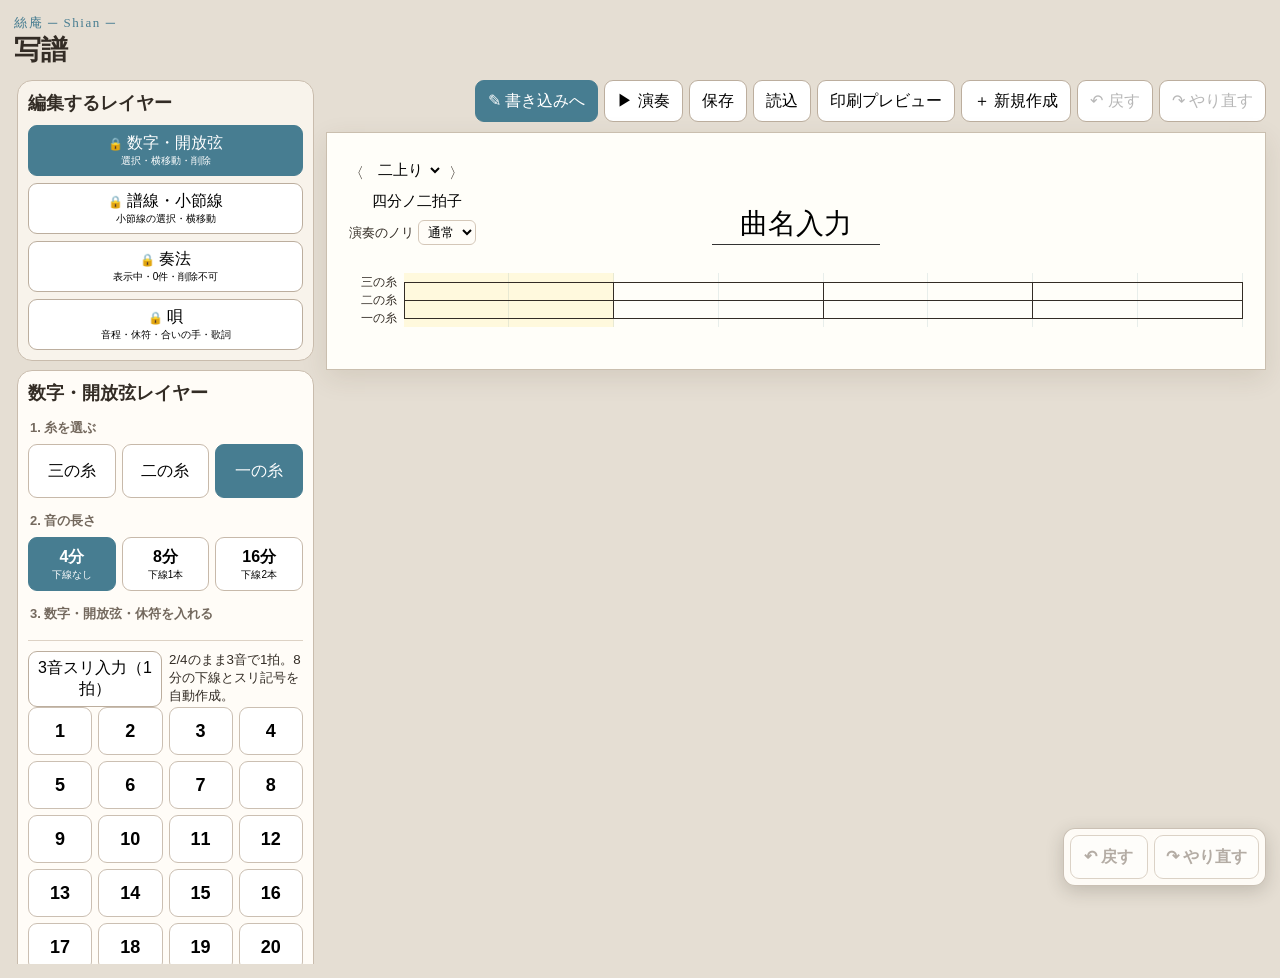
<file: index.html>
<!doctype html>
<html lang="ja">
<head>
  <meta charset="utf-8">
  <meta name="viewport" content="width=device-width,initial-scale=1">
  <title>絲庵 文化譜入力</title>
  <link rel="preload" href="./fonts/BIZUDPMincho-Regular.ttf" as="font" type="font/ttf" crossorigin>
  <link rel="preload" href="./fonts/851MkPOP_101.ttf" as="font" type="font/ttf" crossorigin>
  <!-- 歌詞・コメント専用。数字・奏法記号は既存フォントのまま。 -->
  <link rel="preload" href="./fonts/KosugiMaru-Regular.ttf" as="font" type="font/ttf" crossorigin>
  <style>
    @font-face{font-family:"Shian Score BIZ UDPMincho";src:url("./fonts/BIZUDPMincho-Regular.ttf") format("truetype");font-weight:400;font-style:normal;font-display:block}
    @font-face{font-family:"Shian 851 MkPOP";src:url("./fonts/851MkPOP_101.ttf") format("truetype");font-weight:400;font-style:normal;font-display:block}
    @font-face{font-family:"Kosugi Maru";src:url("./fonts/KosugiMaru-Regular.ttf") format("truetype");font-weight:400;font-style:normal;font-display:block}
    .annotation-item.text-item:not(.symbol-item) text{font-family:"Kosugi Maru","BIZ UDゴシック","Yu Gothic",sans-serif}
    body .lyrics-input,body .lyrics-display{font-family:"Kosugi Maru","BIZ UDゴシック","Yu Gothic",sans-serif;font-size:var(--screen-lyrics-size,17px)}
    .note:not(.rest) b{font-family:"Shian 851 MkPOP","Shian Score BIZ UDPMincho","BIZ UDPMincho",serif;font-size:calc(var(--digit-size,17px) * var(--screen-score-scale,1))}
    .note.open-note b{font-size:calc(var(--digit-size,17px) * var(--screen-score-scale,1) * 1.07)}
    :root{--ink:#332c25;--blue:#477d91;--pale:#e9f3f5;--yellow:#f5df84;--paper:#fffef9}
    .annotation-boundary-space{display:block;height:var(--annotation-boundary-gap,0px)}
    *{box-sizing:border-box}body{margin:0;background:#e5ded3;color:var(--ink);font-family:"Yu Gothic",sans-serif}
    button,input,textarea{font:inherit}button{cursor:pointer}.app{max-width:1100px;margin:auto;padding:14px}main.app{display:flex;flex-direction:column}
    .head{display:flex;justify-content:space-between;align-items:end;gap:10px}h1{margin:0;font:600 27px serif}
    .brand{margin:0;color:var(--blue);font:13px serif;letter-spacing:.12em}.actions{display:flex;flex-wrap:wrap;gap:6px}
    .actions button,.move button,.layout-controls button{min-height:42px;border:1px solid #bcae9e;border-radius:9px;background:#fff;padding:8px 12px}
    .paper{position:relative;margin-top:12px;padding:24px 22px 34px;background:var(--paper);border:1px solid #cabfaf;box-shadow:0 8px 25px #46331d1c;overflow:hidden}
    .paper.preview-mode .score-scroll{overflow:visible}
    .paper.preview-mode .score{width:100%;min-width:0}
    .paper.preview-mode .measure{min-width:0;width:auto;flex:var(--measure-grow,1) 1 0}
    .paper.preview-mode .string{grid-template-columns:repeat(var(--meter-columns,8),minmax(0,1fr))}
    .paper.annotating{touch-action:none}.annotation-underlay-svg,.annotation-svg{position:absolute;inset:0;width:100%;height:100%;pointer-events:none}.annotation-underlay-svg{z-index:0}.annotation-svg{z-index:8}.paper>.meta,.paper>#scoreArea{position:relative;z-index:1}.paper.annotating .annotation-svg{pointer-events:auto}
    .annotation-svg text{font-family:"Yu Gothic","Noto Sans JP",sans-serif;font-stretch:normal}.annotation-item{pointer-events:stroke}.annotation-item.text-item{pointer-events:all}.annotation-item.selected,.annotation-item.range-selected{filter:drop-shadow(0 0 4px #f2c500)}
    .meta{display:grid;grid-template-columns:1fr 2fr 1fr;align-items:end;font:15px serif}.score-meta{display:flex;align-items:flex-end;gap:6px;flex-wrap:wrap}.score-meta select,.score-meta input{border:0;background:transparent;font:15px serif;padding:4px}.score-meta input{width:9em;text-align:left}.meta span:last-child{text-align:right}
    .meta input{border:0;background:none;text-align:center;font:28px serif;min-width:0}.score-meta #meter{font-size:15px}.rhythm-feel-control{display:flex;align-items:center;gap:4px;white-space:nowrap;font:13px serif}.rhythm-feel-control select{border:1px solid #d4c7b8;border-radius:6px;background:#fffdf8;padding:3px 5px;font:13px serif}.meta #title{justify-self:center;width:8em;max-width:100%;box-sizing:border-box;border-bottom:1px solid #333;padding:4px 1em}
    .staff{margin-top:28px}.staff.has-song-content{margin-top:42px}.lyrics-row{display:grid;grid-template-columns:55px minmax(0,1fr);margin-top:calc(8px * var(--screen-score-scale,1))}.lyrics-label{padding-right:7px;color:#725f4d;font:12px/var(--screen-lyrics-height,32px) serif;text-align:right}.lyrics-field{position:relative;min-width:0;height:calc(var(--screen-lyrics-height,32px) + var(--lyrics-extra-height,0px))}.lyrics-input{position:relative;z-index:2;display:block;box-sizing:border-box;width:100%;height:100%;margin:0;padding:calc(5px * var(--screen-score-scale,1)) 8px;border:0;border-bottom:1px solid #bcae9e;border-radius:0;overflow:hidden;resize:none;background:transparent;color:transparent;caret-color:var(--ink);font-family:"Kosugi Maru","BIZ UDゴシック","Yu Gothic",sans-serif;font-size:var(--screen-lyrics-size,17px);line-height:var(--screen-lyrics-line-step,22px);letter-spacing:normal;text-align:left;white-space:pre}.lyrics-input:focus{outline:2px solid rgba(215,146,65,.28);outline-offset:1px}.lyrics-display{position:absolute;z-index:1;top:calc(5px * var(--screen-score-scale,1));height:calc(var(--screen-lyrics-line-step,22px) + var(--lyrics-extra-height,0px));display:block;color:var(--ink);font-family:"Kosugi Maru","BIZ UDゴシック","Yu Gothic",sans-serif;font-size:var(--screen-lyrics-size,17px);line-height:var(--screen-lyrics-line-step,22px);pointer-events:none}.lyrics-glyph{position:absolute;top:0;transform:translateX(-50%);white-space:pre}.lyrics-mode-toggle{display:flex;align-items:center;gap:8px}.lyrics-mode-toggle input{width:18px;height:18px}
    .vocal-row{display:grid;grid-template-columns:55px minmax(0,1fr);margin-top:2px;min-height:34px}.vocal-label{padding:2px 7px 0 0;color:#725f4d;font:11px/30px serif;text-align:right}.vocal-score{display:flex;min-width:0}.vocal-measure{position:relative;display:grid;grid-template-columns:repeat(var(--meter-columns,8),minmax(0,1fr));flex:var(--measure-grow,384) 1 0;min-width:0;height:34px;border-left:1px solid transparent}.vocal-cell{min-width:0;border:0;background:transparent;padding:0}.vocal-cell.cursor{background:rgba(71,125,145,.10);box-shadow:inset 0 0 0 1px rgba(71,125,145,.28)}.vocal-note{position:relative;z-index:2;grid-row:1;align-self:start;justify-self:center;display:flex;flex-direction:column;align-items:center;min-width:18px;height:34px;border:0;background:transparent;padding:0;color:var(--vocal-color,var(--ink));font-family:Arial,sans-serif;line-height:1;transform:translateX(var(--vocal-x,0px));touch-action:none;cursor:ew-resize}.vocal-note.selected{outline:2px solid #c9a927;border-radius:4px}.vocal-note-value{position:relative;display:block;min-width:15px;height:18px;font-size:14px;font-weight:600;text-align:center}.vocal-note.d2 .vocal-note-value::after,.vocal-note.d1 .vocal-note-value::after{content:"";position:absolute;left:50%;bottom:0;width:14px;transform:translateX(-50%);border-top:1.4px solid currentColor}.vocal-note.d1 .vocal-note-value::before{content:"";position:absolute;left:50%;bottom:3px;width:14px;transform:translateX(-50%);border-top:1.4px solid currentColor}.vocal-note.kind-rest .vocal-note-value{font-size:19px;font-weight:700}.vocal-note.kind-interjection .vocal-note-value{font-family:"Yu Gothic",sans-serif}.vocal-string-mark{display:block;height:10px;font-size:10px;letter-spacing:1px;line-height:9px}.vocal-controls{display:grid;gap:12px}.vocal-controls .nums{grid-template-columns:repeat(4,minmax(0,1fr))}.vocal-extras{display:grid;grid-template-columns:repeat(2,minmax(0,1fr));gap:6px}.vocal-extras button{min-height:50px;border:1px solid #cbbfb2;border-radius:9px;background:#fff;font-weight:700}.vocal-extras button:active{background:#fff2ac}.vocal-visibility{display:grid;gap:7px;padding:9px;border-radius:9px;background:var(--pale)}.vocal-visibility label{display:flex;align-items:center;gap:8px;font-size:13px}.vocal-visibility input{width:18px;height:18px}
    .note.vocal-anchor-selected{outline:2px solid #477d91;border-radius:4px;background:rgba(71,125,145,.10)}.vocal-link-guide{position:absolute;z-index:18;height:2px;pointer-events:none;transform-origin:left center;background:repeating-linear-gradient(to right,#477d91 0 4px,transparent 4px 7px);opacity:.75}.vocal-link-guide::before{content:"";position:absolute;left:-3px;top:-3px;width:8px;height:8px;border-radius:50%;background:#477d91}
    .score-wrap{display:grid;grid-template-columns:55px minmax(0,1fr)}.staff.has-hanma .score{padding-bottom:28px}.labels{display:grid;grid-template-rows:repeat(3,18px);font:12px/18px serif;text-align:right;padding-right:7px}
    .score-scroll{min-width:0;overflow:visible}
    .score{position:relative;display:flex;width:100%;min-width:0}.measure{--row-height:18px;--note-size:14px;--note-scale-x:1;--rhythm-width:14px;--hanma-gap:6px;display:grid;grid-template-rows:repeat(3,var(--row-height));flex:var(--measure-grow,1) 1 0;width:auto;min-width:0;border-left:0;position:relative}.measure.hanma{min-width:0}.measure-selector{position:absolute;z-index:1;inset:0;border:0;background:transparent;padding:0}.hanma-label{position:absolute;z-index:6;left:0;right:0;top:calc(var(--row-height) * 2.5 + var(--hanma-gap));height:18px;color:var(--ink);font:12px/18px serif;text-align:center;white-space:nowrap;pointer-events:none;overflow:visible}
    .tuplet-layer{position:absolute;z-index:10;left:0;top:-28px;width:100%;height:82px;overflow:visible;pointer-events:none}.tuplet-item{pointer-events:all;cursor:pointer}.tuplet-item path{fill:none;stroke:#222;stroke-width:1.5;stroke-linecap:round}.tuplet-item text{fill:#222;font:700 13px/1 Arial;text-anchor:middle;paint-order:stroke fill;stroke:var(--paper);stroke-width:4px}.tuplet-item.selected path{stroke:var(--blue);stroke-width:2.5}.tuplet-item.selected text{fill:var(--blue)}.note.tuplet-start b,.note.slur-start b{outline:2px solid #477d91;outline-offset:3px}
    .measure:last-child{border-right:0}.measure.on{background:#fff9dd}.measure.playback-active{box-shadow:inset 0 0 0 3px rgba(201,169,39,.72);background:#fff9dd}.string{display:grid;grid-template-columns:repeat(var(--meter-columns,8),minmax(0,1fr));position:relative}
    .note-hold{position:absolute;z-index:4;left:var(--hold-left);top:calc(50% + 7px);width:var(--hold-width);height:12px;min-width:1px;border:0;border-radius:0;background:transparent;padding:0;touch-action:manipulation;cursor:pointer}.note-hold::before{content:"";position:absolute;left:0;right:0;top:50%;border-top:1.7px solid var(--hold-color,#222);pointer-events:none}.note-hold.selected::before,.note-hold:focus-visible::before{border-top-width:3px;border-color:#c9a927}
    .note-hold-tools{display:flex;align-items:center;gap:8px;margin-top:8px}.note-hold-tools button{min-height:42px;border:1px solid #bcae9e;border-radius:9px;background:#fff;padding:8px 12px;font-weight:700}.note-hold-tools small{color:#75695d;line-height:1.5}
    .barline-handle{position:absolute;z-index:7;top:calc(var(--row-height)/2);bottom:calc(var(--row-height)/2);left:-18px;width:36px;border:0;background:transparent;touch-action:none;cursor:ew-resize}.barline-handle::after{content:"";position:absolute;left:17px;top:0;bottom:0;border-left:1.5px solid var(--ink)}.barline-handle:hover::after,.barline-handle:focus-visible::after,.barline-handle.selected::after{border-left:4px solid #c9a927}.measure:first-child>.barline-handle,.measure:last-child::after{content:"";position:absolute;z-index:6;top:calc(var(--row-height)/2);bottom:calc(var(--row-height)/2);border-left:1.5px solid var(--ink)}.measure:first-child>.barline-handle{cursor:pointer}.measure:last-child::after{right:0}
    /* 段末記号はSVG外枠ではなく、実際に見える外側線を譜線終端へ合わせる。 */
    .barline-handle.endline-handle{left:auto;right:-3px;cursor:pointer}
    .barline-handle.endline-handle::after{left:auto;right:0}
    .barline-handle.endline-handle .bar-symbol{left:auto;right:0}
    .measure:first-child>.barline-handle .bar-symbol{left:18px}
    .measure:first-child>.barline-handle[data-kind="repeat-start"] .bar-symbol{left:13px}
    .barline-handle.endline-handle[data-kind="repeat-end"] .bar-symbol{left:auto;right:0}
    .measure.custom-end::after{display:none}
    .string::before{content:"";position:absolute;z-index:0;left:0;right:0;top:50%;border-top:1px solid var(--ink);pointer-events:none}
    .cell{border:0;background:none;padding:0;min-width:0}.cell:nth-child(4n){border-right:1px solid #477d9120}.cell.cursor{background:rgba(71,125,145,.10);box-shadow:inset 0 0 0 1px rgba(71,125,145,.28)}
    .note{z-index:2;grid-row:1;align-self:center;justify-self:center;position:relative;top:0;width:max-content;height:14px;border:0;background:none;padding:0;cursor:ew-resize;overflow:visible;touch-action:none}.note.moving b,.note.range-selected b{outline:2px solid #c9a927;border-radius:4px}.note b{display:inline-block;min-width:12px;background:transparent;padding:0 1px;font:400 var(--note-size)/14px "Shian Score BIZ UDPMincho","BIZ UDPMincho",serif;font-synthesis:none;text-align:center;white-space:nowrap;color:var(--note-color,#222);-webkit-text-stroke:.3px var(--paper);paint-order:stroke fill}
    .range-selection-box{position:fixed;z-index:10000;border:2px solid #477d91;background:rgba(71,125,145,.14);pointer-events:none}.range-selection-count{margin-left:6px;color:#285366;font-weight:700}.paper.range-select-mode,.paper.range-select-mode *{-webkit-user-select:none!important;user-select:none!important}.paper.range-moving{cursor:grabbing}
    .measure.on .note b{background:transparent}.note.d2:not(.rest)::after,.note.d1:not(.rest)::after{content:"";position:absolute;z-index:3;left:50%;top:14px;bottom:auto;width:14px;transform:translateX(-50%);border-top:1.5px solid currentColor;pointer-events:none}.note.d1:not(.rest)::after{height:3px;border-bottom:1.5px solid currentColor}.note.rest.d2::after,.note.rest.d1::after{content:"";position:absolute;z-index:3;left:50%;top:calc(50% + 6px);width:14px;height:0;transform:translateX(-50%);border-top:1.5px solid currentColor;pointer-events:none}.note.rest.d1::after{height:3px;border-bottom:1.5px solid currentColor}.note{position:relative}.note.rest b,.note.rest.d4 b,.note.rest.d2 b,.note.rest.d1 b{font-family:Arial,sans-serif;font-size:var(--note-size);line-height:14px}
    .panel{margin-top:14px;padding:16px;background:#fffcf7;border:1px solid #c9bcad;border-radius:15px}.layout-bar{display:flex;justify-content:space-between;gap:12px;margin-bottom:12px;padding-bottom:12px;border-bottom:1px solid #ddd2c5}
    .layout-controls{display:flex;flex-wrap:wrap;align-items:center;gap:5px}.layout-controls strong{min-width:82px;text-align:center}.layout-controls button[aria-label]{width:42px;padding:6px;font-size:20px}
    .status{display:flex;justify-content:space-between;align-items:center;gap:8px;background:var(--pale);padding:10px;border-radius:10px}.status.status-bottom{margin-top:12px}.status strong{display:block;color:#285366}
    .keyboard-help-label{display:block;width:max-content;margin:14px 0 7px;padding:0;border:0;background:transparent;color:#285f75;font-size:15px;font-weight:700;line-height:1.5;text-decoration:underline;text-decoration-thickness:1.5px;text-underline-offset:4px;cursor:pointer}
    .move{display:flex;gap:5px}.move .del{color:#9d4036}.controls{display:grid;grid-template-columns:1fr 1.3fr;gap:14px;margin-top:14px}fieldset{border:0;padding:0;margin:0}legend{font-size:13px;font-weight:bold;color:#74695e;margin-bottom:7px}
    .seg{display:grid;grid-template-columns:repeat(3,1fr);gap:6px}.seg button{min-height:54px;border:1px solid #c7b9aa;border-radius:9px;background:white}.seg button.on{background:var(--blue);color:white;border-color:var(--blue)}.seg small{display:block;font-size:10px}
    .nums{display:grid;grid-template-columns:repeat(11,1fr);gap:6px}.nums button,.rests button{min-height:48px;background:white;border:1px solid #cbbfb2;border-radius:9px;font-size:18px;font-weight:bold}.nums button:active,.rests button:active{background:#fff2ac}
    .rests{display:grid;grid-template-columns:repeat(4,1fr);gap:6px;margin-top:6px}.rests button{font-size:15px}.rests .mark,.rests button[data-rest="4"] .mark,.rests button[data-rest="2"] .mark,.rests button[data-rest="1"] .mark{display:block;position:relative;width:20px;margin:0 auto 2px;font:20px/1.1 Arial,sans-serif}.rests button[data-v="0"] .mark{font-family:"Shian Score BIZ UDPMincho","BIZ UDPMincho",serif;font-weight:400;font-synthesis:none}.rests button[data-rest="2"] .mark::after,.rests button[data-rest="1"] .mark::after{content:"";position:absolute;left:50%;top:21px;width:14px;height:0;transform:translateX(-50%);border-top:1.5px solid currentColor}.rests button[data-rest="1"] .mark::after{height:3px;border-bottom:1.5px solid currentColor}
    .part-tools{display:flex;flex-wrap:wrap;gap:7px;margin-top:10px;padding-top:10px;border-top:1px solid #ddd2c5}.part-tools button{min-height:48px;min-width:92px;border:1px solid #bcae9e;border-radius:9px;background:#fff;padding:6px 10px}.part-tools button.on{background:var(--blue);color:#fff;border-color:var(--blue)}.part-preview{display:block;height:25px;margin:auto}.score-part{position:absolute;z-index:5;left:50%;top:50%;height:calc(var(--row-height)*2);width:34px;padding:0;border:0;background:transparent;transform:translate(-50%,-50%);touch-action:manipulation;cursor:pointer}.score-part.selected{filter:drop-shadow(0 0 3px #c9a927)}.score-part svg{display:block;width:100%;height:100%;overflow:visible}.barline-handle .bar-symbol{position:absolute;left:9px;top:0;width:18px;height:100%;pointer-events:none;overflow:visible}.barline-handle[data-kind]:not([data-kind="single"])::after{display:none}.barline-handle.selected .bar-symbol{filter:drop-shadow(0 0 3px #c9a927)}
    .bottom{display:flex;justify-content:space-between;align-items:center;margin-top:12px;font-size:12px;color:#766b60}.clear{border:1px solid #d1aaa1;border-radius:9px;background:#fff;color:#9d4036;padding:9px}
    .editor-switcher,.layer-panel,.note-color-panel{margin-top:12px;padding:14px;background:#f8f3eb;border:1px solid #c9bcad;border-radius:15px}.editor-switcher h2,.editor-panel-title{margin:0;font:600 18px serif}.layer-top,.layer-switches,.draw-tools,.colors,.edit-tools,.color-settings{display:flex;align-items:center;flex-wrap:wrap;gap:7px}.layer-top{justify-content:space-between}
    .layer-switches{margin-top:10px}.layer-chip,.draw-tools button,.layer-top button{min-height:46px;border:1px solid #bcae9e;border-radius:9px;background:#fff;padding:7px 13px}.layer-chip{flex:1 1 190px}.layer-chip.on,.draw-tools button.on{background:#477d91;color:#fff;border-color:#477d91}.layer-chip.hidden{text-decoration:line-through;opacity:.58}.layer-chip small{display:block;font-size:10px}
    body.score-page[data-score-layer="notes"] .barline-handle,body.score-page[data-score-layer="vocal"] .barline-handle{pointer-events:none}
    body.score-page[data-score-layer="vocal"] .note{z-index:9;cursor:pointer}
    body.score-page[data-score-layer="staff"] .note,body.score-page[data-score-layer="staff"] .cell{pointer-events:none}body.score-page:not([data-score-layer="staff"]) .measure-selector{pointer-events:none}
    body.score-page[data-score-layer="technique"] #scoreArea{pointer-events:none}
    body.score-page .editor-panel{display:none}
    body.score-page[data-score-layer="technique"] .editor-panel[data-editor-panel~="technique"],body.score-page[data-score-layer="notes"] .editor-panel[data-editor-panel~="notes"],body.score-page[data-score-layer="staff"] .editor-panel[data-editor-panel~="staff"],body.score-page[data-score-layer="vocal"] .editor-panel[data-editor-panel~="vocal"]{display:block}
    body.score-page[data-score-layer="notes"] .staff-only,body.score-page[data-score-layer="staff"] .notes-only{display:none!important}
    .draw-tools{margin-top:12px;padding-top:12px;border-top:1px solid #ddd2c5}.colors{margin-left:auto}.color{width:38px;height:38px!important;min-height:38px!important;border-radius:50%!important;padding:0!important;background:var(--c)!important}.color.on{outline:3px solid #fff;box-shadow:0 0 0 3px #477d91}.layer-help{margin:8px 0 0;font-size:12px;color:#75695d}
    .edit-tools,.color-settings,.symbol-position,.slur-width-controls{margin-top:9px}.edit-tools button,.color-settings button,.color-settings select,.color-settings input,.symbol-position button,.slur-width-controls button{min-height:42px;border:1px solid #bcae9e;border-radius:9px;background:#fff;padding:7px 11px}.edit-tools button:disabled,.slur-width-controls button:disabled{opacity:.45}.color-settings label{display:flex;align-items:center;gap:6px;font-size:13px}.color-settings input[type=color]{width:48px;padding:3px}.note-color-panel h2{margin:0 0 8px;font:600 18px serif}.note-color-panel p{margin:7px 0 0;font-size:12px;color:#75695d}.symbol-position,.slur-width-controls{display:flex;align-items:center;gap:7px;flex-wrap:wrap}.symbol-position button.on{background:#795548;color:#fff;border-color:#795548}.slur-width-controls[hidden]{display:none}
    dialog{width:min(92vw,480px);border:1px solid #bbaea0;border-radius:16px;padding:0;box-shadow:0 18px 50px #0005}dialog::backdrop{background:#332c2588}
    .dialog-body{padding:22px}.dialog-body h2{margin:0 0 8px;font:600 24px serif}.dialog-body p{margin:0 0 18px;color:#6d6257}.form-grid{display:grid;grid-template-columns:1fr 1fr;gap:12px}
    .form-grid label{font-size:13px;font-weight:bold}.form-grid input{width:100%;margin-top:6px;padding:11px;border:1px solid #bcae9e;border-radius:9px;font-size:18px}.dialog-actions{display:flex;justify-content:flex-end;gap:8px;margin-top:20px}
    .dialog-actions button{min-height:44px;padding:9px 18px;border:1px solid #bcae9e;border-radius:9px;background:#fff}.dialog-actions .primary{background:var(--blue);color:#fff;border-color:var(--blue)}
    .keyboard-help{width:min(92vw,560px);max-height:88vh;overflow:auto}.keyboard-help section+section{margin-top:19px;padding-top:17px;border-top:1px solid #ddd2c5}.keyboard-help h2{margin:0 0 16px}.keyboard-help h3{margin:0 0 8px;font:600 19px serif;color:#285366}.keyboard-help p{margin:0 0 8px;line-height:1.75}.keyboard-help code{font-family:Consolas,"Courier New",monospace;font-weight:700;color:#332c25}.keyboard-examples{display:grid;gap:7px;margin:10px 0 0;padding:0;list-style:none}.keyboard-examples li{padding:9px 11px;border-radius:8px;background:var(--pale);line-height:1.55}.keyboard-help ul:not(.keyboard-examples),.keyboard-help ol{margin:8px 0 0;padding-left:1.35em;line-height:1.75}
    .print-options{display:grid;gap:10px;margin-top:14px}.print-options label{display:flex;align-items:center;gap:8px;font-weight:600}.print-options input[type=text]{width:100%;padding:10px;border:1px solid #bcae9e;border-radius:9px}.print-plan{margin:10px 0 0;padding:10px;border-radius:9px;background:var(--pale);font-weight:600;color:#285366}.print-error{min-height:1.5em;margin:7px 0 0;color:#9d4036;font-size:13px}.manual-print[hidden]{display:none}
    .page-link{display:inline-flex;align-items:center;justify-content:center;min-height:42px;border:1px solid #477d91;border-radius:9px;background:#477d91;color:#fff;padding:8px 12px;text-decoration:none}
    .symbol-tools{display:flex;align-items:center;flex-wrap:wrap;gap:6px}.symbol-tools button{min-width:48px;min-height:42px;border:1px solid #bcae9e;border-radius:9px;background:#fff;padding:4px 7px;font-size:13px;line-height:1.2}.symbol-tools button.on{background:#477d91;color:#fff}.symbol-tools .roman{font-family:"Yu Mincho","Times New Roman",serif;font-size:18px}.layer-chip.fixed::before{content:"🔒 ";font-size:12px}.annotation-item.symbol-item text{font-family:"Yu Mincho","Times New Roman",serif;font-weight:700}
    body.annotation-page .panel,body.annotation-page .note-color-panel,body.annotation-page #newScore,body.annotation-page #undo,body.annotation-page #redo{display:none}
    body.annotation-page #scoreArea{pointer-events:none}
    body.score-page .head{order:0}
    .base-layer-note{margin:8px 0 0;color:#75695d;font-size:12px}
    /* v90: 300pxの操作列を固定し、文化譜領域だけを横スクロールする。 */
    .app{width:100%;max-width:none;margin-left:auto;margin-right:auto}
    .workspace-shell{display:grid;grid-template-columns:300px minmax(0,1fr);gap:12px;align-items:start;width:100%;margin-top:12px}
    .score-viewport{grid-column:2;grid-row:1;min-width:0;width:100%;overflow:visible;padding-bottom:8px}
    .score-toolbar{display:flex;justify-content:flex-end;align-items:center;flex-wrap:wrap;gap:6px;width:100%;min-width:0;margin:0 0 10px;box-sizing:border-box}
    .score-toolbar button,.score-toolbar .page-link{min-height:42px}
    .score-viewport>.paper{margin-top:0;width:100%;min-width:0;max-width:none;box-sizing:border-box}
    .tool-rail{grid-column:1;grid-row:1;min-width:0;position:sticky;top:8px;max-height:calc(100vh - 16px);overflow:auto;padding-left:3px}
    .tool-rail>.editor-switcher,.tool-rail>.editor-panel{margin-top:0;margin-bottom:9px;padding:10px}
    .tool-rail .editor-switcher h2,.tool-rail .editor-panel h2{margin-bottom:7px}
    .tool-rail .layer-switches{align-items:stretch;flex-direction:column}
    .tool-rail .layer-chip{flex:0 0 auto;width:100%}
    .tool-rail .layer-top{align-items:stretch;flex-direction:column}
    .tool-rail .layer-top>div{display:flex;flex-wrap:wrap;gap:7px}
    .tool-rail .draw-tools,.tool-rail .edit-tools,.tool-rail .color-settings,.tool-rail .symbol-position,.tool-rail .slur-width-controls{align-items:stretch}
    .tool-rail .colors{margin-left:0}
    .tool-rail .symbol-tools{display:grid;grid-template-columns:repeat(3,minmax(0,1fr))}
    .tool-rail .symbol-tools button{min-width:0}
    .tool-rail .controls{grid-template-columns:1fr}
    .tool-rail .nums{grid-template-columns:repeat(4,minmax(0,1fr))}
    .tool-rail .rests{grid-template-columns:repeat(2,minmax(0,1fr))}
    .tool-rail .part-tools{display:grid;grid-template-columns:repeat(2,minmax(0,1fr))}
    .tool-rail .part-tools button{min-width:0}
    .tool-rail .layout-bar,.tool-rail .status,.tool-rail .bottom{align-items:stretch;flex-direction:column}
    .tool-rail .move{flex-wrap:wrap}
    .tool-rail .move button{flex:1 1 44%}
    .tool-rail button{padding-left:7px;padding-right:7px}
    @media(max-width:899px){.app{width:auto;max-width:1100px}.workspace-shell{width:auto;grid-template-columns:1fr}.score-viewport,.tool-rail{grid-column:auto;grid-row:auto}.score-viewport{width:auto;overflow:visible;padding-bottom:0}.score-toolbar{width:auto;min-width:0}.score-viewport>.paper{width:auto;min-width:0}.tool-rail{position:static;max-height:none;overflow:visible;padding-left:0}.tool-rail .symbol-tools{display:flex}.tool-rail .controls{grid-template-columns:1fr 1.3fr}.tool-rail .nums{grid-template-columns:repeat(11,1fr)}.tool-rail .rests{grid-template-columns:repeat(4,1fr)}.tool-rail .part-tools{display:flex}}
    @media print{.workspace-shell{display:block;margin:0}.score-viewport{display:block;width:auto;overflow:visible;padding:0}.score-toolbar,.tool-rail{display:none!important}}
    @media(max-width:650px){.app{padding:9px}.head{align-items:start;flex-direction:column}.actions{width:100%}.actions button{flex:1}.paper{padding:17px 8px 24px}.meta{grid-template-columns:1fr;gap:5px;text-align:center}.meta span:last-child{text-align:center}.meta input{font-size:24px}.staff{margin-top:22px}.score-wrap{grid-template-columns:42px minmax(0,1fr)}.staff-head{margin-left:42px}.labels{padding-right:4px;font-size:11px}.panel{padding:12px}.layout-bar,.status{align-items:stretch;flex-direction:column}.layout-controls{justify-content:center}.controls{grid-template-columns:1fr}.tool-rail .nums{grid-template-columns:repeat(5,minmax(0,1fr))}.tool-rail .nums button{min-width:0;min-height:54px}.tool-rail .rests{grid-template-columns:repeat(2,minmax(0,1fr))}.tool-rail .rests button{min-width:0}.bottom{align-items:stretch;flex-direction:column;gap:8px}.form-grid{grid-template-columns:1fr}.colors{margin-left:0}.draw-tools button{flex:1 0 28%}.score-viewport{width:100%;overflow:visible}.score-viewport>.paper{width:100%;min-width:0;max-width:none;zoom:1}.score-toolbar{width:auto;min-width:0}}
    @page{size:A4 portrait;margin:7mm}
    @media print{html,body{width:210mm}body{background:#fff}.app{max-width:none;padding:0}.head,.panel,.layer-panel,.editor-switcher,.note-color-panel,dialog{display:none!important}.paper{border:0;box-shadow:none;margin:0;padding:0;overflow:visible}.score-scroll{overflow:visible}.score{width:100%}.measure{--row-height:var(--print-row-height,34px);min-width:0!important;width:auto;flex:var(--print-measure-grow,1) 1 0}.labels{grid-template-rows:repeat(3,var(--print-row-height,34px));line-height:var(--print-row-height,34px)}.staff{margin-top:var(--print-staff-gap,28px);break-inside:avoid}.staff.print-page-start{break-before:page;padding-top:0}.note{height:calc(var(--print-row-height,34px) * .94)}.note b{font-size:var(--print-note-size,25px);line-height:calc(var(--print-note-size,25px) * 1.2)}.cell:nth-child(4n){border-right:0!important}.cell.cursor{background:none!important;box-shadow:none!important}.measure.on{background:transparent!important}.measure.on .note b{background:var(--paper)!important}.annotation-item.selected,.score-part.selected,.barline-handle.selected .bar-symbol{filter:none!important}.note.moving b{outline:0!important}.barline-handle.selected::after{border-left-width:1.5px!important;border-left-color:var(--ink)!important}.meta{grid-template-columns:1fr 2fr 1fr}#tuning{-webkit-appearance:none;appearance:none;background-image:none;padding-right:4px}}
    .print-technique{display:none}
    @media print{.print-technique.oshi-bachi{left:calc(50% + var(--tech-x,0px))}}
    @media print{.measure{--row-height:18px!important}.labels{grid-template-rows:repeat(3,18px)!important;line-height:18px!important}.note{top:0!important;height:14px!important}.note b{font-size:var(--note-size)!important;line-height:14px!important}.annotation-item.symbol-item text{font-size:14px!important}.annotation-item.anchored-symbol{display:none!important}.annotation-item.anchored-symbol.finger-symbol{display:inline!important}.annotation-item.anchored-symbol.finger-symbol text{font-size:24px!important;font-weight:700!important}.print-technique{display:block;position:absolute;z-index:9;left:calc(50% + 6px + var(--tech-x,0px));top:calc(-22px + var(--tech-y,0px));width:var(--tech-width,42px);height:28px;overflow:visible;pointer-events:none;transform:translateX(-50%);color:var(--tech-color,#222)}.print-technique.below{top:calc(8px + var(--tech-y,0px))}.print-technique text{font-family:"Yu Mincho","Times New Roman",serif;font-size:14px;font-weight:700;fill:currentColor;text-anchor:middle}.print-technique path{fill:none;stroke:currentColor;stroke-width:1.5;stroke-linecap:round}}
    /* v50: 音符・音価線の座標指定をここだけに集約 */
    .measure{--row-height:18px;--note-height:14px}
    .note{align-self:stretch;position:relative;height:var(--row-height);line-height:0;appearance:none;-webkit-appearance:none}
    .note b,.note.open-note b{position:absolute;z-index:2;left:50%;top:50%;display:flex;align-items:center;justify-content:center;box-sizing:border-box;min-width:12px;height:var(--note-height);min-height:0;line-height:var(--note-height);transform:translate(-50%,-50%) scale(var(--note-scale-x,1),1.20);transform-origin:center center}.note.rest b{transform:translate(-50%,-50%) scaleX(var(--note-scale-x,1))}
    .note.d2:not(.rest)::after,.note.d1:not(.rest)::after{z-index:3;top:calc(50% + 9px);bottom:auto;width:var(--rhythm-width,14px);height:0}
    .note.d1:not(.rest)::after{height:3px}
    /* 唄数字の上に、歌詞線と重ならない固定スラー帯を確保する。 */
    .vocal-row{min-height:50px}.vocal-label{padding-top:17px}.vocal-score{position:relative}.vocal-measure{height:50px}.vocal-note{margin-top:16px}.vocal-note.slur-start{outline:2px solid #477d91;border-radius:4px}.vocal-slur-layer{position:absolute;z-index:4;left:0;top:2px;width:100%;height:16px;overflow:visible;pointer-events:none}.vocal-slur-layer path{fill:none;stroke:#222;stroke-width:1.4;stroke-linecap:round}
    @media print{
      /* 奏法が段境界・改ページ境界で欠けないよう、譜線の上側を段内領域として確保する。 */
      .staff{
        --print-technique-clearance:20px;
        margin-top:max(0px,calc(var(--print-staff-gap,28px) - var(--print-technique-clearance)))!important;
        padding-top:var(--print-technique-clearance)!important;
      }
      .staff.print-page-start{padding-top:var(--print-technique-clearance)!important}
      .measure{--row-height:18px!important;--note-height:14px!important}
      .note{align-self:stretch!important;height:var(--row-height)!important;line-height:0!important}
      .note b,.note.open-note b{left:50%!important;top:50%!important;height:var(--note-height)!important;min-height:0!important;line-height:var(--note-height)!important;transform:translate(-50%,-50%) scaleY(1.30)!important;transform-origin:center center!important}.note.rest b{transform:translate(-50%,-50%)!important}
      .note.d2:not(.rest)::after,.note.d1:not(.rest)::after{top:calc(50% + 11.1px)!important}
      .note.d1:not(.rest)::after{height:3px!important}
      /* 印刷奏法は四分音符の数字を基準に、全段で同じ位置へ強制配置する。 */
      .print-technique{
        left:50%!important;
        top:50%!important;
        height:var(--tech-height,24px)!important;
        transform:translate(-50%,calc(-100% + 5px))!important;
      }
      .print-technique.below{
        top:50%!important;
        transform:translate(-50%,5px)!important;
      }
      .annotation-item.anchored-symbol.finger-symbol{display:none!important}
      .print-technique.finger{display:flex!important;align-items:center;justify-content:center;width:42px!important;height:28px!important;font-family:"Yu Mincho","Times New Roman",serif;font-size:24px!important;font-weight:700!important;line-height:1!important;white-space:nowrap;transform:translate(-50%,calc(-100% - 2px))!important}
    }
    @media print{.range-selection-box{display:none!important}.annotation-item.range-selected{filter:none!important}.note.range-selected b{outline:0!important}}
    /* v74: 編集DOMを印刷しない。保存データから生成した独立した印刷面だけを出力する。 */
    .print-root{display:none}
    .player-modal[hidden]{display:none}.player-modal{position:fixed;z-index:10000;inset:0;display:grid;place-items:start;padding:6px;background:rgba(49,40,31,.34)}.player-dialog{position:relative;width:min(390px,calc(100vw - 12px));height:min(370px,calc(100vh - 12px));overflow:hidden;border:1px solid #bcae9e;border-radius:15px;background:#fffdf8;box-shadow:0 14px 42px rgba(42,32,22,.3)}.player-dialog iframe{display:block;width:100%;height:100%;border:0}.player-close{position:absolute;z-index:2;top:7px;right:8px;width:34px;height:34px;border:1px solid #ad9984;border-radius:50%;background:#fff;color:#4f4034;font-size:21px;line-height:1;cursor:pointer}body.player-modal-open{overflow:hidden;width:var(--player-layout-width,auto)}
    .floating-history-controls{position:fixed;z-index:9000;right:max(14px,env(safe-area-inset-right));bottom:max(14px,env(safe-area-inset-bottom));display:flex;gap:6px;padding:6px;border:1px solid rgba(139,121,101,.45);border-radius:12px;background:rgba(255,253,248,.94);box-shadow:0 5px 18px rgba(51,44,37,.2);backdrop-filter:blur(5px);-webkit-backdrop-filter:blur(5px);pointer-events:none}.floating-history-controls button{pointer-events:auto;min-height:44px;min-width:78px;padding:8px 11px;border:1px solid #ad9984;border-radius:9px;background:#fff;color:#4f4034;font-weight:700;white-space:nowrap;box-shadow:0 1px 3px rgba(51,44,37,.12)}.floating-history-controls button:disabled{opacity:.42;box-shadow:none}.floating-history-controls button:focus-visible{outline:3px solid rgba(71,125,145,.4);outline-offset:2px}body.player-modal-open .floating-history-controls{display:none}
    @media(max-width:650px){.floating-history-controls{right:max(7px,env(safe-area-inset-right));bottom:max(7px,env(safe-area-inset-bottom));gap:4px;padding:4px;border-radius:10px}.floating-history-controls button{min-width:66px;min-height:44px;padding:7px 8px;font-size:12px}}
    @media print{.floating-history-controls{display:none!important}}
    @media print{
      body>main.app{display:none!important}
      .print-root{display:none!important}
      .print-page{width:196mm;min-height:283mm;margin:0;break-after:page;page-break-after:always;overflow:hidden}
      .print-page:last-child{break-after:auto;page-break-after:auto}
      .print-meta{display:grid;grid-template-columns:1fr 2fr 1fr;align-items:end;height:34px;font:15px serif}
      .print-meta-left{display:flex;align-items:flex-end;gap:6px}.print-title{justify-self:center;padding:4px 1em;border-bottom:1px solid #333;font:28px serif;text-align:center}.print-summary{text-align:right}
      .print-staff{box-sizing:border-box;break-inside:avoid;page-break-inside:avoid;padding-top:24px}
      .print-score-wrap{display:grid;grid-template-columns:55px minmax(0,1fr)}
      .print-labels{display:grid;grid-template-rows:repeat(3,18px);padding-right:7px;font:12px/18px serif;text-align:right}
      .print-score{display:flex;min-width:0;width:100%}
      .print-measure{--print-capacity:8;position:relative;display:grid;grid-template-rows:repeat(3,18px);min-width:0;flex:var(--print-grow,1) 1 0}
      .print-string{position:relative;height:18px}.print-string::before{content:"";position:absolute;left:0;right:0;top:50%;border-top:1px solid var(--ink)}
      .print-measure:first-child::before,.print-measure:last-child::after{content:"";position:absolute;z-index:2;top:9px;bottom:9px;border-left:1.5px solid var(--ink)}
      .print-measure:first-child::before{left:0}.print-measure:last-child::after{right:0}.print-measure.custom-end::after{display:none}
      .print-barline{position:absolute;z-index:4;top:9px;bottom:9px;width:18px;color:var(--ink);transform:translateX(-50%)}
      .print-barline.start{left:0}.print-barline.end{right:0;transform:translateX(50%)}.print-barline svg{display:block;width:18px;height:100%;overflow:visible}
      .print-note{position:absolute;z-index:5;top:2px;left:var(--print-left);width:max-content;height:14px;transform:translateX(-50%);color:var(--note-color,#222)}
      .print-note-glyph{display:flex;align-items:center;justify-content:center;min-width:12px;height:14px;padding:0 1px;background:#fffef9;font:400 var(--print-note-size,14px)/14px "Shian Score BIZ UDPMincho","BIZ UDPMincho",serif;font-synthesis:none;white-space:nowrap;transform:scaleY(1.30);transform-origin:center center}
      .print-note.rest .print-note-glyph{font-family:Arial,sans-serif;transform:none}.print-note.d2::after,.print-note.d1::after{content:"";position:absolute;left:50%;top:18px;width:14px;transform:translateX(-50%);border-top:1.5px solid currentColor}.print-note.d1::after{height:3px;border-bottom:1.5px solid currentColor}
      .print-techniques{position:absolute;left:50%;top:0;transform:translateX(-50%);pointer-events:none}.print-technique-item{position:absolute;left:0;color:var(--tech-color,#222);white-space:nowrap;transform:translateX(-50%);font-family:"Yu Mincho","Times New Roman",serif;font-weight:700}
      .print-technique-item.above{bottom:18px}.print-technique-item.below{top:18px}.print-technique-item.finger{font-size:24px;line-height:1}.print-technique-item.symbol{font-size:14px}.print-technique-item.slur{width:var(--slur-width,42px);font-size:14px;text-align:center}.print-technique-item.slur::after{content:"";display:block;width:100%;height:8px;border-top:1.5px solid currentColor;border-radius:50%}
      .print-score-part{position:absolute;z-index:3;left:50%;top:50%;width:24px;height:36px;transform:translate(-50%,-50%)}.print-score-part svg{width:100%;height:100%;overflow:visible}
    }
    @media print{.measure.on .note b{background:transparent!important}}

    /* Shamisen dotted note: visual-only marker, keeping duration bars and glyph geometry unchanged. */
    .note.dotted:not(.rest)::before{content:"・";position:absolute;z-index:5;left:calc(50% + var(--shamisen-dot-gap,7px));top:calc(50% - 14px);width:12px;height:12px;font:700 11px/12px "Yu Mincho",serif;color:var(--note-color,#222);pointer-events:none}
    .print-note.dotted:not(.rest)::before{content:"・";position:absolute;z-index:6;left:calc(50% + var(--shamisen-dot-gap,7px));top:-6px;font:700 12px/14px "Yu Mincho",serif;color:var(--note-color,#222);pointer-events:none}
    .vocal-note.dotted .vocal-note-value{margin-right:4px}.vocal-note-value>.vocal-dot{position:absolute;left:calc(100% - 1px);top:-2px;font-size:12px;font-weight:700}.score-scroll{padding-top:28px;margin-top:-28px}.score{padding-bottom:8px;margin-bottom:0}
    body.triplet-selecting.score-page[data-score-layer="technique"] #scoreArea{pointer-events:auto}body.triplet-selecting.score-page[data-score-layer="technique"] #scoreArea .note{pointer-events:auto;cursor:pointer}
    @media screen and (min-width:900px){body.player-modal-open{overflow-y:auto;width:auto}
      /* PCの三連符入力は開始・終了音だけを操作可能にし、小節線の広いヒット領域は無効のまま保つ。 */
      body.triplet-selecting.score-page[data-score-layer="technique"] #scoreArea{pointer-events:none}
      body.triplet-selecting.score-page[data-score-layer="technique"] #scoreArea .note{pointer-events:auto;cursor:pointer}
      body.triplet-selecting.score-page[data-score-layer="technique"] #scoreArea .barline-handle{pointer-events:none}
      .staff{margin-top:calc(28px * var(--screen-score-scale,1))}.staff.has-song-content{margin-top:calc(42px * var(--screen-score-scale,1))}.score-scroll{padding-top:calc(28px * var(--screen-score-scale,1));margin-top:calc(-28px * var(--screen-score-scale,1))}.vocal-row{margin-top:calc(2px * var(--screen-score-scale,1));min-height:calc(50px * var(--screen-score-scale,1))}.vocal-label{padding-top:calc(17px * var(--screen-score-scale,1));line-height:calc(30px * var(--screen-score-scale,1))}.vocal-measure{height:calc(50px * var(--screen-score-scale,1))}.vocal-note{margin-top:calc(16px * var(--screen-score-scale,1));height:calc(34px * var(--screen-score-scale,1))}.vocal-slur-layer{top:calc(2px * var(--screen-score-scale,1));height:calc(16px * var(--screen-score-scale,1))}.note:not(.rest) b{transform:translate(-50%,-50%) scale(var(--note-scale-x,1),1.30)}
    }
    /* v159: 画面幅に応じ、段内部だけを上限付きで緩やかに拡大する。印刷面は対象外。 */
    @media screen{
      .measure{--row-height:var(--screen-row-height,18px);--note-height:var(--screen-note-height,14px)}
      .labels{grid-template-rows:repeat(3,var(--screen-row-height,18px));font-size:var(--screen-label-size,12px);line-height:var(--screen-row-height,18px)}
      .note.rest b,.note.rest.d4 b,.note.rest.d2 b,.note.rest.d1 b{font-size:calc(var(--note-size) * var(--screen-score-scale,1));line-height:var(--screen-note-height,14px)}
      .note.d2:not(.rest)::after,.note.d1:not(.rest)::after{top:calc(50% + var(--screen-rhythm-offset,9px))}
      /* 左右端線は操作ボタンの外枠では描かず、専用の疑似要素／SVGだけで描く。 */
      .barline-handle{top:calc(var(--row-height)/2);bottom:auto;height:calc(var(--row-height)*2)}
      .barline-handle::after{top:0;bottom:auto;height:100%}
      .measure:first-child>.barline-handle{left:-17px;border-left:0}
      .measure:last-child::after{display:none}.measure.playback-active{box-shadow:none!important;background:transparent!important}
      .barline-handle.endline-handle{right:0}
      .barline-handle .bar-symbol{top:0;bottom:auto;height:100%;overflow:visible}
    }

    /* 唄の三連符：3音の横位置は1拍幅を正確に三等分。通常音の配置は触らない。 */
    .vocal-row.has-vocal-triplets{min-height:64px}
    .vocal-row.has-vocal-triplets .vocal-measure{height:64px}
    .vocal-row.has-vocal-triplets .vocal-note{margin-top:30px}
    .vocal-row.has-vocal-triplets .vocal-slur-layer{top:16px}
    .vocal-note.vocal-triplet-note{justify-self:stretch;box-sizing:border-box;min-width:0;width:33.333333%;margin-left:var(--triplet-left,0%);}
    .vocal-triplet-mark{position:absolute;z-index:3;pointer-events:none;top:9px;left:0;height:25px;margin:0;min-width:0;border-top:1.5px solid currentColor;border-radius:50% 50% 0 0;color:#222;}
    .vocal-triplet-mark::after{content:"3";position:absolute;top:-9px;left:50%;transform:translateX(-50%);padding:0 4px;background:var(--paper,#fffef9);font:700 12px/14px Arial,sans-serif}
    @media screen and (min-width:900px){.vocal-row.has-vocal-triplets{min-height:calc(64px * var(--screen-score-scale,1))}.vocal-row.has-vocal-triplets .vocal-measure{height:calc(64px * var(--screen-score-scale,1))}.vocal-row.has-vocal-triplets .vocal-note{margin-top:calc(30px * var(--screen-score-scale,1))}.vocal-row.has-vocal-triplets .vocal-slur-layer{top:calc(16px * var(--screen-score-scale,1))}}
  </style>
  <link rel="stylesheet" href="./print-v2.css?v=248">
</head>
<body class="score-page">
<div id="printRoot" class="print-root" aria-hidden="true"></div>
<div id="printRootV2" class="shian-print-v2" aria-hidden="true"></div>
<div id="playerModal" class="player-modal" hidden role="dialog" aria-modal="true" aria-label="文化譜プレーヤー"><div class="player-dialog"><button id="closePlayer" class="player-close" type="button" aria-label="プレーヤーを閉じる">×</button><iframe id="scorePlayerFrame" title="文化譜プレーヤー" loading="eager"></iframe></div></div>
<nav class="floating-history-controls" aria-label="常時表示の編集履歴操作"><button id="floatingUndo" type="button" data-history-action="undo">↶ 戻す</button><button id="floatingRedo" type="button" data-history-action="redo">↷ やり直す</button></nav>
<main class="app">
  <header class="head"><div><p class="brand">絲庵 ─ Shian ─</p><h1>写譜</h1></div></header>
  <input id="scoreFileInput" type="file" hidden>
  <div class="workspace-shell">
  <div class="score-viewport" aria-label="文化譜表示領域">
  <div class="actions score-toolbar"><a class="page-link" href="./annotations.html">✎ 書き込みへ</a><button id="playScore" aria-label="入力中の文化譜を演奏">▶ 演奏</button><button id="saveScoreFile">保存</button><button id="loadScoreFile">読込</button><button id="printPreview">印刷プレビュー</button><button id="newScore">＋ 新規作成</button><button id="undo">↶ 戻す</button><button id="redo">↷ やり直す</button></div>
  <section class="paper">
    <svg id="annotationUnderlay" class="annotation-underlay-svg" aria-hidden="true"></svg>
    <div class="meta"><div class="score-meta"><span>〈</span><select id="tuning" aria-label="調弦"><option>本調子</option><option selected>二上り</option><option>三下り</option></select><span>〉</span><input id="meter" value="四分ノ二拍子" aria-label="拍子" title="2/4の形式で入力"><label class="rhythm-feel-control">演奏のノリ <select id="rhythmFeel" aria-label="演奏のノリ"><option value="normal">通常</option><option value="bounce">弾む</option></select></label></div><input id="title" value="曲名入力" aria-label="曲名"><span id="summary"></span></div>
    <div id="scoreArea"></div>
    <svg id="annotations" class="annotation-svg" aria-label="書き込みレイヤー"></svg>
  </section>
  </div>
  <aside class="tool-rail" aria-label="編集ツール">
  <section class="editor-switcher" aria-label="写譜レイヤー切り替え">
    <h2>編集するレイヤー</h2>
    <div id="layerSwitches" class="layer-switches"></div>
  </section>
  <section class="layer-panel editor-panel" data-editor-panel="technique">
    <div class="layer-top"><strong class="editor-panel-title">奏法レイヤー</strong><div><button id="toggleDrawing">奏法の配置・移動を開始</button><button id="deleteLayer" disabled>奏法レイヤー削除不可</button></div></div>
    <div id="drawTools" class="draw-tools">
      <button data-tool="select">選択・移動</button>
      <div id="colors" class="colors"></div>
      <div id="symbolTools" class="symbol-tools">
        <button data-symbol="ス" title="スクイ">スクイ<br>ス</button><button data-symbol="ハ" title="ハジキ">ハジキ<br>ハ</button><button data-symbol="スリ" title="スリ（下側に山形スラー）">スリ<br>⌒</button><button data-symbol="ウ" title="ウチ">ウチ<br>ウ</button><button data-symbol="押しバチ" title="対象音へ付ける押しバチ奏法">押しバチ<svg class="part-preview" viewBox="0 0 28 28" aria-hidden="true"><path d="M 8 24 V 6 H 24" fill="none" stroke="currentColor" stroke-width="2" stroke-linecap="square" stroke-linejoin="miter"/></svg></button><button data-symbol="ケ" title="消し">消し<br>ケ</button>
        <button class="roman" data-symbol="Ⅰ">Ⅰ</button><button class="roman" data-symbol="Ⅱ">Ⅱ</button><button class="roman" data-symbol="Ⅲ">Ⅲ</button><button id="tripletTool" title="開始音と終了音を選んで従来の三連符（3音＝1拍）を設定">三連符<br><small>⌒ 3</small></button><button id="shortTripletTool" title="16分音符3つを8分音符1つ分（0.5拍）で演奏する直角の三連符。始点と終点を選択します">三連符<br><small>┌3┐ 16分×3</small></button>
      </div>
    </div>
    <div class="edit-tools"><button id="nudgeLeft">← 左へ</button><button id="nudgeRight">右へ →</button><button id="nudgeUp">↑ 上へ</button><button id="nudgeDown">↓ 下へ</button><button id="clearTechniqueSelection">選択解除</button><button id="editComment" hidden>再編集</button><button id="deleteItem">選択した奏法記号を削除</button><button id="bringFront">最前面へ</button></div>
    <div class="symbol-position"><strong>配置位置</strong><button data-symbol-side="above">音の上</button><button data-symbol-side="below">音の下</button><small>初期設定は「上」です。選択中の部品にも適用できます。</small></div>
    <div id="slurWidthControls" class="slur-width-controls" hidden><strong>スリの⌒の長さ</strong><button id="slurShorter">− 短く</button><button id="slurLonger">＋ 長く</button><small id="slurWidthValue"></small></div>
    <div class="color-settings">
      <label>記号色 <input id="itemColor" type="color" value="#222222"></label>
      <label hidden>文字サイズ <select id="textSize"><option value="12">極小</option><option value="24" selected>標準</option></select></label>
      <label hidden>背景 <select id="textBackground"><option value="none">なし</option></select></label>
    </div>
    <p id="layerHelp" class="layer-help">奏法・指番号を選び、関連付ける数字または開放弦をタップします。音の移動・削除にも追従します。</p>
  </section>
  <section class="panel editor-panel" data-editor-panel="notes staff">
    <h2 class="editor-panel-title notes-only">数字・開放弦レイヤー</h2>
    <h2 class="editor-panel-title staff-only">譜線・小節線レイヤー</h2>
    <div class="layout-bar staff-only">
      <div class="layout-controls"><span>段数</span><button id="removeRow" aria-label="段を減らす">−</button><strong id="rowCount"></strong><button id="addRow" aria-label="段を増やす">＋</button></div>
      <div class="layout-controls"><span>1段の小節数</span><button id="removeMeasure" aria-label="小節を減らす">−</button><strong id="measureCount"></strong><button id="addMeasure" aria-label="小節を増やす">＋</button></div>
    </div>
    <div class="staff-only part-tools"><button type="button" id="toggleHanma">選択小節を半間にする</button><small id="hanmaStatus">譜面上で対象小節を選択してください。</small></div>
    <div class="staff-only part-tools" id="measureBeatsPanel"><label for="customMeasureBeats">選択小節の拍数</label><input id="customMeasureBeats" type="number" min="1" max="16" step="1" inputmode="numeric" style="width:64px" aria-label="選択小節の拍数"><button type="button" id="setMeasureBeats">この小節に設定</button><button type="button" id="clearMeasureBeats">通常拍数に戻す</button><small id="measureBeatsStatus">小節ごとに1～16拍を指定（譜面に拍子記号は表示しません）</small></div>
    <div class="controls notes-only">
      <fieldset><legend>1. 糸を選ぶ</legend><div id="strings" class="seg"></div></fieldset>
      <fieldset><legend>2. 音の長さ</legend><div id="durations" class="seg"></div></fieldset>
    </div>
    <fieldset class="notes-only" style="margin-top:14px"><legend>3. 数字・開放弦・休符を入れる</legend><div class="part-tools"><button type="button" id="threeNoteSuriInput" aria-pressed="false" title="3音の数字を8分音符の下線のまま、合計1拍のスリとして入力">3音スリ入力（1拍）</button><small id="threeNoteSuriStatus">小節の1拍分の空きを選び、数字を3つ順に押すと確定します。</small></div><div id="numbers" class="nums"></div><div id="rests" class="rests"></div><div class="note-hold-tools"><button type="button" id="noteDot" aria-pressed="false" title="選択した三味線の数字に付点を付ける・外す">付点</button><button type="button" id="addNoteHold">選択した4分音符を1拍伸ばす</button><small>数字を選択してから押します。発音は増やさず、横棒の分だけ長さを追加します。</small></div><div id="sameParts" class="part-tools" aria-label="同じ記号"><button data-score-part="same1"><svg class="part-preview" viewBox="0 0 28 28"><circle cx="5" cy="8" r="2" fill="currentColor"/><circle cx="23" cy="20" r="2" fill="currentColor"/><line x1="8" y1="24" x2="20" y2="4" stroke="currentColor" stroke-width="2"/></svg>同じ1</button><button data-score-part="same2"><svg class="part-preview" viewBox="0 0 28 28"><circle cx="4" cy="8" r="2" fill="currentColor"/><circle cx="24" cy="20" r="2" fill="currentColor"/><line x1="7" y1="24" x2="18" y2="4" stroke="currentColor" stroke-width="2"/><line x1="12" y1="24" x2="23" y2="4" stroke="currentColor" stroke-width="2"/></svg>同じ2</button></div></fieldset>
    <div class="staff-only part-tools" id="barlineParts"><button data-bar-kind="single"><svg class="part-preview" viewBox="0 0 28 28" aria-hidden="true"><line x1="14" y1="2" x2="14" y2="26" stroke="currentColor" stroke-width="1.5"/></svg>通常線</button><button data-bar-kind="double"><svg class="part-preview" viewBox="0 0 28 28" aria-hidden="true"><line x1="11" y1="2" x2="11" y2="26" stroke="currentColor" stroke-width="1.5"/><line x1="17" y1="2" x2="17" y2="26" stroke="currentColor" stroke-width="1.5"/></svg>2本線</button><button data-bar-kind="repeat-start"><svg class="part-preview" viewBox="0 0 28 28" aria-hidden="true"><line x1="8" y1="2" x2="8" y2="26" stroke="currentColor" stroke-width="1.5"/><line x1="13" y1="2" x2="13" y2="26" stroke="currentColor" stroke-width="1.5"/><circle cx="21" cy="10" r="2" fill="currentColor"/><circle cx="21" cy="18" r="2" fill="currentColor"/></svg>くり返しA</button><button data-bar-kind="repeat-end"><svg class="part-preview" viewBox="0 0 28 28" aria-hidden="true"><circle cx="7" cy="10" r="2" fill="currentColor"/><circle cx="7" cy="18" r="2" fill="currentColor"/><line x1="15" y1="2" x2="15" y2="26" stroke="currentColor" stroke-width="1.5"/><line x1="20" y1="2" x2="20" y2="26" stroke="currentColor" stroke-width="1.5"/></svg>くり返しB</button><button data-bar-kind="final"><svg class="part-preview" viewBox="0 0 28 28" aria-hidden="true"><line x1="10" y1="2" x2="10" y2="26" stroke="currentColor" stroke-width="1.5"/><line x1="18" y1="2" x2="18" y2="26" stroke="currentColor" stroke-width="4"/></svg>終止符</button></div>
    <button type="button" id="openKeyboardHelp" class="keyboard-help-label notes-only">キーボードで入力する方法</button>
    <div class="bottom notes-only"><span>入力内容はこの端末に自動保存されます。</span><button id="clear" class="clear">譜面を空にする</button></div>
    <div class="status status-bottom"><div class="notes-only"><small>現在の入力位置</small><strong id="status"></strong><small id="keyboardStatus">キーボード：糸*音価*数字（例 3*16*19）</small></div><div class="staff-only"><small>小節線の編集</small><strong>動かす小節線を選択してください</strong><small>数字には反応しません。</small></div><div class="move"><button id="prev" class="notes-only" aria-label="前の入力位置">←</button><button id="next" class="notes-only" aria-label="次の入力位置">→</button><button id="moveSelectedLeft">選択を左へ</button><button id="moveSelectedRight">選択を右へ</button><button id="applyOshiBachi" class="notes-only" title="選択した1音へ押しバチを付ける">押しバチを付ける</button><button id="clearScoreSelection" class="notes-only">選択解除</button><button id="resetPositions">位置を標準に戻す</button><button id="delete" class="del notes-only">選択した音を削除</button></div></div>
  </section>
  <section class="note-color-panel editor-panel" data-editor-panel="notes">
    <h2>数字・開放弦の色</h2>
    <div class="color-settings">
      <label>数字の標準色 <input id="numberColor" type="color" value="#222222"></label>
      <label>開放弦の標準色 <input id="openColor" type="color" value="#222222"></label>
      <label>選択中の音 <input id="selectedNoteColor" type="color" value="#222222"></label>
      <button id="applySelectedNoteColor">この音だけ変更</button><button id="resetSelectedNoteColor">標準色へ戻す</button>
    </div>
    <p>休符は黒のままです。譜面上の数字・開放弦を選ぶと、その音だけ別色にできます。</p>
  </section>
  <section class="panel editor-panel" data-editor-panel="vocal">
    <h2 class="editor-panel-title">唄</h2>
    <p class="layer-help">三味線数字を押すと、その真下へ唄を入れられます。三味線数字はこの画面では移動・変更されません。唄欄を押すと任意位置にも入力できます。</p>
    <div class="vocal-controls">
      <div class="vocal-visibility"><label><input id="vocalVisible" type="checkbox">唄の音程・休符・合いの手を表示</label><label><input id="lyricsVisible" type="checkbox">歌詞を表示</label></div>
      <fieldset><legend>1. 糸を選ぶ</legend><div id="vocalStrings" class="seg"></div></fieldset>
      <fieldset><legend>2. 音の長さ</legend><div id="vocalDurations" class="seg"></div></fieldset>
      <fieldset><legend>3. 数字・休符・合いの手を入れる</legend><div id="vocalNumbers" class="nums"></div><div class="vocal-extras"><button data-vocal-rest="4">・ 4分休符</button><button data-vocal-rest="2"><u>・</u> 8分休符</button><button data-vocal-rest="1"><span style="text-decoration:underline double;text-underline-offset:2px">・</span> 16分休符</button><button data-vocal-interjection="true">× 合いの手</button></div></fieldset>
      <fieldset><legend>4. 部品</legend><div class="part-tools"><button id="vocalSlur"><span class="part-preview" aria-hidden="true">⌒</span>スラー</button><button id="vocalTriplet" type="button" aria-pressed="false">三連符（3音＝1拍）</button><button id="vocalDot" aria-pressed="false">付点</button></div><small>三連符を押し、開始する拍を選んで数字を3つ入力します（8分音符3音で1拍）。スラーを押し、始点と終点の唄記号を順に押します。付点は選択中の唄音を1.5倍にします。</small></fieldset>
      <div class="status"><div><small>現在の入力位置</small><strong id="vocalStatus"></strong></div><div class="move"><button id="vocalPrev">←</button><button id="vocalNext">→</button><button id="vocalRed">選択した音程を赤に</button><button id="vocalBlack">黒に戻す</button><button id="deleteVocal" class="del">選択した唄部品を削除</button></div></div>
    </div>
  </section>
  </aside>
  </div>
</main>
<dialog id="newDialog">
  <form id="newForm" class="dialog-body">
    <h2>新しい文化譜を作る</h2>
    <p>段数と、1段に入れる小節数を指定してください。</p>
    <div class="form-grid">
      <label>段数<input id="initialRows" type="number" inputmode="numeric" min="1" max="20" value="1" required></label>
      <label>1段の小節数<input id="initialMeasures" type="number" inputmode="numeric" min="1" max="12" value="4" required></label>
    </div>
    <div class="dialog-actions"><button type="button" id="cancelNew">取消</button><button type="submit" class="primary">この設定で作成</button></div>
  </form>
</dialog>
<dialog id="printDialog">
  <form id="printForm" class="dialog-body">
    <h2>印刷設定</h2>
    <p>歌詞なしは最大10段、歌詞ありは7段を基準に均等分割し、複数段歌詞では必要高に合わせて自動調整します。</p>
    <div class="print-options">
      <label><input type="radio" name="printMode" value="auto" checked> 自動で均等分割</label>
      <label><input type="radio" name="printMode" value="manual"> ページごとの段数を指定</label>
      <div id="manualPrint" class="manual-print" hidden>
        <label for="manualPageRows">各ページの段数（例：8,7）</label>
        <input id="manualPageRows" type="text" inputmode="numeric" placeholder="8,7">
      </div>
    </div>
    <p id="printPlan" class="print-plan"></p>
    <p id="printError" class="print-error" role="alert"></p>
    <div class="dialog-actions"><button type="button" id="cancelPrint">取消</button><button type="submit" class="primary">印刷プレビューを開く</button></div>
  </form>
</dialog>
<dialog id="keyboardHelpDialog" class="keyboard-help" aria-labelledby="keyboardHelpTitle">
  <div class="dialog-body">
    <h2 id="keyboardHelpTitle">キーボードで入力する方法</h2>
    <section>
      <h3>入力方法</h3>
      <p><code>糸番号 * 音価 * 譜面数字</code> の順に入力し、最後に <code>Enter</code> を押します。</p>
      <ul class="keyboard-examples">
        <li>一の糸・4分・数字3：<code>1*4*3</code></li>
        <li>三の糸・16分・数字19：<code>3*16*19</code></li>
        <li>一の糸・4分・開放弦：<code>1*4*0</code></li>
      </ul>
    </section>
    <section>
      <h3>縦に揃える</h3>
      <p>異なる糸を続けて入力すると、同じ縦位置に一つの塊として揃います。</p>
      <p><code>1*4*0 Enter</code><br><code>2*4*0 Enter</code><br><code>3*4*0 Enter</code></p>
    </section>
    <section>
      <h3>塊を終了する</h3>
      <p>次のいずれかで現在の塊が終了し、次の位置へ進みます。</p>
      <ul>
        <li>同じ糸をもう一度入力する</li>
        <li>音価を変える</li>
        <li>1回目の <code>Enter</code>：現在の入力を確定する</li>
        <li>2回目の <code>Enter</code>：連音・同時音の塊を終了する</li>
        <li>3本の糸をすべて入力する</li>
        <li>マウスやタップで別の位置を選ぶ</li>
      </ul>
    </section>
    <section>
      <h3>範囲選択する・解除する</h3>
      <ol>
        <li>「数字・開放弦」または「奏法」レイヤーを選び、<code>Shift</code>キーを押しながら譜面をドラッグして囲みます。</li>
        <li>「数字・開放弦」では数字と開放弦だけ、「奏法」では奏法だけがまとめて選択されます。</li>
        <li><code>Shift</code>キーを押しながら、画面をクリックすると解除されます。</li>
      </ol>
    </section>
    <section>
      <h3>範囲選択時の操作</h3>
      <ol>
        <li><code>Delete</code>キーまたは<code>Backspace</code>キーを押すと、一括削除できます。<br>文字の入力中は、<code>Backspace</code>キーが文字の削除に使われます。小節線は範囲削除の対象外です。</li>
        <li>まとめて移動できます。</li>
      </ol>
    </section>
    <div class="dialog-actions"><button type="button" id="closeKeyboardHelp" class="primary">閉じる</button></div>
  </div>
</dialog>
<script src="./annotation-layout.js?v=235"></script>
<script src="./annotation-visibility.js?v=234"></script>
<script src="./note-position.js?v=213"></script>
<script src="./note-density.js?v=216"></script>
<script src="./row-content.js?v=243"></script>
<script src="./note-hold.js?v=1"></script>
<script>
(()=>{"use strict";
const KEY="shian-bunkafu-editor-v2",OLD_KEY="shian-bunkafu-one-line-v1",vals=Array.from({length:20},(_,i)=>String(i+1)),vocalVals=["0",...vals];
const IS_ANNOTATION_PAGE=document.body.classList.contains("annotation-page");
const rests=[{d:4,label:"4分休符",mark:"●"},{d:2,label:"8分休符",mark:"●"},{d:1,label:"16分休符",mark:"●"}];
const colors=["#FF0000","#2474c6","#208750","#8b48a5","#e58b17","#222222"];
const TECHNIQUE_LAYER_ID="technique-layer";
const NOTE_HOLD_MARK_UNITS=1.5;
const defaults={notes:[],noteHolds:[],tuplets:[],vocalNotes:[],vocalString:3,vocalDuration:4,vocalDotted:false,vocalVisible:false,lyricsVisible:false,scoreParts:[],barlineKinds:{},measureSpecials:{},title:"曲名入力",tuning:"二上り",meter:"2/4",rhythmFeel:{type:"normal"},rows:1,measuresPerRow:4,rowMeasureCounts:[4],measureOffsets:[],lyricsMode:false,lyrics:[],lyricsGlyphAnchors:[],m:0,s:1,p:0,d:4,layers:[],activeLayerId:TECHNIQUE_LAYER_ID,scoreEditLayer:"notes",drawTool:"select",selectedSymbol:null,symbolSide:"above",drawColor:"#222222",markerColor:"#f4df59",markerStyleVersion:2,numberColor:"#222222",openColor:"#222222",textSize:20,textBackground:"none",annotationTarget:"staff",preview:true,annotationCoordVersion:2,annotationLayout:{version:2,unit:"staff-line",boundaries:{}},printMode:"auto",manualPageRows:""};
defaults.vocalSlurs=[];
let state={...defaults},past=[],future=[],hasSaved=false;
let scoreMetricsReady=false,scoreMetricsPass=0;
let annotationPageReferenceSize=null;
let drawing=false,draft=null,selectedItemId=null,selectedScoreTarget=null,dragging=null,cursorVisible=false,lastInserted=null,threeNoteSuriArmed=false,threeNoteSuriDraft=[],threeNoteSuriOrigin=null,keyboardBuffer="",vocalAnchorSelection=null,vocalAnchorOffset=0,vocalTool="note",vocalSlurStartId=null,vocalTripletArmed=false,vocalTripletDraft=[],vocalTripletOrigin=null,tripletMode=false,tripletVariant="standard",tripletStartAnchor=null,slurStartAnchor=null;
let rangeDrag=null,rangeBox=null,rangeMove=null,shiftHeld=false;const rangeNoteKeys=new Set(),rangeTechniqueIds=new Set();
const q=x=>document.querySelector(x),qAll=x=>document.querySelectorAll(x),clamp=(v,min,max)=>Math.min(max,Math.max(min,v));
function updateScreenScoreScale(){
  const paper=q(".paper"),scoreWrap=q("#scoreArea .score-wrap");
  if(!paper||!scoreWrap)return 1;
  const scoreWidth=scoreWrap.getBoundingClientRect().width;
  const scale=window.innerWidth>=900?clamp(1+Math.max(0,scoreWidth/900-1)*.5,1,1.15):1;
  paper.style.setProperty("--screen-score-scale",scale.toFixed(4));
  paper.style.setProperty("--screen-row-height",`${(18*scale).toFixed(2)}px`);
  paper.style.setProperty("--screen-note-height",`${(14*scale).toFixed(2)}px`);
  paper.style.setProperty("--screen-label-size",`${(12*scale).toFixed(2)}px`);
  paper.style.setProperty("--screen-lyrics-size",`${(17*scale).toFixed(2)}px`);
  paper.style.setProperty("--screen-lyrics-line-height",`${(26*scale).toFixed(2)}px`);
  paper.style.setProperty("--screen-lyrics-line-step",`${(22*scale).toFixed(2)}px`);
  paper.style.setProperty("--screen-lyrics-height",`${(32*scale).toFixed(2)}px`);
  const rhythmOffset=window.innerWidth>=900?(14*1.30/2+2)*scale:9;
  paper.style.setProperty("--screen-rhythm-offset",`${rhythmOffset.toFixed(2)}px`);
  return scale;
}
function screenAnnotationLength(cssPixels){
  const svg=q("#annotations"),rect=svg?.getBoundingClientRect(),view=svg?.viewBox?.baseVal,paper=q(".paper");
  const scale=Number.parseFloat(getComputedStyle(paper).getPropertyValue("--screen-score-scale"))||1;
  return rect?.width&&view?.width?cssPixels*scale*view.width/rect.width:cssPixels;
}
function commentScreenUnit(){return window.innerWidth>=900?screenAnnotationLength(1):1}
function anchoredSymbolMetrics(anchor,symbolText=""){
  const note=q(`[data-note="${anchorKey(anchor?.m,anchor?.s,anchor?.p)}"]`),glyph=note?.querySelector("b")||note;
  const rect=glyph?.getBoundingClientRect(),style=glyph?getComputedStyle(glyph):null,fontSize=Number.parseFloat(style?.fontSize)||15;
  /* v209の低密度15pxを基準に、奏法も対象数字の実サイズ比だけ追従させる。 */
  const anchoredNote=state.notes.find(item=>Number(item.m)===Number(anchor?.m)&&Number(item.s)===Number(anchor?.s)&&Number(item.p)===Number(anchor?.p)),openCorrection=anchoredNote&&isOpenValue(anchoredNote.v)?1.07:1,paper=q(".paper"),screenScale=Number.parseFloat(getComputedStyle(paper).getPropertyValue("--screen-score-scale"))||1,ratio=window.innerWidth>=900?clamp(fontSize/openCorrection/screenScale/15,.72,1.4):1,symbolSize=14*ratio,symbolCssSize=symbolSize*screenScale,glyphHeight=rect?.height||14*ratio*screenScale,isFinger=["Ⅰ","Ⅱ","Ⅲ"].includes(symbolText);
  return{symbolSize,symbolCssSize,glyphHeight,clearance:isFinger?glyphHeight*.42:Math.max(1,glyphHeight*.08)};
}
function toAscii(value){return String(value??"").replace(/[０-９]/g,ch=>String(ch.charCodeAt(0)-0xFEE0)).replace(/[／]/g,"/").replace(/[＊×]/g,"*").trim()}
function isOpenValue(value){return value==="0"||value==="○"}
function parseMeter(value){
  const raw=toAscii(value).replace(/\s+/g,"");let match=raw.match(/^(\d{1,2})\/(\d{1,2})$/);
  if(!match){const nums=raw.match(/(三十二|十六|十二|十一|十|一|二|三|四|五|六|七|八|九|\d+)/g);if(nums?.length>=2){const map={一:1,二:2,三:3,四:4,五:5,六:6,七:7,八:8,九:9,十:10,十一:11,十二:12,十六:16,三十二:32};match=[raw,String(map[nums[1]]||nums[1]),String(map[nums[0]]||nums[0])]}}
  if(!match)return null;const numerator=Number(match[1]),denominator=Number(match[2]);
  if(!Number.isInteger(numerator)||numerator<1||numerator>99||![1,2,4,8,16].includes(denominator))return null;
  const capacity=16*numerator/denominator;if(!Number.isInteger(capacity)||capacity<1||capacity>64)return null;
  return{numerator,denominator,capacity,signature:`${numerator}/${denominator}`};
}
function kanjiNumber(value){const digits=["","一","二","三","四","五","六","七","八","九"];if(value<10)return digits[value];if(value===10)return"十";if(value<20)return`十${digits[value-10]}`;const tens=Math.floor(value/10),ones=value%10;return`${digits[tens]}十${digits[ones]}`}
function meterLabel(value=state.meter){const meter=parseMeter(value)||parseMeter(defaults.meter);return`${kanjiNumber(meter.denominator)}分ノ${kanjiNumber(meter.numerator)}拍子`}
function measureCapacity(){return(parseMeter(state.meter)||parseMeter(defaults.meter)).capacity}
function noteDuration(note){return[1,2,4].includes(Number(note?.d))?Number(note.d):4}
function shamisenNoteDuration(note){return noteDuration(note)*(note?.dotted&&!note?.rest?1.5:1)}
// Angle-bracket 16th triplets have three written grid columns (3 units),
// but take only one eighth note (2 units). Only adjust the input-side
// capacity/overlap calculation; the saved integer note positions stay intact.
function shortTripletRanges(m){
  return(state.tuplets||[]).filter(t=>t?.type==="triplet"&&t.shape==="square"&&Number(t.targetBeats)===0.5&&Number(t.start?.m)===Number(m)&&Number(t.end?.m)===Number(m)&&Number(t.end?.p)===Number(t.start?.p)+2)
    .map(t=>({start:Number(t.start.p),end:Number(t.end.p)})).sort((a,b)=>a.start-b.start);
}
function shamisenEffectiveStart(m,p){
  let offset=0;
  for(const range of shortTripletRanges(m)){
    if(p<range.start)break;
    if(p<=range.end)return p-offset-(p-range.start)/3;
    offset+=1;
  }
  return p-offset;
}
function shamisenEffectiveEnd(m,p,duration){
  const inTriplet=shortTripletRanges(m).some(range=>p>=range.start&&p<=range.end);
  return shamisenEffectiveStart(m,p)+duration*(inTriplet&&duration===1?2/3:1);
}
function measureHasRepeat(m){return(state.scoreParts||[]).some(part=>Number(part.m)===Number(m)&&(part.kind==="same1"||part.kind==="same2"||part.type==="measureRepeat"))}
function intervalsOverlap(startA,durationA,startB,durationB){return startA<startB+durationB&&startB<startA+durationA}
function measureUsedDuration(m){const noteEnd=state.notes.filter(note=>Number(note.m)===Number(m)).reduce((end,note)=>Math.max(end,shamisenEffectiveEnd(m,Number(note.p)||0,shamisenNoteDuration(note))),0),holdEnd=(state.noteHolds||[]).filter(hold=>Number(hold.m)===Number(m)).reduce((end,hold)=>Math.max(end,Number(hold.p)+Number(hold.d)),0);return Math.max(noteEnd,holdEnd)}
function canInsertAt(m,p,duration,{rest=false,stringNumber=state.s,chord=false}={}){
  const capacity=measureCapacityFor(m),start=shamisenEffectiveStart(m,p),end=shamisenEffectiveEnd(m,p,duration);
  if(measureHasRepeat(m)||p<0||p>=capacity||end>capacity+1e-7)return false;
  const noteOverlap=state.notes.some(note=>{
    if(Number(note.m)!==Number(m)||!intervalsOverlap(start,end-start,shamisenEffectiveStart(m,Number(note.p)||0),shamisenEffectiveEnd(m,Number(note.p)||0,shamisenNoteDuration(note))-shamisenEffectiveStart(m,Number(note.p)||0)))return false;
    if(rest||note.rest)return true;
    if(!chord)return true;
    return Number(note.s)===Number(stringNumber)||Number(note.p)!==Number(p)||shamisenNoteDuration(note)!==duration;
  });
  const holdOverlap=(state.noteHolds||[]).some(hold=>Number(hold.m)===Number(m)&&intervalsOverlap(p,duration,Number(hold.p),Number(hold.d))&&(rest||Number(hold.s)===Number(stringNumber)));
  return !noteOverlap&&!holdOverlap;
}
function nextMusicalPosition(m,duration,options={}){
  for(let target=m;target<totalMeasures();target++){
    if(measureHasRepeat(target))continue;
    const capacity=measureCapacityFor(target),start=target===m?clamp(Number(state.p)||0,0,capacity-1):0;
    for(let p=start;p<capacity;p++)if(canInsertAt(target,p,duration,options))return{m:target,p};
    for(let p=0;p<start&&p<capacity;p++)if(canInsertAt(target,p,duration,options))return{m:target,p};
  }
  return null;
}
function barlineKey(row,boundary){return`${row}:${boundary}`}
function normalizeRowMeasureCounts(){const fallback=clamp(Number(state.measuresPerRow)||4,1,12),source=Array.isArray(state.rowMeasureCounts)?state.rowMeasureCounts:[];state.rowMeasureCounts=Array.from({length:state.rows},(_,row)=>clamp(Number(source[row])||fallback,1,12));state.measuresPerRow=state.rowMeasureCounts[0]||fallback}
function normalizeMeasureSpecials(){const total=state.rowMeasureCounts.reduce((sum,count)=>sum+count,0),source=state.measureSpecials&&typeof state.measureSpecials==="object"&&!Array.isArray(state.measureSpecials)?state.measureSpecials:{};state.measureSpecials=Object.fromEntries(Object.entries(source).flatMap(([key,value])=>{const m=Number(key);if(!Number.isInteger(m)||m<0||m>=total)return[];if(value?.type==="hanma"&&Number(value.lengthRatio)===0.5)return[[String(m),{type:"hanma",lengthRatio:0.5,label:"〔半間〕"}]];const beats=Number(value?.beats);if(value?.type==="beatOverride"&&Number.isInteger(beats)&&beats>=1&&beats<=16)return[[String(m),{type:"beatOverride",beats}]];return[]}))}
function isHanma(m){return state.measureSpecials?.[String(m)]?.type==="hanma"}
function measureCapacityFor(m){const special=state.measureSpecials?.[String(m)];if(special?.type==="beatOverride"&&Number.isInteger(Number(special.beats))&&Number(special.beats)>=1&&Number(special.beats)<=16)return Number(special.beats)*4;return Math.max(1,Math.round(measureCapacity()*(isHanma(m)?0.5:1)))}
function measureContentExceeds(m,capacity){return state.notes.some(note=>Number(note.m)===m&&shamisenEffectiveEnd(m,Number(note.p)||0,shamisenNoteDuration(note))>capacity+1e-7)||(state.noteHolds||[]).some(hold=>Number(hold.m)===m&&Number(hold.p)+Number(hold.d)>capacity)||(state.vocalNotes||[]).some(note=>Number(note.m)===m&&Number(note.p)+Number(note.d)*(note.dotted?1.5:1)>capacity)}
function normalizeLyrics(){const source=Array.isArray(state.lyrics)?state.lyrics:[];state.lyrics=Array.from({length:state.rows},(_,row)=>ShianRowContent.normalizeLyricText(source[row]||""));const anchors=Array.isArray(state.lyricsGlyphAnchors)?state.lyricsGlyphAnchors:[];state.lyricsGlyphAnchors=Array.from({length:state.rows},(_,row)=>{const entry=anchors[row];if(!entry||entry.text!==state.lyrics[row]||!Array.isArray(entry.glyphs))return null;return{text:state.lyrics[row],glyphs:entry.glyphs.flatMap(glyph=>Number.isInteger(Number(glyph?.m))&&Number.isFinite(Number(glyph?.measureX))?[{text:String(glyph.text||""),m:Number(glyph.m),measureX:clamp(Number(glyph.measureX),0,1)}]:[])}});if(typeof state.vocalVisible!=="boolean")state.vocalVisible=Boolean(state.lyricsMode);if(typeof state.lyricsVisible!=="boolean")state.lyricsVisible=Boolean(state.lyricsMode);state.lyricsMode=state.vocalVisible||state.lyricsVisible}
function normalizeVocalTripletMetadata(notes){
  const groups=new Map(),offsets=[0,1,3];
  notes.forEach(note=>{if(typeof note.tripletId==="string"&&note.tripletId){if(!groups.has(note.tripletId))groups.set(note.tripletId,[]);groups.get(note.tripletId).push(note)}});
  groups.forEach(group=>{
    const start=Number(group[0].tripletStartP),measure=Number(group[0].m),valid=group.length===3&&Number.isInteger(start)&&start>=0&&start+4<=measureCapacityFor(measure)&&[0,1,2].every(index=>group.some(note=>note.tripletIndex===index&&note.p===start+offsets[index]&&note.m===measure&&note.tripletStartP===start&&note.kind==="pitch"&&note.d===2&&!note.dotted));
    if(!valid)group.forEach(note=>{note.tripletId=null;note.tripletIndex=null;note.tripletStartP=null});
  });
}
function vocalTripletStart(note){return typeof note.tripletId==="string"&&note.tripletId&&[0,1,2].includes(note.tripletIndex)?Number(note.tripletStartP):null}
function vocalTripletGroups(m){const groups=new Map();state.vocalNotes.filter(note=>note.m===m&&vocalTripletStart(note)!==null).forEach(note=>{if(note.tripletIndex===0)groups.set(note.tripletId,note)});return [...groups.values()]}
function vocalTripletRowHasNotes(row){return state.vocalNotes.some(note=>vocalTripletStart(note)!==null&&measureLocation(note.m).row===row)}
function syncVocalTripletMarks(){
  qAll("#scoreArea .vocal-triplet-mark").forEach(mark=>{
    const id=mark.dataset.vocalTripletMark,measure=mark.closest(".vocal-measure"),rect=measure?.getBoundingClientRect();
    if(!id||!rect?.width||!measure.offsetWidth)return;
    const members=state.vocalNotes.filter(note=>note.tripletId===id&&[0,1,2].includes(note.tripletIndex)).sort((a,b)=>a.tripletIndex-b.tripletIndex);
    if(members.length!==3)return;
    const elements=[...measure.querySelectorAll("[data-vocal-note]")],glyphRects=members.map(note=>elements.find(el=>el.dataset.vocalNote===note.id)?.querySelector(".vocal-note-value")?.getBoundingClientRect());
    if(glyphRects.some(r=>!r?.width))return;
    // Convert displayed client pixels back to layout pixels (including paper zoom).
    const scale=measure.offsetWidth/rect.width,centers=glyphRects.map(r=>r.left+r.width/2),pad=Math.max(5,Math.min(10,glyphRects[0].width*scale*.55));
    const left=(Math.min(...centers)-rect.left)*scale-pad,width=(Math.max(...centers)-Math.min(...centers))*scale+pad*2;
    // Keep the triplet arc 21 layout pixels above the actual highest vocal numeral.
    // This is 3px closer than the previous 24px gap, and follows zoom/reflow.
    const top=(Math.min(...glyphRects.map(r=>r.top))-rect.top)*scale-21;
    mark.style.left=`${left.toFixed(2)}px`;
    mark.style.top=`${Math.max(0,top).toFixed(2)}px`;
    mark.style.width=`${Math.max(12,width).toFixed(2)}px`;
  });
}
function normalizeVocalNotes(){
  const total=state.rowMeasureCounts.reduce((sum,count)=>sum+count,0),capacity=measureCapacity();
  state.vocalNotes=(Array.isArray(state.vocalNotes)?state.vocalNotes:[]).filter(note=>note&&Number.isInteger(Number(note.m))&&Number.isInteger(Number(note.p))&&Number(note.m)>=0&&Number(note.m)<total&&Number(note.p)>=0&&Number(note.p)<capacity).map(note=>{const value=String(note.v??"0"),kind=["pitch","rest","interjection"].includes(note.kind)?note.kind:(value==="・"?"rest":value==="×"?"interjection":"pitch"),pitchType=kind==="pitch"?(value==="0"?"open":"stopped"):"none",color=kind==="pitch"&&/^#[0-9a-f]{6}$/i.test(String(note.color||""))?String(note.color):"#222222",savedAnchor=note.anchor&&Number.isInteger(Number(note.anchor.m))&&Number.isInteger(Number(note.anchor.p))?{m:Number(note.anchor.m),p:Number(note.anchor.p)}:null,legacyAnchor=!Object.prototype.hasOwnProperty.call(note,"anchor")&&state.notes.some(item=>Number(item.m)===Number(note.m)&&Number(item.p)===Number(note.p))?{m:Number(note.m),p:Number(note.p)}:null,anchor=savedAnchor&&state.notes.some(item=>item.m===savedAnchor.m&&item.p===savedAnchor.p)?savedAnchor:legacyAnchor,anchorOffset=anchor?Math.max(0,Number.isInteger(Number(note.anchorOffset))?Number(note.anchorOffset):Number(note.p)-anchor.p):0;return{id:String(note.id||uid()),m:Number(note.m),p:Number(note.p),v:value,s:[1,2,3].includes(Number(note.s))?Number(note.s):3,d:[1,2,4].includes(Number(note.d))?Number(note.d):4,dotted:Boolean(note.dotted),x:Number(note.x)||0,kind,pitchType,color,anchor,anchorOffset,tripletId:typeof note.tripletId==="string"?note.tripletId:null,tripletIndex:note.tripletIndex===null||note.tripletIndex===undefined?null:Number(note.tripletIndex),tripletStartP:note.tripletStartP===null||note.tripletStartP===undefined?null:Number(note.tripletStartP)}});
  normalizeVocalTripletMetadata(state.vocalNotes);
  state.vocalString=[1,2,3].includes(Number(state.vocalString))?Number(state.vocalString):3;state.vocalDuration=[1,2,4].includes(Number(state.vocalDuration))?Number(state.vocalDuration):4;
}
function normalizeVocalSlurs(){
  const ids=new Set(state.vocalNotes.map(note=>note.id));
  state.vocalSlurs=(Array.isArray(state.vocalSlurs)?state.vocalSlurs:[]).filter(slur=>slur&&ids.has(String(slur.startId))&&ids.has(String(slur.endId))&&String(slur.startId)!==String(slur.endId)).map(slur=>({id:String(slur.id||uid()),startId:String(slur.startId),endId:String(slur.endId)}));
}
function tupletAnchor(value){
  const m=Number(value?.m),p=Number(value?.p),savedString=Number(value?.s);
  if(!Number.isInteger(m)||!Number.isInteger(p))return null;
  if(value&&Object.prototype.hasOwnProperty.call(value,"s"))return[1,2,3].includes(savedString)&&state.notes.some(note=>!note.rest&&note.m===m&&note.s===savedString&&note.p===p)?{m,s:savedString,p}:null;
  const legacyNote=state.notes.filter(note=>!note.rest&&note.m===m&&note.p===p).sort((a,b)=>Number(b.s)-Number(a.s))[0];
  return legacyNote?{m,s:Number(legacyNote.s),p}:null;
}
function tupletColumnExists(anchor){return Boolean(anchor&&state.notes.some(note=>!note.rest&&note.m===anchor.m&&note.s===anchor.s&&note.p===anchor.p))}
function compareAnchors(a,b){return a.m-b.m||a.p-b.p}
// Restore short-triplet identity if an older annotation page stripped only its shape.
// Do not infer it from timing alone: require exactly three consecutive 16th-note columns.
function recoverSquareTriplet(start,end,targetBeats){
  if(targetBeats!==0.5||start.m!==end.m||end.p!==start.p+2)return false;
  return [0,1,2].every(delta=>{
    const column=state.notes.filter(note=>Number(note.m)===start.m&&Number(note.p)===start.p+delta);
    return column.length>0&&column.every(note=>!note.rest&&Number(note.d)===1&&!note.dotted);
  });
}
function normalizeTuplets(){
  state.tuplets=(Array.isArray(state.tuplets)?state.tuplets:[]).flatMap(entry=>{const start=tupletAnchor(entry?.start),end=tupletAnchor(entry?.end),targetBeats=Number(entry?.targetBeats);if(entry?.type!=="triplet"||!tupletColumnExists(start)||!tupletColumnExists(end)||compareAnchors(start,end)>=0||measureLocation(start.m).row!==measureLocation(end.m).row||!Number.isFinite(targetBeats)||targetBeats<=0||targetBeats>16)return[];return[{id:String(entry.id||uid()),type:"triplet",start,end,targetBeats,...((entry.shape==="square"||(!entry.shape&&recoverSquareTriplet(start,end,targetBeats)))?{shape:"square"}:{})}]});
}
function normalizeScoreParts(){
  const total=totalMeasures(),capacity=measureCapacity();
  const occupied=new Set();state.scoreParts=(Array.isArray(state.scoreParts)?state.scoreParts:[]).flatMap(part=>{const explicitKind=part?.kind==="same2"?"same2":part?.kind==="same1"?"same1":null,kind=explicitKind||(Number(part?.repeatCount)===2?"same2":Number(part?.repeatCount)===1?"same1":null),m=Number(part?.m);if(!kind||!Number.isInteger(m)||m<0||m>=total||occupied.has(m))return[];occupied.add(m);const sourceMeasureSpan=kind==="same2"?2:1;return[{...part,id:String(part.id||uid()),type:"measureRepeat",kind,repeatCount:1,sourceMeasureOffset:-sourceMeasureSpan,displayMeasureSpan:1,playbackMeasureSpan:sourceMeasureSpan,alignment:"measureCenter",m,p:Math.floor(capacity/2),x:0}]});
}
function tupletColumns(start,end){return shamisenColumns().filter(anchor=>compareAnchors(anchor,start)>=0&&compareAnchors(anchor,end)<=0)}
function createTriplet(start,end,variant="standard"){
  if(!start||!end||compareAnchors(start,end)===0){alert("三連符の終了音には、開始音とは別の音を選んでください。");return false}
  if(compareAnchors(start,end)>0)[start,end]=[end,start];
  if(measureLocation(start.m).row!==measureLocation(end.m).row){alert("三連符の開始音と終了音は、同じ段から選んでください。");return false}
  const columns=tupletColumns(start,end);
  if(variant==="short"){
    // 16分音符3音を、8分音符1音分（0.5拍）に等分。従来の曲線型とは独立。
    const valid=start.m===end.m&&end.p===start.p+2&&columns.length===3&&
      columns.every((column,index)=>column.m===start.m&&column.p===start.p+index&&
        columnEntries(column.m,column.p).length>0&&
        columnEntries(column.m,column.p).every(note=>!note.rest&&Number(note.d)===1&&!note.dotted))&&
      !(state.noteHolds||[]).some(hold=>Number(hold.m)===start.m&&Number(hold.p)>=start.p&&Number(hold.p)<=end.p);
    if(!valid){alert("角括弧の三連符は、同じ小節に続けて入力した16分音符3音を選択してください（開始音→3音目）。休符・付点・音伸ばしは対象外です。");return false}
  }else if(columns.length<2){alert("三連符の対象になる2音以上を選んでください。");return false}
  snap();normalizeTuplets();state.tuplets=state.tuplets.filter(tuplet=>compareAnchors(tuplet.end,start)<0||compareAnchors(tuplet.start,end)>0);
  const tuplet={id:uid(),type:"triplet",start:{...start},end:{...end},targetBeats:variant==="short"?0.5:1,...(variant==="short"?{shape:"square"}:{})};
  state.tuplets.push(tuplet);selectedScoreTarget={type:"tuplet",id:tuplet.id};return true
}
function measuresInRow(row){return state.rowMeasureCounts?.[row]||state.measuresPerRow}
function rowStartMeasure(row){return state.rowMeasureCounts.slice(0,row).reduce((sum,count)=>sum+count,0)}
function measureLocation(m){let start=0;for(let row=0;row<state.rows;row++){const count=measuresInRow(row);if(m<start+count)return{row,local:m-start,start,count};start+=count}const row=Math.max(0,state.rows-1),count=measuresInRow(row);return{row,local:Math.max(0,count-1),start:rowStartMeasure(row),count}}
function normalizeRhythmFeel(value){const raw=typeof value==="string"?value:value?.type;return{type:raw==="bounce"?"bounce":"normal"}}
function normalizeNoteHolds(){state.noteHolds=window.ShianNoteHold.normalize({holds:state.noteHolds,notes:state.notes,totalMeasures:totalMeasures(),capacity:measureCapacity(),capacityFor:measureCapacityFor})}
function migrateState(){
  const rawMeter=state.meter,parsed=parseMeter(rawMeter)||parseMeter(defaults.meter),legacy=String(rawMeter||"").includes("拍子"),oldRows=state.rows;
  state.rhythmFeel=normalizeRhythmFeel(state.rhythmFeel);
  state.notes=(Array.isArray(state.notes)?state.notes:[]).map(note=>{const d=noteDuration(note);if(note.rest)return{...note,s:2,d,rest:true,dotted:false};return isOpenValue(note.v)?{...note,d,v:"0",dotted:Boolean(note.dotted)}:{...note,d,dotted:Boolean(note.dotted)}});
  if(legacy&&parsed.capacity<16&&state.notes.some(note=>note.p>=parsed.capacity)){
    const remap=(m,p)=>{const absolute=m*16+p;return{m:Math.floor(absolute/parsed.capacity),p:absolute%parsed.capacity}};
    state.notes=state.notes.map(note=>({...note,...remap(note.m,note.p)}));
    state.scoreParts=(state.scoreParts||[]).map(part=>({...part,...remap(part.m,part.p)}));
    state.tuplets=(Array.isArray(state.tuplets)?state.tuplets:[]).map(tuplet=>({...tuplet,start:{...tuplet.start,...remap(tuplet.start?.m,tuplet.start?.p)},end:{...tuplet.end,...remap(tuplet.end?.m,tuplet.end?.p)}}));
    state.layers=(state.layers||[]).map(layer=>({...layer,items:(layer.items||[]).map(item=>item.anchor?{...item,anchor:{...item.anchor,...remap(item.anchor.m,item.anchor.p)},...(item.endAnchor?{endAnchor:{...item.endAnchor,...remap(item.endAnchor.m,item.endAnchor.p)}}:{})}:item)}));
    const needed=Math.max(1,...state.notes.map(note=>note.m+1),...state.scoreParts.map(part=>part.m+1));state.rows=clamp(Math.ceil(needed/state.measuresPerRow),state.rows,20);state.measureOffsets=[];
    const cursor=remap(state.m,state.p);state.m=cursor.m;state.p=cursor.p;
  }
  state.meter=parsed.signature;normalizeRowMeasureCounts();normalizeMeasureSpecials();normalizeNoteHolds();normalizeLyrics();normalizeVocalNotes();normalizeTuplets();normalizeScoreParts();
  const old=state.barlineKinds&&typeof state.barlineKinds==="object"?state.barlineKinds:{};
  if(Object.keys(old).some(key=>!key.includes(":"))){const migrated={};for(let row=0;row<oldRows;row++){for(let boundary=0;boundary<=state.measuresPerRow;boundary++){const global=row*state.measuresPerRow+boundary;if(old[global])migrated[barlineKey(row,boundary)]=old[global]}}state.barlineKinds=migrated}
}
function load(){
  try{
    const current=JSON.parse(localStorage.getItem(KEY));
    if(current&&Array.isArray(current.notes)){state={...defaults,...current,vocalVisible:typeof current.vocalVisible==="boolean"?current.vocalVisible:Boolean(current.lyricsMode),lyricsVisible:typeof current.lyricsVisible==="boolean"?current.lyricsVisible:Boolean(current.lyricsMode),annotationCoordVersion:current.annotationCoordVersion||1,markerStyleVersion:current.markerStyleVersion||1};migrateState();ShianAnnotationVisibility.restoreSavedCommentLayers(state.layers);ensureTechniqueLayer();hasSaved=true;return}
    const old=JSON.parse(localStorage.getItem(OLD_KEY));
    if(old&&Array.isArray(old.notes)){state={...defaults,notes:old.notes,title:old.title||defaults.title};migrateState();ensureTechniqueLayer();hasSaved=true}
  }catch(error){console.warn("保存データを読み込めませんでした。",error)}
  state.scoreEditLayer="notes";drawing=false;
}
function ensureTechniqueLayer(){
  if(!Array.isArray(state.layers))state.layers=[];
  if(state.markerStyleVersion!==2){
    const colorMap={"#d8c88a":"#f4df59","#afc8d3":"#8fd3e2","#b8c6cf":"#8fd3e2","#b9cbaf":"#a8d8a0","#d8b8b2":"#f2a9a0","#c5b8d3":"#c6b3e6"};
    state.layers.forEach(entry=>(entry.items||[]).forEach(item=>{if(item.type==="marker"){item.color=colorMap[String(item.color||"").toLowerCase()]||item.color||"#f4df59";item.opacity=.4}}));
    state.markerColor=colorMap[String(state.markerColor||"").toLowerCase()]||"#f4df59";state.markerStyleVersion=2;
  }
  let layer=state.layers.find(item=>item.id===TECHNIQUE_LAYER_ID);
  if(!layer){layer={id:TECHNIQUE_LAYER_ID,name:"奏法",visible:true,fixed:true,items:[]};state.layers.unshift(layer)}
  layer.items.forEach(item=>{if(item.type!=="symbol")return;if(item.text==="[スリ]"||item.text==="スリ"){item.text="スリ";item.slurWidth=clamp(Number(item.slurWidth)||34,22,90)}if(item.text==="「"||item.technique==="oshi-bachi"){item.text="押しバチ";item.technique="oshi-bachi";item.techniqueVersion=1;item.side="above"}});normalizeTechniqueSlurs(layer);
  if(state.selectedSymbol==="[スリ]")state.selectedSymbol="スリ";
  if(state.selectedSymbol==="「")state.selectedSymbol="押しバチ";
  layer.name="奏法";layer.fixed=true;state.activeLayerId=TECHNIQUE_LAYER_ID;
}
function validTechniqueAnchor(value){const m=Number(value?.m),s=Number(value?.s),p=Number(value?.p);return Number.isInteger(m)&&[1,2,3].includes(s)&&Number.isInteger(p)&&state.notes.some(note=>!note.rest&&note.m===m&&note.s===s&&note.p===p)?{m,s,p}:null}
function normalizeTechniqueSlurs(layer=state.layers.find(item=>item.id===TECHNIQUE_LAYER_ID)){(layer?.items||[]).forEach(item=>{if(item.type!=="symbol"||item.text!=="スリ")return;const start=validTechniqueAnchor(item.anchor),end=validTechniqueAnchor(item.endAnchor);if(!start)return;item.anchor=start;if(end&&compareAnchors(start,end)<0&&measureLocation(start.m).row===measureLocation(end.m).row){item.endAnchor=end;delete item.legacySlurPending}else{delete item.endAnchor;item.legacySlurPending=true}})}
function automaticPageRowLimit(rowCount=state.rows){
  const maxLyricsLines=state.lyricsVisible?Math.max(1,...Array.from({length:rowCount},(_,row)=>ShianRowContent.lyricLineCount(state.lyrics?.[row]||""))):1,availablePrintHeight=283*96/25.4-46;
  return state.lyricsMode?Math.min(7,Math.max(1,Math.floor(availablePrintHeight/(109+(maxLyricsLines-1)*22)))):10;
}
function automaticPageRows(rowCount=state.rows){
  const maxRows=automaticPageRowLimit(rowCount),pages=Math.max(1,Math.ceil(rowCount/maxRows)),base=Math.floor(rowCount/pages),extra=rowCount%pages;
  return Array.from({length:pages},(_,index)=>base+(index<extra?1:0));
}
function parseManualPageRows(value=state.manualPageRows){
  const normalized=String(value).replace(/[、，]/g,",").trim();
  if(!normalized)return{valid:false,rows:[],message:"各ページの段数を入力してください。"};
  const rows=normalized.split(",").map(part=>Number(part.trim()));
  const maxRows=automaticPageRowLimit();if(rows.some(count=>!Number.isInteger(count)||count<1||count>maxRows))return{valid:false,rows:[],message:`各ページは1～${maxRows}段で、カンマ区切りで指定してください。`};
  const total=rows.reduce((sum,count)=>sum+count,0);
  if(total!==state.rows)return{valid:false,rows,message:`合計を現在の${state.rows}段にしてください（入力合計：${total}段）。`};
  return{valid:true,rows,message:""};
}
function currentPageRows(){
  if(state.printMode==="manual"){
    const parsed=parseManualPageRows();
    if(parsed.valid)return parsed.rows;
  }
  return automaticPageRows();
}
function pageStartRows(pageRows=currentPageRows()){
  const starts=new Set();let total=0;
  pageRows.slice(0,-1).forEach(count=>{total+=count;starts.add(total)});
  return starts;
}
function printPlanText(pageRows=currentPageRows()){return`${pageRows.length}ページ：${pageRows.map(count=>`${count}段`).join(" ＋ ")}`}
function buildPrintModel(){
  const techniqueLayer=state.layers.find(layer=>layer.id===TECHNIQUE_LAYER_ID),techniquesByAnchor=new Map();
  if(techniqueLayer?.visible!==false){
    (techniqueLayer?.items||[]).filter(item=>item.type==="symbol"&&item.anchor).forEach(item=>{
      const key=anchorKey(Number(item.anchor.m),Number(item.anchor.s),Number(item.anchor.p));
      if(!techniquesByAnchor.has(key))techniquesByAnchor.set(key,[]);
      techniquesByAnchor.get(key).push({id:String(item.id||""),text:String(item.text||""),side:item.side==="below"?"below":"above",color:item.color||"#222222",offsetX:Number(item.offsetXPx)||0,offsetY:Number(item.offsetYPx)||0,slurWidth:clamp(Number(item.slurWidth)||34,22,90)});
    });
  }
  const capacity=measureCapacity(),rows=Array.from({length:state.rows},(_,row)=>({
    index:row,
    measures:Array.from({length:measuresInRow(row)},(_,local)=>{
      const m=rowStartMeasure(row)+local,width=measureWidth(m),notes=state.notes.filter(note=>note.m===m).map(note=>{
        const key=anchorKey(note.m,note.s,note.p),x=note.rest?(Number(note.x)||0):columnX(note.m,note.p);
        return{id:key,string:Number(note.s),position:Number(note.p),duration:[1,2,4].includes(note.d)?note.d:4,dotted:Boolean(note.dotted)&&!note.rest,value:note.rest?"●":(isOpenValue(note.v)?"0":String(note.v||"")),rest:Boolean(note.rest),open:!note.rest&&isOpenValue(note.v),color:note.rest?"#222222":(note.color||(isOpenValue(note.v)?state.openColor:state.numberColor)),leftRatio:clamp((Number(note.p)+.5)/capacity+x/width,0.005,.995),techniques:note.rest?[]:(techniquesByAnchor.get(key)||[])};
      });
      return{index:m,local,width,capacity,startKind:state.barlineKinds?.[barlineKey(row,local)]||"single",endKind:local===measuresInRow(row)-1?(state.barlineKinds?.[barlineKey(row,measuresInRow(row))]||"single"):"single",notes,parts:(state.scoreParts||[]).filter(part=>part.m===m).map(part=>({kind:part.kind==="same2"?"same2":"same1",leftRatio:.5}))};
    })
  }));
  const pages=[],pageRows=currentPageRows();let cursor=0;
  pageRows.forEach((count,pageIndex)=>{pages.push({index:pageIndex,rows:rows.slice(cursor,cursor+count)});cursor+=count});
  return{version:2,title:String(state.title||"曲名入力"),tuning:String(state.tuning||""),meter:meterLabel(),pages};
}
function printBarlineHtml(kind,edge){if(kind==="single")return"";return`<span class="print-barline ${edge}" aria-hidden="true">${barlineSvg(kind,edge==="end")}</span>`}
function printTechniqueModelHtml(item,index){const side=item.side==="below"?"below":"above",x=item.offsetX,y=item.offsetY+(index*16),style=`--tech-color:${esc(item.color)};margin-left:${x}px;${side==="above"?`margin-bottom:${-y}px`:`margin-top:${y}px`}`;if(["Ⅰ","Ⅱ","Ⅲ"].includes(item.text))return`<span class="print-technique-item finger ${side}" style="${style}">${esc(item.text)}</span>`;if(item.text==="スリ")return`<span class="print-technique-item slur ${side}" style="${style};--slur-width:${item.slurWidth}px">スリ</span>`;return`<span class="print-technique-item symbol ${side}" style="${style}">${esc(item.text)}</span>`}
function printNoteModelHtml(note){return`<span class="print-note d${note.duration}${note.rest?" rest":""}${note.open?" open":""}${note.dotted?" dotted":""}" style="--print-left:${(note.leftRatio*100).toFixed(5)}%;--note-color:${esc(note.color)};--shamisen-dot-gap:${String(note.value).length>1?12:7}px"><span class="print-note-glyph">${esc(note.value)}</span>${note.techniques.length?`<span class="print-techniques">${note.techniques.map(printTechniqueModelHtml).join("")}</span>`:""}</span>`}
function printMeasureModelHtml(measure){const customEnd=measure.endKind!=="single"?" custom-end":"";return`<div class="print-measure${customEnd}" style="--print-grow:${measure.width};--print-capacity:${measure.capacity}">${printBarlineHtml(measure.startKind,"start")}${printBarlineHtml(measure.endKind,"end")}${measure.parts.map(part=>`<span class="print-score-part" style="left:${(part.leftRatio*100).toFixed(5)}%">${samePartSvg(part.kind)}</span>`).join("")}${[3,2,1].map(string=>`<div class="print-string">${measure.notes.filter(note=>note.string===string).map(printNoteModelHtml).join("")}</div>`).join("")}</div>`}
function renderPrintRoot(){
  const model=buildPrintModel(),root=q("#printRoot");
  root.innerHTML=model.pages.map(page=>`<section class="print-page" data-print-page="${page.index+1}">${page.index===0?`<div class="print-meta"><div class="print-meta-left"><span>〈</span><span>${esc(model.tuning)}</span><span>〉</span><span>${esc(model.meter)}</span></div><div class="print-title">${esc(model.title)}</div><div class="print-summary"></div></div>`:""}${page.rows.map(row=>`<section class="print-staff" style="height:${((283*96/25.4-(page.index===0?34:0))/page.rows.length).toFixed(2)}px"><div class="print-score-wrap"><div class="print-labels">${row.index===0?"<span>三の糸</span><span>二の糸</span><span>一の糸</span>":"<span></span><span></span><span></span>"}</div><div class="print-score">${row.measures.map(printMeasureModelHtml).join("")}</div></div></section>`).join("")}</section>`).join("");
  root.dataset.printModelVersion=String(model.version);
}
function serializable(){normalizeVocalSlurs();normalizeTuplets();normalizeNoteHolds();normalizeMeasureSpecials();normalizeScoreParts();return{notes:state.notes,noteHolds:state.noteHolds,tuplets:state.tuplets,vocalNotes:state.vocalNotes,vocalSlurs:state.vocalSlurs,vocalString:state.vocalString,vocalDuration:state.vocalDuration,vocalVisible:state.vocalVisible,lyricsVisible:state.lyricsVisible,scoreParts:state.scoreParts,barlineKinds:state.barlineKinds,measureSpecials:state.measureSpecials,title:state.title,tuning:state.tuning,meter:state.meter,rhythmFeel:normalizeRhythmFeel(state.rhythmFeel),rows:state.rows,measuresPerRow:state.measuresPerRow,rowMeasureCounts:state.rowMeasureCounts,measureOffsets:state.measureOffsets,lyricsMode:state.lyricsMode,lyrics:state.lyrics,lyricsGlyphAnchors:state.lyricsGlyphAnchors,m:state.m,s:state.s,p:state.p,d:state.d,layers:state.layers,activeLayerId:state.activeLayerId,scoreEditLayer:state.scoreEditLayer,drawTool:state.drawTool,selectedSymbol:state.selectedSymbol,symbolSide:state.symbolSide,drawColor:state.drawColor,markerColor:state.markerColor,markerStyleVersion:state.markerStyleVersion,numberColor:state.numberColor,openColor:state.openColor,textSize:state.textSize,textBackground:state.textBackground,annotationTarget:state.annotationTarget,preview:state.preview,annotationCoordVersion:state.annotationCoordVersion,annotationLayout:ShianAnnotationLayout.normalize(state.annotationLayout),printMode:state.printMode,manualPageRows:state.manualPageRows}}
function playerRepeatBarlines(){
  const total=totalMeasures(),result=[];
  Object.entries(state.barlineKinds||{}).forEach(([key,kind])=>{const [row,local]=key.split(":").map(Number),boundary=Number.isInteger(row)&&Number.isInteger(local)&&row>=0&&row<state.rows?rowStartMeasure(row)+local:NaN;if((kind==="repeat-start"||kind==="repeat-end")&&Number.isInteger(boundary)&&boundary>=0&&boundary<=total)result.push({boundary,kind})});
  return result.sort((a,b)=>a.boundary-b.boundary||a.kind.localeCompare(b.kind));
}
function playerShamisenSlurs(){
  const layer=(state.layers||[]).find(entry=>entry.id===TECHNIQUE_LAYER_ID);
  return(layer?.items||[]).flatMap(item=>item?.type==="symbol"&&item.text==="スリ"&&item.anchor&&item.endAnchor?[{id:String(item.id||""),start:{m:Number(item.anchor.m),s:Number(item.anchor.s),p:Number(item.anchor.p)},end:{m:Number(item.endAnchor.m),s:Number(item.endAnchor.s),p:Number(item.endAnchor.p)}}]:[]);
}
function playerShamisenTechniques(){
  const layer=(state.layers||[]).find(entry=>entry.id===TECHNIQUE_LAYER_ID);
  return(layer?.items||[]).flatMap(item=>item?.type==="symbol"&&(item.text==="ス"||item.text==="ハ")&&item.anchor?[{type:item.text==="ス"?"sukui":"hajiki",anchor:{m:Number(item.anchor.m),s:Number(item.anchor.s),p:Number(item.anchor.p)}}]:[]);
}
function openScorePlayer(){
  if(!state.notes.length){alert("演奏できる音がまだ入力されていません。");return}
  save();
  const heldSources=new Set((state.noteHolds||[]).map(hold=>window.ShianNoteHold.sourceKeyFor(hold)));
  const payload={format:"shian-live-score",version:7,sentAt:Date.now(),score:{editorOnlyNoteHolds:true,title:String(state.title||""),tuning:String(state.tuning||"二上り"),meter:String(state.meter||"2/4"),rhythmFeel:normalizeRhythmFeel(state.rhythmFeel),measureCount:totalMeasures(),measureSpecials:state.measureSpecials,repeatBarlines:playerRepeatBarlines(),scoreParts:(state.scoreParts||[]).map(part=>{const kind=part.kind==="same2"?"same2":"same1",sourceMeasureSpan=kind==="same2"?2:1;return{type:"measureRepeat",kind,m:Number(part.m),repeatCount:1,sourceMeasureOffset:-sourceMeasureSpan,displayMeasureSpan:1,playbackMeasureSpan:sourceMeasureSpan}}),notes:state.notes.map(note=>{const held=heldSources.has(`${Number(note.m)},${Number(note.s)},${Number(note.p)}`),duration=[1,2,4].includes(Number(note.d))?Number(note.d):4;return{m:Number(note.m)||0,s:Number(note.s)||1,p:Number(note.p)||0,d:duration+(held?4:0),dotted:Boolean(note.dotted)&&!held&&!note.rest,heldByHold:held,holdDuration:held?4:0,v:String(note.v||""),rest:Boolean(note.rest)}}),tuplets:(state.tuplets||[]).map(tuplet=>({id:String(tuplet.id||""),type:"triplet",start:{m:Number(tuplet.start?.m),s:Number(tuplet.start?.s),p:Number(tuplet.start?.p)},end:{m:Number(tuplet.end?.m),s:Number(tuplet.end?.s),p:Number(tuplet.end?.p)},targetBeats:Number(tuplet.targetBeats)||1})),shamisenSlurs:playerShamisenSlurs(),shamisenTechniques:playerShamisenTechniques(),vocalNotes:state.vocalNotes.map(note=>({id:String(note.id||""),m:Number(note.m)||0,s:Number(note.s)||3,p:Number(note.p)||0,d:[1,2,4].includes(Number(note.d))?Number(note.d):4,v:String(note.v||""),kind:String(note.kind||"pitch"),tripletId:note.tripletId||null,tripletIndex:note.tripletIndex,tripletStartP:note.tripletStartP})),vocalSlurs:(state.vocalSlurs||[]).map(slur=>({startId:String(slur.startId||""),endId:String(slur.endId||"")}))}};
  payload.score.notes.forEach(note=>{const location=measureLocation(note.m);note.row=location.row;note.measureInRow=location.local});
  payload.score.vocalNotes.forEach((note,index)=>{note.dotted=Boolean(state.vocalNotes[index]?.dotted)});
  try{sessionStorage.setItem("shian-live-player-score",JSON.stringify(payload))}catch(error){console.warn("演奏データを一時保存できませんでした。",error)}
  const modal=q("#playerModal"),frame=q("#scorePlayerFrame");document.body.style.setProperty("--player-layout-width",`${document.body.getBoundingClientRect().width}px`);modal.hidden=false;document.body.classList.add("player-modal-open");
  const send=()=>{try{frame.contentWindow?.postMessage({type:"SHIAN_SCORE_UPDATE",payload},location.origin)}catch(error){console.warn("プレーヤーへ譜面を送れませんでした。",error)}};
  frame.onload=()=>{send();setTimeout(send,150)};if(!frame.getAttribute("src"))frame.src="./player/index.html?v=248";else send();q("#closePlayer").focus();
}
function closeScorePlayer(){const modal=q("#playerModal"),frame=q("#scorePlayerFrame");try{frame.contentWindow?.postMessage({type:"SHIAN_PLAYER_STOP"},location.origin)}catch(error){console.warn("プレーヤーを停止できませんでした。",error)}q(".measure.playback-active")?.classList.remove("playback-active");modal.hidden=true;document.body.classList.remove("player-modal-open");document.body.style.removeProperty("--player-layout-width");q("#playScore")?.focus()}
window.addEventListener("message",event=>{const frame=q("#scorePlayerFrame");if(event.origin!==location.origin||event.source!==frame?.contentWindow||event.data?.type!=="SHIAN_PLAYER_POSITION")return;q(".measure.playback-active")?.classList.remove("playback-active");const displayM=Number(event.data.displayM);if(!Number.isInteger(displayM))return;const measure=q(`.measure[data-measure="${displayM}"]`);if(!measure)return;measure.classList.add("playback-active")});
function safeFileName(value){const name=String(value||"文化譜").trim().replace(/[\\/:*?"<>|]/g,"_").replace(/\s+/g," ");return(name&&name!=="曲名入力"?name:"文化譜").slice(0,80)}
function updateTitleWidth(){const el=q("#title");if(!el)return;const length=Math.max(1,Array.from(el.value||"").length);el.style.width=`min(100%, ${length+2}em)`}
function downloadScoreBlob(blob,fileName){
  const url=URL.createObjectURL(blob),link=document.createElement("a");
  link.href=url;link.download=fileName;document.body.appendChild(link);link.click();link.remove();
  setTimeout(()=>URL.revokeObjectURL(url),1000);
}
async function exportScoreFile(){
  save();
  const defaultName=safeFileName(state.title);
  const payload={format:"shian-bunkafu",version:1,exportedAt:new Date().toISOString(),score:serializable()};
  const blob=new Blob([JSON.stringify(payload,null,2)],{type:"application/json;charset=utf-8"});
  if(typeof window.showSaveFilePicker==="function"){
    try{
      const handle=await window.showSaveFilePicker({suggestedName:`${defaultName}.shian-score.json`,types:[{description:"絲庵 文化譜",accept:{"application/json":[".json"]}}]});
      const writable=await handle.createWritable();
      try{await writable.write(blob);await writable.close()}catch(error){try{await writable.abort()}catch{}throw error}
      return;
    }catch(error){
      if(error?.name==="AbortError")return;
      console.error("保存先を指定した保存に失敗しました。",error);
      alert("指定した場所へ保存できませんでした。ブラウザのダウンロード保存へ切り替えます。");
    }
  }
  const enteredName=prompt("保存する文化譜の名前を入力してください。",defaultName);
  if(enteredName===null)return;
  const fileName=safeFileName(enteredName.replace(/(?:\.shian-score)?\.json$/i,""));
  downloadScoreBlob(blob,`${fileName}.shian-score.json`);
}
function validatedImportedScore(value){
  const score=value?.format==="shian-bunkafu"?value.score:value;
  if(!score||typeof score!=="object"||!Array.isArray(score.notes)||!Array.isArray(score.layers))throw new Error("文化譜の保存ファイルではありません。");
  const rows=Number(score.rows),measures=Number(score.measuresPerRow),rowMeasureCounts=Array.isArray(score.rowMeasureCounts)?score.rowMeasureCounts.map(Number):Array(rows).fill(measures);
  if(!Number.isInteger(rows)||rows<1||rows>20||!Number.isInteger(measures)||measures<1||measures>12)throw new Error("段数または小節数が対応範囲外です。");
  if(rowMeasureCounts.length!==rows||rowMeasureCounts.some(count=>!Number.isInteger(count)||count<1||count>12))throw new Error("段ごとの小節数が対応範囲外です。");
  const meter=parseMeter(score.meter||defaults.meter);if(!meter)throw new Error("拍子データを認識できません。");
  const importedCapacity=String(score.meter||"").includes("拍子")?Math.max(16,meter.capacity):meter.capacity;
  const total=rowMeasureCounts.reduce((sum,count)=>sum+count,0);
  // Validate measure settings before checking note positions: a 3-beat measure has
  // 12 internal units even when the score's default meter is 2/4 (8 units).
  const measureSpecials=score.measureSpecials??{};
  if(!measureSpecials||typeof measureSpecials!=="object"||Array.isArray(measureSpecials)||Object.entries(measureSpecials).some(([key,value])=>{
    const m=Number(key),beats=Number(value?.beats);
    return !Number.isInteger(m)||m<0||m>=total||!(
      (value?.type==="hanma"&&Number(value.lengthRatio)===0.5)||
      (value?.type==="beatOverride"&&Number.isInteger(beats)&&beats>=1&&beats<=16)
    );
  }))throw new Error("小節別拍数・半間データに不正な値があります。");
  const capacityFor=m=>{
    const special=measureSpecials[String(m)];
    if(special?.type==="beatOverride")return Number(special.beats)*4;
    if(special?.type==="hanma")return Math.max(1,Math.round(importedCapacity*.5));
    return importedCapacity;
  };
  if(score.notes.some(note=>!note||!Number.isInteger(note.m)||!Number.isInteger(note.s)||!Number.isInteger(note.p)||note.m<0||note.m>=total||note.s<1||note.s>3||note.p<0||note.p>=capacityFor(note.m)))throw new Error("音符データに不正な位置があります。");
  const tuplets=Array.isArray(score.tuplets)?score.tuplets:[];if(tuplets.some(tuplet=>tuplet?.type!=="triplet"||!Number.isInteger(Number(tuplet.start?.m))||!Number.isInteger(Number(tuplet.start?.p))||!Number.isInteger(Number(tuplet.end?.m))||!Number.isInteger(Number(tuplet.end?.p))||(tuplet.start?.s!==undefined&&![1,2,3].includes(Number(tuplet.start.s)))||(tuplet.end?.s!==undefined&&![1,2,3].includes(Number(tuplet.end.s)))||Number(tuplet.start.m)<0||Number(tuplet.end.m)>=total||Number(tuplet.start.p)<0||Number(tuplet.end.p)<0||Number(tuplet.start.p)>=capacityFor(Number(tuplet.start.m))||Number(tuplet.end.p)>=capacityFor(Number(tuplet.end.m))||!Number.isFinite(Number(tuplet.targetBeats))||Number(tuplet.targetBeats)<=0))throw new Error("三連符データに不正な値があります。");
  const vocalNotes=Array.isArray(score.vocalNotes)?score.vocalNotes:[];if(vocalNotes.some(note=>!note||!Number.isInteger(Number(note.m))||!Number.isInteger(Number(note.p))||Number(note.m)<0||Number(note.m)>=total||Number(note.p)<0||Number(note.p)>=capacityFor(Number(note.m))||![1,2,3].includes(Number(note.s))||![1,2,4].includes(Number(note.d))||!/^(?:0|[1-9]|1\d|20|・|×)$/.test(String(note.v))||(note.kind!==undefined&&!['pitch','rest','interjection'].includes(note.kind))||(note.color!==undefined&&!/^#[0-9a-f]{6}$/i.test(String(note.color)))))throw new Error("唄の音程データに不正な値があります。");
  const noteHolds=Array.isArray(score.noteHolds)?score.noteHolds:[],normalizedHolds=window.ShianNoteHold.normalize({holds:noteHolds,notes:score.notes,totalMeasures:total,capacity:importedCapacity,capacityFor});if(normalizedHolds.length!==noteHolds.length||noteHolds.some((hold,index)=>hold?.type!=="hold"||Number(hold.m)!==normalizedHolds[index]?.m||Number(hold.s)!==normalizedHolds[index]?.s||Number(hold.p)!==normalizedHolds[index]?.p||Number(hold.d)!==normalizedHolds[index]?.d))throw new Error("音伸ばしデータに不正な位置があります。");
  return{...defaults,...score,rows,measuresPerRow:measures,rowMeasureCounts,vocalVisible:typeof score.vocalVisible==="boolean"?score.vocalVisible:Boolean(score.lyricsMode),lyricsVisible:typeof score.lyricsVisible==="boolean"?score.lyricsVisible:Boolean(score.lyricsMode),markerStyleVersion:score.markerStyleVersion||1,notes:score.notes,noteHolds:normalizedHolds,tuplets,vocalNotes,scoreParts:Array.isArray(score.scoreParts)?score.scoreParts:[],barlineKinds:score.barlineKinds&&typeof score.barlineKinds==="object"?score.barlineKinds:{},measureSpecials,layers:score.layers};
}
async function importScoreFile(file){
  if(!file)return;
  try{
    if(!file.name.toLowerCase().endsWith(".json"))throw new Error("文化譜のJSONファイルを選択してください。");
    if(file.size>10*1024*1024)throw new Error("保存ファイルが大きすぎます（上限10MB）。");
    let parsed;
    try{parsed=JSON.parse(await file.text())}catch{throw new Error("JSONを解析できません。ファイルが壊れていないか確認してください。")}
    const imported=validatedImportedScore(parsed);
    if((state.notes.length||state.layers.some(layer=>layer.items?.length))&&!confirm("現在の文化譜を、読み込んだ内容に置き換えますか？"))return;
    state=imported;migrateState();ShianAnnotationVisibility.restoreSavedCommentLayers(state.layers);ensureTechniqueLayer();past=[];future=[];selectedItemId=null;selectedScoreTarget=null;drawing=false;cursorVisible=false;save();render();
    alert(`「${state.title||"文化譜"}」を読み込みました。`);
  }catch(error){console.error(error);alert(`読み込めませんでした。\n${error instanceof Error?error.message:"ファイルを確認してください。"}`)}
}
function save(forceReplace=false){
  try{
    const latest=JSON.parse(localStorage.getItem(KEY)||"null")||{};
    const current=serializable();
    const merged=forceReplace?current:IS_ANNOTATION_PAGE
      ?{...latest,...current,notes:latest.notes||current.notes,lyrics:latest.lyrics||current.lyrics,lyricsGlyphAnchors:latest.lyricsGlyphAnchors||current.lyricsGlyphAnchors,title:latest.title||current.title,rows:latest.rows||current.rows,measuresPerRow:latest.measuresPerRow||current.measuresPerRow,rowMeasureCounts:latest.rowMeasureCounts||current.rowMeasureCounts,numberColor:latest.numberColor||current.numberColor,openColor:latest.openColor||current.openColor}
      :{...current,layers:current.layers,activeLayerId:TECHNIQUE_LAYER_ID};
    localStorage.setItem(KEY,JSON.stringify(merged));Object.assign(state,merged);hasSaved=true;
  }catch(error){console.warn("自動保存できませんでした。",error)}
}
function snap(){past.push(JSON.stringify(serializable()));if(past.length>50)past.shift();future=[]}
function totalMeasures(){return state.rowMeasureCounts.reduce((sum,count)=>sum+count,0)}
function measureWidth(m){
  const notes=state.notes.filter(n=>n.m===m);
  const widest=notes.reduce((max,n)=>Math.max(max,String(n.v||"").length),1);
  const perString=Math.max(0,...[1,2,3].map(s=>notes.filter(n=>n.s===s).reduce((sum,n)=>sum+(n.d===1?1:n.d===2?.55:.3),0)));
  const occupied=new Set(notes.map(note=>note.p)).size;
  const ratio=measureCapacityFor(m)/measureCapacity();
  const contentWidth=Math.max(384,measureCapacity()*24,occupied*34+widest*10+48);
  const normalWidth=Math.max(240,contentWidth+(state.measureOffsets?.[m]||0));
  return normalWidth*ratio;
}
function screenMeasureGrow(m){
  const adjusted=clamp(1+(Number(state.measureOffsets?.[m])||0)/384,.35,2);
  return adjusted*(measureCapacityFor(m)/measureCapacity());
}
function noteRhythmClass(n,m){
  if(n.rest)return`d${n.d}`;
  const column=state.notes.filter(note=>note.m===m&&note.p===n.p&&!note.rest);
  const lowestString=Math.min(...column.map(note=>note.s));
  if(n.s!==lowestString)return"d4";
  const shortestDuration=Math.min(...column.map(note=>note.d));
  return`d${shortestDuration}`;
}
function columnEntries(m,p){return state.notes.filter(note=>note.m===m&&note.p===p)}
function columnNotes(m,p){return columnEntries(m,p).filter(note=>!note.rest)}
function columnX(m,p){
  const positioned=columnEntries(m,p).find(note=>Number.isFinite(note.x)&&note.x!==0);
  return positioned?positioned.x:0;
}
function vocalAnchor(note){const anchor=note?.anchor;if(!anchor)return null;return state.notes.some(item=>item.m===Number(anchor.m)&&item.p===Number(anchor.p))?{m:Number(anchor.m),p:Number(anchor.p)}:null}
function effectiveVocalPosition(note){const anchor=vocalAnchor(note);return anchor?{m:anchor.m,p:anchor.p+(Number(note.anchorOffset)||0)}:{m:Number(note.m),p:Number(note.p)}}
function effectiveVocalX(note){const anchor=vocalAnchor(note);return(Number(note.x)||0)+(anchor?columnX(anchor.m,anchor.p):0)}
function selectedVocalNote(){return selectedScoreTarget?.type==="vocal"?state.vocalNotes.find(note=>note.id===selectedScoreTarget.id)||null:null}
function activeVocalAnchor(){return vocalAnchor(selectedVocalNote())||vocalAnchorSelection}
function vocalOffsetLabel(offset){offset=Number(offset)||0;return offset===0?"":offset===1?"・16分後":offset===2?"・8分後":offset===4?"・4分後":`・16分位置+${offset}`}
function vocalAnchorLabel(anchor){if(!anchor)return"任意位置・連動なし";const entries=columnEntries(anchor.m,anchor.p),values=[...new Set(entries.filter(note=>!note.rest).map(note=>String(note.v||"")))],rests=[...new Set(entries.filter(note=>note.rest).map(note=>`${note.d===4?"4分":note.d===2?"8分":"16分"}休符`))],names=[...values,...rests],selected=selectedVocalNote(),offset=selected&&vocalAnchor(selected)?selected.anchorOffset:vocalAnchorOffset;return names.length?`三味線：${names.join("・")}に連動${vocalOffsetLabel(offset)}`:"任意位置・連動なし"}
function anchoredVocalScreenOffset(note){
  const anchor=vocalAnchor(note),button=q(`[data-vocal-note="${note.id}"]`);if(!anchor||!button)return null;
  const measure=button.closest(".vocal-measure"),targets=qAll(`[data-note^="${anchor.m},"][data-note$=",${anchor.p}"]`);if(!measure||!targets.length)return null;
  const targetRects=[...targets].map(element=>(element.querySelector("b")||element).getBoundingClientRect()),measureRect=measure.getBoundingClientRect(),tripletStart=vocalTripletStart(note),linkedOffset=tripletStart===null?(Number(note.anchorOffset)||0):tripletStart-anchor.p,targetX=targetRects.reduce((sum,rect)=>sum+rect.left+rect.width/2,0)/targetRects.length+linkedOffset*measureRect.width/measureCapacity(),position=effectiveVocalPosition(note),baseX=tripletStart===null?measureRect.left+(position.p+.5)*measureRect.width/measureCapacity():measureRect.left+(tripletStart+2/3)*measureRect.width/measureCapacity();return targetX-baseX+(Number(note.x)||0);
}
function syncAnchoredVocalPositions(){
  state.vocalNotes.forEach(note=>{const offset=anchoredVocalScreenOffset(note),button=q(`[data-vocal-note="${note.id}"]`);if(button&&Number.isFinite(offset))button.style.setProperty("--vocal-x",`${offset}px`)});
  q(".vocal-link-guide")?.remove();const note=selectedVocalNote(),anchor=vocalAnchor(note);if(!note||!anchor)return;
  const vocal=q(`[data-vocal-note="${note.id}"]`),targets=qAll(`[data-note^="${anchor.m},"][data-note$=",${anchor.p}"]`),paper=q(".paper");if(!vocal||!targets.length||!paper)return;
  const vr=vocal.getBoundingClientRect(),rects=[...targets].map(target=>(target.querySelector("b")||target).getBoundingClientRect()),pr=paper.getBoundingClientRect(),x1=rects.reduce((sum,rect)=>sum+rect.left+rect.width/2,0)/rects.length-pr.left,y1=Math.max(...rects.map(rect=>rect.bottom))-pr.top,x2=vr.left+vr.width/2-pr.left,y2=vr.top-pr.top,distance=Math.hypot(x2-x1,y2-y1);if(!distance)return;
  const guide=document.createElement("span");guide.className="vocal-link-guide";guide.style.left=`${x1}px`;guide.style.top=`${y1}px`;guide.style.width=`${distance}px`;guide.style.transform=`rotate(${Math.atan2(y2-y1,x2-x1)}rad)`;paper.appendChild(guide);
}
function syncVocalSlurs(){
  qAll(".vocal-slur-layer").forEach(layer=>layer.remove());normalizeVocalSlurs();
  const scores=[...qAll(".vocal-score")],scoreIndex=new Map(scores.map((score,index)=>[score,index])),pathsByScore=scores.map(()=>[]);
  state.vocalSlurs.forEach(slur=>{
    let start=q(`[data-vocal-note="${slur.startId}"]`),end=q(`[data-vocal-note="${slur.endId}"]`);if(!start||!end)return;
    let startScore=start.closest(".vocal-score"),endScore=end.closest(".vocal-score"),startRow=scoreIndex.get(startScore),endRow=scoreIndex.get(endScore);if(!Number.isInteger(startRow)||!Number.isInteger(endRow))return;
    if(startRow>endRow||(startRow===endRow&&start.getBoundingClientRect().left>end.getBoundingClientRect().left)){[start,end]=[end,start];[startScore,endScore]=[endScore,startScore];[startRow,endRow]=[endRow,startRow]}
    for(let row=startRow;row<=endRow;row++){const score=scores[row],sr=score.getBoundingClientRect();if(!sr.width)continue;const x1=row===startRow?start.getBoundingClientRect().left+start.getBoundingClientRect().width/2-sr.left:2,x2=row===endRow?end.getBoundingClientRect().left+end.getBoundingClientRect().width/2-sr.left:sr.width-2;if(x2-x1<8)continue;pathsByScore[row].push(`<path d="M ${x1.toFixed(2)} 13 Q ${((x1+x2)/2).toFixed(2)} 1 ${x2.toFixed(2)} 13"/>`)}
  });
  scores.forEach((score,row)=>{const sr=score.getBoundingClientRect(),paths=pathsByScore[row];if(!sr.width||!paths.length)return;const svg=document.createElementNS("http://www.w3.org/2000/svg","svg");svg.setAttribute("class","vocal-slur-layer");svg.setAttribute("viewBox",`0 0 ${sr.width} 16`);svg.setAttribute("preserveAspectRatio","none");svg.innerHTML=paths.join("");score.appendChild(svg)});
}
function syncTuplets(){
  qAll(".tuplet-layer").forEach(layer=>layer.remove());normalizeTuplets();
  state.tuplets.forEach(tuplet=>{
    const start=q(`[data-note="${tuplet.start.m},${tuplet.start.s},${tuplet.start.p}"]`),end=q(`[data-note="${tuplet.end.m},${tuplet.end.s},${tuplet.end.p}"]`),score=start?.closest(".score");
    if(!start||!end||!score||end.closest(".score")!==score)return;
    const sr=score.getBoundingClientRect(),a=(start.querySelector("b")||start).getBoundingClientRect(),b=(end.querySelector("b")||end).getBoundingClientRect(),x1=a.left+a.width/2-sr.left,x2=b.left+b.width/2-sr.left;
    if(x2-x1<8)return;
    const topOffset=28,y1=clamp(a.top-sr.top+topOffset-3,8,sr.height+topOffset-4),y2=clamp(b.top-sr.top+topOffset-3,8,sr.height+topOffset-4),controlX=(x1+x2)/2,controlY=Math.max(5,Math.min(y1,y2)-17),curveMidY=(y1+2*controlY+y2)/4,labelY=Math.max(8,curveMidY-4),overlayHeight=Math.ceil(sr.height+topOffset);
    let svg=score.querySelector(".tuplet-layer");
    if(!svg){svg=document.createElementNS("http://www.w3.org/2000/svg","svg");svg.setAttribute("class","tuplet-layer");score.appendChild(svg)}
    svg.setAttribute("viewBox",`0 0 ${sr.width} ${overlayHeight}`);svg.style.height=`${overlayHeight}px`;
    const selected=selectedScoreTarget?.type==="tuplet"&&selectedScoreTarget.id===tuplet.id?" selected":"";
    const path=tuplet.shape==="square"
      ?`M ${x1.toFixed(2)} ${y1.toFixed(2)} L ${x1.toFixed(2)} ${controlY.toFixed(2)} L ${x2.toFixed(2)} ${controlY.toFixed(2)} L ${x2.toFixed(2)} ${y2.toFixed(2)}`
      :`M ${x1.toFixed(2)} ${y1.toFixed(2)} Q ${controlX.toFixed(2)} ${controlY.toFixed(2)} ${x2.toFixed(2)} ${y2.toFixed(2)}`;
    svg.insertAdjacentHTML("beforeend",`<g class="tuplet-item${selected}" data-tuplet-id="${esc(tuplet.id)}" aria-label="${tuplet.shape==="square"?"角括弧の16分三連符":"三連符"}"><path d="${path}"/><text x="${controlX.toFixed(2)}" y="${tuplet.shape==="square"?Math.max(8,controlY-4).toFixed(2):labelY.toFixed(2)}">3</text></g>`);
  });
}
function shamisenColumnDuration(anchor){const durations=columnEntries(anchor.m,anchor.p).map(note=>Number(note.d)).filter(value=>[1,2,4].includes(value));return durations.length?Math.min(...durations):1}
function shamisenColumns(){return[...new Map(state.notes.sort((a,b)=>a.m-b.m||a.p-b.p).map(note=>[`${note.m},${note.p}`,{m:note.m,p:note.p}])).values()]}
function nextShamisenColumn(m,p){return shamisenColumns().find(item=>item.m>m||(item.m===m&&item.p>p))||null}
function previousShamisenColumn(m,p){return[...shamisenColumns()].reverse().find(item=>item.m<m||(item.m===m&&item.p<p))||null}
function noteVisualBounds(elements){
  const rects=[...elements].map(element=>(element.querySelector("b")||element).getBoundingClientRect()).filter(rect=>rect.width>0);
  if(!rects.length)return null;
  return{left:Math.min(...rects.map(rect=>rect.left)),right:Math.max(...rects.map(rect=>rect.right)),width:Math.max(...rects.map(rect=>rect.width))};
}
function noteMoveBounds(note,originX=note?.rest?(Number(note.x)||0):columnX(note?.m,note?.p),ignoredPositions=new Set()){
  const m=Number(note?.m),p=Number(note?.p),key=anchorKey(m,Number(note?.s),p),selected=q(`[data-note="${key}"]`),measure=selected?.closest(".measure");
  if(!measure||!selected)return{min:-120,max:120};
  const measureRect=measure.getBoundingClientRect(),capacity=measureCapacityFor(m),movingElements=note.rest?[selected]:qAll(`[data-note^="${m},"][data-note$=",${p}"]:not(.rest)`),moving=noteVisualBounds(movingElements)||noteVisualBounds([selected]);
  if(!moving)return{min:originX,max:originX};
  if(window.innerWidth<900){
    let min=originX+(measureRect.left+5-moving.left),max=originX+(measureRect.right-5-moving.right),cellBounds=window.ShianNotePosition.displayOffsetBounds(measureRect.width,capacity);min=Math.max(min,cellBounds.min);max=Math.min(max,cellBounds.max);return min>max?{min:originX,max:originX}:{min,max};
  }
  const baseCenter=measureRect.left+(p+.5)*measureRect.width/capacity,measureBounds=window.ShianNotePosition.measureDisplayOffsetBounds(measureRect.width,capacity,p,moving.width,5);let min=measureBounds.min,max=measureBounds.max;
  const columns=[...new Set(state.notes.filter(item=>item.m===m&&item.p!==p&&!ignoredPositions.has(item.p)).map(item=>item.p))].sort((a,b)=>a-b),previous=[...columns].reverse().find(value=>value<p),next=columns.find(value=>value>p);
  if(previous!==undefined){const bounds=noteVisualBounds(qAll(`[data-note^="${m},"][data-note$=",${previous}"]`));if(bounds)min=Math.max(min,bounds.right+6-baseCenter+moving.width/2)}
  if(next!==undefined){const bounds=noteVisualBounds(qAll(`[data-note^="${m},"][data-note$=",${next}"]`));if(bounds)max=Math.min(max,bounds.left-6-baseCenter-moving.width/2)}
  return min>max?{min:originX,max:originX}:{min,max};
}
function rangeNoteMoveBounds(note,originX=note?.rest?(Number(note.x)||0):columnX(note?.m,note?.p)){
  const m=Number(note?.m),selectedPositions=new Set([...rangeNoteKeys].map(key=>key.split(",").map(Number)).filter(([measureNumber])=>measureNumber===m).map(([, ,position])=>position));
  return noteMoveBounds(note,originX,selectedPositions);
}
function moveSelectedBarline(amount){
  const m=selectedScoreTarget?.m;
  if(!Number.isInteger(m)||measureLocation(m).local===0)return false;
  const left=m-1,right=m,minWidth=240;
  state.measureOffsets=Array.isArray(state.measureOffsets)?state.measureOffsets:[];
  const leftWidth=measureWidth(left),rightWidth=measureWidth(right);
  const dx=clamp(amount,minWidth-leftWidth,rightWidth-minWidth);
  state.measureOffsets[left]=(state.measureOffsets[left]||0)+dx;
  state.measureOffsets[right]=(state.measureOffsets[right]||0)-dx;
  return dx!==0;
}
function nudgeRangeSelection(dx,dy=0){
  if(!(rangeNoteKeys.size||rangeTechniqueIds.size))return false;
  if(dy&& !rangeTechniqueIds.size)return false;
  const selected=state.notes.filter(note=>rangeNoteKeys.has(anchorKey(note.m,note.s,note.p))),groups=new Map();
  selected.forEach(note=>{const id=note.rest?`r:${anchorKey(note.m,note.s,note.p)}`:`c:${note.m},${note.p}`;if(!groups.has(id)){const origin=note.rest?(Number(note.x)||0):columnX(note.m,note.p),bounds=rangeNoteMoveBounds(note,origin);groups.set(id,{notes:note.rest?[note]:columnNotes(note.m,note.p),origin,bounds})}});
  let appliedX=dx;groups.forEach(group=>{appliedX=clamp(appliedX,group.bounds.min-group.origin,group.bounds.max-group.origin)});groups.forEach(group=>group.notes.forEach(note=>{note.x=group.origin+appliedX}));
  const layer=state.layers.find(entry=>entry.id===TECHNIQUE_LAYER_ID);(layer?.items||[]).filter(item=>rangeTechniqueIds.has(item.id)).forEach(item=>{ensureTechniquePixelOffset(item);if(dx&&!(item.anchor&&rangeNoteKeys.has(anchorKey(item.anchor.m,item.anchor.s,item.anchor.p))))item.offsetXPx=(Number(item.offsetXPx)||0)+appliedX;if(dy)item.offsetYPx=(Number(item.offsetYPx)||0)+dy});return true;
}
function nudgeCurrentSelection(dx,dy=0){
  if(rangeNoteKeys.size||rangeTechniqueIds.size)return nudgeRangeSelection(dx,dy);
  const item=selectedItem();if(item){translateItem(item,dx,dy);return true}
  if(dy)return false;
  if(selectedScoreTarget?.type==="note"){const [m,,p]=selectedScoreTarget.key.split(",").map(Number),chosen=state.notes.find(note=>anchorKey(note.m,note.s,note.p)===selectedScoreTarget.key),notes=chosen?.rest?[chosen]:columnNotes(m,p);if(!notes.length)return false;const origin=chosen?.rest?(Number(chosen.x)||0):columnX(m,p),bounds=noteMoveBounds(chosen,origin),x=clamp(origin+dx,bounds.min,bounds.max);notes.forEach(note=>note.x=x);return true}
  if(selectedScoreTarget?.type==="barline")return moveSelectedBarline(dx);
  if(selectedScoreTarget?.type==="scorePart")return false;return false;
}
function svgUnitsPerCssPx(){
  const svg=q("#annotations"),view=svg?.viewBox?.baseVal,rect=svg?.getBoundingClientRect();
  return svg&&view&&rect&&view.width>0&&rect.width>0?view.width/rect.width:1;
}
function ensureTechniquePixelOffset(item){
  if(item.offsetUnit==="css-px")return;
  const pxPerUnit=1/svgUnitsPerCssPx();
  item.offsetXPx=(Number(item.offsetX)||0)*pxPerUnit;
  item.offsetYPx=(Number(item.offsetY)||0)*pxPerUnit;
  item.offsetUnit="css-px";
}
function techniquePrintOffset(){
  /* 印刷では入力画面の手動移動量を使わず、対応する数字へ強制的に揃える。 */
  return{x:0,y:0};
}
function printTechniqueHtml(n){
  const layer=state.layers.find(item=>item.id===TECHNIQUE_LAYER_ID);
  if(!layer||layer.visible===false)return"";
  return layer.items.filter(item=>item.type==="symbol"&&item.anchor&&anchorKey(item.anchor.m,item.anchor.s,item.anchor.p)===anchorKey(n.m,n.s,n.p)).map((item,index)=>{
    const side=item.side==="below"?"below":"above",printOffset=techniquePrintOffset(item),offsetX=printOffset.x,offsetY=printOffset.y+(index*16),color=item.color||"#222222";
    if(item.text==="スリ"){
      const width=clamp(Number(item.slurWidth)||34,22,90),viewWidth=Math.max(42,width+8),center=viewWidth/2,left=center-width/2,right=center+width/2;
      return `<svg class="print-technique ${side}" style="--tech-width:${viewWidth}px;--tech-height:28px;--tech-x:${offsetX}px;--tech-y:${offsetY}px;--tech-color:${color}" viewBox="0 0 ${viewWidth} 28" aria-hidden="true"><text x="${center}" y="9">スリ</text><path d="M ${left} 22 Q ${center} 14 ${right} 22"/></svg>`;
    }
    if(item.technique==="oshi-bachi"||item.text==="押しバチ")return `<svg class="print-technique oshi-bachi ${side}" style="--tech-width:42px;--tech-height:24px;--tech-x:${offsetX}px;--tech-y:${offsetY}px;--tech-color:${color}" viewBox="0 0 42 24" aria-label="押しバチ"><path d="M 21 19 V 7 H 34"/></svg>`;
    if(["Ⅰ","Ⅱ","Ⅲ"].includes(item.text))return `<span class="print-technique finger ${side}" style="--tech-x:${offsetX}px;--tech-y:${offsetY}px;--tech-color:${color}" aria-hidden="true">${esc(item.text)}</span>`;
    return `<svg class="print-technique ${side}" style="--tech-width:42px;--tech-height:24px;--tech-x:${offsetX}px;--tech-y:${offsetY}px;--tech-color:${color}" viewBox="0 0 42 24" aria-hidden="true"><text x="21" y="16">${esc(item.text)}</text></svg>`;
  }).join("");
}
function noteHtml(n,m,s){
  const value=n.rest?(rests.find(r=>r.d===n.d)||rests[0]).mark:(isOpenValue(n.v)?"0":n.v);
  const color=n.rest?"#222222":(n.color||(isOpenValue(n.v)?state.openColor:state.numberColor));
  const x=n.rest?(n.x||0):columnX(m,n.p),dotGap=String(value).length>1?12:7;
  const rangeSelected=rangeNoteKeys.has(anchorKey(m,s,n.p))?" range-selected":"",currentAnchor=activeVocalAnchor(),anchorSelected=state.scoreEditLayer==="vocal"&&currentAnchor?.m===m&&currentAnchor?.p===n.p?" vocal-anchor-selected":"",tripletStart=tripletMode&&tripletStartAnchor?.m===m&&tripletStartAnchor?.s===s&&tripletStartAnchor?.p===n.p?" tuplet-start":"",slurStart=slurStartAnchor?.m===m&&slurStartAnchor?.s===s&&slurStartAnchor?.p===n.p?" slur-start":"";
  return `<button class="note ${noteRhythmClass(n,m)}${n.rest?" rest":""}${!n.rest&&isOpenValue(n.v)?" open-note":""}${n.dotted&&!n.rest?" dotted":""}${rangeSelected}${anchorSelected}${tripletStart}${slurStart}" style="grid-column:${n.p+1};--note-color:${color};--shamisen-dot-gap:${dotGap}px;transform:translateX(${x}px)" data-note="${m},${s},${n.p}" data-pos="${m},${s},${n.p}" aria-label="${n.rest?"休符":value}"><b>${value}</b>${n.rest?"":printTechniqueHtml(n)}</button>`;
}
function noteHoldHtml(hold){
  const capacity=measureCapacityFor(hold.m),key=`${hold.m},${hold.s},${hold.p}`,selected=selectedScoreTarget?.type==="hold"&&selectedScoreTarget.key===key?" selected":"";
  return `<button type="button" class="note-hold${selected}" data-note-hold="${key}" style="--hold-left:${(hold.p/capacity*100).toFixed(5)}%;--hold-width:${(Math.min(NOTE_HOLD_MARK_UNITS,Number(hold.d)||NOTE_HOLD_MARK_UNITS)/capacity*100).toFixed(5)}%;--hold-color:var(--ink)" aria-label="音伸ばし、選択して削除"></button>`;
}
function addSelectedNoteHold(){
  const key=selectedScoreTarget?.type==="note"?selectedScoreTarget.key:"",source=state.notes.find(note=>`${note.m},${note.s},${note.p}`===key);
  if(!source){alert("先に伸ばす4分音符を選択してください。");return false}
  if(source.dotted){alert("付点が付いている音に音伸ばしは追加できません。先に付点を外してください。");return false}
  const result=window.ShianNoteHold.create({source:{m:source.m,s:source.s,p:source.p},notes:state.notes,holds:state.noteHolds,totalMeasures:totalMeasures(),capacity:measureCapacity(),capacityFor:measureCapacityFor,isOccupied:hold=>(state.notes.some(note=>Number(note.m)===hold.m&&(note.rest||Number(note.s)===hold.s)&&intervalsOverlap(hold.p,hold.d,Number(note.p),shamisenNoteDuration(note)))||state.noteHolds.some(other=>Number(other.m)===hold.m&&Number(other.s)===hold.s&&intervalsOverlap(hold.p,hold.d,Number(other.p),Number(other.d))))});
  if(!result.ok){const message={source:"伸ばしの対象は、休符ではない4分音符です。",duplicate:"この音には、すでに音伸ばしが付いています。",end:"伸ばしを置く小節がありません。先に小節を追加してください。",occupied:"伸ばしの位置に同じ糸の音または休符があるため置けません。"};alert(message[result.reason]||"音伸ばしを追加できません。");return false}
  snap();state.noteHolds.push(result.hold);selectedScoreTarget={type:"hold",key:`${result.hold.m},${result.hold.s},${result.hold.p}`};cursorVisible=false;render();return true;
}
function scalePrintNotePositions(){
  qAll(".staff").forEach((staff,row)=>{
    staff.querySelectorAll(".measure").forEach((measure,index)=>{
      const m=rowStartMeasure(row)+index,sourceWidth=measureWidth(m),printedWidth=measure.getBoundingClientRect().width;
      if(!(sourceWidth>0&&printedWidth>0))return;
      const scale=printedWidth/sourceWidth;
      measure.querySelectorAll(".note[data-note]").forEach(element=>{
        const [noteMeasure,stringNumber,position]=element.dataset.note.split(",").map(Number);
        const note=state.notes.find(entry=>entry.m===noteMeasure&&entry.s===stringNumber&&entry.p===position);
        if(!note)return;
        const x=note.rest?(note.x||0):columnX(noteMeasure,note.p);
        /* 入力画面で整えた横移動量を、印刷時にもそのまま維持する。 */
        element.style.transform=`translateX(${x.toFixed(3)}px)`;
      });
    });
  });
}
function samePartSvg(kind){const second=kind==="same2"?'<line x1="13" y1="62" x2="27" y2="6" stroke="currentColor" stroke-width="2"/>':"";return `<svg viewBox="0 0 34 68" aria-hidden="true"><circle cx="5" cy="18" r="2.5" fill="currentColor"/><circle cx="29" cy="50" r="2.5" fill="currentColor"/><line x1="7" y1="62" x2="21" y2="6" stroke="currentColor" stroke-width="2"/>${second}</svg>`}
function barlineSvg(kind,edge="middle"){
  if(kind==="single")return"";
  const line=(x,width=1.5)=>`<line x1="${x}" y1="0" x2="${x}" y2="68" stroke="currentColor" stroke-width="${width}" stroke-linecap="butt"/>`,dots=x=>`<circle cx="${x}" cy="23" r="2.2" fill="currentColor"/><circle cx="${x}" cy="45" r="2.2" fill="currentColor"/>`;
  if(edge===true)edge="end";
  if(edge==="start"){if(kind==="double")return `<svg class="bar-symbol" viewBox="0 0 18 68">${line(0)}${line(6)}</svg>`;if(kind==="repeat-start")return `<svg class="bar-symbol" viewBox="0 0 18 68">${line(0)}${line(6)}${dots(13)}</svg>`;if(kind==="repeat-end")return `<svg class="bar-symbol" viewBox="0 0 18 68">${dots(3)}${line(9)}${line(15)}</svg>`;if(kind==="final")return `<svg class="bar-symbol" viewBox="0 0 18 68">${line(0,4)}${line(8)}</svg>`}
  if(edge==="end"){if(kind==="double")return `<svg class="bar-symbol" viewBox="0 0 18 68">${line(12)}${line(18)}</svg>`;if(kind==="repeat-end")return `<svg class="bar-symbol" viewBox="0 0 18 68">${dots(5)}${line(12)}${line(18)}</svg>`;if(kind==="final")return `<svg class="bar-symbol" viewBox="0 0 18 68">${line(10)}${line(18,4)}</svg>`}
  if(kind==="double")return `<svg class="bar-symbol" viewBox="0 0 18 68">${line(7)}${line(11)}</svg>`;
  if(kind==="repeat-start")return `<svg class="bar-symbol" viewBox="0 0 18 68">${line(5)}${line(9)}${dots(15)}</svg>`;
  if(kind==="repeat-end")return `<svg class="bar-symbol" viewBox="0 0 18 68">${dots(3)}${line(9)}${line(13)}</svg>`;
  return `<svg class="bar-symbol" viewBox="0 0 18 68">${line(6)}${line(12,4)}</svg>`;
}
function scorePartsHtml(m){return(state.scoreParts||[]).filter(part=>part.m===m).map(part=>`<button class="score-part${selectedScoreTarget?.type==="scorePart"&&selectedScoreTarget.id===part.id?" selected":""}" data-score-part-id="${part.id}" aria-label="${part.kind==="same2"?"同じ2":"同じ1"}">${samePartSvg(part.kind)}</button>`).join("")}
function vocalStringMark(stringNumber){return stringNumber===1?"•":stringNumber===2?"••":""}
function vocalNoteHtml(note){
  const selected=selectedScoreTarget?.type==="vocal"&&selectedScoreTarget.id===note.id?" selected":"",slurStart=vocalTool==="slur"&&vocalSlurStartId===note.id?" slur-start":"",dotted=note.dotted?" dotted":"";
  const kind=["pitch","rest","interjection"].includes(note.kind)?note.kind:"pitch",mark=kind==="pitch"?vocalStringMark(note.s):"",label=kind==="rest"?"休符":kind==="interjection"?"合いの手":"唄の音程";
  const color=kind==="pitch"?note.color||"#222222":"#222222";
  const position=effectiveVocalPosition(note),anchored=vocalAnchor(note)?" anchored":"",tripletStart=vocalTripletStart(note),triplet=tripletStart===null?"":" vocal-triplet-note",tripletGrid=tripletStart===null?`${position.p+1}`:`${tripletStart+1} / span 4`,tripletVar=tripletStart===null?"":`;--triplet-left:${(note.tripletIndex*100/3).toFixed(5)}%`;
  return `<button class="vocal-note d${note.d} kind-${kind}${selected}${anchored}${slurStart}${dotted}${triplet}" style="grid-column:${tripletGrid};--vocal-x:${effectiveVocalX(note)}px;--vocal-color:${esc(color)}${tripletVar}" data-vocal-note="${esc(note.id)}" aria-label="${label} ${esc(note.v)}"><span class="vocal-note-value">${esc(note.v)}${note.dotted?'<span class="vocal-dot" aria-hidden="true">・</span>':""}</span><span class="vocal-string-mark">${mark}</span></button>`;
}
function vocalMeasureHtml(m){
  const capacity=measureCapacityFor(m),grow=screenMeasureGrow(m);
  return `<div class="vocal-measure" style="--measure-grow:${grow};--meter-columns:${capacity}">${Array.from({length:capacity},(_,p)=>`<button class="vocal-cell ${state.scoreEditLayer==="vocal"&&cursorVisible&&state.m===m&&state.p===p?"cursor":""}" data-vocal-cell="${m},${p}" aria-label="${m+1}小節 ${p+1}位置"></button>`).join("")}${state.vocalNotes.filter(note=>note.m===m).map(vocalNoteHtml).join("")}${vocalTripletGroups(m).map(note=>`<span class="vocal-triplet-mark" data-vocal-triplet-mark="${esc(note.tripletId)}" aria-label="唄の三連符"></span>`).join("")}</div>`;
}
function measureHtml(m){
  const location=measureLocation(m),row=location.row,boundary=location.local,rowMeasures=location.count,startKey=barlineKey(row,boundary),endKey=barlineKey(row,rowMeasures),selected=selectedScoreTarget?.type==="barline"&&selectedScoreTarget.key===startKey?" selected":"";
  const capacity=measureCapacityFor(m),width=measureWidth(m),grow=screenMeasureGrow(m),hanma=isHanma(m),notes=state.notes.filter(note=>note.m===m&&!note.rest),maxOnString=Math.max(0,...[1,2,3].map(stringNumber=>notes.filter(note=>note.s===stringNumber).length)),noteSize=maxOnString>=8?13:14,kind=state.barlineKinds?.[startKey]||"single",atRowEnd=boundary===rowMeasures-1,endKind=state.barlineKinds?.[endKey]||"single",endSelected=selectedScoreTarget?.type==="barline"&&selectedScoreTarget.key===endKey?" selected":"",endLine=atRowEnd?`<button class="barline-handle endline-handle${endSelected}" data-barline-key="${endKey}" data-boundary="${m+1}" data-end="true" data-kind="${endKind}" aria-label="${row+1}段末の小節線を選択">${barlineSvg(endKind,"end")}</button>`:"";return `<div class="measure ${m===state.m?"on":""}${hanma?" hanma":""}${atRowEnd&&endKind!=="single"?" custom-end":""}" data-measure="${m}" style="--measure-width:${width}px;--measure-grow:${grow};--meter-columns:${capacity};--note-size:${noteSize}px"><button class="measure-selector" data-measure-select="${m}" aria-label="${row+1}段${boundary+1}小節を選択"></button><button class="barline-handle${selected}" data-barline-key="${startKey}" data-boundary="${m}" data-kind="${kind}" aria-label="${row+1}段${boundary+1}小節の開始線を横移動">${barlineSvg(kind,boundary===0?"start":"middle")}</button>${endLine}${scorePartsHtml(m)}${[3,2,1].map(s=>`<div class="string">${Array.from({length:capacity},(_,p)=>`<button class="cell ${state.scoreEditLayer!=="vocal"&&cursorVisible&&m===state.m&&s===state.s&&p===state.p?"cursor":""}" data-pos="${m},${s},${p}" aria-label="${m+1}小節 ${p+1}位置"></button>`).join("")}${state.notes.filter(n=>n.m===m&&n.s===s&&n.p<capacity).map(n=>noteHtml(n,m,s)).join("")}${state.noteHolds.filter(hold=>hold.m===m&&hold.s===s).map(noteHoldHtml).join("")}</div>`).join("")}${hanma?'<span class="hanma-label">〔半間〕</span>':""}</div>`;
}
const noteDensityCanvas=document.createElement("canvas"),noteDensityContext=noteDensityCanvas.getContext("2d");
function noteDensityTextWidth(text,size){noteDensityContext.font=`400 ${size}px "Shian 851 MkPOP","Shian Score BIZ UDPMincho",serif`;return Math.max(12,noteDensityContext.measureText(String(text)).width+2)}
function measureDigitDensity(m,measurePixels,capacity){
  const notes=state.notes.filter(note=>Number(note.m)===Number(m)&&!note.rest&&Number(note.p)<capacity).map(note=>({...note,x:columnX(m,Number(note.p))}));
  const screenScale=Number.parseFloat(getComputedStyle(q(".paper")).getPropertyValue("--screen-score-scale"))||1;
  return window.ShianNoteDensity.select({notes,measureWidth:measurePixels,capacity,measureText:noteDensityTextWidth,displayScale:screenScale});
}
function applyContentAwareMeasureWidth(measure){
    const m=Number(measure.dataset.measure),capacity=measureCapacityFor(m),measurePixels=measure.getBoundingClientRect().width,byString=new Map(),columnGap=0;
    measure.style.setProperty("--content-min-width","0px");
    const density=measureDigitDensity(m,measurePixels,capacity);measure.style.setProperty("--digit-size",`${density.size}px`);measure.dataset.noteDensity=density.name;measure.dataset.noteDensityLoad=density.load.toFixed(4);measure.dataset.noteDensityColumns=String(density.columns);measure.dataset.noteDensityBaseSize=String(density.size);measure.dataset.noteDensityFinalSize=density.finalSize.toFixed(3);
    measure.querySelectorAll(".note[data-note]").forEach(element=>{const parts=element.dataset.note.split(",").map(Number),s=parts[1],p=parts[2],glyph=element.querySelector("b")||element,note=state.notes.find(entry=>entry.m===m&&entry.s===s&&entry.p===p);if(!note||p>=capacity)return;const width=Math.max(12,Number(glyph.offsetWidth)||Number(glyph.scrollWidth)||12),x=note.rest?Number(note.x)||0:columnX(m,p),columns=byString.get(s)||new Map(),current=columns.get(p);if(!current||width>current.width)columns.set(p,{p,width,x});byString.set(s,columns)});
    const fitScale=fontRatio=>{let scale=1;byString.forEach(columns=>{const entries=[...columns.values()].sort((a,b)=>a.p-b.p).map(entry=>({...entry,width:entry.width*fontRatio,center:(entry.p+.5)*measurePixels/capacity+entry.x}));for(let index=1;index<entries.length;index++){const previous=entries[index-1],current=entries[index],room=current.center-previous.center-columnGap,halfWidths=previous.width/2+current.width/2;if(halfWidths>0)scale=Math.min(scale,room/halfWidths)}});return clamp(Number.isFinite(scale)?scale:1,.58,1)};
    const scale=fitScale(1);
    measure.style.setProperty("--note-scale-x",String(scale));
    const screenScale=Number.parseFloat(getComputedStyle(q(".paper")).getPropertyValue("--screen-score-scale"))||1;
    measure.style.setProperty("--rhythm-width",`${Math.max(7*screenScale,Math.min(14*screenScale,measurePixels/capacity*.72)).toFixed(2)}px`);
    const score=measure.closest(".score"),vocalScore=measure.closest(".staff")?.querySelector(".vocal-score"),measureIndex=[...score.children].filter(child=>child.classList.contains("measure")).indexOf(measure),vocalMeasure=vocalScore?.children?.[measureIndex];if(vocalMeasure)vocalMeasure.style.minWidth="0px";
}
function applyContentAwareMeasureWidths(measures=qAll("#scoreArea .measure[data-measure]")){
  [...measures].forEach(applyContentAwareMeasureWidth);
}
const lyricMeasureCanvas=document.createElement("canvas");
function lyricGraphemes(text){return typeof Intl?.Segmenter==="function"?[...new Intl.Segmenter("ja",{granularity:"grapheme"}).segment(text)].map(item=>item.segment):Array.from(text)}
function lyricGlyphPositions(text,font,availableWidth,startOffset=8){
  const context=lyricMeasureCanvas.getContext("2d"),usable=Math.max(1,Number(availableWidth)||1);context.font=font||'16px "Yu Gothic",sans-serif';
  return ShianRowContent.lyricLines(text,{preserveTrailing:true}).flatMap((line,lineIndex)=>{let advance=Math.max(0,Number(startOffset)||0);return lyricGraphemes(line).map(glyph=>{const width=context.measureText(glyph).width,start=advance;advance+=width;return{glyph,x:clamp((start+width/2)/usable,0,1),line:lineIndex}}).filter(item=>!/^\s+$/u.test(item.glyph))});
}
function syncLyricsToScore(){
  let heightChanged=false;
  qAll("#scoreArea .lyrics-row").forEach(row=>{const input=row.querySelector("[data-lyrics-row]"),display=row.querySelector("[data-lyrics-display-row]"),field=row.querySelector(".lyrics-field"),score=row.closest(".staff")?.querySelector(".score");if(!input||!display||!field||!score)return;
    const lineCount=Math.max(1,ShianRowContent.lyricLines(input.value,{preserveTrailing:true}).length),previousLineCount=Math.max(1,Number(input.dataset.lyricsLines)||1),screenScale=Number.parseFloat(getComputedStyle(q(".paper")).getPropertyValue("--screen-score-scale"))||1;field.style.setProperty("--lyrics-extra-height",`${((lineCount-1)*22*screenScale).toFixed(2)}px`);field.style.setProperty("--lyrics-line-count",String(lineCount));input.dataset.lyricsLines=String(lineCount);input.rows=lineCount;display.dataset.lyricsLines=String(lineCount);if(previousLineCount!==lineCount)heightChanged=true;
    const scoreRect=score.getBoundingClientRect(),fieldRect=field.getBoundingClientRect();if(!scoreRect.width||!fieldRect.width)return;display.style.left=`${scoreRect.left-fieldRect.left}px`;display.style.width=`${scoreRect.width}px`;display.replaceChildren();
    const measures=[...row.closest(".staff").querySelectorAll(".score>.measure[data-measure]")].map(element=>({element,m:Number(element.dataset.measure),rect:element.getBoundingClientRect()}));
    const rowIndex=Number(input.dataset.lyricsRow),inputStyle=getComputedStyle(input),paddingLeft=Number.parseFloat(inputStyle.paddingLeft)||0,saved=Number.isInteger(rowIndex)?state.lyricsGlyphAnchors?.[rowIndex]:null,savedGlyphs=Array.isArray(saved?.glyphs)?saved.glyphs:null,positioned=lyricGlyphPositions(input.value,inputStyle.font,scoreRect.width,paddingLeft),savedIsCurrent=saved?.text===input.value&&savedGlyphs?.length===positioned.length&&savedGlyphs.every((item,index)=>item?.text===positioned[index].glyph&&Number.isFinite(Number(item.m))&&Number.isFinite(Number(item.measureX))),anchors=savedIsCurrent?savedGlyphs.map((item,index)=>({text:item.text,line:positioned[index]?.line||0,m:Number(item.m),measureX:clamp(Number(item.measureX),0,1)})):positioned.map(item=>{const clientX=scoreRect.left+item.x*scoreRect.width,measure=measures.find(entry=>clientX>=entry.rect.left&&clientX<=entry.rect.right)||measures.at(-1);return{text:item.glyph,line:item.line,m:measure?.m??0,measureX:measure?clamp((clientX-measure.rect.left)/Math.max(1,measure.rect.width),0,1):item.x}});if(Number.isInteger(rowIndex)&&!savedIsCurrent&&scoreMetricsReady){state.lyricsGlyphAnchors=Array.isArray(state.lyricsGlyphAnchors)?state.lyricsGlyphAnchors:[];state.lyricsGlyphAnchors[rowIndex]={text:input.value,glyphs:anchors.map(({text,m,measureX})=>({text,m,measureX}))}}
    anchors.forEach(item=>{const glyph=document.createElement("span"),measure=measures.find(entry=>entry.m===Number(item.m)),clientX=measure?measure.rect.left+clamp(Number(item.measureX),0,1)*measure.rect.width:scoreRect.left,x=clamp((clientX-scoreRect.left)/scoreRect.width,0,1),line=Math.max(0,Math.trunc(Number(item.line)||0));glyph.className="lyrics-glyph";glyph.dataset.lyricX=String(x);glyph.dataset.lyricLine=String(line);if(measure){glyph.dataset.lyricMeasure=String(measure.m);glyph.dataset.lyricMeasureX=String(clamp(Number(item.measureX),0,1))}glyph.style.left=`${(x*100).toFixed(5)}%`;glyph.style.top=`calc(${line} * var(--screen-lyrics-line-step,22px))`;glyph.textContent=item.text;display.appendChild(glyph)});
  });
  return heightChanged;
}
function render(){
  normalizeLyrics();normalizeVocalNotes();normalizeVocalSlurs();normalizeTuplets();
  const total=totalMeasures();state.m=clamp(state.m,0,total-1);state.p=clamp(state.p,0,measureCapacityFor(state.m)-1);const currentCapacity=measureCapacityFor(state.m);
  state.preview=true;
  q("#title").value=state.title;updateTitleWidth();q("#title").readOnly=IS_ANNOTATION_PAGE;q("#tuning").value=state.tuning;q("#tuning").disabled=IS_ANNOTATION_PAGE;if(document.activeElement!==q("#meter"))q("#meter").value=meterLabel();q("#meter").readOnly=IS_ANNOTATION_PAGE;q("#rhythmFeel").value=normalizeRhythmFeel(state.rhythmFeel).type;q("#summary").textContent="";
  const location=measureLocation(state.m);q("#rowCount").textContent=`${state.rows}段`;q("#measureCount").textContent=`${measuresInRow(location.row)}小節`;
  q("#status").textContent=`${location.row+1}段・${location.local+1}小節・${["","一","二","三"][state.s]}の糸・16分位置${state.p+1}/${currentCapacity}`;
  q("#keyboardStatus").textContent=keyboardBuffer?`入力中：${keyboardBuffer}_`:`キーボード：糸*音価*数字（例 3*16*19）`;
  q("#strings").innerHTML=[3,2,1].map(s=>`<button class="${s===state.s?"on":""}" data-s="${s}">${["","一","二","三"][s]}の糸</button>`).join("");
  q("#durations").innerHTML=[[4,"4分","下線なし"],[2,"8分","下線1本"],[1,"16分","下線2本"]].map(x=>`<button class="${x[0]===state.d?"on":""}" data-d="${x[0]}"><b>${x[1]}</b><small>${x[2]}</small></button>`).join("");
  q("#threeNoteSuriInput").classList.toggle("on",threeNoteSuriArmed);
  q("#threeNoteSuriInput").setAttribute("aria-pressed",String(threeNoteSuriArmed));
  q("#threeNoteSuriStatus").textContent=threeNoteSuriArmed?`3音スリ：${threeNoteSuriDraft.length}/3音。数字を順に入力（ボタンで中止）`:"2/4のまま3音で1拍。8分の下線とスリ記号を自動作成。";
  q("#numbers").innerHTML=vals.map(v=>`<button data-v="${v}">${v}</button>`).join("");
  q("#rests").innerHTML=`<button data-v="0"><span class="mark">0</span>開放弦</button>`+rests.map(r=>`<button data-rest="${r.d}"><span class="mark">${r.mark}</span>${r.label}</button>`).join("");
  q("#vocalStrings").innerHTML=[3,2,1].map(s=>`<button class="${s===state.vocalString?"on":""}" data-vocal-string="${s}"><b>${["","一","二","三"][s]}の糸</b><small>${s===3?"印なし":vocalStringMark(s)}</small></button>`).join("");
  q("#vocalDurations").innerHTML=[[4,"4分","下線なし"],[2,"8分","下線1本"],[1,"16分","下線2本"]].map(item=>`<button class="${item[0]===state.vocalDuration?"on":""}" data-vocal-duration="${item[0]}"><b>${item[1]}</b><small>${item[2]}</small></button>`).join("");
  q("#vocalNumbers").innerHTML=vocalVals.map(value=>`<button data-vocal-value="${value}">${value}</button>`).join("");
  q("#vocalTriplet").classList.toggle("on",vocalTripletArmed);q("#vocalTriplet").setAttribute("aria-pressed",String(vocalTripletArmed));
  q("#vocalSlur").classList.toggle("on",vocalTool==="slur");q("#vocalSlur").setAttribute("aria-pressed",String(vocalTool==="slur"));
  q("#tripletTool").classList.toggle("on",tripletMode&&tripletVariant==="standard");q("#tripletTool").setAttribute("aria-pressed",String(tripletMode&&tripletVariant==="standard"));
  q("#shortTripletTool").classList.toggle("on",tripletMode&&tripletVariant==="short");q("#shortTripletTool").setAttribute("aria-pressed",String(tripletMode&&tripletVariant==="short"));document.body.classList.toggle("triplet-selecting",tripletMode);
  q("#vocalStatus").textContent=vocalTripletArmed?`三連符：${vocalTripletDraft.length}/3音入力（1拍に3音。Escまたは三連符ボタンで中止）`:vocalTool==="slur"?(vocalSlurStartId?"スラーの終点を押してください":"スラーの始点を押してください"):`${location.row+1}段・${location.local+1}小節・16分位置${state.p+1}/${currentCapacity}（${vocalAnchorLabel(activeVocalAnchor())}）${selectedScoreTarget?.type==="vocal"?"（選択中：ドラッグ／矢印で微調整）":""}`;
  const printStarts=pageStartRows();
  const rowContent=ShianRowContent.rows(state);
  q("#scoreArea").innerHTML=Array.from({length:state.rows},(_,r)=>{const content=rowContent[r],editingVocal=state.scoreEditLayer==="vocal"&&measureLocation(state.m).row===r,showLyrics=content.lyrics||editingVocal&&state.lyricsVisible,showVocal=content.vocal||editingVocal&&state.vocalVisible,lyrics=ShianRowContent.normalizeLyricText(state.lyrics[r]||""),lyricsLines=Math.max(1,ShianRowContent.lyricLines(lyrics,{preserveTrailing:true}).length);return`<section class="staff${showLyrics||showVocal?" has-song-content":""}${printStarts.has(r)?" print-page-start":""}${Array.from({length:measuresInRow(r)},(_,i)=>rowStartMeasure(r)+i).some(isHanma)?" has-hanma":""}" data-row-has-lyrics="${content.hasLyrics}" data-row-has-vocal="${content.hasVocal}">${r===0?'<div class="annotation-boundary-space" data-annotation-boundary="beforeScore" aria-hidden="true"></div>':""}<div class="score-wrap"><div class="labels">${r===0?"<span>三の糸</span><span>二の糸</span><span>一の糸</span>":"<span></span><span></span><span></span>"}</div><div class="score-scroll"><div class="score">${Array.from({length:measuresInRow(r)},(_,i)=>measureHtml(rowStartMeasure(r)+i)).join("")}</div></div></div><div class="annotation-boundary-space" data-annotation-boundary="afterScore" aria-hidden="true"></div>${showLyrics?`<div class="lyrics-row"><span class="lyrics-label">歌詞</span><span class="lyrics-field"><textarea class="lyrics-input" data-lyrics-row="${r}" data-lyrics-lines="${lyricsLines}" rows="${lyricsLines}" maxlength="500" wrap="off" spellcheck="false" aria-label="${r+1}段目の歌詞">${esc(lyrics)}</textarea><span class="lyrics-display" data-lyrics-display-row="${r}" data-lyrics-lines="${lyricsLines}" aria-hidden="true"></span></span></div><div class="annotation-boundary-space" data-annotation-boundary="afterLyrics" aria-hidden="true"></div>`:""}${showVocal?`<div class="vocal-row${vocalTripletRowHasNotes(r)?" has-vocal-triplets":""}"><span class="vocal-label">唄</span><div class="vocal-score">${Array.from({length:measuresInRow(r)},(_,i)=>vocalMeasureHtml(rowStartMeasure(r)+i)).join("")}</div></div><div class="annotation-boundary-space" data-annotation-boundary="afterVocal" aria-hidden="true"></div>`:""}</section>`}).join("");
  applyContentAwareMeasureWidths();
  q(".paper").classList.toggle("lyrics-mode",state.lyricsMode);q("#vocalVisible").checked=state.vocalVisible;q("#lyricsVisible").checked=state.lyricsVisible;
  q(".paper").classList.toggle("preview-mode",state.preview);
  q("#undo").disabled=!past.length;q("#redo").disabled=!future.length;q("#floatingUndo").disabled=!past.length;q("#floatingRedo").disabled=!future.length;
  q("#numberColor").value=state.numberColor;q("#openColor").value=state.openColor;
  const currentNote=state.notes.find(n=>n.m===state.m&&n.s===state.s&&n.p===state.p);
  q("#selectedNoteColor").value=currentNote&&!currentNote.rest?(currentNote.color||(isOpenValue(currentNote.v)?state.openColor:state.numberColor)):"#222222";
  const selectedHoldSource=selectedScoreTarget?.type==="note"?state.notes.find(note=>`${note.m},${note.s},${note.p}`===selectedScoreTarget.key):null;
  q("#noteDot").disabled=!selectedHoldSource||selectedHoldSource.rest;q("#noteDot").classList.toggle("on",Boolean(selectedHoldSource?.dotted));q("#noteDot").setAttribute("aria-pressed",String(Boolean(selectedHoldSource?.dotted)));
   q("#addNoteHold").disabled=!selectedHoldSource||selectedHoldSource.rest||selectedHoldSource.dotted||Number(selectedHoldSource.d)!==window.ShianNoteHold.HOLD_UNITS||(state.noteHolds||[]).some(hold=>window.ShianNoteHold.sourceKeyFor(hold)===`${selectedHoldSource.m},${selectedHoldSource.s},${selectedHoldSource.p}`);
  const selectedVocal=selectedScoreTarget?.type==="vocal"?state.vocalNotes.find(note=>note.id===selectedScoreTarget.id):null;q("#vocalRed").disabled=selectedVocal?.kind!=="pitch";q("#vocalBlack").disabled=selectedVocal?.kind!=="pitch";
  q("#removeRow").disabled=state.rows<=1;q("#removeMeasure").disabled=measuresInRow(location.row)<=1;save();
  q("#toggleHanma").textContent=isHanma(state.m)?"選択小節の半間を解除":"選択小節を半間にする";q("#hanmaStatus").textContent=`${location.row+1}段・${location.local+1}小節（${isHanma(state.m)?"半間":"通常小節"}）`;
  const beatSpecial=state.measureSpecials?.[String(state.m)];const customBeats=beatSpecial?.type==="beatOverride"?beatSpecial.beats:null;
  if(document.activeElement!==q("#customMeasureBeats"))q("#customMeasureBeats").value=customBeats??"";
  q("#measureBeatsStatus").textContent=`${location.row+1}段・${location.local+1}小節：${customBeats?`${customBeats}拍（個別指定）`:isHanma(state.m)?"半間":`${(measureCapacity()/4)}拍（通常）`}／指定はこの小節だけ`;
  /* 表示切替後の新しい用紙高でSVG座標を確定してから、各部品を保存済みの段位置へ戻す。 */
  applyPreview();syncAnchoredVocalPositions();syncVocalTripletMarks();syncVocalSlurs();syncTuplets();
}
function activeLayer(){return state.layers.find(layer=>layer.id===state.activeLayerId)||null}
function selectedItem(){return activeLayer()?.items.find(item=>item.id===selectedItemId)||null}
function uid(){return globalThis.crypto&&typeof globalThis.crypto.randomUUID==="function"?globalThis.crypto.randomUUID():`item-${Date.now()}-${Math.random().toString(36).slice(2)}`}
function anchorKey(m,s,p){return`${m},${s},${p}`}
function removeLinkedSymbols(keys){
  const targets=new Set(keys);
  const layer=state.layers.find(item=>item.id===TECHNIQUE_LAYER_ID);
  if(layer)layer.items=layer.items.filter(item=>(!item.anchor||!targets.has(anchorKey(item.anchor.m,item.anchor.s,item.anchor.p)))&&(!item.endAnchor||!targets.has(anchorKey(item.endAnchor.m,item.endAnchor.s,item.endAnchor.p))));
}
// 音価線は数字とは別の ::after で描画される。
// 既存の線を動かさず、その描画範囲だけを参照する。
function noteInkBottomClient(note, glyphRect, duration){
  if(duration!==1&&duration!==2)return glyphRect.bottom;
  if(note.classList.contains("rest"))return glyphRect.bottom;
  const line=getComputedStyle(note,"::after");
  const top=Number.parseFloat(line.top);
  const height=Number.parseFloat(line.height);
  const upper=Number.parseFloat(line.borderTopWidth);
  const lower=Number.parseFloat(line.borderBottomWidth);
  const box=note.getBoundingClientRect();
  const scale=note.offsetHeight>0?box.height/note.offsetHeight:1;
  if(!Number.isFinite(top)||!Number.isFinite(scale)||scale<=0)return glyphRect.bottom;
  const lineBottom=box.top+(top+(Number.isFinite(height)?height:0)
    +(Number.isFinite(upper)?upper:0)+(Number.isFinite(lower)?lower:0))*scale;
  return Number.isFinite(lineBottom)?Math.max(glyphRect.bottom,lineBottom):glyphRect.bottom;
}
function noteAnchorPoint(anchor,side="above",symbolText=""){
  const svg=q("#annotations"),note=q(`[data-note="${anchorKey(anchor.m,anchor.s,anchor.p)}"]`);
  if(!svg||!note)return null;
  const svgRect=svg.getBoundingClientRect(),glyphRect=(note.querySelector("b")||note).getBoundingClientRect(),view=svg.viewBox.baseVal;
  if(!svgRect.width||!svgRect.height)return null;
  const metrics=anchoredSymbolMetrics(anchor,symbolText),isFinger=["Ⅰ","Ⅱ","Ⅲ"].includes(symbolText),firstRow=measureLocation(Number(anchor.m)||0).row===0,gap=window.innerWidth>=900?metrics.symbolCssSize/2+metrics.clearance:(isFinger?Math.max(firstRow?22:14,glyphRect.height*(firstRow?1.05:.65)):Math.max(8,glyphRect.height*.28));
  let edge=side==="below"?glyphRect.bottom:glyphRect.top;
  let clearance=gap;
  // 既に正常なスリ・押しバチ等とスマホの配置は一切変更しない。
  if(window.innerWidth>=900&&["ス","ハ","ウ","ケ","Ⅰ","Ⅱ","Ⅲ"].includes(symbolText)){
    const glyph=note.querySelector("b");
    if(glyph){
      // 数字の実際のフォント行の矩形を取得。b 要素は固定高のため字が
      // 大きくなっても矩形が変わらず、それだけでは追従できない。
      const range=document.createRange();
      range.selectNodeContents(glyph);
      const textRect=range.getBoundingClientRect();
      if(textRect.height>0)edge=side==="below"?textRect.bottom:textRect.top;
    }
    // 和音では表示用の下線が列の最下弦へ集約される。保存された
    // 個々の d ではなく、この数字に実際に描かれた d クラスを優先する。
    const duration=note.classList.contains("d1")?1:note.classList.contains("d2")?2:4;
    if(side==="below")edge=noteInkBottomClient(note,{bottom:edge},duration);
    // 連音は個別数字の上下ではなく、同じ小節・拍位置の全数字と最下弦の音価線を包む。
    // JSON上のanchor.sは保持し、位置決めだけを列単位にする。単音の計算には影響しない。
    const chordElements=columnNotes(Number(anchor.m),Number(anchor.p))
      .map(entry=>q(`[data-note="${anchorKey(entry.m,entry.s,entry.p)}"]`))
      .filter(element=>element instanceof HTMLElement);
    if(chordElements.length>1){
      const outerEdges=chordElements.map(element=>{
        const textElement=element.querySelector("b");
        let textBounds=(textElement||element).getBoundingClientRect();
        if(textElement){
          const textRange=document.createRange();
          textRange.selectNodeContents(textElement);
          const measured=textRange.getBoundingClientRect();
          if(measured.height>0)textBounds=measured;
        }
        if(side==="above")return textBounds.top;
        const actualDuration=element.classList.contains("d1")?1:element.classList.contains("d2")?2:4;
        return noteInkBottomClient(element,{bottom:textBounds.bottom},actualDuration);
      });
      edge=side==="below"?Math.max(...outerEdges):Math.min(...outerEdges);
    }
    // SVGのフォントは中点指定でも上下の字形余白が非対称。
    // 実描画BBoxから、下線端・数字端から文字のインク範囲までの距離を決める。
    const probeGroup=document.createElementNS("http://www.w3.org/2000/svg","g");
    probeGroup.setAttribute("class","annotation-item symbol-item anchored-symbol text-item"
      +(isFinger?" finger-symbol":""));
    const probe=document.createElementNS("http://www.w3.org/2000/svg","text");
    probe.setAttribute("x","0");
    probe.setAttribute("y","0");
    probe.setAttribute("font-size",String(screenAnnotationLength(metrics.symbolSize)));
    probe.setAttribute("text-anchor","middle");
    probe.setAttribute("dominant-baseline","middle");
    probe.textContent=symbolText;
    probeGroup.append(probe);
    svg.append(probeGroup);
    let bbox;
    try{bbox=probe.getBBox()}finally{probeGroup.remove()}
    const pxPerUnit=svgRect.height/view.height;
    const glyphHalf=side==="below"?Math.max(0,-bbox.y):Math.max(0,bbox.y+bbox.height);
    clearance=glyphHalf*pxPerUnit+Math.max(1,glyphRect.height*.06);
  }
  return{
    x:(glyphRect.left+glyphRect.width/2-svgRect.left)*view.width/svgRect.width,
    y:((side==="below"?edge+clearance:edge-clearance)-svgRect.top)*view.height/svgRect.height
  };
}
function migrateLegacyTechniqueSlurs(){
  const layer=state.layers.find(item=>item.id===TECHNIQUE_LAYER_ID);if(!layer)return false;
  let changed=false;
  (layer.items||[]).forEach(item=>{
    if(item.type!=="symbol"||item.text!=="スリ"||item.endAnchor||!item.legacySlurPending)return;
    const start=validTechniqueAnchor(item.anchor),startPoint=start&&noteAnchorPoint(start,item.side||"above","スリ");if(!start||!startPoint)return;ensureTechniquePixelOffset(item);
    const row=measureLocation(start.m).row,units=svgUnitsPerCssPx(),savedCenter=Number(item.x),legacyCenter=Number.isFinite(savedCenter)?savedCenter:startPoint.x+(Number(item.offsetXPx)||0)*units,legacyRight=legacyCenter+clamp(Number(item.slurWidth)||34,22,90)/2;
    let best=null,bestScore=Infinity,bestXDistance=Infinity;
    state.notes.filter(note=>!note.rest&&measureLocation(note.m).row===row&&compareAnchors(start,note)<0).forEach(note=>{
      const anchor={m:Number(note.m),s:Number(note.s),p:Number(note.p)},point=noteAnchorPoint(anchor,item.side||"above","スリ");if(!point)return;
      const score=Math.abs(point.x-legacyRight)+Math.abs(point.y-startPoint.y)*.12;
      if(score<bestScore){bestScore=score;bestXDistance=Math.abs(point.x-legacyRight);best=anchor}
    });
    if(best&&bestXDistance<=Math.max(18,clamp(Number(item.slurWidth)||34,22,90)*.65)){item.endAnchor=best;delete item.legacySlurPending;changed=true}
  });
  return changed;
}
function syncLinkedSymbols(){
  const layer=state.layers.find(item=>item.id===TECHNIQUE_LAYER_ID);
  if(!layer)return;
  layer.items.forEach(item=>{
    if(item.type!=="symbol"||!item.anchor)return;
    const point=noteAnchorPoint(item.anchor,item.side||"above",item.text);
    ensureTechniquePixelOffset(item);
    const unitsPerPx=svgUnitsPerCssPx();
    const slur=item.text==="スリ"?techniqueSlurGeometry(item):null;
    if(slur){item.x=slur.centerX;item.y=slur.centerY}
    else if(point){item.x=point.x+(Number(item.offsetXPx)||0)*unitsPerPx;item.y=point.y+(Number(item.offsetYPx)||0)*unitsPerPx}
  });
}
function techniqueSlurGeometry(item){if(item?.text!=="スリ"||!item.anchor||!item.endAnchor)return null;let start=noteAnchorPoint(item.anchor,item.side||"above","スリ"),end=noteAnchorPoint(item.endAnchor,item.side||"above","スリ");if(!start||!end)return null;if(start.x>end.x)[start,end]=[end,start];const units=svgUnitsPerCssPx(),offsetX=(Number(item.offsetXPx)||0)*units,offsetY=(Number(item.offsetYPx)||0)*units,below=item.side==="below",edgeShift=(below?-4:4)*units,arch=(below?8:-8)*units,x1=start.x+offsetX,x2=end.x+offsetX,y1=start.y+offsetY+edgeShift,y2=end.y+offsetY+edgeShift,centerX=(x1+x2)/2,centerY=(y1+y2)/2,controlY=centerY+arch,textY=centerY+(below?13:-13)*units;return{x1,x2,y1,y2,centerX,centerY,controlY,textY}}
function nearestPlayableNote(point){
  const svg=q("#annotations"),svgRect=svg.getBoundingClientRect(),view=svg.viewBox.baseVal;
  let nearest=null,best=Infinity;
  state.notes.filter(note=>!note.rest).forEach(note=>{
    const element=q(`[data-note="${anchorKey(note.m,note.s,note.p)}"]`);if(!element)return;
    const rect=element.getBoundingClientRect();
    const candidate={x:(rect.left+rect.width/2-svgRect.left)*view.width/svgRect.width,y:(rect.top+rect.height/2-svgRect.top)*view.height/svgRect.height};
    const distance=Math.hypot(candidate.x-point.x,candidate.y-point.y);
    if(distance<best){best=distance;nearest=note}
  });
  return best<=85?nearest:null;
}
function addOshiBachi(anchor){
  const valid=validTechniqueAnchor(anchor),layer=state.layers.find(item=>item.id===TECHNIQUE_LAYER_ID);if(!valid||!layer)return false;
  const existing=(layer.items||[]).find(item=>item.type==="symbol"&&(item.technique==="oshi-bachi"||item.text==="押しバチ")&&anchorKey(item.anchor?.m,item.anchor?.s,item.anchor?.p)===anchorKey(valid.m,valid.s,valid.p));if(existing){selectedItemId=existing.id;selectedScoreTarget=null;state.scoreEditLayer="technique";return true}
  snap();const item={id:uid(),type:"symbol",text:"押しバチ",technique:"oshi-bachi",techniqueVersion:1,color:state.drawColor,size:14,anchor:{...valid},side:"above",offsetXPx:0,offsetYPx:0,offsetUnit:"css-px"};layer.items.push(item);selectedItemId=item.id;selectedScoreTarget=null;state.scoreEditLayer="technique";drawing=true;state.drawTool="select";state.selectedSymbol=null;return true;
}
function esc(value){return String(value).replace(/[&<>"']/g,char=>({"&":"&amp;","<":"&lt;",">":"&gt;",'"':"&quot;","'":"&#39;"}[char]))}
function pointsAttr(points){return points.map(point=>`${point.x},${point.y}`).join(" ")}
function commentWrapColumns(size){const width=q("#annotations")?.getBoundingClientRect().width;if(!width)return 28;return Math.round(clamp(width/45*20/Math.max(12,size),6,28))}
function wrapCommentLine(line,columns){const glyphs=lyricGraphemes(line);if(!glyphs.length)return[""];const count=Math.ceil(glyphs.length/columns),chunk=Math.ceil(glyphs.length/count);return Array.from({length:count},(_,index)=>glyphs.slice(index*chunk,(index+1)*chunk).join("")).filter(Boolean)}
function commentLayout(item,sizeScale=commentScreenUnit()){
  const size=(Number(item.size)||20)*sizeScale,columns=commentWrapColumns(size),lines=String(item.text||"").replace(/\r\n?/g,"\n").split("\n").flatMap(line=>wrapCommentLine(line,columns)),lineHeight=size*1.35;
  const longest=Math.max(1,...lines.map(line=>Array.from(line).length)),width=Math.max(size*2.5,longest*size*.95),height=size*1.55+(lines.length-1)*lineHeight;
  const baselineOffset=size*1.05+5,top=item.layoutTextAnchorVersion===2?Number(item.y)||0:(Number(item.y)||0)-baselineOffset;
  return{size,lines,lineHeight,width,height,top,baseline:top+baselineOffset,baselineOffset};
}
function commentTextSvg(item,layout){return layout.lines.map((line,index)=>`<tspan x="${item.x}" dy="${index?layout.lineHeight:0}">${line?esc(line):"&#160;"}</tspan>`).join("")}
function annotationCenterY(item){if(item.type==="pen"){const points=item.points||[];return points.length?points.reduce((sum,p)=>sum+Number(p.y||0),0)/points.length:0}if(item.type==="text"){const layout=commentLayout(item);return layout.top+layout.height/2}if(item.type==="symbol")return Number(item.y)||0;return((Number(item.y1)||0)+(Number(item.y2)||0))/2}
function shiftAnnotationY(item,dy){if(!Number.isFinite(dy)||Math.abs(dy)<.001)return;if(item.type==="pen")item.points=(item.points||[]).map(p=>({...p,y:Number(p.y||0)+dy}));else if(item.type==="text"||item.type==="symbol")item.y=Number(item.y||0)+dy;else{item.y1=Number(item.y1||0)+dy;item.y2=Number(item.y2||0)+dy}}
function annotationGeometry(){const svg=q("#annotations"),svgRect=svg?.getBoundingClientRect(),view=svg?.viewBox?.baseVal;if(!svgRect?.width||!svgRect.height||!view?.width||!view.height)return null;const rows=[...qAll("#scoreArea .staff")].map((staff,row)=>{const score=staff.querySelector(".score"),scoreRect=score?.getBoundingClientRect(),measures=[...staff.querySelectorAll(".score>.measure[data-measure]")].map(element=>({m:Number(element.dataset.measure),element,rect:element.getBoundingClientRect()})),strings=[...(measures[0]?.element.querySelectorAll(".string")||[])].map(element=>element.getBoundingClientRect()),lineYs=strings.map(rect=>rect.top+rect.height/2),lineTop=lineYs[0]??scoreRect?.top??0,lineSpacing=lineYs.length>1?(lineYs.at(-1)-lineYs[0])/(lineYs.length-1):18,lineBottom=lineYs.at(-1)??lineTop+2*(lineSpacing||18);return{row,staff,rect:staff.getBoundingClientRect(),score,scoreRect,measures,lineTop,lineBottom,lineSpacing:lineSpacing||18,lyrics:staff.querySelector(".lyrics-row"),vocal:staff.querySelector(".vocal-row")}}),measureMap=new Map();rows.forEach(row=>row.measures.forEach(measure=>measureMap.set(measure.m,{row,measure})));return{svgRect,view,rows,measureMap,pageRect:ShianAnnotationLayout.pageReferenceRect(q(".paper"),annotationPageReferenceSize)}}
function itemClientCenterY(item,geometry){return geometry.svgRect.top+annotationCenterY(item)*geometry.svgRect.height/geometry.view.height}
function nearestAnnotationRow(rows,clientY){return rows.reduce((best,row)=>Math.abs((row.rect.top+row.rect.bottom)/2-clientY)<Math.abs((best.rect.top+best.rect.bottom)/2-clientY)?row:best,rows[0])}
function targetElement(row,target){return target==="page"?q(".paper"):target==="lyrics"?row?.lyrics?.querySelector(".lyrics-input"):target==="vocal"?row?.vocal?.querySelector(".vocal-score"):row?.staff.querySelector(".score")}
function annotationSourcePoints(item){if(item.type==="pen")return(item.points||[]).map(point=>({x:Number(point.x)||0,y:Number(point.y)||0}));if(item.type==="text"||item.type==="symbol")return[{x:Number(item.x)||0,y:Number(item.y)||0}];return[{x:Number(item.x1)||0,y:Number(item.y1)||0},{x:Number(item.x2)||0,y:Number(item.y2)||0}]}
function setAnnotationSourcePoints(item,points){if(!points?.length)return;if(item.type==="pen")item.points=points.map(point=>({...point}));else if(item.type==="text"||item.type==="symbol"){item.x=points[0].x;item.y=points[0].y}else if(points[1]){item.x1=points[0].x;item.y1=points[0].y;item.x2=points[1].x;item.y2=points[1].y}}
function svgPointToClient(point,geometry){return{x:geometry.svgRect.left+point.x*geometry.svgRect.width/geometry.view.width,y:geometry.svgRect.top+point.y*geometry.svgRect.height/geometry.view.height}}
function clientPointToSvg(point,geometry){return{x:(point.x-geometry.svgRect.left)*geometry.view.width/geometry.svgRect.width,y:(point.y-geometry.svgRect.top)*geometry.view.height/geometry.svgRect.height}}
function measureAnchorForClient(row,clientX){if(!row?.measures?.length||!row.scoreRect?.width)return null;const measure=row.measures.find(entry=>clientX>=entry.rect.left&&clientX<=entry.rect.right)||row.measures.reduce((best,entry)=>Math.min(Math.abs(clientX-entry.rect.left),Math.abs(clientX-entry.rect.right))<Math.min(Math.abs(clientX-best.rect.left),Math.abs(clientX-best.rect.right))?entry:best,row.measures[0]);return{m:measure.m,x:(clientX-measure.rect.left)/Math.max(1,measure.rect.width),rowX:(clientX-row.scoreRect.left)/row.scoreRect.width}}
function annotationAnchorFromClient(point,row,target){if(target==="page"){const rect=annotationGeometry()?.pageRect;return rect?.width&&rect.height?{pageX:(point.x-rect.left)/rect.width,pageY:(point.y-rect.top)/rect.height}:null}const horizontal=measureAnchorForClient(row,point.x),element=targetElement(row,target),rect=element?.getBoundingClientRect();if(!horizontal||!rect?.width||!rect.height)return null;if(target==="staff"){const y=(point.y-row.lineTop)/row.lineSpacing;return{...horizontal,y,staffY:(point.y-row.lineBottom)/row.lineSpacing}}return{...horizontal,y:(point.y-rect.top)/rect.height}}
function annotationClientFromAnchor(anchor,geometry,target,fallbackRow){if(target==="page"){const rect=geometry?.pageRect;return rect?{x:rect.left+Number(anchor.pageX)*rect.width,y:rect.top+Number(anchor.pageY)*rect.height}:null}const located=geometry.measureMap.get(Number(anchor.m)),row=located?.row||geometry.rows[Number(fallbackRow)],measure=located?.measure||row?.measures?.[0],element=targetElement(row,target),rect=element?.getBoundingClientRect();if(!row||!measure||!rect)return null;const x=Number.isFinite(Number(anchor.x))?measure.rect.left+Number(anchor.x)*measure.rect.width:row.scoreRect.left+Number(anchor.rowX||0)*row.scoreRect.width,staffY=Number(anchor.staffY),y=target==="staff"?(Number.isFinite(staffY)?row.lineBottom+staffY*row.lineSpacing:row.lineTop+Number(anchor.y||0)*row.lineSpacing):rect.top+Number(anchor.y||0)*rect.height;return{x,y,row:row.row}}
function legacyVisualAnnotationItem(item,geometry){const target=item.layoutTarget||"staff";if(target==="page"||item.layoutAnchorVersion!==1)return structuredClone(item);const row=geometry?.rows?.[Number(item.layoutRow)],element=targetElement(row,target);if(!row||!element)return structuredClone(item);const svgTop=(element.getBoundingClientRect().top-geometry.svgRect.top)*geometry.view.height/geometry.svgRect.height,dy=svgTop-Number(item.layoutAnchorY||0),copy=structuredClone(item);shiftAnnotationY(copy,dy);return copy}
function legacyRowOffsetAnnotationItem(item,geometry){
  if(!geometry||item.layoutAnchorVersion||item.layoutRow==null||item.layoutOffsetY==null||!Number.isInteger(Number(item.layoutRow))||!Number.isFinite(Number(item.layoutOffsetY)))return null;
  const row=geometry.rows[Number(item.layoutRow)],target=["staff","lyrics","vocal"].includes(item.layoutTarget)?item.layoutTarget:"staff",element=targetElement(row,target),rect=element?.getBoundingClientRect();
  if(!row||!rect)return null;
  const top=(rect.top-geometry.svgRect.top)*geometry.view.height/geometry.svgRect.height,copy=structuredClone(item),desiredCenter=top+Number(item.layoutOffsetY);
  shiftAnnotationY(copy,desiredCenter-annotationCenterY(copy));return{copy,row,target};
}
function captureAnnotationLayout(item,target=item.layoutTarget||state.annotationTarget||"staff",rowNumber=item.layoutRow,source=item){
  if(!item||item.type==="symbol"&&item.anchor)return false;const geometry=annotationGeometry();if(!geometry?.rows?.length)return false;
  const allowed=["staff","lyrics","vocal","page"],next=allowed.includes(target)?target:"staff",points=annotationSourcePoints(source),center=points.reduce((sum,point)=>sum+point.y,0)/Math.max(1,points.length),clientCenter=geometry.svgRect.top+center*geometry.svgRect.height/geometry.view.height;let row=geometry.rows[Number(rowNumber)];if(!row)row=nearestAnnotationRow(geometry.rows,clientCenter);const anchors=points.map(point=>annotationAnchorFromClient(svgPointToClient(point,geometry),row,next));if(anchors.some(anchor=>!anchor))return false;item.layoutTarget=next;item.layoutRow=next==="page"?0:row.row;item.layoutAnchors=anchors;item.layoutAnchorVersion=3;item.layoutAnchorBasis=next==="staff"?"staff-bottom-line":next;delete item.layoutPoints;delete item.layoutAnchorY;delete item.layoutOffsetY;return true;
}
function migrateV2Annotation(item,geometry){const target=item.layoutTarget||"staff",row=geometry.rows[Number(item.layoutRow)];if(!row||!Array.isArray(item.layoutPoints)||!item.layoutPoints.length)return false;const rect=targetElement(row,target)?.getBoundingClientRect();if(!rect?.width||!rect.height)return false;const baseScoreHeight=54+(row.staff.classList.contains("has-hanma")?28:8),anchors=item.layoutPoints.map(point=>{if(target==="page")return{pageX:Number(point.x)||0,pageY:Number(point.y)||0};const x=rect.left+Number(point.x||0)*rect.width,horizontal=measureAnchorForClient(row,x);if(!horizontal)return null;const y=target==="staff"?((Number(point.y)||0)*baseScoreHeight-9)/18:Number(point.y)||0;return target==="staff"?{...horizontal,y,staffY:y-2}:{...horizontal,y}});if(anchors.some(anchor=>!anchor))return false;item.layoutAnchors=anchors;item.layoutAnchorVersion=3;delete item.layoutPoints;delete item.layoutAnchorY;delete item.layoutOffsetY;return true}
function migrateCommentToTopAnchor(item,geometry){if(item?.type!=="text"||item.layoutTextAnchorVersion===2||!geometry)return false;const offsetSvg=(Number(item.size)||20)*1.05+5,offsetClient=offsetSvg*geometry.svgRect.height/geometry.view.height,target=item.layoutTarget||"staff";if(item.layoutAnchorVersion===3&&Array.isArray(item.layoutAnchors)&&item.layoutAnchors.length){item.layoutAnchors.forEach(anchor=>{if(target==="page"){const rect=geometry.pageRect;if(rect?.height)anchor.pageY=Number(anchor.pageY||0)-offsetClient/rect.height;return}const located=geometry.measureMap.get(Number(anchor.m)),row=located?.row||geometry.rows[Number(item.layoutRow)],rect=targetElement(row,target)?.getBoundingClientRect();if(!row||!rect)return;const delta=target==="staff"?offsetClient/row.lineSpacing:offsetClient/rect.height;anchor.y=Number(anchor.y||0)-delta;if(target==="staff")anchor.staffY=Number.isFinite(Number(anchor.staffY))?Number(anchor.staffY)-delta:Number(anchor.y||0)-2})}else item.y=Number(item.y||0)-offsetSvg;item.layoutTextAnchorVersion=2;item.layoutTextAnchorBasis="comment-top";return true}
function projectedAnnotationItem(item,geometry=annotationGeometry()){if(!geometry||item.layoutAnchorVersion!==3||!Array.isArray(item.layoutAnchors)||!item.layoutAnchors.length)return legacyVisualAnnotationItem(item,geometry);const target=item.layoutTarget||"staff";if(target==="lyrics"&&!state.lyricsVisible||target==="vocal"&&!state.vocalVisible)return null;let clients=item.layoutAnchors.map(anchor=>annotationClientFromAnchor(anchor,geometry,target,item.layoutRow));if(clients.some(point=>!point))return null;const copy=structuredClone(item);setAnnotationSourcePoints(copy,clients.map(point=>clientPointToSvg(point,geometry)));const desiredTop=item.type==="text"?ShianAnnotationLayout.placementTopWithClearance(geometry,item.layoutPlacement):null;if(Number.isFinite(desiredTop)){const currentTop=geometry.svgRect.top+annotationItemTop(copy)*geometry.svgRect.height/geometry.view.height,dy=desiredTop-currentTop;clients=clients.map(point=>({...point,y:point.y+dy}));setAnnotationSourcePoints(copy,clients.map(point=>clientPointToSvg(point,geometry)))}return copy}
/* 写譜ページは閲覧のみ。投影結果を保存用x/yへ書き戻さず、ページ往復での微小誤差を防ぐ。 */
function syncWritingItemsToLayout(){return}
function ensureAnnotationRowAnchors(){const geometry=annotationGeometry();if(!geometry)return;const items=state.layers.filter(layer=>layer.id!==TECHNIQUE_LAYER_ID).flatMap(layer=>layer.items||[]);items.forEach(item=>{if(item.layoutAnchorVersion===3&&Array.isArray(item.layoutAnchors)&&item.layoutAnchors.length){if((item.layoutTarget||"staff")==="staff"){item.layoutAnchors.forEach(anchor=>{if(!Number.isFinite(Number(anchor.staffY)))anchor.staffY=Number(anchor.y||0)-2});item.layoutAnchorBasis="staff-bottom-line"}return}if(item.layoutAnchorVersion===2&&migrateV2Annotation(item,geometry))return;const legacyRowOffset=legacyRowOffsetAnnotationItem(item,geometry);if(legacyRowOffset){captureAnnotationLayout(item,legacyRowOffset.target,legacyRowOffset.row.row,legacyRowOffset.copy);return}const visual=legacyVisualAnnotationItem(item,geometry),clientY=geometry.svgRect.top+annotationCenterY(visual)*geometry.svgRect.height/geometry.view.height,row=nearestAnnotationRow(geometry.rows,clientY),lyricsRect=row.lyrics?.getBoundingClientRect(),vocalRect=row.vocal?.getBoundingClientRect(),target=item.layoutTarget||((lyricsRect&&clientY>=lyricsRect.top&&clientY<=lyricsRect.bottom)?"lyrics":(vocalRect&&clientY>=vocalRect.top&&clientY<=vocalRect.bottom)?"vocal":"staff");captureAnnotationLayout(item,target,row.row,visual)});items.forEach(item=>migrateCommentToTopAnchor(item,geometry))}
function visualAnnotationItem(item,geometry=annotationGeometry()){if(item.type==="symbol"&&item.anchor)return item;return projectedAnnotationItem(item,geometry)}
function vividMarkerColor(value){const palette={"#f4df59": "#fff200", "#8fd3e2": "#00e9f2", "#a8d8a0": "#a3ff28", "#f2a9a0": "#ff65a8", "#c6b3e6": "#ac79ff", "#f5be6b": "#ffae1f"};const key=String(value||"#f4df59").toLowerCase();return palette[key]||value||"#fff200"}
function markerUnderlayHtml(item){const x=Math.min(item.x1,item.x2),y=Math.min(item.y1,item.y2),width=Math.abs(item.x2-item.x1),height=Math.abs(item.y2-item.y1);return `<rect x="${x}" y="${y}" width="${width}" height="${height}" rx="12" fill="${esc(vividMarkerColor(item.color))}" fill-opacity="${Math.max(.55,clamp(Number(item.opacity)||.4,.1,.55))}"/>`}
function itemHtml(item){
  const selected=item.id===selectedItemId?" selected":rangeTechniqueIds.has(item.id)?" range-selected":"";
  const dash=(item.lineStyle||"solid")==="dashed"?' stroke-dasharray="8 7"':"";
  const common=`class="annotation-item${selected}" data-item="${item.id}" stroke="${item.color}" stroke-width="1.5"${dash} fill="none" stroke-linecap="round" stroke-linejoin="round" vector-effect="non-scaling-stroke"`;
  if(item.type==="marker")return"";
  if(item.type==="pen")return `<polyline ${common} points="${pointsAttr(item.points)}"/>`;
  if(item.type==="line")return `<line ${common} x1="${item.x1}" y1="${item.y1}" x2="${item.x2}" y2="${item.y2}"/>`;
  if(item.type==="rect")return `<rect ${common} x="${Math.min(item.x1,item.x2)}" y="${Math.min(item.y1,item.y2)}" width="${Math.abs(item.x2-item.x1)}" height="${Math.abs(item.y2-item.y1)}" rx="5"/>`;
  if(item.type==="arrow"){
    const dx=item.x2-item.x1,dy=item.y2-item.y1,length=Math.hypot(dx,dy),a=Math.atan2(dy,dx),size=Math.min(screenAnnotationLength(10),Math.max(screenAnnotationLength(4),length*.18),length*.35);
    const p1={x:item.x2-size*Math.cos(a-.55),y:item.y2-size*Math.sin(a-.55)},p2={x:item.x2-size*Math.cos(a+.55),y:item.y2-size*Math.sin(a+.55)};
    return `<g class="annotation-item${selected}" data-item="${item.id}"><line ${common} x1="${item.x1}" y1="${item.y1}" x2="${item.x2}" y2="${item.y2}"/><polyline ${common} points="${p1.x},${p1.y} ${item.x2},${item.y2} ${p2.x},${p2.y}"/></g>`;
  }
  if(item.type==="symbol"){
    const metrics=item.anchor?anchoredSymbolMetrics(item.anchor,item.text):{symbolSize:14};
    const size=screenAnnotationLength(metrics.symbolSize);
    if(item.text==="スリ"){
      const slur=techniqueSlurGeometry(item);if(slur)return `<g class="annotation-item symbol-item anchored-symbol slur-symbol${selected}" data-item="${item.id}"><text x="${slur.centerX}" y="${slur.textY}" fill="${item.color}" stroke="none" font-size="${size}" text-anchor="middle" dominant-baseline="middle">${esc(item.text)}</text><path d="M ${slur.x1} ${slur.y1} Q ${slur.centerX} ${slur.controlY} ${slur.x2} ${slur.y2}" fill="none" stroke="${item.color}" stroke-width="2" stroke-linecap="round" vector-effect="non-scaling-stroke"/></g>`;
      const width=clamp(Number(item.slurWidth)||34,22,90),left=item.x-width/2,right=item.x+width/2,slurY=item.y;
      return `<g class="annotation-item symbol-item anchored-symbol slur-symbol${selected}" data-item="${item.id}"><text x="${item.x}" y="${item.y-9}" fill="${item.color}" stroke="none" font-size="${size}" text-anchor="middle" dominant-baseline="middle">${esc(item.text)}</text><path d="M ${left} ${slurY+4} Q ${item.x} ${slurY-4} ${right} ${slurY+4}" fill="none" stroke="${item.color}" stroke-width="2" stroke-linecap="round" vector-effect="non-scaling-stroke"/></g>`;
    }
    if(item.technique==="oshi-bachi"||item.text==="押しバチ"){const rise=screenAnnotationLength(12),arm=screenAnnotationLength(14);return `<g class="annotation-item symbol-item anchored-symbol oshi-bachi-symbol${selected}" data-item="${item.id}" aria-label="押しバチ"><path d="M ${item.x} ${item.y} V ${item.y-rise} H ${item.x+arm}" fill="none" stroke="${item.color}" stroke-width="2" stroke-linecap="square" stroke-linejoin="miter" vector-effect="non-scaling-stroke"/></g>`}
    const fingerClass=["Ⅰ","Ⅱ","Ⅲ"].includes(item.text)?" finger-symbol":"";
    return `<g class="annotation-item symbol-item anchored-symbol${fingerClass} text-item${selected}" data-item="${item.id}"><text x="${item.x}" y="${item.y}" fill="${item.color}" stroke="none" font-size="${size}" text-anchor="middle" dominant-baseline="middle">${esc(item.text)}</text></g>`;
  }
  const background=item.background||"white",bg=background==="none"?"none":background==="translucent"?"rgba(255,255,255,.72)":"#fff",layout=commentLayout(item);
  return `<g class="annotation-item text-item${selected}" data-item="${item.id}"><rect x="${item.x-7}" y="${layout.top}" width="${layout.width+14}" height="${layout.height}" rx="7" fill="${bg}" stroke="none"/><text x="${item.x}" y="${layout.baseline}" fill="${item.color}" stroke="none" font-size="${layout.size+1}" font-weight="600">${commentTextSvg(item,layout)}</text></g>`;
}
function annotationItemBottom(item){
  if(item.type==="pen")return Math.max(0,...(item.points||[]).map(point=>Number(point.y)||0))+4;
  if(item.type==="text"){const layout=commentLayout(item);return layout.top+layout.height+4}
  if(item.type==="symbol")return Number(item.y||0)+12;
  return Math.max(Number(item.y1)||0,Number(item.y2)||0)+(item.type==="arrow"?20:4);
}
function annotationItemTop(item){
  if(item.type==="pen"){const values=(item.points||[]).map(point=>Number(point.y)||0);return(values.length?Math.min(...values):0)-4}
  if(item.type==="text")return commentLayout(item).top-4;
  if(item.type==="symbol")return Number(item.y||0)-12;
  return Math.min(Number(item.y1)||0,Number(item.y2)||0)-(item.type==="arrow"?20:4);
}
function fitPaperToVisibleAnnotations(paper,items,logicalWidth){
  if(!paper)return;
  const paperRect=paper.getBoundingClientRect(),scoreRect=q("#scoreArea")?.getBoundingClientRect(),style=getComputedStyle(paper);
  if(!paperRect.width||!scoreRect)return;
  const naturalHeight=scoreRect.bottom-paperRect.top+(parseFloat(style.paddingBottom)||0)+(parseFloat(style.borderBottomWidth)||0);
  const annotationHeight=Math.max(0,...items.map(annotationItemBottom))*paperRect.width/logicalWidth+18;
  const cssScale=paperRect.width/Math.max(1,paper.offsetWidth);
  paper.style.minHeight=`${Math.ceil(Math.max(naturalHeight,annotationHeight)/Math.max(.01,cssScale))}px`;
}
function applySharedAnnotationLayout(){
  qAll("#scoreArea .annotation-boundary-space").forEach(space=>space.style.removeProperty("--annotation-boundary-gap"));
  const geometry=annotationGeometry();if(!geometry?.rows?.length)return false;let changed=false;
  /* 空の歌詞・唄譜を外した後も、写譜ページではコメントの実配置を段間へ反映する。
     保存済みのコメント座標は変更せず、現在存在する境界へ再解決した必要高だけを
     表示時に加える。印刷側の段高計算とは独立している。 */
  const items=state.layers.filter(layer=>layer.visible!==false&&layer.id!==TECHNIQUE_LAYER_ID).flatMap(layer=>layer.items||[]),effective=ShianAnnotationLayout.effectivePixelGaps(geometry,state.annotationLayout,items);
  effective.addresses.forEach(address=>{const gap=Math.max(0,Number(effective.gaps.get(address.key))||0);if(gap>0){address.space.style.setProperty("--annotation-boundary-gap",`${gap}px`);changed=true}});
  return changed;
}
function renderLayers(skipSave=false){
  ensureTechniqueLayer();
  const svg=q("#annotations"),underlay=q("#annotationUnderlay"),paper=q(".paper");
  paper.style.minHeight="";applySharedAnnotationLayout();
  annotationPageReferenceSize=ShianAnnotationLayout.capturePageReferenceSize(paper);
  const rect=svg.getBoundingClientRect(),logicalWidth=1000,logicalHeight=Math.max(1,rect.height*logicalWidth/Math.max(1,rect.width));
  if(state.annotationCoordVersion!==2){
    state.layers.forEach(layer=>layer.items.forEach(item=>{
      const scalePoint=point=>{point.y=point.y*logicalHeight/1000};
      if(item.type==="pen")item.points.forEach(scalePoint);
      else if(item.type==="text"||item.type==="symbol")item.y=item.y*logicalHeight/1000;
      else{item.y1=item.y1*logicalHeight/1000;item.y2=item.y2*logicalHeight/1000}
    }));
    state.annotationCoordVersion=2;
  }
  [svg,underlay].forEach(element=>{element.setAttribute("viewBox",`0 0 ${logicalWidth} ${logicalHeight}`);element.setAttribute("preserveAspectRatio","xMinYMin meet")});
  ensureAnnotationRowAnchors();
  syncWritingItemsToLayout();
  migrateLegacyTechniqueSlurs();
  syncLinkedSymbols();
  const layer=activeLayer();
  /* 写譜ページでも書き込みレイヤーを閲覧できるよう、全表示レイヤーを
     同じSVGへ描画する。編集対象は従来どおり奏法レイヤーだけに限定する。 */
  const visibleLayers=state.layers.filter(item=>item.visible!==false);
  const drawVisibleLayers=()=>{
    const drawGeometry=annotationGeometry(),visual=item=>visualAnnotationItem(item,drawGeometry),visualLayers=visibleLayers.map(layer=>({layer,items:layer.items.map(visual).filter(Boolean)}));
    underlay.innerHTML=visualLayers.map(({layer,items})=>`<g data-layer="${layer.id}">${items.filter(item=>item.type==="marker").map(markerUnderlayHtml).join("")}</g>`).join("");
    svg.innerHTML=visualLayers.map(({layer,items})=>`<g data-layer="${layer.id}">${items.map(itemHtml).join("")}</g>`).join("");
    return visualLayers.flatMap(entry=>entry.items);
  };
  let drawnItems=drawVisibleLayers();
  fitPaperToVisibleAnnotations(paper,drawnItems,logicalWidth);
  const finalRect=svg.getBoundingClientRect(),finalLogicalHeight=Math.max(1,finalRect.height*logicalWidth/Math.max(1,finalRect.width));
  if(Math.abs(finalLogicalHeight-logicalHeight)>.5){
    [svg,underlay].forEach(element=>element.setAttribute("viewBox",`0 0 ${logicalWidth} ${finalLogicalHeight}`));
    syncWritingItemsToLayout();syncLinkedSymbols();drawnItems=drawVisibleLayers();
  }
  let scoreLayer=["notes","staff","technique","vocal"].includes(state.scoreEditLayer)?state.scoreEditLayer:"notes";
  state.scoreEditLayer=scoreLayer;document.body.dataset.scoreLayer=scoreLayer;
  q("#layerSwitches").innerHTML=`<button class="layer-chip fixed ${scoreLayer==="notes"?"on":""}" data-score-layer="notes">数字・開放弦<small>選択・横移動・削除</small></button><button class="layer-chip fixed ${scoreLayer==="staff"?"on":""}" data-score-layer="staff">譜線・小節線<small>小節線の選択・横移動</small></button><button class="layer-chip fixed ${scoreLayer==="technique"?"on":""} ${layer.visible===false?"hidden":""}" data-score-layer="technique">奏法<small>${layer.visible===false?"非表示":"表示中"}・${layer.items.length}件・削除不可</small></button><button class="layer-chip fixed ${scoreLayer==="vocal"?"on":""}" data-score-layer="vocal">唄<small>音程・休符・合いの手・歌詞</small></button>`;
  q("#drawTools").querySelectorAll("[data-tool]").forEach(button=>button.classList.toggle("on",button.dataset.tool===state.drawTool));
  q("#colors").innerHTML=colors.map(color=>`<button class="color ${color===state.drawColor?"on":""}" style="--c:${color}" data-color="${color}" aria-label="${color}"></button>`).join("");
  q("#symbolTools").querySelectorAll("[data-symbol]").forEach(button=>button.classList.toggle("on",button.dataset.symbol===state.selectedSymbol&&state.drawTool==="symbol"));
  const item=selectedItem(),tupletSelected=selectedScoreTarget?.type==="tuplet"&&state.tuplets.some(tuplet=>tuplet.id===selectedScoreTarget.id);
  const slurSelected=item?.type==="symbol"&&item.text==="スリ"&&!item.endAnchor;
  q("#slurWidthControls").hidden=!slurSelected;
  q("#slurWidthValue").textContent=slurSelected?`${Math.round(item.slurWidth||34)}`:"";
  q("#slurShorter").disabled=!slurSelected||(item.slurWidth||34)<=22;
  q("#slurLonger").disabled=!slurSelected||(item.slurWidth||34)>=90;
  q(".symbol-position").querySelectorAll("[data-symbol-side]").forEach(button=>button.classList.toggle("on",(item?.side||state.symbolSide)===(button.dataset.symbolSide)));
  q("#itemColor").value=item?.color||state.drawColor;q("#textSize").value=String(item?.size||state.textSize);q("#textBackground").value=item?.background||state.textBackground;
  q("#editComment").disabled=item?.type!=="text";q("#deleteItem").disabled=!item&&!tupletSelected;q("#deleteItem").textContent=tupletSelected?"選択した3連を削除":"選択した奏法記号を削除";q("#bringFront").disabled=!item;
  paper.classList.toggle("annotating",drawing);
  q("#toggleDrawing").textContent=drawing?"✓ 描画を終了":"✎ 描画を開始";
  q("#layerHelp").textContent= tripletMode?(tripletVariant==="short"?(tripletStartAnchor?"角括弧の三連符：16分音符3音目を選んでください。":"角括弧の三連符：16分音符3音の開始音を選んでください。"):(tripletStartAnchor?"三連符の終了音を選んでください。":"三連符の開始音を選んでください。")):drawing&&state.drawTool==="symbol"&&state.selectedSymbol==="スリ"?(slurStartAnchor?"スリの終了数字を選んでください。":"スリの開始数字を選んでください。"):drawing?(state.drawTool==="select"?"動かしたい奏法・指番号をタップし、そのまま指またはペンで移動します。":`「${state.selectedSymbol||""}」を関連付ける数字または開放弦をタップしてください。配置は${state.symbolSide==="below"?"下":"上"}です。`):scoreLayer==="notes"?"数字・開放弦だけを選択できます。小節線には反応しません。":scoreLayer==="staff"?"小節線だけを選択して左右へ移動できます。数字には反応しません。":"奏法レイヤーは音の移動・削除に追従します。";
  if(!skipSave)save();
}
function applyPreview(){
  document.querySelectorAll(".score-scroll").forEach(scroll=>{
    const score=scroll.querySelector(".score");
    score.style.transform="";scroll.style.height="";
    scroll.scrollLeft=0;
  });
  updateScreenScoreScale();
  applyContentAwareMeasureWidths();
  syncLyricsToScore();
  renderLayers();
}
function pointFromEvent(event){const rect=q("#annotations").getBoundingClientRect();return{x:(event.clientX-rect.left)*q("#annotations").viewBox.baseVal.width/rect.width,y:(event.clientY-rect.top)*q("#annotations").viewBox.baseVal.height/rect.height}}
function addLayer(){
  const name=prompt("レイヤーの名前を入力してください","");
  if(!name||!name.trim())return;
  snap();const id=`layer-${Date.now()}-${Math.random().toString(36).slice(2,7)}`;state.layers.push({id,name:name.trim(),visible:true,items:[]});state.activeLayerId=id;render();
}
function startDraw(event){
  if(!drawing)return;const layer=activeLayer();if(!layer){addLayer();return}
  const p=pointFromEvent(event);
  if(state.drawTool==="select"){
    const target=event.target.closest("[data-item]"),id=target?.dataset.item;
    if(!id){selectedItemId=null;renderLayers();return}
    selectedItemId=id;selectedScoreTarget=null;const item=selectedItem();if(!item)return;
    event.preventDefault();snap();dragging={item,last:p};q("#annotations").setPointerCapture(event.pointerId);renderLayers();return;
  }
  if(state.drawTool==="symbol"){
    if(!state.selectedSymbol)return;
    const note=nearestPlayableNote(p);
    if(!note){alert("関連付ける数字または開放弦の近くをタップしてください。");return}
    if(state.selectedSymbol==="スリ"){
      const anchor={m:note.m,s:note.s,p:note.p};if(!slurStartAnchor){slurStartAnchor=anchor;selectedItemId=null;render();return}
      let start=slurStartAnchor,end=anchor;if(compareAnchors(start,end)>0)[start,end]=[end,start];if(compareAnchors(start,end)===0){alert("スリの終了数字には開始数字とは別の数字を選んでください。");return}if(measureLocation(start.m).row!==measureLocation(end.m).row){alert("スリの開始数字と終了数字は同じ段から選んでください。");return}
      snap();const side=state.symbolSide||"above",item={id:uid(),type:"symbol",x:p.x,y:p.y,text:"スリ",color:state.drawColor,size:14,anchor:{...start},endAnchor:{...end},side,offsetXPx:0,offsetYPx:0,offsetUnit:"css-px",slurWidth:28};activeLayer().items.push(item);selectedItemId=item.id;slurStartAnchor=null;cursorVisible=false;render();return
    }
    if(state.selectedSymbol==="押しバチ"){if(addOshiBachi({m:note.m,s:note.s,p:note.p})){cursorVisible=false;render()}return}
    snap();const side=state.symbolSide||"above",anchor={m:note.m,s:note.s,p:note.p};
    const item={id:uid(),type:"symbol",x:p.x,y:p.y,text:state.selectedSymbol,color:state.drawColor,size:14,anchor,side,offsetXPx:0,offsetYPx:0,offsetUnit:"css-px",...(state.selectedSymbol==="スリ"?{slurWidth:28}:{})};
    layer.items.push(item);selectedItemId=item.id;cursorVisible=false;render();return;
  }
  if(state.drawTool==="text"){const text=prompt("譜面に入れるコメントを入力してください。","");if(text&&text.trim()){snap();const item={id:uid(),type:"text",x:p.x,y:p.y,text:text.trim(),color:state.drawColor,size:state.textSize,background:state.textBackground,layoutTextAnchorVersion:2,layoutTextAnchorBasis:"comment-top"};layer.items.push(item);selectedItemId=item.id;render()}return}
  if(state.drawTool==="eraser"){const target=event.target.closest("[data-item]");if(target){snap();layer.items=layer.items.filter(item=>item.id!==target.dataset.item);render()}return}
  event.preventDefault();q("#annotations").setPointerCapture(event.pointerId);draft={type:state.drawTool,start:p,points:[p]};
}
function translateItem(item,dx,dy){
  if(item.type==="pen")item.points=item.points.map(p=>({x:p.x+dx,y:p.y+dy}));
  else if(item.type==="text"||item.type==="symbol"){
    item.x+=dx;item.y+=dy;
    if(item.type==="symbol"&&item.anchor){
      ensureTechniquePixelOffset(item);
      const pxPerUnit=1/svgUnitsPerCssPx();
      item.offsetXPx=(Number(item.offsetXPx)||0)+dx*pxPerUnit;
      item.offsetYPx=(Number(item.offsetYPx)||0)+dy*pxPerUnit;
    }
  }else{item.x1+=dx;item.y1+=dy;item.x2+=dx;item.y2+=dy}
  if(!(item.type==="symbol"&&item.anchor))captureAnnotationLayout(item,item.layoutTarget,item.layoutRow,item);
}
function moveDraw(event){
  if(dragging){event.preventDefault();const p=pointFromEvent(event);translateItem(dragging.item,p.x-dragging.last.x,p.y-dragging.last.y);dragging.last=p;renderLayers();return}
  if(!draft)return;event.preventDefault();const p=pointFromEvent(event);if(draft.type==="pen")draft.points.push(p);else draft.end=p
}
function endDraw(event){
  if(dragging){dragging=null;save();renderLayers();return}
  if(!draft)return;const layer=activeLayer(),end=draft.end||pointFromEvent(event);snap();
  if(draft.type==="pen"&&draft.points.length>1){const item={id:uid(),type:"pen",points:draft.points,color:state.drawColor};layer.items.push(item);selectedItemId=item.id}
  else if(draft.type==="line"&&Math.hypot(end.x-draft.start.x,end.y-draft.start.y)>5){const item={id:uid(),type:"line",x1:draft.start.x,y1:draft.start.y,x2:end.x,y2:end.y,color:state.drawColor};layer.items.push(item);selectedItemId=item.id}
  else if(draft.type==="rect"&&Math.hypot(end.x-draft.start.x,end.y-draft.start.y)>5){const item={id:uid(),type:"rect",x1:draft.start.x,y1:draft.start.y,x2:end.x,y2:end.y,color:state.drawColor};layer.items.push(item);selectedItemId=item.id}
  else if(draft.type==="arrow"&&Math.hypot(end.x-draft.start.x,end.y-draft.start.y)>5){const item={id:uid(),type:"arrow",x1:draft.start.x,y1:draft.start.y,x2:end.x,y2:end.y,color:state.drawColor};layer.items.push(item);selectedItemId=item.id}
  else past.pop();
  draft=null;render();
}
function changeLayout(rows,measures){
  rows=clamp(Number(rows)||1,1,20);measures=clamp(Number(measures)||1,1,12);
  normalizeRowMeasureCounts();const oldCounts=[...state.rowMeasureCounts],selectedRow=measureLocation(state.m).row,newCounts=Array.from({length:rows},(_,row)=>row<selectedRow?(oldCounts[row]||measures):measures),newTotal=newCounts.reduce((sum,count)=>sum+count,0);
  const oldLocation=m=>{let start=0;for(let row=0;row<oldCounts.length;row++){if(m<start+oldCounts[row])return{row,local:m-start};start+=oldCounts[row]}return null};
  const newIndex=(row,local)=>newCounts.slice(0,row).reduce((sum,count)=>sum+count,0)+local;
  const discard=[...state.notes,...state.vocalNotes].some(n=>{const pos=oldLocation(n.m);return!pos||pos.row>=rows||pos.local>=newCounts[pos.row]});
  if(discard&&!confirm("減らした範囲に入力済みの音があります。その音を削除して変更しますか？"))return false;
  snap();const keepPosition=m=>{const pos=oldLocation(m);return pos&&pos.row<rows&&pos.local<newCounts[pos.row]?newIndex(pos.row,pos.local):null},removed=state.notes.filter(n=>keepPosition(n.m)===null).map(n=>anchorKey(n.m,n.s,n.p));removeLinkedSymbols(removed);
  state.notes=state.notes.flatMap(note=>{const pos=oldLocation(note.m),m=keepPosition(note.m);if(m===null||!pos)return[];const next={...note,m};if(Object.prototype.hasOwnProperty.call(note,"x")&&oldCounts[pos.row]!==newCounts[pos.row])next.x=window.ShianNotePosition.rescaleDisplayOffset(note.x,oldCounts[pos.row],newCounts[pos.row]);return[next]});
  state.tuplets=(state.tuplets||[]).flatMap(tuplet=>{const startM=keepPosition(tuplet.start?.m),endM=keepPosition(tuplet.end?.m);return startM===null||endM===null?[]:[{...tuplet,start:{...tuplet.start,m:startM},end:{...tuplet.end,m:endM}}]});
  state.vocalNotes=state.vocalNotes.flatMap(note=>{const m=keepPosition(note.m);if(m===null)return[];const anchor=note.anchor?(()=>{const mapped=keepPosition(Number(note.anchor.m));return mapped===null?null:{m:mapped,p:Number(note.anchor.p)}})():null;return[{...note,m,anchor}]});
  state.layers=(state.layers||[]).map(layer=>({...layer,items:(layer.items||[]).flatMap(item=>{if(!item.anchor)return[item];const startM=keepPosition(Number(item.anchor.m)),endM=item.endAnchor?keepPosition(Number(item.endAnchor.m)):null;if(startM===null||item.endAnchor&&endM===null)return[];return[{...item,anchor:{...item.anchor,m:startM},...(item.endAnchor?{endAnchor:{...item.endAnchor,m:endM}}:{})}]})}));
  state.scoreParts=(state.scoreParts||[]).flatMap(part=>{const m=keepPosition(part.m);return m===null?[]:[{...part,m}]});
  const offsets=[];(state.measureOffsets||[]).forEach((offset,m)=>{const next=keepPosition(m);if(next!==null)offsets[next]=offset});state.measureOffsets=offsets;state.measureSpecials=Object.fromEntries(Object.entries(state.measureSpecials||{}).flatMap(([m,special])=>{const next=keepPosition(Number(m));return next===null?[]:[[String(next),special]]}));
  state.barlineKinds=Object.fromEntries(Object.entries(state.barlineKinds||{}).filter(([key])=>{const [row,boundary]=key.split(":").map(Number);return row<rows&&boundary<=newCounts[row]}));
  const mappedLyricsAnchors=Array.from({length:rows},(_,row)=>{const entry=state.lyricsGlyphAnchors?.[row];if(!entry||entry.text!==String(state.lyrics?.[row]||"")||!Array.isArray(entry.glyphs))return null;return{text:entry.text,glyphs:entry.glyphs.flatMap(glyph=>{const m=keepPosition(Number(glyph.m));return m===null?[]:[{...glyph,m}]})}});
  const current=keepPosition(state.m);state.rows=rows;state.rowMeasureCounts=newCounts;state.measuresPerRow=newCounts[0];state.lyricsGlyphAnchors=mappedLyricsAnchors;state.m=current===null?clamp(state.m,0,newTotal-1):current;normalizeNoteHolds();lastInserted=null;render();return true;
}
// Dedicated three-note suri: written as 3 eighth notes while occupying 1 beat.
// The three values are committed atomically; the existing player glide is untouched.
function resetThreeNoteSuriInput(){threeNoteSuriArmed=false;threeNoteSuriDraft=[];threeNoteSuriOrigin=null}
function insertThreeNoteSuriPitch(value){
  if(!vals.includes(String(value))&&!isOpenValue(value))return false;
  if(threeNoteSuriDraft.length===0){
    const m=Number(state.m),p=Number(state.p),s=Number(state.s),capacity=measureCapacityFor(m);
    if(measureHasRepeat(m)||p<0||p+4>capacity||p%4!==0){alert("3音スリは、1拍の始まりに入力してください。開始位置から4マス（1拍）の空きが必要です。");return false}
    const conflicts=state.notes.some(n=>Number(n.m)===m&&shamisenEffectiveStart(m,Number(n.p)||0)<p+4&&shamisenEffectiveEnd(m,Number(n.p)||0,shamisenNoteDuration(n))>p)
      ||(state.noteHolds||[]).some(n=>Number(n.m)===m&&Number(n.p)<p+4&&Number(n.p)+Number(n.d)>p)
      ||(state.tuplets||[]).some(t=>Number(t.start?.m)===m&&Number(t.start?.p)<p+4&&Number(t.end?.p)>=p);
    if(conflicts){alert("選択した1拍に入力済みの数字・音伸ばし・三連符があります。空いている拍を選んでください。");return false}
    const layer=state.layers.find(item=>item.id===TECHNIQUE_LAYER_ID);
    if(!layer){alert("奏法レイヤーが見つかりません。譜面を確認してください。");return false}
    threeNoteSuriOrigin={m,p,s};
  }
  threeNoteSuriDraft.push(String(isOpenValue(value)?"0":value));
  if(threeNoteSuriDraft.length<3)return true;
  const {m,p,s}=threeNoteSuriOrigin,values=[...threeNoteSuriDraft];
  const layer=state.layers.find(item=>item.id===TECHNIQUE_LAYER_ID);
  if(!layer){resetThreeNoteSuriInput();return false}
  snap();
  for(let i=0;i<3;i++)state.notes.push({m,s,p:p+i,d:2,v:values[i],color:values[i]==="0"?state.openColor:state.numberColor});
  layer.items.push({id:uid(),type:"symbol",text:"スリ",threeNoteSuri:true,
    color:state.drawColor,size:14,anchor:{m,s,p},endAnchor:{m,s,p:p+2},
    side:state.symbolSide||"above",offsetXPx:0,offsetYPx:0,offsetUnit:"css-px",slurWidth:28});
  lastInserted=null;selectedScoreTarget=null;selectedItemId=null;cursorVisible=false;
  resetThreeNoteSuriInput();
  if(p+4<measureCapacityFor(m)){state.m=m;state.p=p+4}
  else if(m<totalMeasures()-1){state.m=m+1;state.p=0}
  return true;
}
function insert(value,isRest=false,duration=state.d){
  if(threeNoteSuriArmed){if(isRest){alert("3音スリには数字を3つ入力してください。");return false}return insertThreeNoteSuriPitch(value)}
  const d=duration;
  if(![1,2,4].includes(d))return false;
  if(measureHasRepeat(state.m)){alert("『同じ1』『同じ2』がある小節には、音数字や休符を入力できません。");return false}
  const continuesChord=!isRest&&lastInserted&&!lastInserted.rest&&lastInserted.d===d&&lastInserted.s!==state.s&&canInsertAt(lastInserted.m,lastInserted.p,d,{stringNumber:state.s,chord:true});
  if(continuesChord){state.m=lastInserted.m;state.p=lastInserted.p}
  else{
    const target=nextMusicalPosition(state.m,d,{rest:isRest,stringNumber:isRest?2:state.s,chord:false});
    if(!target){alert("この音価を入れられる小節がありません。段または小節を追加してください。");return false}
    if(target.m!==state.m)lastInserted=null;
    state.m=target.m;state.p=target.p;
  }
  snap();
  const insertionString=isRest?2:state.s,insertedAt={m:state.m,s:insertionString,p:state.p,d,rest:isRest};
  state.notes.push(isRest?{m:state.m,s:2,p:state.p,d,rest:true}:{m:state.m,s:state.s,p:state.p,d,v:isOpenValue(value)?"0":value,color:isOpenValue(value)?state.openColor:state.numberColor});
  lastInserted=insertedAt;
  cursorVisible=false;
  const currentCapacity=measureCapacityFor(state.m),np=state.p+d;if(np<currentCapacity)state.p=np;else if(state.m<totalMeasures()-1){state.m++;state.p=Math.min(measureUsedDuration(state.m),measureCapacityFor(state.m)-1)}
  return true;
}
/** Toggle the dotted duration for all strings sharing the selected onset.
 *  A refused change must leave history, JSON and other notes unchanged. */
function toggleSelectedShamisenDot(){
  if(selectedScoreTarget?.type!=="note")return;
  const [m,s,p]=String(selectedScoreTarget.key||"").split(",").map(Number);
  const chosen=state.notes.find(note=>note.m===m&&note.s===s&&note.p===p);
  if(!chosen||chosen.rest)return;
  const chord=state.notes.filter(note=>note.m===m&&note.p===p&&!note.rest);
  const newDotted=!Boolean(chosen.dotted);
  if(chord.some(note=>Number(note.d)!==Number(chosen.d)||Boolean(note.dotted)!==Boolean(chosen.dotted))){
    alert("同時に鳴らす数字の音価が揃っていません。連音の音価を確認してください。");return;
  }
  if(newDotted){
    const end=p+Math.max(...chord.map(note=>noteDuration(note)*1.5));
    const isInTriplet=(state.tuplets||[]).some(tuplet=>{
      const from=Number(tuplet.start?.m)*measureCapacity()+Number(tuplet.start?.p);
      const to=Number(tuplet.end?.m)*measureCapacity()+Number(tuplet.end?.p);
      const current=m*measureCapacity()+p;
      return Number.isFinite(from)&&Number.isFinite(to)&&current>=from&&current<=to;
    });
    if(isInTriplet){alert("三味線の三連符の音には付点を付けられません。");return}
    if(chord.some(note=>(state.noteHolds||[]).some(hold=>Number(hold.m)===m&&Number(hold.s)===note.s&&Number(hold.p)===p))){alert("音伸ばしが設定された数字には付点を付けられません。");return}
    const overlaps=state.notes.some(note=>note.m===m&&note.p!==p&&intervalsOverlap(p,end-p,Number(note.p),shamisenNoteDuration(note))) ||
      (state.noteHolds||[]).some(hold=>Number(hold.m)===m&&Number(hold.p)!==p&&intervalsOverlap(p,end-p,Number(hold.p),Number(hold.d)));
    if(end>measureCapacityFor(m)||overlaps){alert("付点を付けると小節を超えるか次の音と重なります。先に空きを確保してください。");return}
  }
  snap();chord.forEach(note=>{note.dotted=newDotted});lastInserted=null;render();
}
function insertSpecified(stringNumber,noteValue,displayValue){
  const durationMap={4:4,8:2,16:1},duration=durationMap[noteValue];if(!duration)return false;
  if(lastInserted&&lastInserted.d===duration&&lastInserted.s!==stringNumber&&!state.notes.some(n=>n.m===lastInserted.m&&n.s===stringNumber&&n.p===lastInserted.p)){state.m=lastInserted.m;state.p=lastInserted.p}else if(lastInserted?.d!==duration)lastInserted=null;
  state.s=stringNumber;state.d=duration;return insert(displayValue,false,duration);
}
function resetVocalTripletInput(){vocalTripletArmed=false;vocalTripletDraft=[];vocalTripletOrigin=null}
function insertVocalTripletPitch(value){
  if(!vocalVals.includes(String(value)))return false;
  if(!vocalTripletDraft.length){
    const m=Number(state.m),p=Number(state.p),capacity=measureCapacityFor(m);
    if(p<0||p+4>capacity){alert("三連符を置くには、開始位置から1拍分（16分4マス）の空きが必要です。");return false}
    if(state.vocalNotes.some(note=>note.m===m&&((vocalTripletStart(note)!==null?note.tripletStartP+4:note.p+note.d*(note.dotted?1.5:1))>p&&note.p<p+4))){alert("選んだ1拍の範囲に唄の数字があります。空いた拍を選んでください。");return false}
    const anchor=vocalAnchorSelection&&state.notes.some(note=>note.m===vocalAnchorSelection.m&&note.p===vocalAnchorSelection.p)?{...vocalAnchorSelection}:null;
    vocalTripletOrigin={m,p,s:state.vocalString,anchor,anchorOffset:anchor?Number(vocalAnchorOffset)||0:0};
  }
  vocalTripletDraft.push(String(value));
  if(vocalTripletDraft.length!==3)return true;
  const o=vocalTripletOrigin,group=uid(),offsets=[0,1,3];snap();
  vocalTripletDraft.forEach((v,i)=>state.vocalNotes.push({id:uid(),m:o.m,p:o.p+offsets[i],v,s:o.s,d:2,dotted:false,x:0,kind:"pitch",pitchType:v==="0"?"open":"stopped",color:"#222222",anchor:o.anchor,anchorOffset:o.anchor?o.anchorOffset+offsets[i]:0,tripletId:group,tripletIndex:i,tripletStartP:o.p}));
  if(o.p+4<measureCapacityFor(o.m)){state.m=o.m;state.p=o.p+4}else if(o.m<totalMeasures()-1){state.m=o.m+1;state.p=0}else{state.m=o.m;state.p=o.p};
  selectedScoreTarget=null;vocalAnchorSelection=null;vocalAnchorOffset=0;resetVocalTripletInput();return true;
}
function insertVocal(value,kind="pitch",duration=state.vocalDuration){
  if(vocalTripletArmed){if(kind!=="pitch"){alert("三連符には数字を3音入力してください。");return false}return insertVocalTripletPitch(value)}
  const allowed=kind==="pitch"?vocalVals.includes(String(value)):kind==="rest"?String(value)==="・":kind==="interjection"?String(value)==="×":false;
  if(!allowed||![1,2,4].includes(Number(duration)))return false;
  const anchor=vocalAnchorSelection&&state.notes.some(item=>item.m===vocalAnchorSelection.m&&item.p===vocalAnchorSelection.p)?{...vocalAnchorSelection}:null,anchorOffset=anchor?Math.max(0,Number(vocalAnchorOffset)||0):0,insertion=anchor?{m:anchor.m,p:anchor.p+anchorOffset}:{m:state.m,p:state.p};state.m=insertion.m;state.p=insertion.p;
  snap();const occupying=state.vocalNotes.filter(note=>note.m===insertion.m&&(note.p===insertion.p||(vocalTripletStart(note)!==null&&insertion.p>=note.tripletStartP&&insertion.p<note.tripletStartP+4)));const removedGroups=new Set(occupying.map(note=>note.tripletId).filter(Boolean));state.vocalNotes=state.vocalNotes.filter(note=>!removedGroups.has(note.tripletId)&&!(note.m===insertion.m&&note.p===insertion.p));
  const noteValue=String(value),note={id:uid(),m:insertion.m,p:insertion.p,v:noteValue,s:state.vocalString,d:Number(duration),dotted:kind==="pitch"&&Boolean(state.vocalDotted),x:0,kind,pitchType:kind==="pitch"?(noteValue==="0"?"open":"stopped"):"none",color:"#222222",anchor,anchorOffset};state.vocalNotes.push(note);selectedScoreTarget={type:"vocal",id:note.id};cursorVisible=true;
  if(anchor){const nextOffset=anchorOffset+Number(duration),columnDuration=shamisenColumnDuration(anchor);if(nextOffset<columnDuration&&anchor.p+nextOffset<measureCapacity()){vocalAnchorSelection=anchor;vocalAnchorOffset=nextOffset;state.m=anchor.m;state.p=anchor.p+nextOffset}else{const next=nextShamisenColumn(anchor.m,anchor.p);vocalAnchorSelection=next;vocalAnchorOffset=0;if(next){state.m=next.m;state.p=next.p}}}
  else{const step=Number(duration);if(state.p+step<measureCapacity())state.p+=step;else if(state.m<totalMeasures()-1){state.m++;state.p=0}}
  return true;
}
function vocalMoveBounds(note,origin=Number(note.x)||0){
  const button=q(`[data-vocal-note="${note.id}"]`),measure=button?.closest(".vocal-measure");if(!button||!measure)return{min:-120,max:120};
  const measureRect=measure.getBoundingClientRect(),noteRect=button.getBoundingClientRect();return{min:origin+(measureRect.left+5-noteRect.left),max:origin+(measureRect.right-5-noteRect.right)};
}
function nudgeSelectedVocal(amount){
  const note=selectedScoreTarget?.type==="vocal"?state.vocalNotes.find(item=>item.id===selectedScoreTarget.id):null;if(!note)return false;
  const origin=Number(note.x)||0,bounds=vocalMoveBounds(note,origin),next=clamp(origin+amount,bounds.min,bounds.max);if(next===origin)return false;note.x=next;const pos=effectiveVocalPosition(note);state.m=pos.m;state.p=pos.p;cursorVisible=true;return true;
}
function openNew(){
  q("#initialRows").value=state.rows;q("#initialMeasures").value=state.measuresPerRow;
  if(typeof q("#newDialog").showModal==="function")q("#newDialog").showModal();else q("#newDialog").setAttribute("open","");
}
function updatePrintDialog(){
  const manual=state.printMode==="manual",container=q("#manualPrint"),error=q("#printError");
  qAll('input[name="printMode"]').forEach(input=>input.checked=input.value===state.printMode);
  container.hidden=!manual;q("#manualPageRows").value=state.manualPageRows||"";
  const parsed=manual?parseManualPageRows():{valid:true,rows:automaticPageRows(),message:""};
  q("#printPlan").textContent=parsed.valid?printPlanText(parsed.rows):printPlanText(automaticPageRows());
  error.textContent=parsed.message;
}
function openPrintSettings(){
  updatePrintDialog();
  if(typeof q("#printDialog").showModal==="function")q("#printDialog").showModal();else q("#printDialog").setAttribute("open","");
}
load();state.scoreEditLayer="notes";drawing=false;document.addEventListener("keydown",event=>{if(event.key==="Escape"&&vocalTripletArmed){resetVocalTripletInput();render()}});
document.addEventListener("click",e=>{const b=e.target.closest("button");if(!b)return;
  if(b.dataset.historyAction){const scrollX=window.scrollX,scrollY=window.scrollY,source=q(b.dataset.historyAction==="undo"?"#undo":"#redo");if(source&&!source.disabled)source.click();requestAnimationFrame(()=>window.scrollTo(scrollX,scrollY));return}
  if(b.id==="threeNoteSuriInput"){
    if(threeNoteSuriArmed)resetThreeNoteSuriInput();
    else{resetThreeNoteSuriInput();threeNoteSuriArmed=true;selectedScoreTarget=null;selectedItemId=null;lastInserted=null}
  }
  else if(b.id==="tripletTool"||b.id==="shortTripletTool"){const selectedVariant=b.id==="shortTripletTool"?"short":"standard";tripletMode=!tripletMode||tripletVariant!==selectedVariant;tripletVariant=selectedVariant;tripletStartAnchor=null;slurStartAnchor=null;selectedScoreTarget=null;selectedItemId=null;state.selectedSymbol=null;state.drawTool="select";drawing=false;state.scoreEditLayer="technique";cursorVisible=false}
  else if(b.id==="applyOshiBachi"){if(selectedScoreTarget?.type!=="note"){alert("押しバチを付ける数字または開放弦を1音選択してください。");return}const [m,s,p]=String(selectedScoreTarget.key||"").split(",").map(Number);if(addOshiBachi({m,s,p})){cursorVisible=false;render()}return}
  else if(b.id==="noteDot"){toggleSelectedShamisenDot();return}
   else if(b.id==="addNoteHold"){addSelectedNoteHold();return}
  else if(tripletMode&&b.dataset.note){const [m,s,p]=b.dataset.note.split(",").map(Number),anchor={m,s,p};if(!tripletStartAnchor){tripletStartAnchor=anchor;selectedScoreTarget=null}else if(createTriplet(tripletStartAnchor,anchor,tripletVariant)){tripletStartAnchor=null;selectedScoreTarget=null}}
  else if(b.id==="vocalTriplet"){if(vocalTripletArmed)resetVocalTripletInput();else{vocalTripletArmed=true;vocalTripletDraft=[];vocalTripletOrigin=null;vocalTool="note";vocalSlurStartId=null;selectedScoreTarget=null;cursorVisible=true}}
  else if(b.id==="vocalSlur"){resetVocalTripletInput();vocalTool=vocalTool==="slur"?"note":"slur";vocalSlurStartId=null;selectedScoreTarget=null;cursorVisible=false}
  else if(b.id==="vocalDot"){const note=selectedScoreTarget?.type==="vocal"?state.vocalNotes.find(item=>item.id===selectedScoreTarget.id):null;if(note&&note.tripletId){alert("三連符の3音には付点を付けられません。");return}if(note&&note.kind==="pitch"){snap();note.dotted=!note.dotted;state.vocalDotted=note.dotted}}
  else if(b.dataset.vocalString){state.vocalString=Number(b.dataset.vocalString)}
  else if(b.dataset.vocalDuration){state.vocalDuration=Number(b.dataset.vocalDuration)}
  else if(b.dataset.vocalValue!==undefined){insertVocal(b.dataset.vocalValue)}
  else if(b.dataset.vocalRest){insertVocal("・","rest",Number(b.dataset.vocalRest))}
  else if(b.dataset.vocalInterjection){insertVocal("×","interjection",state.vocalDuration)}
  else if(b.dataset.vocalCell){
    vocalTripletDraft=[];vocalTripletOrigin=null;[state.m,state.p]=b.dataset.vocalCell.split(",").map(Number);vocalAnchorSelection=null;vocalAnchorOffset=0;selectedScoreTarget=null;selectedItemId=null;cursorVisible=true;
  }
  else if(b.dataset.vocalNote){
    vocalTripletDraft=[];vocalTripletOrigin=null;const note=state.vocalNotes.find(item=>item.id===b.dataset.vocalNote);
    if(note&&vocalTool==="slur"){
      if(!vocalSlurStartId){vocalSlurStartId=note.id;selectedScoreTarget={type:"vocal",id:note.id}}
      else{const start=state.vocalNotes.find(item=>item.id===vocalSlurStartId);if(!start||start.id===note.id){alert("終点には別の唄記号を選んでください。")}else{snap();state.vocalSlurs.push({id:uid(),startId:start.id,endId:note.id});vocalTool="note";vocalSlurStartId=null;selectedScoreTarget={type:"vocal",id:note.id}}}
      cursorVisible=false;
    }
    else if(note){const pos=effectiveVocalPosition(note);state.m=pos.m;state.p=pos.p;vocalAnchorSelection=vocalAnchor(note);vocalAnchorOffset=Number(note.anchorOffset)||0;state.vocalString=note.s;state.vocalDuration=note.d;selectedScoreTarget={type:"vocal",id:note.id};selectedItemId=null;cursorVisible=true}
  }
  else if(b.dataset.s){
    if(threeNoteSuriDraft.length){threeNoteSuriDraft=[];threeNoteSuriOrigin=null}
    const nextString=+b.dataset.s;
    if(lastInserted&&lastInserted.s!==nextString&&!state.notes.some(n=>n.m===lastInserted.m&&n.s===nextString&&n.p===lastInserted.p)){
      state.m=lastInserted.m;state.p=lastInserted.p;
    }
    state.s=nextString;
  }
  else if(b.dataset.d)state.d=+b.dataset.d;
  else if(b.dataset.pos){
    if(threeNoteSuriDraft.length)threeNoteSuriDraft=[];threeNoteSuriOrigin=null;
    [state.m,state.s,state.p]=b.dataset.pos.split(",").map(Number);
    vocalAnchorSelection=state.scoreEditLayer==="vocal"&&b.dataset.note&&state.notes.some(note=>note.m===state.m&&note.p===state.p)?{m:state.m,p:state.p}:null;vocalAnchorOffset=0;
    /* 入力位置を選んだ時点で、直前に移動した数字・小節線・書き込みの
       選択状態を完全に終了する。以後の左右キーは入力位置を動かす。 */
    clearRangeSelection();selectedScoreTarget=null;selectedItemId=null;
    cursorVisible=true;lastInserted=null;
  }
  else if(b.dataset.v){insert(b.dataset.v)}
  else if(b.dataset.rest){insert("",true,+b.dataset.rest)}
  else if(b.dataset.scorePart){const kind=b.dataset.scorePart,sourceMeasureSpan=kind==="same2"?2:1;if(state.m<sourceMeasureSpan){alert(kind==="same2"?"『同じ2』は、繰り返す直前の2小節がある3小節目以降へ入力してください。":"『同じ1』は、繰り返す直前の小節がある2小節目以降へ入力してください。");return}if(state.notes.some(note=>note.m===state.m)){alert("音数字または休符がある小節には、『同じ1』『同じ2』を入力できません。小節内の通常要素を削除してから入力してください。");return}snap();state.scoreParts=Array.isArray(state.scoreParts)?state.scoreParts:[];state.scoreParts=state.scoreParts.filter(entry=>entry.m!==state.m);const part={id:uid(),type:"measureRepeat",kind,repeatCount:1,sourceMeasureOffset:-sourceMeasureSpan,displayMeasureSpan:1,playbackMeasureSpan:sourceMeasureSpan,alignment:"measureCenter",m:state.m,p:Math.floor(measureCapacity()/2),x:0};state.scoreParts.push(part);selectedScoreTarget={type:"scorePart",id:part.id};cursorVisible=false}
  else if(b.dataset.measureSelect!==undefined){state.m=Number(b.dataset.measureSelect);selectedScoreTarget=null;selectedItemId=null;cursorVisible=false}
  else if(b.id==="toggleHanma"){const halfCapacity=Math.max(1,Math.round(measureCapacity()/2)),overflows=!isHanma(state.m)&&measureContentExceeds(state.m,halfCapacity);if(overflows){alert("この小節には半間の長さを超える音があります。後半の音を移動または削除してから半間にしてください。");return}snap();state.measureSpecials={...(state.measureSpecials||{})};if(isHanma(state.m))delete state.measureSpecials[String(state.m)];else state.measureSpecials[String(state.m)]={type:"hanma",lengthRatio:0.5,label:"〔半間〕"};state.p=Math.min(state.p,measureCapacityFor(state.m)-1);selectedScoreTarget=null;selectedItemId=null;cursorVisible=false}
  else if(b.id==="setMeasureBeats"){const raw=q("#customMeasureBeats").value.trim(),beats=Number(raw);if(!raw||!Number.isInteger(beats)||beats<1||beats>16){alert("1～16の整数で、この小節の拍数を指定してください。");return}const capacity=beats*4;if(measureContentExceeds(state.m,capacity)){alert("指定の拍数では、この小節の音や休符が収まりません。音を移動してから設定してください。");return}snap();state.measureSpecials={...(state.measureSpecials||{}),[String(state.m)]:{type:"beatOverride",beats}};state.p=Math.min(state.p,capacity-1);cursorVisible=false}
  else if(b.id==="clearMeasureBeats"){if(state.measureSpecials?.[String(state.m)]?.type!=="beatOverride")return;if(measureContentExceeds(state.m,measureCapacity())){alert("通常拍数に戻すと、この小節の音や休符が収まりません。先に音を移動してください。");return}snap();state.measureSpecials={...(state.measureSpecials||{})};delete state.measureSpecials[String(state.m)];state.p=Math.min(state.p,measureCapacity()-1);cursorVisible=false}
  else if(b.dataset.barKind){if(selectedScoreTarget?.type!=="barline"){alert("先に変更する小節線を譜面上で選択してください。");return}snap();state.barlineKinds={...(state.barlineKinds||{}),[selectedScoreTarget.key]:b.dataset.barKind}}
  else if(b.id==="prev"){
    clearRangeSelection();selectedScoreTarget=null;selectedItemId=null;cursorVisible=true;lastInserted=null;
    if(state.p>0)state.p--;else if(state.m>0){state.m--;state.p=measureCapacityFor(state.m)-1}
  }
  else if(b.id==="next"){
    clearRangeSelection();selectedScoreTarget=null;selectedItemId=null;cursorVisible=true;lastInserted=null;
    if(state.p<measureCapacityFor(state.m)-1)state.p++;else if(state.m<totalMeasures()-1){state.m++;state.p=0}
  }
  else if(b.id==="vocalPrev"){
    if(selectedScoreTarget?.type==="vocal"){snap();if(!nudgeSelectedVocal(-4))past.pop()}
    else if(vocalAnchorSelection){const previous=previousShamisenColumn(vocalAnchorSelection.m,vocalAnchorSelection.p);if(previous){vocalAnchorSelection=previous;vocalAnchorOffset=0;state.m=previous.m;state.p=previous.p}}
    else{cursorVisible=true;if(state.p>0)state.p--;else if(state.m>0){state.m--;state.p=measureCapacityFor(state.m)-1}}
  }
  else if(b.id==="vocalNext"){
    if(selectedScoreTarget?.type==="vocal"){snap();if(!nudgeSelectedVocal(4))past.pop()}
    else if(vocalAnchorSelection){const next=nextShamisenColumn(vocalAnchorSelection.m,vocalAnchorSelection.p);if(next){vocalAnchorSelection=next;vocalAnchorOffset=0;state.m=next.m;state.p=next.p}}
    else{cursorVisible=true;if(state.p<measureCapacityFor(state.m)-1)state.p++;else if(state.m<totalMeasures()-1){state.m++;state.p=0}}
  }
  else if(b.id==="vocalRed"||b.id==="vocalBlack"){
    const note=selectedScoreTarget?.type==="vocal"?state.vocalNotes.find(item=>item.id===selectedScoreTarget.id):null;if(note?.kind!=="pitch"){alert("赤色にできる唄の音程数字を選択してください。");return}snap();note.color=b.id==="vocalRed"?"#c62828":"#222222";
  }
  else if(b.id==="deleteVocal"){
    const id=selectedScoreTarget?.type==="vocal"?selectedScoreTarget.id:null,len=state.vocalNotes.length;snap();const selectedNote=state.vocalNotes.find(note=>note.id===id),deletedGroup=selectedNote?.tripletId;state.vocalNotes=state.vocalNotes.filter(note=>deletedGroup?note.tripletId!==deletedGroup:id?note.id!==id:!(note.m===state.m&&note.p===state.p));if(len===state.vocalNotes.length)past.pop();selectedScoreTarget=null;
  }
  else if(b.id==="resetPositions"&&confirm("数字・同じ記号・小節線の横位置を標準に戻しますか？")){snap();state.notes.forEach(note=>note.x=0);(state.scoreParts||[]).forEach(part=>part.x=0);state.measureOffsets=[]}
  else if(b.id==="delete"){
    if(selectedScoreTarget?.type==="tuplet"){snap();state.tuplets=state.tuplets.filter(tuplet=>tuplet.id!==selectedScoreTarget.id);selectedScoreTarget=null;render();return}
    if(selectedScoreTarget?.type==="hold"){
      const holdKey=selectedScoreTarget.key,before=state.noteHolds.length;snap();state.noteHolds=state.noteHolds.filter(hold=>`${hold.m},${hold.s},${hold.p}`!==holdKey);if(state.noteHolds.length===before)past.pop();selectedScoreTarget=null;render();return;
    }
    if(selectedScoreTarget?.type==="scorePart"){
      const before=(state.scoreParts||[]).length;snap();state.scoreParts=(state.scoreParts||[]).filter(part=>part.id!==selectedScoreTarget.id);if(state.scoreParts.length===before)past.pop();selectedScoreTarget=null;render();return;
    }
    const key=selectedScoreTarget?.type==="note"?selectedScoreTarget.key:anchorKey(state.m,state.s,state.p),len=state.notes.length;
    snap();state.notes=state.notes.filter(n=>anchorKey(n.m,n.s,n.p)!==key);state.noteHolds=state.noteHolds.filter(hold=>window.ShianNoteHold.sourceKeyFor(hold)!==key);
    if(len===state.notes.length)past.pop();else{removeLinkedSymbols([key]);normalizeTuplets()}
    selectedScoreTarget=null;lastInserted=null;
  }
  else if(b.id==="clear"){
    const hasAnnotations=(state.layers||[]).some(layer=>Array.isArray(layer.items)&&layer.items.length);
    const hasScoreContent=state.notes.length||state.vocalNotes.length||state.scoreParts?.length||Object.keys(state.barlineKinds||{}).length||Object.keys(state.measureSpecials||{}).length;
    if((hasScoreContent||hasAnnotations)&&confirm("譜面と書き込みの入力内容をすべて削除しますか？")){
      snap();
      state.notes=[];state.noteHolds=[];state.tuplets=[];state.vocalNotes=[];state.vocalSlurs=[];state.scoreParts=[];state.barlineKinds={};state.measureSpecials={};
      state.layers=(state.layers||[]).map(layer=>({...layer,items:[]}));
      state.m=0;state.s=1;state.p=0;
      selectedItemId=null;selectedScoreTarget=null;lastInserted=null;vocalAnchorSelection=null;drawing=false;cursorVisible=false;
      q("#printRootV2")?.replaceChildren();
      save(true);
    }
  }
  else if(b.id==="undo"&&past.length){future.unshift(JSON.stringify(serializable()));Object.assign(state,JSON.parse(past.pop()));ShianAnnotationVisibility.restoreSavedCommentLayers(state.layers);selectedItemId=null}
  else if(b.id==="redo"&&future.length){past.push(JSON.stringify(serializable()));Object.assign(state,JSON.parse(future.shift()));ShianAnnotationVisibility.restoreSavedCommentLayers(state.layers);selectedItemId=null}
  else if(b.id==="addRow"){changeLayout(state.rows+1,measuresInRow(measureLocation(state.m).row));return}
  else if(b.id==="removeRow"){changeLayout(state.rows-1,measuresInRow(measureLocation(state.m).row));return}
  else if(b.id==="addMeasure"){changeLayout(state.rows,measuresInRow(measureLocation(state.m).row)+1);return}
  else if(b.id==="removeMeasure"){changeLayout(state.rows,measuresInRow(measureLocation(state.m).row)-1);return}
  else if(b.id==="newScore"){openNew();return}
  else if(b.id==="playScore"){openScorePlayer();return}
  else if(b.id==="saveScoreFile"){exportScoreFile();return}
  else if(b.id==="loadScoreFile"){q("#scoreFileInput").click();return}
  else if(b.id==="printPreview"){openPrintSettings();return}
  else if(b.id==="deleteLayer"){alert("「奏法」レイヤーは標準レイヤーのため削除できません。");return}
  else if(b.id==="toggleDrawing"){clearRangeSelection();slurStartAnchor=null;drawing=!drawing;state.scoreEditLayer=drawing?"technique":"notes";selectedScoreTarget=null;renderLayers();return}
  else if(b.dataset.scoreLayer){
    clearRangeSelection();slurStartAnchor=null;resetVocalTripletInput();state.scoreEditLayer=b.dataset.scoreLayer;if(state.scoreEditLayer==="vocal"&&!state.vocalVisible&&!state.lyricsVisible)state.vocalVisible=true;if(state.scoreEditLayer!=="vocal")vocalAnchorSelection=null;keyboardBuffer="";drawing=state.scoreEditLayer==="technique";selectedScoreTarget=null;selectedItemId=null;cursorVisible=state.scoreEditLayer==="vocal";render();return;
  }
  else if(b.dataset.layer){state.activeLayerId=b.dataset.layer;selectedItemId=null;renderLayers();return}
  else if(b.dataset.tool){state.drawTool=b.dataset.tool;renderLayers();return}
  else if(b.dataset.symbol){if(b.dataset.symbol==="押しバチ"&&selectedScoreTarget?.type==="note"){const [m,s,p]=String(selectedScoreTarget.key||"").split(",").map(Number);if(addOshiBachi({m,s,p})){cursorVisible=false;render()}return}const turningOff=state.drawTool==="symbol"&&state.selectedSymbol===b.dataset.symbol;state.drawTool=turningOff?"select":"symbol";state.selectedSymbol=turningOff?null:b.dataset.symbol;slurStartAnchor=null;selectedItemId=null;drawing=!turningOff;renderLayers();return}
  else if(b.dataset.symbolSide){
    const side=b.dataset.symbolSide,item=selectedItem();snap();state.symbolSide=side;
    if(item?.type==="symbol"){item.side=side;ensureTechniquePixelOffset(item);item.offsetYPx=0;item.offsetY=0}
    else past.pop();
    render();return;
  }
  else if(["nudgeLeft","nudgeRight","nudgeUp","nudgeDown","moveSelectedLeft","moveSelectedRight"].includes(b.id)){
    const movement={nudgeLeft:[-4,0],moveSelectedLeft:[-4,0],nudgeRight:[4,0],moveSelectedRight:[4,0],nudgeUp:[0,-4],nudgeDown:[0,4]}[b.id];snap();if(!nudgeCurrentSelection(...movement)){past.pop();alert("先に移動する部品を選択してください。")}
    render();return;
  }
  else if(b.id==="clearTechniqueSelection"||b.id==="clearScoreSelection"){clearAllSelection();render();return}
  else if(b.id==="slurShorter"||b.id==="slurLonger"){
    const item=selectedItem();
    if(item?.type==="symbol"&&item.text==="スリ"){
      snap();item.slurWidth=clamp((Number(item.slurWidth)||34)+(b.id==="slurShorter"?-4:4),22,90);render();
    }
    return;
  }
  else if(b.dataset.color){state.drawColor=b.dataset.color;renderLayers();return}
  else if(b.id==="deleteItem"){if(selectedScoreTarget?.type==="tuplet"){snap();state.tuplets=state.tuplets.filter(tuplet=>tuplet.id!==selectedScoreTarget.id);selectedScoreTarget=null;render();return}const layer=activeLayer(),item=selectedItem();if(layer&&item){snap();layer.items=layer.items.filter(x=>x.id!==item.id);selectedItemId=null;render()}return}
  else if(b.id==="editComment"){const item=selectedItem();if(item?.type==="text"){const text=prompt("コメントを編集してください。",item.text);if(text!==null&&text.trim()){snap();item.text=text.trim();render()}}return}
  else if(b.id==="bringFront"){const layer=activeLayer(),item=selectedItem();if(layer&&item){snap();layer.items=layer.items.filter(x=>x.id!==item.id);layer.items.push(item);render()}return}
  else if(b.id==="applySelectedNoteColor"){const note=state.notes.find(n=>n.m===state.m&&n.s===state.s&&n.p===state.p);if(note&&!note.rest){snap();note.color=q("#selectedNoteColor").value;note.individualColor=true;render()}return}
  else if(b.id==="resetSelectedNoteColor"){const note=state.notes.find(n=>n.m===state.m&&n.s===state.s&&n.p===state.p);if(note&&!note.rest){snap();note.individualColor=false;note.color=isOpenValue(note.v)?state.openColor:state.numberColor;render()}return}
  else if(b.id==="cancelNew"){q("#newDialog").close();return}
  else if(b.id==="cancelPrint"){q("#printDialog").close();return}
  render();
});
let layerPressTimer=null,longPressed=false;
q("#layerSwitches").addEventListener("pointerdown",event=>{const button=event.target.closest("[data-layer]");if(!button)return;longPressed=false;layerPressTimer=setTimeout(()=>{longPressed=true;const layer=state.layers.find(x=>x.id===button.dataset.layer);if(layer){snap();layer.visible=layer.visible===false;render()}},600)});
q("#layerSwitches").addEventListener("pointerup",()=>clearTimeout(layerPressTimer));
q("#layerSwitches").addEventListener("pointerleave",()=>clearTimeout(layerPressTimer));
q("#annotations").addEventListener("pointerdown",startDraw);
q("#annotations").addEventListener("pointermove",moveDraw);
q("#annotations").addEventListener("pointerup",endDraw);
q("#annotations").addEventListener("pointercancel",()=>{draft=null;dragging=null});
q("#scoreArea").addEventListener("click",event=>{const target=event.target.closest("[data-tuplet-id]");if(!target)return;event.preventDefault();event.stopPropagation();tripletMode=false;tripletStartAnchor=null;selectedItemId=null;selectedScoreTarget={type:"tuplet",id:target.dataset.tupletId};state.scoreEditLayer="technique";render()});
function updateRangeSelectMode(active){shiftHeld=active;q(".paper")?.classList.toggle("range-select-mode",active)}
function clearRangeSelection(){rangeNoteKeys.clear();rangeTechniqueIds.clear();rangeMove=null;rangeBox?.remove();rangeBox=null;rangeDrag=null;q(".paper")?.classList.remove("range-moving");qAll(".range-selected").forEach(element=>element.classList.remove("range-selected"))}
function hasEditorSelection(){return Boolean(selectedItemId||selectedScoreTarget||rangeNoteKeys.size||rangeTechniqueIds.size||rangeDrag||slurStartAnchor)}
function clearAllSelection(){clearRangeSelection();slurStartAnchor=null;selectedItemId=null;selectedScoreTarget=null;q("#keyboardStatus").textContent="選択を解除しました。"}
function selectionRect(startX,startY,endX,endY){return{left:Math.min(startX,endX),top:Math.min(startY,endY),right:Math.max(startX,endX),bottom:Math.max(startY,endY)}}
function intersects(a,b){return a.left<=b.right&&a.right>=b.left&&a.top<=b.bottom&&a.bottom>=b.top}
function updateRangeBox(event){
  if(!rangeDrag||!rangeBox)return;const rect=selectionRect(rangeDrag.startX,rangeDrag.startY,event.clientX,event.clientY);
  Object.assign(rangeBox.style,{left:`${rect.left}px`,top:`${rect.top}px`,width:`${rect.right-rect.left}px`,height:`${rect.bottom-rect.top}px`});
}
function finishRangeSelection(event){
  if(!rangeDrag)return;const layer=rangeDrag.layer,rect=selectionRect(rangeDrag.startX,rangeDrag.startY,event.clientX,event.clientY);clearRangeSelection();
  if(layer==="notes")qAll(window.innerWidth>=900?"#scoreArea .note[data-note]":"#scoreArea .note[data-note]:not(.rest)").forEach(element=>{const glyph=element.querySelector("b")||element;if(intersects(rect,glyph.getBoundingClientRect())){rangeNoteKeys.add(element.dataset.note);element.classList.add("range-selected")}});
  else if(layer==="technique")qAll("#annotations .annotation-item.symbol-item[data-item]").forEach(element=>{if(intersects(rect,element.getBoundingClientRect())){rangeTechniqueIds.add(element.dataset.item);element.classList.add("range-selected")}});
  rangeBox?.remove();rangeBox=null;rangeDrag=null;selectedScoreTarget=null;selectedItemId=null;lastInserted=null;
  const count=rangeNoteKeys.size+rangeTechniqueIds.size,targetName=layer==="notes"?(window.innerWidth>=900?"数字・開放弦・休符":"数字・開放弦"):"奏法";q("#keyboardStatus").textContent=count?`${targetName} ${count}件を選択中：ドラッグで移動、【Delete】で削除できます。`:`範囲内に選択できる${targetName}がありません。`;
}
q(".paper").addEventListener("pointerdown",event=>{
  const layer=state.scoreEditLayer,surface=layer==="notes"?q("#scoreArea"):layer==="technique"?q("#annotations"):null;
  if(IS_ANNOTATION_PAGE||!event.shiftKey||!surface?.contains(event.target))return;
  event.preventDefault();event.stopPropagation();clearRangeSelection();selectedScoreTarget=null;selectedItemId=null;
  rangeDrag={startX:event.clientX,startY:event.clientY,pointerId:event.pointerId,layer};rangeBox=document.createElement("div");rangeBox.className="range-selection-box";document.body.appendChild(rangeBox);updateRangeBox(event);
},true);
document.addEventListener("pointermove",event=>{if(rangeDrag){event.preventDefault();updateRangeBox(event)}});
document.addEventListener("pointerup",event=>{if(rangeDrag){event.preventDefault();finishRangeSelection(event)}});
document.addEventListener("pointercancel",()=>{if(rangeDrag){rangeBox?.remove();rangeBox=null;rangeDrag=null}});
document.addEventListener("selectionstart",event=>{if(shiftHeld&&q(".paper")?.contains(event.target))event.preventDefault()});
q(".paper").addEventListener("dragstart",event=>{if(event.shiftKey||shiftHeld)event.preventDefault()});
function beginRangeMove(event){
  if(event.shiftKey||!(rangeNoteKeys.size||rangeTechniqueIds.size))return false;
  const selectedNotes=state.notes.filter(note=>rangeNoteKeys.has(anchorKey(note.m,note.s,note.p))),groups=new Map();
  selectedNotes.forEach(note=>{const id=note.rest?`rest:${anchorKey(note.m,note.s,note.p)}`:`column:${note.m},${note.p}`;if(!groups.has(id)){const origin=note.rest?(Number(note.x)||0):columnX(note.m,note.p);groups.set(id,{notes:note.rest?[note]:columnNotes(note.m,note.p),m:note.m,p:note.p,origin,bounds:rangeNoteMoveBounds(note,origin)})}});
  const techniqueLayer=state.layers.find(layer=>layer.id===TECHNIQUE_LAYER_ID),techniques=(techniqueLayer?.items||[]).filter(item=>rangeTechniqueIds.has(item.id)).map(item=>{ensureTechniquePixelOffset(item);return{item,originXPx:Number(item.offsetXPx)||0,originX:Number(item.x)||0,linked:item.anchor&&rangeNoteKeys.has(anchorKey(item.anchor.m,item.anchor.s,item.anchor.p))}});
  const minDx=Math.max(...[...groups.values()].map(group=>group.bounds.min-group.origin)),maxDx=Math.min(...[...groups.values()].map(group=>group.bounds.max-group.origin));
  event.preventDefault();event.stopImmediatePropagation();snap();rangeMove={startX:event.clientX,groups:[...groups.values()],techniques,minDx:Number.isFinite(minDx)?minDx:-Infinity,maxDx:Number.isFinite(maxDx)?maxDx:Infinity,pointerId:event.pointerId};
  q(".paper").classList.add("range-moving");event.currentTarget.setPointerCapture?.(event.pointerId);return true;
}
q("#annotations").addEventListener("pointerdown",event=>{if(event.target.closest(".range-selected"))beginRangeMove(event)},true);
let scoreDrag=null,barlinePreviewFrame=0,barlinePreviewDrag=null;
function barlinePreviewMeasures(drag){
  return[drag?.left,drag?.right].filter(Number.isInteger).map(m=>q(`#scoreArea .measure[data-measure="${m}"]`)).filter(Boolean);
}
function applyBarlineDragPreview(drag){
  if(!drag||drag.type!=="barline")return;
  const measures=barlinePreviewMeasures(drag);
  measures.forEach(measure=>{
    const m=Number(measure.dataset.measure),grow=screenMeasureGrow(m),local=measureLocation(m).local,vocalMeasures=measure.closest(".staff")?.querySelectorAll(".vocal-score>.vocal-measure"),vocalMeasure=vocalMeasures?.[local];
    measure.style.setProperty("--measure-grow",String(grow));
    if(vocalMeasure)vocalMeasure.style.setProperty("--measure-grow",String(grow));
  });
  applyContentAwareMeasureWidths(measures);
  syncLyricsToScore();syncAnchoredVocalPositions();syncVocalTripletMarks();syncVocalSlurs();syncTuplets();renderLayers(true);
}
function scheduleBarlineDragPreview(drag){
  barlinePreviewDrag=drag;
  if(barlinePreviewFrame)return;
  barlinePreviewFrame=requestAnimationFrame(()=>{barlinePreviewFrame=0;const current=barlinePreviewDrag;barlinePreviewDrag=null;applyBarlineDragPreview(current)});
}
function cancelBarlineDragPreview(){
  if(barlinePreviewFrame)cancelAnimationFrame(barlinePreviewFrame);
  barlinePreviewFrame=0;barlinePreviewDrag=null;
}
q("#scoreArea").addEventListener("click",event=>{
  const target=event.target.closest("[data-tuplet-id]");
  if(!target)return;
  event.preventDefault();event.stopPropagation();
  selectedScoreTarget={type:"tuplet",id:target.dataset.tupletId};selectedItemId=null;cursorVisible=false;render();
});
q("#scoreArea").addEventListener("pointerdown",event=>{
  if(drawing)return;
  const vocalButton=event.target.closest("[data-vocal-note]"),partButton=event.target.closest("[data-score-part-id]"),holdButton=event.target.closest("[data-note-hold]"),noteButton=event.target.closest("[data-note]"),barline=event.target.closest("[data-barline-key]");
  if(holdButton&&state.scoreEditLayer==="notes"){
    const key=holdButton.dataset.noteHold;selectedScoreTarget={type:"hold",key};selectedItemId=null;cursorVisible=false;event.preventDefault();event.stopPropagation();return;
  }
  if(vocalButton&&state.scoreEditLayer==="vocal"){
    if(vocalTool==="slur")return;
    const note=state.vocalNotes.find(item=>item.id===vocalButton.dataset.vocalNote);if(!note)return;const pos=effectiveVocalPosition(note);state.m=pos.m;state.p=pos.p;vocalAnchorSelection=vocalAnchor(note);vocalAnchorOffset=Number(note.anchorOffset)||0;state.vocalString=note.s;state.vocalDuration=note.d;selectedScoreTarget={type:"vocal",id:note.id};selectedItemId=null;cursorVisible=true;event.preventDefault();snap();const originManualX=Number(note.x)||0,bounds=vocalMoveBounds(note,originManualX),originVisualX=parseFloat(getComputedStyle(vocalButton).getPropertyValue("--vocal-x"))||0;scoreDrag={type:"vocal",note,startX:event.clientX,originManualX,originVisualX,bounds};vocalButton.classList.add("selected");vocalButton.setPointerCapture(event.pointerId);
  }else if(noteButton&&state.scoreEditLayer==="vocal"){
    const [m,,p]=noteButton.dataset.note.split(",").map(Number);if(!state.notes.some(item=>item.m===m&&item.p===p))return;event.preventDefault();event.stopPropagation();state.m=m;state.p=p;vocalAnchorSelection={m,p};vocalAnchorOffset=0;selectedScoreTarget=null;selectedItemId=null;cursorVisible=true;render();return;
  }else if(partButton&&state.scoreEditLayer==="notes"){
    const part=(state.scoreParts||[]).find(entry=>entry.id===partButton.dataset.scorePartId);if(!part)return;selectedScoreTarget={type:"scorePart",id:part.id};selectedItemId=null;cursorVisible=false;event.preventDefault();render();return;
  }else if(noteButton&&state.scoreEditLayer==="notes"&&rangeNoteKeys.has(noteButton.dataset.note)&&rangeNoteKeys.size){
    beginRangeMove(event);noteButton.setPointerCapture(event.pointerId);
  }else if(noteButton&&state.scoreEditLayer==="notes"){
    const [m,s,p]=noteButton.dataset.note.split(",").map(Number),note=state.notes.find(n=>n.m===m&&n.s===s&&n.p===p);
    if(!note)return;state.m=m;state.s=s;state.p=p;cursorVisible=true;lastInserted=null;selectedScoreTarget={type:"note",key:anchorKey(m,s,p)};selectedItemId=null;event.preventDefault();snap();const originX=note.rest?(note.x||0):columnX(m,p);scoreDrag={type:"note",notes:note.rest?[note]:columnNotes(m,p),m,p,startX:event.clientX,originX,bounds:noteMoveBounds(note,originX)};noteButton.classList.add("moving");noteButton.setPointerCapture(event.pointerId);
  }else if(barline&&state.scoreEditLayer==="staff"){
    const m=+barline.dataset.boundary,key=barline.dataset.barlineKey,isRowStart=measureLocation(m).local===0&&!barline.dataset.end;selectedScoreTarget={type:"barline",m,key};selectedItemId=null;event.preventDefault();barline.classList.add("selected");if(isRowStart||barline.dataset.end)return;snap();scoreDrag={type:"barline",m,startX:event.clientX,left:m-1,right:m,leftOffset:state.measureOffsets?.[m-1]||0,rightOffset:state.measureOffsets?.[m]||0,leftWidth:measureWidth(m-1),rightWidth:measureWidth(m)};barline.setPointerCapture(event.pointerId);
  }
});
q("#vocalVisible").addEventListener("change",event=>{ensureAnnotationRowAnchors();snap();state.vocalVisible=event.target.checked;render()});
q("#lyricsVisible").addEventListener("change",event=>{ensureAnnotationRowAnchors();snap();state.lyricsVisible=event.target.checked;render()});
q("#scoreArea").addEventListener("input",event=>{const input=event.target.closest("[data-lyrics-row]");if(!input)return;const row=Number(input.dataset.lyricsRow);if(Number.isInteger(row)&&row>=0&&row<state.rows){state.lyrics[row]=ShianRowContent.normalizeLyricText(input.value);state.lyricsGlyphAnchors=Array.isArray(state.lyricsGlyphAnchors)?state.lyricsGlyphAnchors:[];state.lyricsGlyphAnchors[row]=null;const heightChanged=syncLyricsToScore();if(heightChanged)renderLayers(true);save()}});
q("#closePlayer").addEventListener("click",closeScorePlayer);q("#playerModal").addEventListener("click",event=>{if(event.target===q("#playerModal"))closeScorePlayer()});document.addEventListener("keydown",event=>{if(event.key==="Escape"&&!q("#playerModal").hidden){event.preventDefault();event.stopImmediatePropagation();closeScorePlayer()}});
q("#scoreArea").addEventListener("pointermove",event=>{
  if(rangeMove){event.preventDefault();const dx=clamp(event.clientX-rangeMove.startX,rangeMove.minDx,rangeMove.maxDx);rangeMove.groups.forEach(group=>{group.notes.forEach(note=>{note.x=group.origin+dx});group.notes.forEach(note=>{const element=q(`[data-note="${anchorKey(note.m,note.s,note.p)}"]`);if(element)element.style.setProperty("transform",`translateX(${group.origin+dx}px)`)})});rangeMove.techniques.forEach(entry=>{if(!entry.linked){entry.item.offsetXPx=entry.originXPx+dx;entry.item.x=entry.originX+dx*svgUnitsPerCssPx()}});renderLayers(true);q(".paper").classList.add("range-moving");return}
  if(!scoreDrag)return;event.preventDefault();const dx=event.clientX-scoreDrag.startX;
  if(scoreDrag.type==="note"){
    const x=clamp(scoreDrag.originX+dx,scoreDrag.bounds.min,scoreDrag.bounds.max);scoreDrag.notes.forEach(note=>note.x=x);
    qAll(`[data-note^="${scoreDrag.m},"][data-note$=",${scoreDrag.p}"]`).forEach(element=>element.style.setProperty("transform",`translateX(${x}px)`));
    renderLayers(true);
  }else if(scoreDrag.type==="vocal"){
    const manualX=clamp(scoreDrag.originManualX+dx,scoreDrag.bounds.min,scoreDrag.bounds.max);scoreDrag.note.x=manualX;const button=q(`[data-vocal-note="${scoreDrag.note.id}"]`);if(button)button.style.setProperty("--vocal-x",`${scoreDrag.originVisualX+(manualX-scoreDrag.originManualX)}px`);syncVocalTripletMarks();
  }else{
    state.measureOffsets=Array.isArray(state.measureOffsets)?state.measureOffsets:[];
    const bounded=clamp(dx,240-scoreDrag.leftWidth,scoreDrag.rightWidth-240);
    state.measureOffsets[scoreDrag.left]=scoreDrag.leftOffset+bounded;
    state.measureOffsets[scoreDrag.right]=scoreDrag.rightOffset-bounded;
    if(window.innerWidth>=900)scheduleBarlineDragPreview(scoreDrag);
    else{
      const rightMeasure=q(`[data-boundary="${scoreDrag.m}"]:not([data-end])`)?.closest(".measure"),leftMeasure=rightMeasure?.previousElementSibling;
      if(leftMeasure){const width=measureWidth(scoreDrag.left);leftMeasure.style.setProperty("--measure-width",`${width}px`);leftMeasure.style.setProperty("--measure-grow",String(width))}
      if(rightMeasure){const width=measureWidth(scoreDrag.right);rightMeasure.style.setProperty("--measure-width",`${width}px`);rightMeasure.style.setProperty("--measure-grow",String(width))}
    }
  }
});
q("#scoreArea").addEventListener("pointerup",()=>{if(rangeMove){rangeMove=null;q(".paper").classList.remove("range-moving");save();render();return}if(!scoreDrag)return;cancelBarlineDragPreview();scoreDrag=null;save();render()});
q("#scoreArea").addEventListener("pointercancel",()=>{if(rangeMove){rangeMove=null;q(".paper").classList.remove("range-moving")}cancelBarlineDragPreview();scoreDrag=null;render()});
q("#annotations").addEventListener("pointermove",event=>{if(!rangeMove)return;event.preventDefault();const dx=clamp(event.clientX-rangeMove.startX,rangeMove.minDx,rangeMove.maxDx);rangeMove.groups.forEach(group=>group.notes.forEach(note=>{note.x=group.origin+dx}));rangeMove.techniques.forEach(entry=>{if(!entry.linked){entry.item.offsetXPx=entry.originXPx+dx;entry.item.x=entry.originX+dx*svgUnitsPerCssPx()}});render()});
q("#annotations").addEventListener("pointerup",()=>{if(!rangeMove)return;rangeMove=null;q(".paper").classList.remove("range-moving");save();render()});
q("#itemColor").addEventListener("change",event=>{const item=selectedItem();if(item){snap();item.color=event.target.value}else state.drawColor=event.target.value;render()});
q("#textSize").addEventListener("change",event=>{const item=selectedItem(),value=+event.target.value;state.textSize=value;if(item?.type==="text"){snap();item.size=value}render()});
q("#textBackground").addEventListener("change",event=>{const item=selectedItem();state.textBackground=event.target.value;if(item?.type==="text"){snap();item.background=event.target.value}render()});
q("#numberColor").addEventListener("change",event=>{snap();state.numberColor=event.target.value;state.notes.filter(n=>!n.rest&&!isOpenValue(n.v)&&!n.individualColor).forEach(n=>n.color=state.numberColor);render()});
q("#openColor").addEventListener("change",event=>{snap();state.openColor=event.target.value;state.notes.filter(n=>!n.rest&&isOpenValue(n.v)&&!n.individualColor).forEach(n=>n.color=state.openColor);render()});
q("#title").addEventListener("input",updateTitleWidth);
q("#title").addEventListener("change",e=>{snap();state.title=e.target.value;render()});
q("#tuning").addEventListener("change",e=>{snap();state.tuning=e.target.value;render()});
q("#rhythmFeel").addEventListener("change",e=>{snap();state.rhythmFeel=normalizeRhythmFeel(e.target.value);render()});
q("#meter").addEventListener("focus",e=>{if(!IS_ANNOTATION_PAGE)e.target.value=state.meter});
q("#meter").addEventListener("change",e=>{
  const parsed=parseMeter(e.target.value);if(!parsed){alert("拍子を認識できません。2/4、4/4、6/8の形式で入力してください。\n分母は1・2・4・8・16に対応しています。");e.target.value=meterLabel();return}
  if(state.notes.some(note=>{const special=state.measureSpecials?.[String(note.m)];const limit=special?.type==="beatOverride"?Number(special.beats)*4:special?.type==="hanma"?Math.round(parsed.capacity/2):parsed.capacity;return(Number(note.p)||0)+shamisenNoteDuration(note)>limit})){alert("入力済みの音が新しい拍子の小節容量を超えます。先に音を移動または削除してください。");e.target.value=meterLabel();return}
  snap();state.meter=parsed.signature;state.p=clamp(state.p,0,parsed.capacity-1);lastInserted=null;render();
});
q("#meter").addEventListener("blur",e=>{e.target.value=meterLabel()});
document.addEventListener("keydown",event=>{
  if(event.key==="Shift")updateRangeSelectMode(true);
  if(IS_ANNOTATION_PAGE||event.ctrlKey||event.metaKey||event.altKey)return;
  if(event.key==="Escape"&&q("dialog[open]"))return;
  const target=event.target;if(target instanceof HTMLInputElement||target instanceof HTMLTextAreaElement||target instanceof HTMLSelectElement||target?.isContentEditable)return;
  if(!keyboardBuffer&&(event.key==="Delete"||event.key==="Backspace")&&(rangeNoteKeys.size||rangeTechniqueIds.size)){
    event.preventDefault();snap();const removedKeys=[...rangeNoteKeys],techniqueLayer=state.layers.find(layer=>layer.id===TECHNIQUE_LAYER_ID);
    state.notes=state.notes.filter(note=>!rangeNoteKeys.has(anchorKey(note.m,note.s,note.p)));state.noteHolds=state.noteHolds.filter(hold=>!rangeNoteKeys.has(window.ShianNoteHold.sourceKeyFor(hold)));
    if(techniqueLayer)techniqueLayer.items=techniqueLayer.items.filter(item=>!rangeTechniqueIds.has(item.id));
    removeLinkedSymbols(removedKeys);normalizeTuplets();clearRangeSelection();selectedScoreTarget=null;selectedItemId=null;lastInserted=null;keyboardBuffer="";render();return;
  }
  if((event.key==="Delete"||(event.key==="Backspace"&&!keyboardBuffer))&&["note","scorePart","tuplet"].includes(selectedScoreTarget?.type)){
    event.preventDefault();q("#delete").click();return;
  }
  if((event.key==="Delete"||(event.key==="Backspace"&&!keyboardBuffer))&&selectedScoreTarget?.type==="vocal"){
    event.preventDefault();q("#deleteVocal").click();return;
  }
  if((event.key==="Delete"||(event.key==="Backspace"&&!keyboardBuffer))&&selectedItemId){
    event.preventDefault();q("#deleteItem").click();return;
  }
  const key=toAscii(event.key);
  if(state.scoreEditLayer!=="vocal"&&/^[0-9*]$/.test(key)){event.preventDefault();keyboardBuffer+=key;render();return}
  if(event.key==="Backspace"&&keyboardBuffer){event.preventDefault();keyboardBuffer=keyboardBuffer.slice(0,-1);render();return}
  if(event.key==="Escape"&&keyboardBuffer){event.preventDefault();keyboardBuffer="";render();return}
  if(event.key==="Escape"&&hasEditorSelection()){event.preventDefault();clearAllSelection();render();return}
  if(event.key==="Enter"&&keyboardBuffer){
    event.preventDefault();const match=keyboardBuffer.match(/^([1-3])\*(4|8|16)\*(\d+)$/),entered=keyboardBuffer;keyboardBuffer="";
    if(!match){alert(`入力形式を確認してください。\n「${entered}」は配置できません。\n例：3*16*19`);render();return}
    insertSpecified(Number(match[1]),Number(match[2]),match[3]);render();return;
  }
  if(event.key==="Enter"&&!keyboardBuffer&&lastInserted){event.preventDefault();lastInserted=null;q("#keyboardStatus").textContent="塊を終了しました。次の音を入力できます。";return}
  if((event.key==="ArrowLeft"||event.key==="ArrowRight")&&!keyboardBuffer){
    event.preventDefault();if(state.scoreEditLayer==="vocal"&&vocalAnchorSelection&&selectedScoreTarget?.type!=="vocal"){const next=event.key==="ArrowLeft"?previousShamisenColumn(vocalAnchorSelection.m,vocalAnchorSelection.p):nextShamisenColumn(vocalAnchorSelection.m,vocalAnchorSelection.p);if(next){vocalAnchorSelection=next;state.m=next.m;state.p=next.p}render();return}snap();
    if(selectedScoreTarget?.type==="vocal"){if(!nudgeSelectedVocal(event.key==="ArrowLeft"?-4:4))past.pop();render();return}
    if(!nudgeCurrentSelection(event.key==="ArrowLeft"?-4:4)){past.pop();q(event.key==="ArrowLeft"?"#prev":"#next").click();return}render()
  }
  if((event.key==="ArrowUp"||event.key==="ArrowDown")&&!keyboardBuffer&&(selectedItemId||rangeTechniqueIds.size)){
    event.preventDefault();snap();if(!nudgeCurrentSelection(0,event.key==="ArrowUp"?-4:4))past.pop();render();return
  }
});
document.addEventListener("keyup",event=>{if(event.key==="Shift")updateRangeSelectMode(false)});
window.addEventListener("blur",()=>updateRangeSelectMode(false));
q("#scoreFileInput").addEventListener("change",async event=>{const file=event.target.files?.[0];event.target.value="";await importScoreFile(file)});
q("#newForm").addEventListener("submit",e=>{e.preventDefault();
  if((state.notes.length||state.vocalNotes.length||state.title!=="曲名入力")&&!confirm("現在の譜面を消して、新規作成しますか？"))return;
  const rows=clamp(+q("#initialRows").value,1,20),measures=clamp(+q("#initialMeasures").value,1,12);
  snap();state={...defaults,notes:[],vocalNotes:[],measureSpecials:{},layers:[{id:TECHNIQUE_LAYER_ID,name:"奏法",visible:true,fixed:true,items:[]}],rows,measuresPerRow:measures,rowMeasureCounts:Array(rows).fill(measures)};selectedItemId=null;q("#newDialog").close();render();
});
qAll('input[name="printMode"]').forEach(input=>input.addEventListener("change",event=>{state.printMode=event.target.value;updatePrintDialog()}));
q("#manualPageRows").addEventListener("input",event=>{state.manualPageRows=event.target.value;updatePrintDialog()});
q("#openKeyboardHelp").addEventListener("click",()=>q("#keyboardHelpDialog").showModal());
q("#closeKeyboardHelp").addEventListener("click",()=>q("#keyboardHelpDialog").close());
q("#keyboardHelpDialog").addEventListener("click",event=>{if(event.target===q("#keyboardHelpDialog"))q("#keyboardHelpDialog").close()});
q("#printForm").addEventListener("submit",async event=>{
  event.preventDefault();
  if(state.printMode==="manual"){
    const parsed=parseManualPageRows();
    if(!parsed.valid){q("#printError").textContent=parsed.message;return}
  }
  save();q("#printDialog").close();
  if(document.fonts)try{await Promise.all([document.fonts.load('16px "Shian 851 MkPOP"'),document.fonts.load('17px "Kosugi Maru"')]);await document.fonts.ready}catch(error){console.warn("印刷フォントの読込に失敗したため、代替フォントで印刷します。",error)}
  applyPrintLayout();requestAnimationFrame(()=>window.print());
});
function applyPrintLayout(){
  ShianPrintV2.render(state,{rootSelector:"#printRootV2",capacity:measureCapacity,capacityFor:measureCapacityFor,measureWidth,columnX,barlineKey,pageRows:currentPageRows,meterLabel});
}
function ensurePrintLayout(){
  /* 印刷ダイアログからは通常画面の座標で既に生成済み。
     beforeprint 時に印刷CSS適用後の座標で再生成すると、書き込みだけがずれる。 */
  if(!q("#printRootV2").childElementCount)applyPrintLayout();
  ShianPrintV2.audit("#printRootV2");
}
window.addEventListener("beforeprint",ensurePrintLayout);
window.addEventListener("afterprint",()=>{q("#printRootV2").replaceChildren()});
function scheduleStableScoreMetrics(){const pass=++scoreMetricsPass,ready=document.fonts?.ready||Promise.resolve();ready.catch(()=>{}).then(()=>requestAnimationFrame(()=>requestAnimationFrame(()=>{if(pass!==scoreMetricsPass)return;const score=q("#scoreArea");if(!score||score.getBoundingClientRect().width<=0)return;scoreMetricsReady=true;applyPreview();syncAnchoredVocalPositions();syncVocalTripletMarks();syncVocalSlurs();syncTuplets();requestAnimationFrame(()=>{if(pass!==scoreMetricsPass)return;renderLayers(true)})})))}
window.addEventListener("resize",()=>{scoreMetricsReady=false;applyPreview();scheduleStableScoreMetrics()},{passive:true});
window.addEventListener("storage",event=>{if(event.key!==KEY||!event.newValue)return;try{state={...defaults,...JSON.parse(event.newValue)};migrateState();ShianAnnotationVisibility.restoreSavedCommentLayers(state.layers);render()}catch(error){console.warn("更新された譜面を読み込めませんでした。",error)}});
document.querySelector('.page-link[href="./annotations.html"]')?.addEventListener("click",save);
window.addEventListener("pagehide",save);
window.addEventListener("pageshow",()=>{try{scoreMetricsReady=false;const latest=JSON.parse(localStorage.getItem(KEY)||"null");if(latest){state={...defaults,...latest,scoreEditLayer:"notes"};migrateState();ShianAnnotationVisibility.restoreSavedCommentLayers(state.layers);drawing=false;render();scheduleStableScoreMetrics()}}catch(error){console.warn("最新の譜面を読み込めませんでした。",error)}});
render();
scheduleStableScoreMetrics();
document.fonts?.addEventListener("loadingdone",scheduleStableScoreMetrics);
if(!hasSaved&&!IS_ANNOTATION_PAGE)openNew();
})();
</script>
  <script src="./print-v2.js?v=247"></script>
  <script>if("serviceWorker" in navigator)window.addEventListener("load",()=>navigator.serviceWorker.register("./sw.js").catch(error=>console.warn("譜面フォントのオフライン準備に失敗しました。",error)));</script>
</body>
</html>
</file>
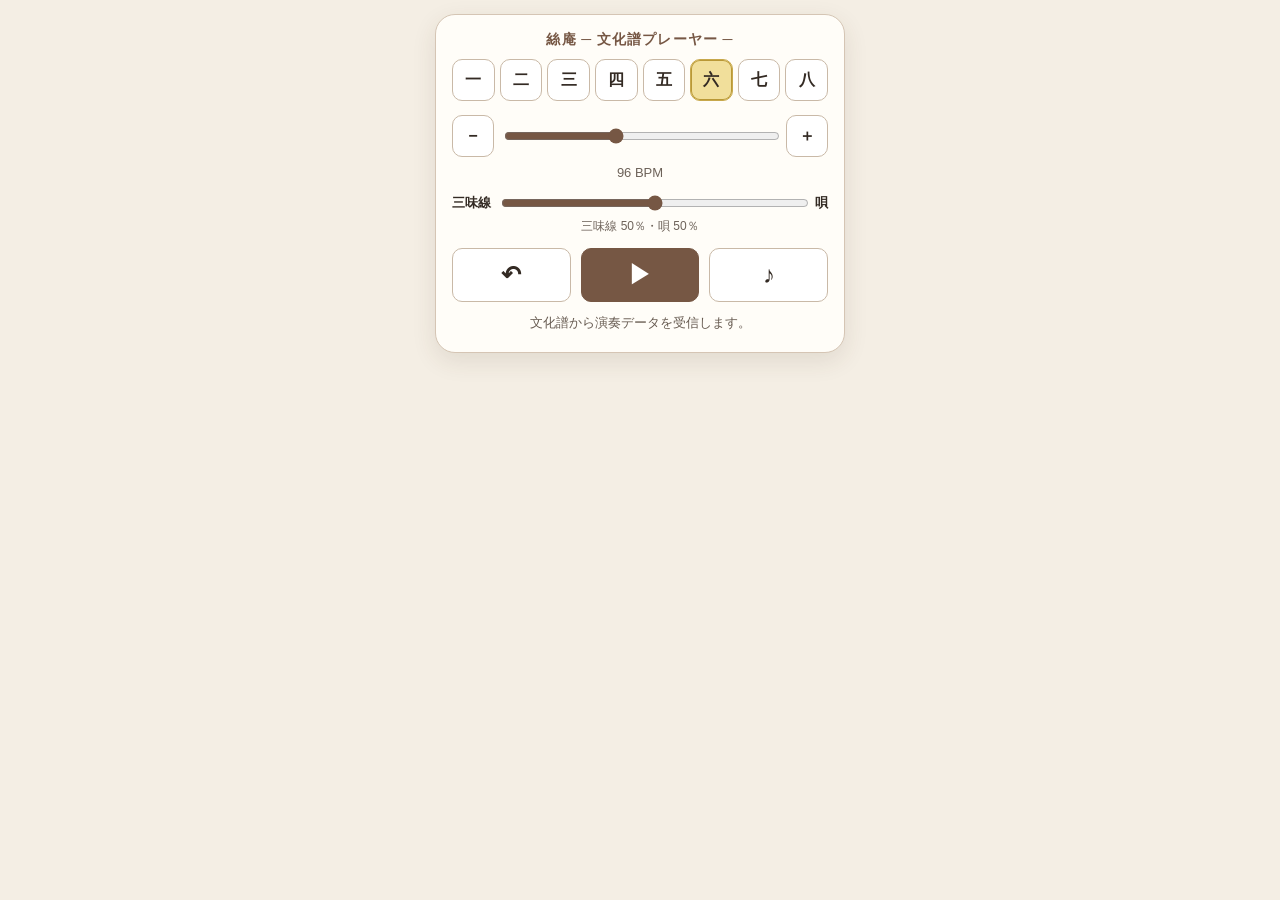
<file: player/index.html>
<!doctype html>
<html lang="ja">
<head>
  <meta charset="utf-8">
  <meta name="viewport" content="width=device-width,initial-scale=1,viewport-fit=cover">
  <meta name="theme-color" content="#f4eee4">
  <title>文化譜プレーヤー｜絲庵</title>
  <style>
    :root{color-scheme:light;--ink:#332a23;--brown:#765744;--gold:#c7a84c;--paper:#fffdf8;--bg:#f4eee4}
    *{box-sizing:border-box}html,body{margin:0;min-height:100%;background:var(--bg);color:var(--ink);font-family:"Yu Gothic","Hiragino Kaku Gothic ProN",sans-serif}
    body{display:grid;place-items:center;padding:14px}.player{width:min(100%,410px);padding:16px;border:1px solid #d5c5b4;border-radius:20px;background:var(--paper);box-shadow:0 8px 24px #4a35251c}
    .brand{margin:0 0 10px;text-align:center;color:var(--brown);font:600 14px serif;letter-spacing:.08em}.counts{display:grid;grid-template-columns:repeat(8,1fr);gap:5px}.counts button,.transport button,.tempo button{border:1px solid #c9b9a7;background:#fff;color:var(--ink);font:700 16px/1 sans-serif;border-radius:10px;min-height:42px;touch-action:manipulation}.counts button.on{border-color:var(--gold);background:#f1df9b;box-shadow:inset 0 0 0 1px #b99836}
    .tempo{display:grid;grid-template-columns:42px 1fr 42px;gap:8px;align-items:center;margin-top:14px}.tempo input,.balance input{width:100%;accent-color:var(--brown)}.tempo-value{grid-column:1/-1;text-align:center;font-size:13px;color:#6d6259}.balance{display:grid;grid-template-columns:auto 1fr auto;gap:8px;align-items:center;margin-top:13px}.balance-label{font:700 13px/1.2 serif;white-space:nowrap}.balance-value{grid-column:1/-1;margin-top:-3px;text-align:center;font-size:12px;color:#6d6259}.transport{display:grid;grid-template-columns:repeat(3,1fr);gap:10px;margin-top:13px}.transport button{min-height:54px;font-size:24px}.transport button.primary{background:var(--brown);border-color:var(--brown);color:#fff}.transport button.muted{color:#9b3028;background:#fff2f0}.status{min-height:22px;margin:12px 0 0;text-align:center;font-size:13px;color:#675b51}.status.error{color:#a12f25}
    @media(max-width:360px){body{padding:8px}.player{padding:12px}.counts{gap:3px}.counts button{font-size:14px;min-height:40px}.transport{gap:7px}}
  </style>
</head>
<body>
  <main class="player" aria-label="文化譜プレーヤー">
    <p class="brand">絲庵 ─ 文化譜プレーヤー ─</p>
    <div class="counts" aria-label="本数選択"></div>
    <div class="tempo">
      <button id="tempoDown" type="button" aria-label="テンポを下げる">−</button>
      <input id="tempo" type="range" min="40" max="180" step="1" value="96" aria-label="テンポ">
      <button id="tempoUp" type="button" aria-label="テンポを上げる">＋</button>
      <div id="tempoValue" class="tempo-value">96 BPM</div>
    </div>
    <div class="balance" aria-label="三味線と唄の音量割合">
      <span class="balance-label">三味線</span>
      <input id="balance" type="range" min="0" max="100" step="1" value="50" aria-label="三味線と唄の音量割合">
      <span class="balance-label">唄</span>
      <div id="balanceValue" class="balance-value">三味線 50％・唄 50％</div>
    </div>
    <div class="transport">
      <button id="rewind" type="button" aria-label="先頭へ戻る">↶</button>
      <button id="playPause" class="primary" type="button" aria-label="再生">▶</button>
      <button id="mute" type="button" aria-label="音を消す">♪</button>
    </div>
    <p id="status" class="status" role="status">文化譜から演奏データを受信します。</p>
  </main>
  <script src="./sound-segments.js"></script>
  <script src="./tuning-data.js"></script>
  <script src="./audio-engine.js?v=241"></script>
  <script src="./player.js?v=248"></script>
</body>
</html>
</file>
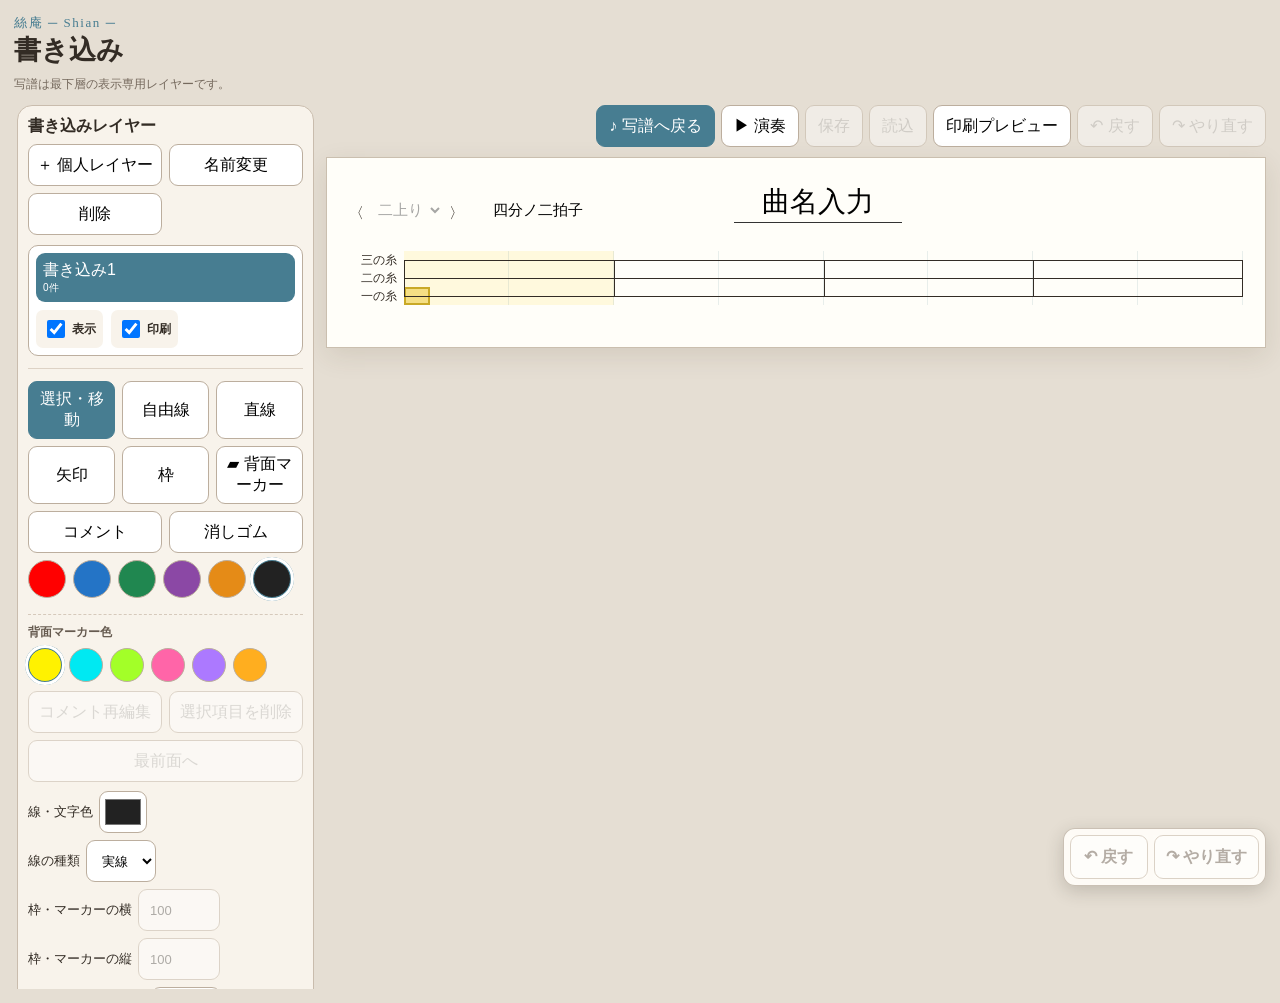
<file: annotations.html>
<!doctype html>
<html lang="ja">
<head>
  <meta charset="utf-8">
  <meta name="viewport" content="width=device-width,initial-scale=1">
  <title>絲庵 文化譜書き込み</title>
  <link rel="preload" href="./fonts/BIZUDPMincho-Regular.ttf" as="font" type="font/ttf" crossorigin>
  <link rel="preload" href="./fonts/851MkPOP_101.ttf" as="font" type="font/ttf" crossorigin>
  <link rel="stylesheet" href="./print-v2.css?v=248">
  <!-- 歌詞・コメント専用。数字・奏法記号は既存フォントのまま。 -->
  <link rel="preload" href="./fonts/KosugiMaru-Regular.ttf" as="font" type="font/ttf" crossorigin>
  <style>
    @font-face{font-family:"Shian Score BIZ UDPMincho";src:url("./fonts/BIZUDPMincho-Regular.ttf") format("truetype");font-weight:400;font-style:normal;font-display:block}
    @font-face{font-family:"Shian 851 MkPOP";src:url("./fonts/851MkPOP_101.ttf") format("truetype");font-weight:400;font-style:normal;font-display:block}
    @font-face{font-family:"Kosugi Maru";src:url("./fonts/KosugiMaru-Regular.ttf") format("truetype");font-weight:400;font-style:normal;font-display:block}
    .annotation-item.text-item:not(.symbol-item) text{font-family:"Kosugi Maru","BIZ UDゴシック","Yu Gothic",sans-serif}
    body .lyrics-input,body .lyrics-display{font-family:"Kosugi Maru","BIZ UDゴシック","Yu Gothic",sans-serif;font-size:var(--screen-lyrics-size,17px)}
    .note:not(.rest) b{font-family:"Shian 851 MkPOP","Shian Score BIZ UDPMincho","BIZ UDPMincho",serif;font-size:calc(var(--digit-size,17px) * var(--screen-score-scale,1))}
    .note.open-note b{font-size:calc(var(--digit-size,17px) * var(--screen-score-scale,1) * 1.07)}
    :root{--ink:#332c25;--blue:#477d91;--pale:#e9f3f5;--yellow:#f5df84;--paper:#fffef9}
    *{box-sizing:border-box}body{margin:0;background:#e5ded3;color:var(--ink);font-family:"Yu Gothic",sans-serif}
    button,input,textarea{font:inherit}button{cursor:pointer}.app{max-width:1100px;margin:auto;padding:14px}main.app{display:flex;flex-direction:column}
    .head{display:flex;justify-content:space-between;align-items:end;gap:10px}h1{margin:0;font:600 27px serif}
    .brand{margin:0;color:var(--blue);font:13px serif;letter-spacing:.12em}.actions{display:flex;flex-wrap:wrap;gap:6px}
    .actions button,.move button,.layout-controls button{min-height:42px;border:1px solid #bcae9e;border-radius:9px;background:#fff;padding:8px 12px}
    .actions button:disabled{opacity:.45;cursor:not-allowed}
    .paper{position:relative;margin-top:12px;padding:24px 22px 34px;background:var(--paper);border:1px solid #cabfaf;box-shadow:0 8px 25px #46331d1c;overflow:hidden}
    .paper.preview-mode .score-scroll{overflow:visible}
    .paper.preview-mode .score{width:100%;min-width:0}
    .paper.preview-mode .measure{min-width:0;width:auto;flex:var(--measure-grow,1) 1 0}
    .paper.preview-mode .string{grid-template-columns:repeat(var(--meter-columns,8),minmax(0,1fr))}
    .annotation-underlay-svg,.annotation-svg{position:absolute;inset:0;width:100%;height:100%;pointer-events:none}.annotation-underlay-svg{z-index:0}.annotation-svg{z-index:8}.paper>.meta,.paper>#scoreArea{position:relative;z-index:1}.paper.annotating .annotation-svg{pointer-events:auto}.paper.drawing-stroke .annotation-svg{touch-action:none}
    .annotation-svg text{font-family:"Yu Gothic","Noto Sans JP",sans-serif;font-stretch:normal}.annotation-item{pointer-events:stroke;touch-action:none}.annotation-item.text-item,.annotation-item.marker-hit,.annotation-item.rect-hit{pointer-events:all}.annotation-item.selected,.annotation-item.range-selected{filter:drop-shadow(0 0 4px #f2c500)}.resize-hit{pointer-events:all;touch-action:none;cursor:nwse-resize}.resize-hit[data-resize-handle="n"],.resize-hit[data-resize-handle="s"]{cursor:ns-resize}.resize-hit[data-resize-handle="e"],.resize-hit[data-resize-handle="w"]{cursor:ew-resize}.resize-hit[data-resize-handle="ne"],.resize-hit[data-resize-handle="sw"]{cursor:nesw-resize}.resize-outline{fill:none;stroke:#477d91;stroke-width:1.5;stroke-dasharray:6 4;vector-effect:non-scaling-stroke;pointer-events:none}.resize-knob{fill:#fffef9;stroke:#477d91;stroke-width:1.5;vector-effect:non-scaling-stroke;pointer-events:none}
    .range-selection-box{position:fixed;z-index:10000;border:2px solid #477d91;background:rgba(71,125,145,.14);pointer-events:none}.paper.range-select-mode,.paper.range-select-mode *{-webkit-user-select:none!important;user-select:none!important}.paper.range-moving{cursor:grabbing}
    .meta{display:grid;grid-template-columns:1fr 2fr 1fr;align-items:end;font:15px serif}.score-meta{display:flex;align-items:flex-end;gap:6px}.score-meta select,.score-meta input{border:0;background:transparent;font:15px serif;padding:4px}.score-meta input{width:9em;text-align:left}.meta span:last-child{text-align:right}
    .meta input{border:0;background:none;text-align:center;font:28px serif;min-width:0}.score-meta #meter{font-size:15px}.meta #title{justify-self:center;width:8em;max-width:100%;box-sizing:border-box;border-bottom:1px solid #333;padding:4px 1em}
    .staff{margin-top:28px}.annotation-boundary-space{display:none;height:0}.annotation-page #scoreArea .annotation-boundary-space{display:block;height:var(--annotation-boundary-gap,0px)}.staff.has-song-content{margin-top:42px}.lyrics-row{display:grid;grid-template-columns:55px minmax(0,1fr);margin-top:calc(8px * var(--screen-score-scale,1))}.lyrics-label{padding-right:7px;color:#725f4d;font:12px/var(--screen-lyrics-height,32px) serif;text-align:right}.lyrics-field{position:relative;min-width:0;height:calc(var(--screen-lyrics-height,32px) + var(--lyrics-extra-height,0px))}.lyrics-input{position:relative;z-index:2;display:block;box-sizing:border-box;width:100%;height:100%;margin:0;padding:calc(5px * var(--screen-score-scale,1)) 8px;border:0;border-bottom:1px solid #bcae9e;border-radius:0;overflow:hidden;resize:none;background:transparent;color:transparent;caret-color:var(--ink);font-family:"Kosugi Maru","BIZ UDゴシック","Yu Gothic",sans-serif;font-size:var(--screen-lyrics-size,17px);line-height:var(--screen-lyrics-line-step,22px);letter-spacing:normal;text-align:left;white-space:pre}.lyrics-input:focus{outline:2px solid rgba(215,146,65,.28);outline-offset:1px}.lyrics-display{position:absolute;z-index:1;top:calc(5px * var(--screen-score-scale,1));height:calc(var(--screen-lyrics-line-step,22px) + var(--lyrics-extra-height,0px));display:block;color:var(--ink);font-family:"Kosugi Maru","BIZ UDゴシック","Yu Gothic",sans-serif;font-size:var(--screen-lyrics-size,17px);line-height:var(--screen-lyrics-line-step,22px);pointer-events:none}.lyrics-glyph{position:absolute;top:0;transform:translateX(-50%);white-space:pre}.lyrics-mode-toggle{display:flex;align-items:center;gap:8px}.lyrics-mode-toggle input{width:18px;height:18px}
    .vocal-row{display:grid;grid-template-columns:55px minmax(0,1fr);margin-top:2px;min-height:34px}.vocal-label{padding:2px 7px 0 0;color:#725f4d;font:11px/30px serif;text-align:right}.vocal-score{display:flex;min-width:0}.vocal-measure{position:relative;display:grid;grid-template-columns:repeat(var(--meter-columns,8),minmax(0,1fr));flex:var(--measure-grow,384) 1 0;min-width:0;height:34px}.vocal-note{position:relative;z-index:2;grid-row:1;align-self:start;justify-self:center;display:flex;flex-direction:column;align-items:center;min-width:18px;height:34px;border:0;background:transparent;padding:0;color:var(--ink);font-family:Arial,sans-serif;line-height:1;transform:translateX(var(--vocal-x,0px))}.vocal-note-value{position:relative;display:block;min-width:15px;height:18px;font-size:14px;font-weight:600;text-align:center}.vocal-note.d2 .vocal-note-value::after,.vocal-note.d1 .vocal-note-value::after{content:"";position:absolute;left:50%;bottom:0;width:14px;transform:translateX(-50%);border-top:1.4px solid currentColor}.vocal-note.d1 .vocal-note-value::before{content:"";position:absolute;left:50%;bottom:3px;width:14px;transform:translateX(-50%);border-top:1.4px solid currentColor}.vocal-string-mark{display:block;height:10px;font-size:10px;letter-spacing:1px;line-height:9px}
    .score-wrap{display:grid;grid-template-columns:55px minmax(0,1fr)}.staff.has-hanma .score{padding-bottom:28px}.labels{display:grid;grid-template-rows:repeat(3,18px);font:12px/18px serif;text-align:right;padding-right:7px}
    .score-scroll{min-width:0;overflow:visible}
    .bar-symbol.end-bar{left:auto;right:0;transform:none}
    .score{position:relative;display:flex;width:100%;min-width:0}.measure{--row-height:18px;--note-size:14px;--note-scale-x:1;--rhythm-width:14px;--hanma-gap:6px;display:grid;grid-template-rows:repeat(3,var(--row-height));flex:var(--measure-grow,1) 1 0;width:auto;min-width:0;border-left:0;position:relative}.measure.hanma{min-width:0}.hanma-label{position:absolute;z-index:6;left:0;right:0;top:calc(var(--row-height) * 2.5 + var(--hanma-gap));height:18px;color:var(--ink);font:12px/18px serif;text-align:center;white-space:nowrap;pointer-events:none;overflow:visible}
    .tuplet-layer{position:absolute;z-index:10;left:0;top:-28px;width:100%;height:82px;overflow:visible;pointer-events:none}.tuplet-item path{fill:none;stroke:#222;stroke-width:1.5;stroke-linecap:round}.tuplet-item text{fill:#222;font:700 13px/1 Arial;text-anchor:middle;paint-order:stroke fill;stroke:var(--paper);stroke-width:4px}
    .measure::before,.measure:last-child::after{content:"";position:absolute;z-index:6;top:calc(var(--row-height)/2);bottom:calc(var(--row-height)/2);border-left:1.5px solid var(--ink)}.measure::before{left:0}.measure:last-child::after{right:0}.measure.on{background:#fff9dd}.measure.playback-active{box-shadow:inset 0 0 0 3px rgba(201,169,39,.72);background:#fff9dd}.string{display:grid;grid-template-columns:repeat(var(--meter-columns,8),minmax(0,1fr));position:relative}
    .string::before{content:"";position:absolute;z-index:0;left:0;right:0;top:50%;border-top:1px solid var(--ink);pointer-events:none}
    .cell{border:0;background:none;padding:0;min-width:0}.cell:nth-child(4n){border-right:1px solid #477d9120}.cell.cursor{background:var(--yellow);box-shadow:inset 0 0 0 2px #c9a927}
    .note{z-index:2;grid-row:1;align-self:center;justify-self:center;position:relative;top:0;width:max-content;height:14px;border:0;background:none;padding:0;cursor:pointer;overflow:visible}.note b{display:inline-block;min-width:12px;background:transparent;padding:0 1px;font:400 var(--note-size)/14px "Shian Score BIZ UDPMincho","BIZ UDPMincho",serif;font-synthesis:none;text-align:center;white-space:nowrap;color:var(--note-color,#222);-webkit-text-stroke:.3px var(--paper);paint-order:stroke fill}
    .measure.on .note b{background:transparent}.note.d2:not(.rest)::after,.note.d1:not(.rest)::after{content:"";position:absolute;z-index:3;left:50%;top:14px;bottom:auto;width:14px;transform:translateX(-50%);border-top:1.5px solid currentColor;pointer-events:none}.note.d1:not(.rest)::after{height:3px;border-bottom:1.5px solid currentColor}.note.rest.d2::after,.note.rest.d1::after{content:"";position:absolute;z-index:3;left:50%;top:calc(50% + 6px);width:14px;height:0;transform:translateX(-50%);border-top:1.5px solid currentColor;pointer-events:none}.note.rest.d1::after{height:3px;border-bottom:1.5px solid currentColor}.note{position:relative}.note.rest b,.note.rest.d4 b,.note.rest.d2 b,.note.rest.d1 b{font-family:Arial,sans-serif;font-size:var(--note-size);line-height:14px}
    .panel{margin-top:14px;padding:16px;background:#fffcf7;border:1px solid #c9bcad;border-radius:15px}.layout-bar{display:flex;justify-content:space-between;gap:12px;margin-bottom:12px;padding-bottom:12px;border-bottom:1px solid #ddd2c5}
    .layout-controls{display:flex;flex-wrap:wrap;align-items:center;gap:5px}.layout-controls strong{min-width:82px;text-align:center}.layout-controls button[aria-label]{width:42px;padding:6px;font-size:20px}
    .status{display:flex;justify-content:space-between;align-items:center;gap:8px;background:var(--pale);padding:10px;border-radius:10px}.status strong{display:block;color:#285366}
    .move{display:flex;gap:5px}.move .del{color:#9d4036}.controls{display:grid;grid-template-columns:1fr 1.3fr;gap:14px;margin-top:14px}fieldset{border:0;padding:0;margin:0}legend{font-size:13px;font-weight:bold;color:#74695e;margin-bottom:7px}
    .seg{display:grid;grid-template-columns:repeat(3,1fr);gap:6px}.seg button{min-height:54px;border:1px solid #c7b9aa;border-radius:9px;background:white}.seg button.on{background:var(--blue);color:white;border-color:var(--blue)}.seg small{display:block;font-size:10px}
    .nums{display:grid;grid-template-columns:repeat(11,1fr);gap:6px}.nums button,.rests button{min-height:48px;background:white;border:1px solid #cbbfb2;border-radius:9px;font-size:18px;font-weight:bold}.nums button:active,.rests button:active{background:#fff2ac}
    .rests{display:grid;grid-template-columns:repeat(4,1fr);gap:6px;margin-top:6px}.rests button{font-size:15px}.rests .mark,.rests button[data-rest="4"] .mark,.rests button[data-rest="2"] .mark,.rests button[data-rest="1"] .mark{display:block;position:relative;width:20px;margin:0 auto 2px;font:20px/1.1 Arial,sans-serif}.rests button[data-v="0"] .mark{font-family:"Shian Score BIZ UDPMincho","BIZ UDPMincho",serif;font-weight:400;font-synthesis:none}.rests button[data-rest="2"] .mark::after,.rests button[data-rest="1"] .mark::after{content:"";position:absolute;left:50%;top:21px;width:14px;height:0;transform:translateX(-50%);border-top:1.5px solid currentColor}.rests button[data-rest="1"] .mark::after{height:3px;border-bottom:1.5px solid currentColor}
    .score-part{position:absolute;z-index:5;left:50%;top:50%;height:calc(var(--row-height)*2);width:34px;padding:0;border:0;background:transparent;transform:translate(-50%,-50%)}.score-part svg{display:block;width:100%;height:100%;overflow:visible}.bar-symbol{position:absolute;z-index:7;left:-9px;top:calc(var(--row-height)/2);width:18px;height:calc(var(--row-height)*2);pointer-events:none;overflow:visible}.measure:first-child>.bar-symbol{left:0}.measure:first-child>.bar-symbol.bar-repeat-start{left:-5px}.bar-symbol.end-bar{left:auto;right:0;transform:none}.bar-symbol.end-bar.bar-repeat-end{right:0}.measure.custom-bar::before,.measure.custom-end::after{display:none}
    .bottom{display:flex;justify-content:space-between;align-items:center;margin-top:12px;font-size:12px;color:#766b60}.clear{border:1px solid #d1aaa1;border-radius:9px;background:#fff;color:#9d4036;padding:9px}
    .layer-panel,.note-color-panel{margin-top:12px;padding:14px;background:#f8f3eb;border:1px solid #c9bcad;border-radius:15px}.layer-top,.layer-switches,.draw-tools,.colors,.edit-tools,.color-settings{display:flex;align-items:center;flex-wrap:wrap;gap:7px}.layer-top{justify-content:space-between}
    .layer-switches{margin-top:10px}.layer-card{display:grid;grid-template-columns:minmax(110px,1fr) auto;gap:8px;align-items:center;padding:7px;border:1px solid #bcae9e;border-radius:10px;background:#fff}.layer-chip,.draw-tools button,.layer-top button{min-height:42px;border:1px solid #bcae9e;border-radius:9px;background:#fff;padding:7px 11px}.layer-card .layer-chip{border:0;text-align:left}.layer-chip.on,.draw-tools button.on{background:#477d91;color:#fff;border-color:#477d91}.layer-chip.hidden{text-decoration:line-through;opacity:.58}.layer-chip small{display:block;font-size:10px}.layer-options{display:flex;gap:8px;flex-wrap:wrap}.layer-options label{display:flex;align-items:center;gap:4px;min-height:38px;padding:4px 7px;border-radius:7px;background:#f8f3eb;font-size:12px;font-weight:600}.layer-options input{width:18px;height:18px}
    .draw-tools{margin-top:12px;padding-top:12px;border-top:1px solid #ddd2c5}.colors{margin-left:auto}.color{width:38px;height:38px!important;min-height:38px!important;border-radius:50%!important;padding:0!important;background:var(--c)!important}.color.on{outline:3px solid #fff;box-shadow:0 0 0 3px #477d91}.marker-palette{display:flex;align-items:center;flex-wrap:wrap;gap:7px;width:100%;margin-top:9px;padding-top:9px;border-top:1px dashed #d6c9bb}.marker-palette strong{font-size:12px;color:#665b50}.draw-tools .marker-color{width:34px;height:34px;min-width:34px;min-height:34px;border:1px solid #bcae9e;border-radius:50%;background:var(--c)!important;padding:0}.draw-tools .marker-color.on{background:var(--c)!important;outline:3px solid #fff;box-shadow:0 0 0 3px #477d91}.layer-help{margin:8px 0 0;font-size:12px;color:#75695d}
    .edit-tools,.color-settings{margin-top:9px}.edit-tools button,.color-settings button,.color-settings select,.color-settings input{min-height:42px;border:1px solid #bcae9e;border-radius:9px;background:#fff;padding:7px 11px}.edit-tools button:disabled,.layer-top button:disabled,.color-settings input:disabled,.color-settings select:disabled{opacity:.45;cursor:not-allowed}.color-settings label{display:flex;align-items:center;gap:6px;font-size:13px}.color-settings input[type=color]{width:48px;padding:3px}.color-settings input[type=number]{width:82px}.anchor-target-field{width:100%;margin:0;padding:8px 0 0;border-top:1px dashed #d6c9bb}.anchor-target-field legend{margin:0 0 6px;color:#665b50;font-size:13px}.anchor-target-options{display:grid;grid-template-columns:repeat(2,minmax(0,1fr));gap:6px}.anchor-target-options label{justify-content:flex-start;min-height:42px;padding:7px 9px;border:1px solid #bcae9e;border-radius:9px;background:#fff;font-weight:600}.anchor-target-options input{width:18px;height:18px;min-height:18px;padding:0}.anchor-target-options label:has(input:checked){border-color:#477d91;background:#e9f3f5;color:#285366}.anchor-target-options label:has(input:disabled){opacity:.45}.note-color-panel h2{margin:0 0 8px;font:600 18px serif}.note-color-panel p{margin:7px 0 0;font-size:12px;color:#75695d}
    .symbol-tools{display:flex;align-items:center;flex-wrap:wrap;gap:6px;width:100%;padding-top:9px;border-top:1px dashed #d6c9bb}.symbol-tools strong{width:100%;font-size:13px;color:#665b50}.symbol-tools button{min-width:48px;min-height:42px;padding:4px 7px;font-size:13px;line-height:1.2}.symbol-tools button.on{background:#795548;color:#fff;border-color:#795548}.symbol-tools .roman{font-family:"Times New Roman",serif;font-size:18px}
    .layer-chip.fixed::before{content:"🔒 ";font-size:12px}.annotation-item.symbol-item text{font-family:"Yu Mincho","Times New Roman",serif;font-weight:700}
    dialog{width:min(92vw,480px);border:1px solid #bbaea0;border-radius:16px;padding:0;box-shadow:0 18px 50px #0005}dialog::backdrop{background:#332c2588}
    .dialog-body{padding:22px}.dialog-body h2{margin:0 0 8px;font:600 24px serif}.dialog-body p{margin:0 0 18px;color:#6d6257}.form-grid{display:grid;grid-template-columns:1fr 1fr;gap:12px}
    .form-grid label{font-size:13px;font-weight:bold}.form-grid input{width:100%;margin-top:6px;padding:11px;border:1px solid #bcae9e;border-radius:9px;font-size:18px}.comment-textarea{display:block;width:100%;min-height:140px;resize:vertical;padding:11px;border:1px solid #bcae9e;border-radius:9px;font:16px/1.5 "Yu Gothic",sans-serif}.dialog-actions{display:flex;justify-content:flex-end;gap:8px;margin-top:20px}
    .dialog-actions button{min-height:44px;padding:9px 18px;border:1px solid #bcae9e;border-radius:9px;background:#fff}.dialog-actions .primary{background:var(--blue);color:#fff;border-color:var(--blue)}
    .print-options{display:grid;gap:10px;margin-top:14px}.print-options label{display:flex;align-items:center;gap:8px;font-weight:600}.print-options input[type=text]{width:100%;padding:10px;border:1px solid #bcae9e;border-radius:9px}.print-plan{margin:10px 0 0;padding:10px;border-radius:9px;background:var(--pale);font-weight:600;color:#285366}.print-error{min-height:1.5em;margin:7px 0 0;color:#9d4036;font-size:13px}.manual-print[hidden]{display:none}
    .page-link{display:inline-flex;align-items:center;justify-content:center;min-height:42px;border:1px solid #477d91;border-radius:9px;background:#477d91;color:#fff;padding:8px 12px;text-decoration:none}
    body.score-page .layer-panel{display:none}
    body.annotation-page .panel,body.annotation-page .note-color-panel,body.annotation-page #newScore{display:none}
    body.annotation-page #scoreArea{pointer-events:auto}body.annotation-page #scoreArea .score-wrap{pointer-events:none}body.annotation-page #scoreArea .lyrics-input{pointer-events:auto}
    .base-layer-note{margin:8px 0 0;color:#75695d;font-size:12px}
    /* v90: 300pxの操作列を固定し、文化譜領域だけを横スクロールする。 */
    .app{width:100%;max-width:none;margin-left:auto;margin-right:auto}
    .workspace-shell{display:grid;grid-template-columns:300px minmax(0,1fr);gap:12px;align-items:start;width:100%;margin-top:12px}
    .score-viewport{grid-column:2;grid-row:1;min-width:0;width:100%;overflow:visible;padding-bottom:8px}
    .score-toolbar{display:flex;justify-content:flex-end;align-items:center;flex-wrap:wrap;gap:6px;width:100%;min-width:0;margin:0 0 10px;box-sizing:border-box}
    .score-toolbar button,.score-toolbar .page-link{min-height:42px}
    .score-viewport>.paper{margin-top:0;width:100%;min-width:0;max-width:none;box-sizing:border-box}
    .tool-rail{grid-column:1;grid-row:1;min-width:0;position:sticky;top:8px;max-height:calc(100vh - 16px);overflow:auto;padding-left:3px}
    .tool-rail>.layer-panel,.tool-rail>.panel,.tool-rail>.note-color-panel{margin-top:0;margin-bottom:9px;padding:10px}
    .tool-rail .layer-top{align-items:stretch;flex-direction:column}
    .tool-rail .layer-top>div{display:grid;grid-template-columns:repeat(2,minmax(0,1fr));gap:7px}
    .tool-rail .layer-switches{align-items:stretch;flex-direction:column}
    .tool-rail .layer-card{grid-template-columns:1fr}
    .tool-rail .draw-tools,.tool-rail .edit-tools,.tool-rail .color-settings{align-items:stretch}
    .tool-rail .draw-tools>button{flex:1 1 28%}
    .tool-rail .colors{margin-left:0;width:100%}
    .tool-rail .edit-tools button{flex:1 1 44%}
    .tool-rail .color-settings{flex-direction:column}
    .tool-rail button{padding-left:7px;padding-right:7px}
    @media(max-width:899px){.app{width:auto;max-width:1100px}.workspace-shell{width:auto;grid-template-columns:1fr}.score-viewport,.tool-rail{grid-column:auto;grid-row:auto}.score-viewport{width:auto;overflow:visible;padding-bottom:0}.score-toolbar{width:auto;min-width:0}.score-viewport>.paper{width:auto;min-width:0}.tool-rail{position:static;max-height:none;overflow:visible;padding-left:0}.tool-rail .layer-card{grid-template-columns:minmax(110px,1fr) auto}.tool-rail .color-settings{flex-direction:row}}
    @media print{.workspace-shell{display:block;margin:0}.score-viewport{display:block;width:auto;overflow:visible;padding:0}.score-toolbar,.tool-rail,.resize-ui{display:none!important}.annotation-page #scoreArea .annotation-boundary-space{--annotation-boundary-gap:0px!important;height:0!important;display:none!important}}
    .player-modal[hidden]{display:none}.player-modal{position:fixed;z-index:10000;inset:0;display:grid;place-items:start;padding:6px;background:rgba(49,40,31,.34)}.player-dialog{position:relative;width:min(390px,calc(100vw - 12px));height:min(370px,calc(100vh - 12px));overflow:hidden;border:1px solid #bcae9e;border-radius:15px;background:#fffdf8;box-shadow:0 14px 42px rgba(42,32,22,.3)}.player-dialog iframe{display:block;width:100%;height:100%;border:0}.player-close{position:absolute;z-index:2;top:7px;right:8px;width:34px;height:34px;border:1px solid #ad9984;border-radius:50%;background:#fff;color:#4f4034;font-size:21px;line-height:1;cursor:pointer}body.player-modal-open{overflow:hidden;width:var(--player-layout-width,auto)}
    .floating-history-controls{position:fixed;z-index:9000;right:max(14px,env(safe-area-inset-right));bottom:max(14px,env(safe-area-inset-bottom));display:flex;gap:6px;padding:6px;border:1px solid rgba(139,121,101,.45);border-radius:12px;background:rgba(255,253,248,.94);box-shadow:0 5px 18px rgba(51,44,37,.2);backdrop-filter:blur(5px);-webkit-backdrop-filter:blur(5px);pointer-events:none}.floating-history-controls button{pointer-events:auto;min-height:44px;min-width:78px;padding:8px 11px;border:1px solid #ad9984;border-radius:9px;background:#fff;color:#4f4034;font-weight:700;white-space:nowrap;box-shadow:0 1px 3px rgba(51,44,37,.12)}.floating-history-controls button:disabled{opacity:.42;box-shadow:none}.floating-history-controls button:focus-visible{outline:3px solid rgba(71,125,145,.4);outline-offset:2px}body.player-modal-open .floating-history-controls{display:none}
    @media(max-width:650px){.floating-history-controls{right:max(7px,env(safe-area-inset-right));bottom:max(7px,env(safe-area-inset-bottom));gap:4px;padding:4px;border-radius:10px}.floating-history-controls button{min-width:66px;min-height:44px;padding:7px 8px;font-size:12px}}
    @media print{.floating-history-controls{display:none!important}}
    @media(max-width:650px){.app{padding:9px}.head{align-items:start;flex-direction:column}.actions{width:100%}.actions button{flex:1}.paper{padding:17px 8px 24px}.meta{grid-template-columns:1fr;gap:5px;text-align:center}.meta span:last-child{text-align:center}.meta input{font-size:24px}.staff{margin-top:22px}.score-wrap{grid-template-columns:42px minmax(0,1fr)}.staff-head{margin-left:42px}.labels{padding-right:4px;font-size:11px}.panel{padding:12px}.layout-bar,.status{align-items:stretch;flex-direction:column}.layout-controls{justify-content:center}.controls{grid-template-columns:1fr}.tool-rail .nums{grid-template-columns:repeat(5,minmax(0,1fr))}.tool-rail .nums button{min-width:0;min-height:54px}.tool-rail .rests{grid-template-columns:repeat(2,minmax(0,1fr))}.tool-rail .rests button{min-width:0}.bottom{align-items:stretch;flex-direction:column;gap:8px}.form-grid{grid-template-columns:1fr}.colors{margin-left:0}.draw-tools button{flex:1 0 28%}.layer-card{grid-template-columns:1fr}.score-viewport{width:100%;overflow:visible}.score-viewport>.paper{width:100%;min-width:0;max-width:none;zoom:1}.score-toolbar{width:auto;min-width:0}}
    @page{size:A4 portrait;margin:7mm}
    @media print{html,body{width:210mm}body{background:#fff}.app{max-width:none;padding:0}.head,.panel,.layer-panel,.note-color-panel,dialog{display:none!important}.paper{border:0;box-shadow:none;margin:0;padding:0;overflow:visible}.score-scroll{overflow:visible}.score{width:100%}.measure{--row-height:var(--print-row-height,34px);min-width:0!important;width:auto;flex:var(--print-measure-grow,1) 1 0}.labels{grid-template-rows:repeat(3,var(--print-row-height,34px));line-height:var(--print-row-height,34px)}.staff{margin-top:var(--print-staff-gap,28px);break-inside:avoid}.staff.print-page-start{break-before:page;padding-top:0}.note{height:calc(var(--print-row-height,34px) * .94)}.note b{font-size:var(--print-note-size,25px);line-height:calc(var(--print-note-size,25px) * 1.2)}.cell:nth-child(4n){border-right:0!important}.cell.cursor{background:none!important;box-shadow:none!important}.measure.on{background:transparent!important}.measure.on .note b{background:var(--paper)!important}.annotation-item.selected{filter:none!important}.meta{grid-template-columns:1fr 2fr 1fr}#tuning{-webkit-appearance:none;appearance:none;background-image:none;padding-right:4px}}
    .print-technique{display:none}
    @media print{.print-technique.oshi-bachi{left:calc(50% + var(--tech-x,0px))}}
    @media print{.measure{--row-height:18px!important}.labels{grid-template-rows:repeat(3,18px)!important;line-height:18px!important}.note{top:0!important;height:14px!important}.note b{font-size:var(--note-size)!important;line-height:14px!important}.annotation-item.symbol-item text{font-size:14px!important}.annotation-item.anchored-symbol{display:none!important}.annotation-item.anchored-symbol.finger-symbol{display:inline!important}.annotation-item.anchored-symbol.finger-symbol text{font-size:24px!important;font-weight:700!important}.print-technique{display:block;position:absolute;z-index:9;left:calc(50% + 6px + var(--tech-x,0px));top:calc(-22px + var(--tech-y,0px));width:var(--tech-width,42px);height:28px;overflow:visible;pointer-events:none;transform:translateX(-50%);color:var(--tech-color,#222)}.print-technique.below{top:calc(8px + var(--tech-y,0px))}.print-technique text{font-family:"Yu Mincho","Times New Roman",serif;font-size:14px;font-weight:700;fill:currentColor;text-anchor:middle}.print-technique path{fill:none;stroke:currentColor;stroke-width:1.5;stroke-linecap:round}}
    /* v50: 音符・音価線の座標指定をここだけに集約 */
    .measure{--row-height:18px;--note-height:14px}
    .note{align-self:stretch;position:relative;height:var(--row-height);line-height:0;appearance:none;-webkit-appearance:none}
    .vocal-row{min-height:50px}.vocal-label{padding-top:17px}.vocal-score{position:relative}.vocal-measure{height:50px}.vocal-note{margin-top:16px}.vocal-slur-layer{position:absolute;z-index:4;left:0;top:2px;width:100%;height:16px;overflow:visible;pointer-events:none}.vocal-slur-layer path{fill:none;stroke:#222;stroke-width:1.4;stroke-linecap:round}
    .note b,.note.open-note b{position:absolute;z-index:2;left:50%;top:50%;display:flex;align-items:center;justify-content:center;box-sizing:border-box;min-width:12px;height:var(--note-height);min-height:0;line-height:var(--note-height);transform:translate(-50%,-50%) scale(var(--note-scale-x,1),1.20);transform-origin:center center}.note.rest b{transform:translate(-50%,-50%) scaleX(var(--note-scale-x,1))}
    .note.d2:not(.rest)::after,.note.d1:not(.rest)::after{z-index:3;top:calc(50% + 9px);bottom:auto;width:var(--rhythm-width,14px);height:0}
    .note.d1:not(.rest)::after{height:3px}
    @media print{
      /* 奏法が段境界・改ページ境界で欠けないよう、譜線の上側を段内領域として確保する。 */
      .staff{
        --print-technique-clearance:20px;
        margin-top:max(0px,calc(var(--print-staff-gap,28px) - var(--print-technique-clearance)))!important;
        padding-top:var(--print-technique-clearance)!important;
      }
      .staff.print-page-start{padding-top:var(--print-technique-clearance)!important}
      .measure{--row-height:18px!important;--note-height:14px!important}
      .note{align-self:stretch!important;height:var(--row-height)!important;line-height:0!important}
      .note b,.note.open-note b{left:50%!important;top:50%!important;height:var(--note-height)!important;min-height:0!important;line-height:var(--note-height)!important;transform:translate(-50%,-50%) scaleY(1.30)!important;transform-origin:center center!important}.note.rest b{transform:translate(-50%,-50%)!important}
      .note.d2:not(.rest)::after,.note.d1:not(.rest)::after{top:calc(50% + 11.1px)!important}
      .note.d1:not(.rest)::after{height:3px!important}
      /* 印刷奏法は四分音符の数字を基準に、全段で同じ位置へ強制配置する。 */
      .print-technique{
        left:50%!important;
        top:50%!important;
        height:var(--tech-height,24px)!important;
        transform:translate(-50%,calc(-100% + 5px))!important;
      }
      .print-technique.below{
        top:50%!important;
        transform:translate(-50%,5px)!important;
      }
      .annotation-item.anchored-symbol.finger-symbol{display:none!important}
      .print-technique.finger{display:flex!important;align-items:center;justify-content:center;width:42px!important;height:28px!important;font-family:"Yu Mincho","Times New Roman",serif;font-size:24px!important;font-weight:700!important;line-height:1!important;white-space:nowrap;transform:translate(-50%,calc(-100% - 2px))!important}
    }
    @media print{.measure.on .note b{background:transparent!important}.measure.playback-active{box-shadow:none!important;background:transparent!important}}

    /* Shamisen dotted note: visual-only marker, keeping duration bars and glyph geometry unchanged. */
    .note.dotted:not(.rest)::before{content:"・";position:absolute;z-index:5;left:calc(50% + var(--shamisen-dot-gap,7px));top:calc(50% - 14px);width:12px;height:12px;font:700 11px/12px "Yu Mincho",serif;color:var(--note-color,#222);pointer-events:none}
    .print-note.dotted:not(.rest)::before{content:"・";position:absolute;z-index:6;left:calc(50% + 7px);top:-6px;font:700 12px/14px "Yu Mincho",serif;color:var(--note-color,#222);pointer-events:none}
    .vocal-note.dotted .vocal-note-value{margin-right:4px}.vocal-note-value>.vocal-dot{position:absolute;left:calc(100% - 1px);top:-2px;font-size:12px;font-weight:700}.score-scroll{padding-top:28px;margin-top:-28px}.score{padding-bottom:8px;margin-bottom:0}
    @media screen and (min-width:900px){body.player-modal-open{overflow-y:auto;width:auto}.staff{margin-top:calc(28px * var(--screen-score-scale,1))}.staff.has-song-content{margin-top:calc(42px * var(--screen-score-scale,1))}.score-scroll{padding-top:calc(28px * var(--screen-score-scale,1));margin-top:calc(-28px * var(--screen-score-scale,1))}.vocal-row{margin-top:calc(2px * var(--screen-score-scale,1));min-height:calc(50px * var(--screen-score-scale,1))}.vocal-label{padding-top:calc(17px * var(--screen-score-scale,1));line-height:calc(30px * var(--screen-score-scale,1))}.vocal-measure{height:calc(50px * var(--screen-score-scale,1))}.vocal-note{margin-top:calc(16px * var(--screen-score-scale,1));height:calc(34px * var(--screen-score-scale,1))}.vocal-slur-layer{top:calc(2px * var(--screen-score-scale,1));height:calc(16px * var(--screen-score-scale,1))}.note:not(.rest) b{transform:translate(-50%,-50%) scale(var(--note-scale-x,1),1.30)}}
    /* v159: 画面幅に応じ、段内部だけを上限付きで緩やかに拡大する。印刷面は対象外。 */
    @media screen{
      .measure{--row-height:var(--screen-row-height,18px);--note-height:var(--screen-note-height,14px)}
      .labels{grid-template-rows:repeat(3,var(--screen-row-height,18px));font-size:var(--screen-label-size,12px);line-height:var(--screen-row-height,18px)}
      .note.rest b,.note.rest.d4 b,.note.rest.d2 b,.note.rest.d1 b{font-size:calc(var(--note-size) * var(--screen-score-scale,1));line-height:var(--screen-note-height,14px)}
      .note.d2:not(.rest)::after,.note.d1:not(.rest)::after{top:calc(50% + var(--screen-rhythm-offset,9px))}
      /* 左右端線の始点・終点を、三の糸と一の糸の中心へ直接合わせる。 */
      .measure::before,.measure:last-child::after,.bar-symbol{top:calc(var(--row-height)/2);height:calc(var(--row-height)*2);bottom:auto}
      .bar-symbol{overflow:visible}
    }

    /* 唄の三連符：3音の横位置は1拍幅を正確に三等分。通常音の配置は触らない。 */
    .vocal-row.has-vocal-triplets{min-height:64px}
    .vocal-row.has-vocal-triplets .vocal-measure{height:64px}
    .vocal-row.has-vocal-triplets .vocal-note{margin-top:30px}
    .vocal-row.has-vocal-triplets .vocal-slur-layer{top:16px}
    .vocal-note.vocal-triplet-note{justify-self:stretch;box-sizing:border-box;min-width:0;width:33.333333%;margin-left:var(--triplet-left,0%);}
    .vocal-triplet-mark{position:absolute;z-index:3;pointer-events:none;top:9px;left:0;height:25px;margin:0;min-width:0;border-top:1.5px solid currentColor;border-radius:50% 50% 0 0;color:#222;}
    .vocal-triplet-mark::after{content:"3";position:absolute;top:-9px;left:50%;transform:translateX(-50%);padding:0 4px;background:var(--paper,#fffef9);font:700 12px/14px Arial,sans-serif}
    @media screen and (min-width:900px){.vocal-row.has-vocal-triplets{min-height:calc(64px * var(--screen-score-scale,1))}.vocal-row.has-vocal-triplets .vocal-measure{height:calc(64px * var(--screen-score-scale,1))}.vocal-row.has-vocal-triplets .vocal-note{margin-top:calc(30px * var(--screen-score-scale,1))}.vocal-row.has-vocal-triplets .vocal-slur-layer{top:calc(16px * var(--screen-score-scale,1))}}
  </style>
</head>
<body class="annotation-page">
<div id="printRootV2" class="shian-print-v2" aria-hidden="true"></div>
<div id="playerModal" class="player-modal" hidden role="dialog" aria-modal="true" aria-label="文化譜プレーヤー"><div class="player-dialog"><button id="closePlayer" class="player-close" type="button" aria-label="プレーヤーを閉じる">×</button><iframe id="scorePlayerFrame" title="文化譜プレーヤー" loading="eager"></iframe></div></div>
<nav class="floating-history-controls" aria-label="常時表示の編集履歴操作"><button id="floatingUndo" type="button" data-history-action="undo">↶ 戻す</button><button id="floatingRedo" type="button" data-history-action="redo">↷ やり直す</button></nav>
<main class="app">
  <header class="head"><div><p class="brand">絲庵 ─ Shian ─</p><h1>書き込み</h1><p class="base-layer-note">写譜は最下層の表示専用レイヤーです。</p></div></header>
  <input id="scoreFileInput" type="file" hidden>
  <div class="workspace-shell">
  <div class="score-viewport" aria-label="文化譜表示領域">
  <div class="actions score-toolbar"><a class="page-link" href="./index.html">♪ 写譜へ戻る</a><button id="playScore" aria-label="入力中の文化譜を演奏">▶ 演奏</button><button id="saveScoreFile" disabled title="保存は写譜ページで行ってください">保存</button><button id="loadScoreFile" disabled title="読込は写譜ページで行ってください">読込</button><button id="printPreview">印刷プレビュー</button><button id="undo">↶ 戻す</button><button id="redo">↷ やり直す</button></div>
  <section class="paper">
    <svg id="annotationUnderlay" class="annotation-underlay-svg" aria-hidden="true"></svg>
    <div class="meta"><div class="score-meta"><span>〈</span><select id="tuning" aria-label="調弦"><option>本調子</option><option selected>二上り</option><option>三下り</option></select><span>〉</span><input id="meter" value="四分ノ二拍子" aria-label="拍子"></div><input id="title" value="曲名入力" aria-label="曲名"><span id="summary"></span></div>
    <div id="scoreArea"></div>
    <svg id="annotations" class="annotation-svg" aria-label="書き込みレイヤー"></svg>
  </section>
  </div>
  <aside class="tool-rail" aria-label="書き込みツール">
  <section class="layer-panel">
    <div class="layer-top"><strong>書き込みレイヤー</strong><div><button id="addLayer">＋ 個人レイヤー</button><button id="renameLayer">名前変更</button><button id="deleteLayer">削除</button></div></div>
    <div id="layerSwitches" class="layer-switches"></div>
    <div id="drawTools" class="draw-tools">
      <button data-tool="select">選択・移動</button><button data-tool="pen">自由線</button><button data-tool="line">直線</button><button data-tool="arrow">矢印</button><button data-tool="rect">枠</button><button data-tool="marker">▰ 背面マーカー</button><button data-tool="text">コメント</button><button data-tool="eraser">消しゴム</button>
      <div id="colors" class="colors"></div>
      <div class="marker-palette"><strong>背面マーカー色</strong><div id="markerColors" class="colors"></div></div>
    </div>
    <div class="edit-tools"><button id="editComment">コメント再編集</button><button id="deleteItem">選択項目を削除</button><button id="bringFront">最前面へ</button></div>
    <div class="color-settings">
      <label>線・文字色 <input id="itemColor" type="color" value="#d63c32"></label>
      <label>線の種類 <select id="lineStyle"><option value="solid">実線</option><option value="dashed">点線</option></select></label>
      <label>枠・マーカーの横 <input id="rectWidth" type="number" inputmode="numeric" min="10" max="900" step="5" value="100" aria-label="枠またはマーカーの横幅"></label>
      <label>枠・マーカーの縦 <input id="rectHeight" type="number" inputmode="numeric" min="10" max="1200" step="5" value="100" aria-label="枠またはマーカーの縦幅"></label>
      <label>コメント文字サイズ <select id="textSize"><option value="12">極小</option><option value="16">小</option><option value="20" selected>中</option><option value="26">大</option><option value="34">特大</option></select></label>
      <label>コメント背景 <select id="textBackground"><option value="white">白</option><option value="translucent">半透明</option><option value="none">なし</option></select></label>
      <fieldset class="anchor-target-field"><legend>関連先（選択中／次に作る部品）</legend><div class="anchor-target-options">
        <label><input type="radio" name="itemAnchorTarget" value="staff" checked>三味線譜</label>
        <label><input type="radio" name="itemAnchorTarget" value="lyrics">歌詞</label>
        <label><input type="radio" name="itemAnchorTarget" value="vocal">唄の音程</label>
        <label><input type="radio" name="itemAnchorTarget" value="page">用紙固定</label>
      </div></fieldset>
    </div>
    <p id="layerHelp" class="layer-help">書き込みページでは描画が自動的に有効になります。</p>
  </section>
  <section class="panel">
    <div class="layout-bar">
      <div class="layout-controls"><span>段数</span><button id="removeRow" aria-label="段を減らす">−</button><strong id="rowCount"></strong><button id="addRow" aria-label="段を増やす">＋</button></div>
      <div class="layout-controls"><span>1段の小節数</span><button id="removeMeasure" aria-label="小節を減らす">−</button><strong id="measureCount"></strong><button id="addMeasure" aria-label="小節を増やす">＋</button></div>
      <label class="lyrics-mode-toggle"><input id="lyricsMode" type="checkbox">歌詞あり</label>
    </div>
    <div class="status"><div><small>現在の入力位置</small><strong id="status"></strong></div><div class="move"><button id="prev">←</button><button id="next">→</button><button id="delete" class="del">この音を削除</button></div></div>
    <div class="controls">
      <fieldset><legend>1. 糸を選ぶ</legend><div id="strings" class="seg"></div></fieldset>
      <fieldset><legend>2. 音の長さ</legend><div id="durations" class="seg"></div></fieldset>
    </div>
    <fieldset style="margin-top:14px"><legend>3. 数字・開放弦・休符を入れる</legend><div id="numbers" class="nums"></div><div id="rests" class="rests"></div></fieldset>
    <div class="bottom"><span>入力内容はこの端末に自動保存されます。</span><button id="clear" class="clear">譜面を空にする</button></div>
  </section>
  <section class="note-color-panel">
    <h2>数字・開放弦の色</h2>
    <div class="color-settings">
      <label>数字の標準色 <input id="numberColor" type="color" value="#222222"></label>
      <label>開放弦の標準色 <input id="openColor" type="color" value="#222222"></label>
      <label>選択中の音 <input id="selectedNoteColor" type="color" value="#222222"></label>
      <button id="applySelectedNoteColor">この音だけ変更</button><button id="resetSelectedNoteColor">標準色へ戻す</button>
    </div>
    <p>休符は黒のままです。譜面上の数字・開放弦を選ぶと、その音だけ別色にできます。</p>
  </section>
  </aside>
  </div>
</main>
<dialog id="newDialog">
  <form id="newForm" class="dialog-body">
    <h2>新しい文化譜を作る</h2>
    <p>段数と、1段に入れる小節数を指定してください。</p>
    <div class="form-grid">
      <label>段数<input id="initialRows" type="number" inputmode="numeric" min="1" max="20" value="1" required></label>
      <label>1段の小節数<input id="initialMeasures" type="number" inputmode="numeric" min="1" max="12" value="4" required></label>
    </div>
    <div class="dialog-actions"><button type="button" id="cancelNew">取消</button><button type="submit" class="primary">この設定で作成</button></div>
  </form>
</dialog>
<dialog id="printDialog">
  <form id="printForm" class="dialog-body">
    <h2>印刷設定</h2>
    <p>歌詞なしは最大10段、歌詞ありは7段を基準に均等分割し、複数段歌詞では必要高に合わせて自動調整します。</p>
    <div class="print-options">
      <label><input type="radio" name="printMode" value="auto" checked> 自動で均等分割</label>
      <label><input type="radio" name="printMode" value="manual"> ページごとの段数を指定</label>
      <div id="manualPrint" class="manual-print" hidden>
        <label for="manualPageRows">各ページの段数（例：8,7）</label>
        <input id="manualPageRows" type="text" inputmode="numeric" placeholder="8,7">
      </div>
    </div>
    <p id="printPlan" class="print-plan"></p>
    <p id="printError" class="print-error" role="alert"></p>
    <div class="dialog-actions"><button type="button" id="cancelPrint">取消</button><button type="submit" class="primary">印刷プレビューを開く</button></div>
  </form>
</dialog>
<dialog id="commentDialog">
  <form id="commentForm" class="dialog-body">
    <h2 id="commentDialogTitle">コメントを入力</h2>
    <p>Enterキーで改行できます。行間は文字サイズに合わせて変わります。</p>
    <textarea id="commentText" class="comment-textarea" maxlength="1000" aria-label="コメント本文"></textarea>
    <div class="dialog-actions"><button type="button" id="cancelComment">取消</button><button type="submit" class="primary">確定</button></div>
  </form>
</dialog>
<script src="./annotation-layout.js?v=235"></script>
<script src="./annotation-visibility.js?v=234"></script>
<script src="./note-position.js?v=213"></script>
<script src="./note-density.js?v=216"></script>
<script src="./row-content.js?v=243"></script>
<script>
(()=>{"use strict";
const KEY="shian-bunkafu-editor-v2",OLD_KEY="shian-bunkafu-one-line-v1",vals=Array.from({length:20},(_,i)=>String(i+1));
const IS_ANNOTATION_PAGE=document.body.classList.contains("annotation-page");
const rests=[{d:4,label:"4分休符",mark:"●"},{d:2,label:"8分休符",mark:"●"},{d:1,label:"16分休符",mark:"●"}];
const colors=["#FF0000","#2474c6","#208750","#8b48a5","#e58b17","#222222"];
const markerColors=[
  {value:"#fff200",label:"蛍光黄"},{value:"#00e9f2",label:"蛍光水色"},{value:"#a3ff28",label:"蛍光黄緑"},
  {value:"#ff65a8",label:"蛍光桃"},{value:"#ac79ff",label:"蛍光藤"},{value:"#ffae1f",label:"蛍光橙"}
];
function vividMarkerColor(value){const palette={"#f4df59": "#fff200", "#8fd3e2": "#00e9f2", "#a8d8a0": "#a3ff28", "#f2a9a0": "#ff65a8", "#c6b3e6": "#ac79ff", "#f5be6b": "#ffae1f"};const key=String(value||"#f4df59").toLowerCase();return palette[key]||value||"#fff200"}
const TECHNIQUE_LAYER_ID="technique-layer";
const defaults={notes:[],tuplets:[],vocalNotes:[],vocalString:3,vocalDuration:4,vocalVisible:false,lyricsVisible:false,scoreParts:[],barlineKinds:{},measureSpecials:{},title:"曲名入力",tuning:"二上り",meter:"2/4",rhythmFeel:{type:"normal"},rows:1,measuresPerRow:4,rowMeasureCounts:[4],measureOffsets:[],lyricsMode:false,lyrics:[],lyricsGlyphAnchors:[],m:0,s:1,p:0,d:4,layers:[],activeLayerId:null,drawTool:"select",selectedSymbol:null,symbolSide:"above",drawColor:colors[0],markerColor:markerColors[0].value,markerStyleVersion:2,lineStyle:"solid",numberColor:"#222222",openColor:"#222222",textSize:20,textBackground:"white",annotationTarget:"staff",preview:true,annotationCoordVersion:2,annotationLayout:{version:2,unit:"staff-line",boundaries:{}},printMode:"auto",manualPageRows:""};
defaults.vocalSlurs=[];
let state={...defaults},past=[],future=[],hasSaved=false;
let drawing=false,draft=null,selectedItemId=null,pendingDrag=null,dragging=null,resizing=null,printing=false,lastInserted=null,commentDialogResolve=null;
/* 非表示ページから復帰した直後やWebフォント確定前の寸法を、段高の正本にしない。 */
let annotationLayoutReady=false,annotationLayoutPass=0,annotationLayoutDirty=false;
let annotationPageReferenceSize=null;
let receivingExternalScore=false;
let rangeDrag=null,rangeBox=null,rangeMove=null,shiftHeld=false;
let writingClipboard=[],writingPasteSequence=0;
const DRAG_START_PX=4;
const rangeItemIds=new Set();
const q=x=>document.querySelector(x),qAll=x=>document.querySelectorAll(x),clamp=(v,min,max)=>Math.min(max,Math.max(min,v));
function updateScreenScoreScale(){
  const paper=q(".paper"),scoreWrap=q("#scoreArea .score-wrap");
  if(!paper||!scoreWrap)return 1;
  const scoreWidth=scoreWrap.getBoundingClientRect().width;
  const scale=window.innerWidth>=900?clamp(1+Math.max(0,scoreWidth/900-1)*.5,1,1.15):1;
  paper.style.setProperty("--screen-score-scale",scale.toFixed(4));
  paper.style.setProperty("--screen-row-height",`${(18*scale).toFixed(2)}px`);
  paper.style.setProperty("--screen-note-height",`${(14*scale).toFixed(2)}px`);
  paper.style.setProperty("--screen-label-size",`${(12*scale).toFixed(2)}px`);
  paper.style.setProperty("--screen-lyrics-size",`${(17*scale).toFixed(2)}px`);
  paper.style.setProperty("--screen-lyrics-line-height",`${(26*scale).toFixed(2)}px`);
  paper.style.setProperty("--screen-lyrics-line-step",`${(22*scale).toFixed(2)}px`);
  paper.style.setProperty("--screen-lyrics-height",`${(32*scale).toFixed(2)}px`);
  const rhythmOffset=window.innerWidth>=900?(14*1.30/2+2)*scale:9;
  paper.style.setProperty("--screen-rhythm-offset",`${rhythmOffset.toFixed(2)}px`);
  return scale;
}
function screenAnnotationLength(cssPixels){
  const svg=q("#annotations"),rect=svg?.getBoundingClientRect(),view=svg?.viewBox?.baseVal,paper=q(".paper");
  const scale=Number.parseFloat(getComputedStyle(paper).getPropertyValue("--screen-score-scale"))||1;
  return rect?.width&&view?.width?cssPixels*scale*view.width/rect.width:cssPixels;
}
function commentScreenUnit(){return window.innerWidth>=900?screenAnnotationLength(1):1}
function anchoredSymbolMetrics(anchor,symbolText=""){
  const note=q(`[data-note="${anchorKey(anchor?.m,anchor?.s,anchor?.p)}"]`),glyph=note?.querySelector("b")||note;
  const rect=glyph?.getBoundingClientRect(),style=glyph?getComputedStyle(glyph):null,fontSize=Number.parseFloat(style?.fontSize)||15,paper=q(".paper"),screenScale=Number.parseFloat(getComputedStyle(paper).getPropertyValue("--screen-score-scale"))||1;
  /* 低密度15pxを基準に、奏法も対象数字の実サイズ比だけ追従させる。 */
  const anchoredNote=state.notes.find(item=>Number(item.m)===Number(anchor?.m)&&Number(item.s)===Number(anchor?.s)&&Number(item.p)===Number(anchor?.p)),openCorrection=anchoredNote&&isOpenValue(anchoredNote.v)?1.07:1,ratio=window.innerWidth>=900?clamp(fontSize/openCorrection/screenScale/15,.72,1.4):1,symbolSize=14*ratio,symbolCssSize=symbolSize*screenScale,glyphHeight=rect?.height||14*ratio*screenScale,isFinger=["Ⅰ","Ⅱ","Ⅲ"].includes(symbolText);
  return{symbolSize,symbolCssSize,glyphHeight,clearance:isFinger?glyphHeight*.42:Math.max(1,glyphHeight*.08)};
}
function isOpenValue(value){return value==="0"||value==="○"}
function toAscii(value){return String(value??"").replace(/[０-９]/g,ch=>String(ch.charCodeAt(0)-0xFEE0)).replace(/[／]/g,"/").trim()}
function parseMeter(value){const raw=toAscii(value).replace(/\s+/g,"");let match=raw.match(/^(\d{1,2})\/(\d{1,2})$/);if(!match){const nums=raw.match(/(三十二|十六|十二|十一|十|一|二|三|四|五|六|七|八|九|\d+)/g);if(nums?.length>=2){const map={一:1,二:2,三:3,四:4,五:5,六:6,七:7,八:8,九:9,十:10,十一:11,十二:12,十六:16,三十二:32};match=[raw,String(map[nums[1]]||nums[1]),String(map[nums[0]]||nums[0])]}}if(!match)return null;const numerator=Number(match[1]),denominator=Number(match[2]);if(!Number.isInteger(numerator)||numerator<1||numerator>99||![1,2,4,8,16].includes(denominator))return null;const capacity=16*numerator/denominator;if(!Number.isInteger(capacity)||capacity<1||capacity>64)return null;return{numerator,denominator,capacity,signature:`${numerator}/${denominator}`}}
function kanjiNumber(value){const digits=["","一","二","三","四","五","六","七","八","九"];if(value<10)return digits[value];if(value===10)return"十";if(value<20)return`十${digits[value-10]}`;const tens=Math.floor(value/10),ones=value%10;return`${digits[tens]}十${digits[ones]}`}
function meterLabel(value=state.meter){const meter=parseMeter(value)||parseMeter(defaults.meter);return`${kanjiNumber(meter.denominator)}分ノ${kanjiNumber(meter.numerator)}拍子`}
function measureCapacity(){return(parseMeter(state.meter)||parseMeter(defaults.meter)).capacity}
function noteDuration(note){return[1,2,4].includes(Number(note?.d))?Number(note.d):4}
function measureHasRepeat(m){return(state.scoreParts||[]).some(part=>Number(part.m)===Number(m)&&(part.kind==="same1"||part.kind==="same2"||part.type==="measureRepeat"))}
function intervalsOverlap(startA,durationA,startB,durationB){return startA<startB+durationB&&startB<startA+durationA}
function measureUsedDuration(m){return state.notes.filter(note=>Number(note.m)===Number(m)).reduce((end,note)=>Math.max(end,(Number(note.p)||0)+noteDuration(note)),0)}
function canInsertAt(m,p,duration,{rest=false,stringNumber=state.s,chord=false}={}){
  const capacity=measureCapacityFor(m);if(measureHasRepeat(m)||p<0||p+duration>capacity)return false;
  return !state.notes.some(note=>{if(Number(note.m)!==Number(m)||!intervalsOverlap(p,duration,Number(note.p)||0,noteDuration(note)))return false;if(rest||note.rest)return true;if(!chord)return true;return Number(note.s)===Number(stringNumber)||Number(note.p)!==Number(p)||noteDuration(note)!==duration});
}
function nextMusicalPosition(m,duration,options={}){
  for(let target=m;target<totalMeasures();target++){if(measureHasRepeat(target))continue;const capacity=measureCapacityFor(target),start=target===m?clamp(Number(state.p)||0,0,capacity-1):0;for(let p=start;p+duration<=capacity;p++)if(canInsertAt(target,p,duration,options))return{m:target,p};for(let p=0;p<start&&p+duration<=capacity;p++)if(canInsertAt(target,p,duration,options))return{m:target,p}}
  return null;
}
function barlineKey(row,boundary){return`${row}:${boundary}`}
function normalizeRowMeasureCounts(){const fallback=clamp(Number(state.measuresPerRow)||4,1,12),source=Array.isArray(state.rowMeasureCounts)?state.rowMeasureCounts:[];state.rowMeasureCounts=Array.from({length:state.rows},(_,row)=>clamp(Number(source[row])||fallback,1,12));state.measuresPerRow=state.rowMeasureCounts[0]||fallback}
function normalizeMeasureSpecials(){const total=state.rowMeasureCounts.reduce((sum,count)=>sum+count,0),source=state.measureSpecials&&typeof state.measureSpecials==="object"&&!Array.isArray(state.measureSpecials)?state.measureSpecials:{};state.measureSpecials=Object.fromEntries(Object.entries(source).flatMap(([key,value])=>{const m=Number(key);if(!Number.isInteger(m)||m<0||m>=total)return[];if(value?.type==="hanma"&&Number(value.lengthRatio)===0.5)return[[String(m),{type:"hanma",lengthRatio:0.5,label:"〔半間〕"}]];const beats=Number(value?.beats);if(value?.type==="beatOverride"&&Number.isInteger(beats)&&beats>=1&&beats<=16)return[[String(m),{type:"beatOverride",beats}]];return[]}))}
function isHanma(m){return state.measureSpecials?.[String(m)]?.type==="hanma"}
function measureCapacityFor(m){const special=state.measureSpecials?.[String(m)];if(special?.type==="beatOverride"&&Number.isInteger(Number(special.beats))&&Number(special.beats)>=1&&Number(special.beats)<=16)return Number(special.beats)*4;return Math.max(1,Math.round(measureCapacity()*(isHanma(m)?0.5:1)))}
function normalizeLyrics(){const source=Array.isArray(state.lyrics)?state.lyrics:[];state.lyrics=Array.from({length:state.rows},(_,row)=>ShianRowContent.normalizeLyricText(source[row]||""));const anchors=Array.isArray(state.lyricsGlyphAnchors)?state.lyricsGlyphAnchors:[];state.lyricsGlyphAnchors=Array.from({length:state.rows},(_,row)=>{const entry=anchors[row];if(!entry||entry.text!==state.lyrics[row]||!Array.isArray(entry.glyphs))return null;return{text:state.lyrics[row],glyphs:entry.glyphs.flatMap(glyph=>Number.isInteger(Number(glyph?.m))&&Number.isFinite(Number(glyph?.measureX))?[{text:String(glyph.text||""),m:Number(glyph.m),measureX:clamp(Number(glyph.measureX),0,1)}]:[])}});if(typeof state.vocalVisible!=="boolean")state.vocalVisible=Boolean(state.lyricsMode);if(typeof state.lyricsVisible!=="boolean")state.lyricsVisible=Boolean(state.lyricsMode);state.lyricsMode=state.vocalVisible||state.lyricsVisible}
function normalizeVocalTripletMetadata(notes){
  const groups=new Map(),offsets=[0,1,3];
  notes.forEach(note=>{if(typeof note.tripletId==="string"&&note.tripletId){if(!groups.has(note.tripletId))groups.set(note.tripletId,[]);groups.get(note.tripletId).push(note)}});
  groups.forEach(group=>{
    const start=Number(group[0].tripletStartP),measure=Number(group[0].m),valid=group.length===3&&Number.isInteger(start)&&start>=0&&start+4<=measureCapacityFor(measure)&&[0,1,2].every(index=>group.some(note=>note.tripletIndex===index&&note.p===start+offsets[index]&&note.m===measure&&note.tripletStartP===start&&note.kind==="pitch"&&note.d===2&&!note.dotted));
    if(!valid)group.forEach(note=>{note.tripletId=null;note.tripletIndex=null;note.tripletStartP=null});
  });
}
function vocalTripletStart(note){return typeof note.tripletId==="string"&&note.tripletId&&[0,1,2].includes(note.tripletIndex)?Number(note.tripletStartP):null}
function vocalTripletGroups(m){const groups=new Map();state.vocalNotes.filter(note=>note.m===m&&vocalTripletStart(note)!==null).forEach(note=>{if(note.tripletIndex===0)groups.set(note.tripletId,note)});return [...groups.values()]}
function vocalTripletRowHasNotes(row){return state.vocalNotes.some(note=>vocalTripletStart(note)!==null&&measureLocation(note.m).row===row)}
function syncVocalTripletMarks(){
  qAll("#scoreArea .vocal-triplet-mark").forEach(mark=>{
    const id=mark.dataset.vocalTripletMark,measure=mark.closest(".vocal-measure"),rect=measure?.getBoundingClientRect();
    if(!id||!rect?.width||!measure.offsetWidth)return;
    const members=state.vocalNotes.filter(note=>note.tripletId===id&&[0,1,2].includes(note.tripletIndex)).sort((a,b)=>a.tripletIndex-b.tripletIndex);
    if(members.length!==3)return;
    const elements=[...measure.querySelectorAll("[data-vocal-note]")],glyphRects=members.map(note=>elements.find(el=>el.dataset.vocalNote===note.id)?.querySelector(".vocal-note-value")?.getBoundingClientRect());
    if(glyphRects.some(r=>!r?.width))return;
    // Convert displayed client pixels back to layout pixels (including paper zoom).
    const scale=measure.offsetWidth/rect.width,centers=glyphRects.map(r=>r.left+r.width/2),pad=Math.max(5,Math.min(10,glyphRects[0].width*scale*.55));
    const left=(Math.min(...centers)-rect.left)*scale-pad,width=(Math.max(...centers)-Math.min(...centers))*scale+pad*2;
    // Keep the triplet arc 21 layout pixels above the actual highest vocal numeral.
    // This is 3px closer than the previous 24px gap, and follows zoom/reflow.
    const top=(Math.min(...glyphRects.map(r=>r.top))-rect.top)*scale-21;
    mark.style.left=`${left.toFixed(2)}px`;
    mark.style.top=`${Math.max(0,top).toFixed(2)}px`;
    mark.style.width=`${Math.max(12,width).toFixed(2)}px`;
  });
}
function normalizeVocalNotes(){const total=state.rowMeasureCounts.reduce((sum,count)=>sum+count,0),capacity=measureCapacity();state.vocalNotes=(Array.isArray(state.vocalNotes)?state.vocalNotes:[]).filter(note=>note&&Number.isInteger(Number(note.m))&&Number.isInteger(Number(note.p))&&Number(note.m)>=0&&Number(note.m)<total&&Number(note.p)>=0&&Number(note.p)<capacity).map(note=>{const value=String(note.v??"0"),kind=["pitch","rest","interjection"].includes(note.kind)?note.kind:(value==="・"?"rest":value==="×"?"interjection":"pitch"),pitchType=kind==="pitch"?(value==="0"?"open":"stopped"):"none",color=kind==="pitch"&&/^#[0-9a-f]{6}$/i.test(String(note.color||""))?String(note.color):"#222222",anchor=note.anchor&&Number.isInteger(Number(note.anchor.m))&&Number.isInteger(Number(note.anchor.p))?{m:Number(note.anchor.m),p:Number(note.anchor.p)}:null,anchorOffset=anchor?Math.max(0,Number.isInteger(Number(note.anchorOffset))?Number(note.anchorOffset):Number(note.p)-anchor.p):0;return{id:String(note.id||uid()),m:Number(note.m),p:Number(note.p),v:value,s:[1,2,3].includes(Number(note.s))?Number(note.s):3,d:[1,2,4].includes(Number(note.d))?Number(note.d):4,dotted:Boolean(note.dotted),x:Number(note.x)||0,kind,pitchType,color,anchor,anchorOffset,tripletId:typeof note.tripletId==="string"?note.tripletId:null,tripletIndex:note.tripletIndex===null||note.tripletIndex===undefined?null:Number(note.tripletIndex),tripletStartP:note.tripletStartP===null||note.tripletStartP===undefined?null:Number(note.tripletStartP)}});normalizeVocalTripletMetadata(state.vocalNotes)}
function normalizeVocalSlurs(){const ids=new Set(state.vocalNotes.map(note=>note.id));state.vocalSlurs=(Array.isArray(state.vocalSlurs)?state.vocalSlurs:[]).filter(slur=>slur&&ids.has(String(slur.startId))&&ids.has(String(slur.endId))&&String(slur.startId)!==String(slur.endId)).map(slur=>({id:String(slur.id||uid()),startId:String(slur.startId),endId:String(slur.endId)}))}
function measuresInRow(row){return state.rowMeasureCounts?.[row]||state.measuresPerRow}
function rowStartMeasure(row){return state.rowMeasureCounts.slice(0,row).reduce((sum,count)=>sum+count,0)}
function measureLocation(m){let start=0;for(let row=0;row<state.rows;row++){const count=measuresInRow(row);if(m<start+count)return{row,local:m-start,start,count};start+=count}const row=Math.max(0,state.rows-1),count=measuresInRow(row);return{row,local:Math.max(0,count-1),start:rowStartMeasure(row),count}}
function tupletAnchor(value){const m=Number(value?.m),p=Number(value?.p),savedString=Number(value?.s);if(!Number.isInteger(m)||!Number.isInteger(p))return null;if(value&&Object.prototype.hasOwnProperty.call(value,"s"))return[1,2,3].includes(savedString)&&state.notes.some(note=>!note.rest&&note.m===m&&note.s===savedString&&note.p===p)?{m,s:savedString,p}:null;const legacyNote=state.notes.filter(note=>!note.rest&&note.m===m&&note.p===p).sort((a,b)=>Number(b.s)-Number(a.s))[0];return legacyNote?{m,s:Number(legacyNote.s),p}:null}
function compareAnchors(a,b){return a.m-b.m||a.p-b.p}
// Restore short-triplet identity if an older annotation page stripped only its shape.
// Do not infer it from timing alone: require exactly three consecutive 16th-note columns.
function recoverSquareTriplet(start,end,targetBeats){
  if(targetBeats!==0.5||start.m!==end.m||end.p!==start.p+2)return false;
  return [0,1,2].every(delta=>{
    const column=state.notes.filter(note=>Number(note.m)===start.m&&Number(note.p)===start.p+delta);
    return column.length>0&&column.every(note=>!note.rest&&Number(note.d)===1&&!note.dotted);
  });
}
function normalizeTuplets(){state.tuplets=(Array.isArray(state.tuplets)?state.tuplets:[]).flatMap(entry=>{const start=tupletAnchor(entry?.start),end=tupletAnchor(entry?.end),targetBeats=Number(entry?.targetBeats),exists=anchor=>anchor&&state.notes.some(note=>!note.rest&&note.m===anchor.m&&note.s===anchor.s&&note.p===anchor.p);if(entry?.type!=="triplet"||!exists(start)||!exists(end)||compareAnchors(start,end)>=0||measureLocation(start.m).row!==measureLocation(end.m).row||!Number.isFinite(targetBeats)||targetBeats<=0||targetBeats>16)return[];return[{id:String(entry.id||uid()),type:"triplet",start,end,targetBeats,...((entry.shape==="square"||(!entry.shape&&recoverSquareTriplet(start,end,targetBeats)))?{shape:"square"}:{})}]})}
function normalizeScoreParts(){const total=totalMeasures(),capacity=measureCapacity(),occupied=new Set();state.scoreParts=(Array.isArray(state.scoreParts)?state.scoreParts:[]).flatMap(part=>{const explicitKind=part?.kind==="same2"?"same2":part?.kind==="same1"?"same1":null,kind=explicitKind||(Number(part?.repeatCount)===2?"same2":Number(part?.repeatCount)===1?"same1":null),m=Number(part?.m);if(!kind||!Number.isInteger(m)||m<0||m>=total||occupied.has(m))return[];occupied.add(m);const sourceMeasureSpan=kind==="same2"?2:1;return[{...part,id:String(part.id||uid()),type:"measureRepeat",kind,repeatCount:1,sourceMeasureOffset:-sourceMeasureSpan,displayMeasureSpan:1,playbackMeasureSpan:sourceMeasureSpan,alignment:"measureCenter",m,p:Math.floor(capacity/2),x:0}]})}
function normalizeRhythmFeel(value){const raw=typeof value==="string"?value:value?.type;return{type:raw==="bounce"?"bounce":"normal"}}
function migrateState(){state.rhythmFeel=normalizeRhythmFeel(state.rhythmFeel);const rawMeter=state.meter,parsed=parseMeter(rawMeter)||parseMeter(defaults.meter),legacy=String(rawMeter||"").includes("拍子"),oldRows=state.rows;state.notes=(Array.isArray(state.notes)?state.notes:[]).map(note=>{const d=noteDuration(note);if(note.rest)return{...note,s:2,d,rest:true,dotted:false};return isOpenValue(note.v)?{...note,d,v:"0",dotted:Boolean(note.dotted)}:{...note,d,dotted:Boolean(note.dotted)}});if(legacy&&parsed.capacity<16&&state.notes.some(note=>note.p>=parsed.capacity)){const remap=(m,p)=>{const absolute=m*16+p;return{m:Math.floor(absolute/parsed.capacity),p:absolute%parsed.capacity}};state.notes=state.notes.map(note=>({...note,...remap(note.m,note.p)}));state.vocalNotes=(state.vocalNotes||[]).map(note=>({...note,...remap(note.m,note.p)}));state.scoreParts=(state.scoreParts||[]).map(part=>({...part,...remap(part.m,part.p)}));state.tuplets=(Array.isArray(state.tuplets)?state.tuplets:[]).map(tuplet=>({...tuplet,start:{...tuplet.start,...remap(tuplet.start?.m,tuplet.start?.p)},end:{...tuplet.end,...remap(tuplet.end?.m,tuplet.end?.p)}}));state.layers=(state.layers||[]).map(layer=>({...layer,items:(layer.items||[]).map(item=>item.anchor?{...item,anchor:{...item.anchor,...remap(item.anchor.m,item.anchor.p)},...(item.endAnchor?{endAnchor:{...item.endAnchor,...remap(item.endAnchor.m,item.endAnchor.p)}}:{})}:item)}));const needed=Math.max(1,...state.notes.map(note=>note.m+1),...state.vocalNotes.map(note=>note.m+1),...state.scoreParts.map(part=>part.m+1));state.rows=clamp(Math.ceil(needed/state.measuresPerRow),state.rows,20);state.measureOffsets=[];const cursor=remap(state.m,state.p);state.m=cursor.m;state.p=cursor.p}state.meter=parsed.signature;normalizeRowMeasureCounts();normalizeMeasureSpecials();normalizeVocalNotes();normalizeTuplets();normalizeScoreParts();const old=state.barlineKinds&&typeof state.barlineKinds==="object"?state.barlineKinds:{};if(Object.keys(old).some(key=>!key.includes(":"))){const migrated={};for(let row=0;row<oldRows;row++){for(let boundary=0;boundary<=state.measuresPerRow;boundary++){const global=row*state.measuresPerRow+boundary;if(old[global])migrated[barlineKey(row,boundary)]=old[global]}}state.barlineKinds=migrated}}
function load(){
  try{
    const current=JSON.parse(localStorage.getItem(KEY));
    if(current&&Array.isArray(current.notes)){state={...defaults,...current,vocalVisible:typeof current.vocalVisible==="boolean"?current.vocalVisible:Boolean(current.lyricsMode),lyricsVisible:typeof current.lyricsVisible==="boolean"?current.lyricsVisible:Boolean(current.lyricsMode),annotationCoordVersion:current.annotationCoordVersion||1,markerStyleVersion:current.markerStyleVersion||1};migrateState();ShianAnnotationVisibility.restoreSavedCommentLayers(state.layers);ensureTechniqueLayer();hasSaved=true;return}
    const old=JSON.parse(localStorage.getItem(OLD_KEY));
    if(old&&Array.isArray(old.notes)){state={...defaults,notes:old.notes,title:old.title||defaults.title};migrateState();ensureTechniqueLayer();hasSaved=true}
  }catch(error){console.warn("保存データを読み込めませんでした。",error)}
}
function ensureTechniqueLayer(){
  if(!Array.isArray(state.layers))state.layers=[];
  if(state.markerStyleVersion!==2){
    const colorMap={"#d8c88a":"#f4df59","#afc8d3":"#8fd3e2","#b8c6cf":"#8fd3e2","#b9cbaf":"#a8d8a0","#d8b8b2":"#f2a9a0","#c5b8d3":"#c6b3e6"};
    state.layers.forEach(entry=>(entry.items||[]).forEach(item=>{if(item.type==="marker"){item.color=colorMap[String(item.color||"").toLowerCase()]||item.color||markerColors[0].value;item.opacity=.4}}));
    state.markerColor=colorMap[String(state.markerColor||"").toLowerCase()]||markerColors[0].value;state.markerStyleVersion=2;
  }
  let layer=state.layers.find(item=>item.id===TECHNIQUE_LAYER_ID);
  if(!layer){layer={id:TECHNIQUE_LAYER_ID,name:"奏法",visible:true,fixed:true,items:[]};state.layers.unshift(layer)}
  layer.items.forEach(item=>{if(item.type!=="symbol")return;if(item.text==="[スリ]"||item.text==="スリ"){item.text="スリ";item.slurWidth=clamp(Number(item.slurWidth)||34,22,90)}if(item.text==="「"||item.technique==="oshi-bachi"){item.text="押しバチ";item.technique="oshi-bachi";item.techniqueVersion=1;item.side="above"}});normalizeTechniqueSlurs(layer);
  if(state.selectedSymbol==="[スリ]")state.selectedSymbol="スリ";
  if(state.selectedSymbol==="「")state.selectedSymbol="押しバチ";
  layer.name="奏法";layer.fixed=true;
  if(!state.layers.some(item=>item.id===state.activeLayerId&&item.id!==TECHNIQUE_LAYER_ID))state.activeLayerId=state.layers.find(item=>item.id!==TECHNIQUE_LAYER_ID)?.id||null;
}
function validTechniqueAnchor(value){const m=Number(value?.m),s=Number(value?.s),p=Number(value?.p);return Number.isInteger(m)&&[1,2,3].includes(s)&&Number.isInteger(p)&&state.notes.some(note=>!note.rest&&note.m===m&&note.s===s&&note.p===p)?{m,s,p}:null}
function normalizeTechniqueSlurs(layer=state.layers.find(item=>item.id===TECHNIQUE_LAYER_ID)){(layer?.items||[]).forEach(item=>{if(item.type!=="symbol"||item.text!=="スリ")return;const start=validTechniqueAnchor(item.anchor),end=validTechniqueAnchor(item.endAnchor);if(!start)return;item.anchor=start;if(end&&compareAnchors(start,end)<0&&measureLocation(start.m).row===measureLocation(end.m).row){item.endAnchor=end;delete item.legacySlurPending}else{delete item.endAnchor;item.legacySlurPending=true}})}
function automaticPageRowLimit(rowCount=state.rows){
  const maxLyricsLines=state.lyricsVisible?Math.max(1,...Array.from({length:rowCount},(_,row)=>ShianRowContent.lyricLineCount(state.lyrics?.[row]||""))):1,availablePrintHeight=283*96/25.4-46;
  return state.lyricsMode?Math.min(7,Math.max(1,Math.floor(availablePrintHeight/(109+(maxLyricsLines-1)*22)))):10;
}
function automaticPageRows(rowCount=state.rows){
  const maxRows=automaticPageRowLimit(rowCount),pages=Math.max(1,Math.ceil(rowCount/maxRows)),base=Math.floor(rowCount/pages),extra=rowCount%pages;
  return Array.from({length:pages},(_,index)=>base+(index<extra?1:0));
}
function parseManualPageRows(value=state.manualPageRows){
  const normalized=String(value).replace(/[、，]/g,",").trim();
  if(!normalized)return{valid:false,rows:[],message:"各ページの段数を入力してください。"};
  const rows=normalized.split(",").map(part=>Number(part.trim()));
  const maxRows=automaticPageRowLimit();if(rows.some(count=>!Number.isInteger(count)||count<1||count>maxRows))return{valid:false,rows:[],message:`各ページは1～${maxRows}段で、カンマ区切りで指定してください。`};
  const total=rows.reduce((sum,count)=>sum+count,0);
  if(total!==state.rows)return{valid:false,rows,message:`合計を現在の${state.rows}段にしてください（入力合計：${total}段）。`};
  return{valid:true,rows,message:""};
}
function currentPageRows(){
  if(state.printMode==="manual"){const parsed=parseManualPageRows();if(parsed.valid)return parsed.rows}
  return automaticPageRows();
}
function pageStartRows(pageRows=currentPageRows()){
  const starts=new Set();let total=0;
  pageRows.slice(0,-1).forEach(count=>{total+=count;starts.add(total)});
  return starts;
}
function printPlanText(pageRows=currentPageRows()){return`${pageRows.length}ページ：${pageRows.map(count=>`${count}段`).join(" ＋ ")}`}
function serializable(){normalizeVocalSlurs();normalizeTuplets();normalizeMeasureSpecials();normalizeScoreParts();return{notes:state.notes,tuplets:state.tuplets,vocalNotes:state.vocalNotes,vocalSlurs:state.vocalSlurs,vocalString:state.vocalString,vocalDuration:state.vocalDuration,vocalVisible:state.vocalVisible,lyricsVisible:state.lyricsVisible,scoreParts:state.scoreParts,barlineKinds:state.barlineKinds,measureSpecials:state.measureSpecials,title:state.title,tuning:state.tuning,meter:state.meter,rhythmFeel:normalizeRhythmFeel(state.rhythmFeel),rows:state.rows,measuresPerRow:state.measuresPerRow,rowMeasureCounts:state.rowMeasureCounts,measureOffsets:state.measureOffsets,lyricsMode:state.lyricsMode,lyrics:state.lyrics,lyricsGlyphAnchors:state.lyricsGlyphAnchors,m:state.m,s:state.s,p:state.p,d:state.d,layers:state.layers,activeLayerId:state.activeLayerId,drawTool:state.drawTool,selectedSymbol:state.selectedSymbol,symbolSide:state.symbolSide,drawColor:state.drawColor,markerColor:state.markerColor,markerStyleVersion:state.markerStyleVersion,lineStyle:state.lineStyle,numberColor:state.numberColor,openColor:state.openColor,textSize:state.textSize,textBackground:state.textBackground,annotationTarget:state.annotationTarget,preview:state.preview,annotationCoordVersion:state.annotationCoordVersion,annotationLayout:ShianAnnotationLayout.normalize(state.annotationLayout),printMode:state.printMode,manualPageRows:state.manualPageRows}}
function playerRepeatBarlines(){
  const total=totalMeasures(),result=[];
  Object.entries(state.barlineKinds||{}).forEach(([key,kind])=>{const [row,local]=key.split(":").map(Number),boundary=Number.isInteger(row)&&Number.isInteger(local)&&row>=0&&row<state.rows?rowStartMeasure(row)+local:NaN;if((kind==="repeat-start"||kind==="repeat-end")&&Number.isInteger(boundary)&&boundary>=0&&boundary<=total)result.push({boundary,kind})});
  return result.sort((a,b)=>a.boundary-b.boundary||a.kind.localeCompare(b.kind));
}
function playerShamisenSlurs(){
  const layer=(state.layers||[]).find(entry=>entry.id===TECHNIQUE_LAYER_ID);
  return(layer?.items||[]).flatMap(item=>item?.type==="symbol"&&item.text==="スリ"&&item.anchor&&item.endAnchor?[{id:String(item.id||""),start:{m:Number(item.anchor.m),s:Number(item.anchor.s),p:Number(item.anchor.p)},end:{m:Number(item.endAnchor.m),s:Number(item.endAnchor.s),p:Number(item.endAnchor.p)}}]:[]);
}
function playerShamisenTechniques(){
  const layer=(state.layers||[]).find(entry=>entry.id===TECHNIQUE_LAYER_ID);
  return(layer?.items||[]).flatMap(item=>item?.type==="symbol"&&(item.text==="ス"||item.text==="ハ")&&item.anchor?[{type:item.text==="ス"?"sukui":"hajiki",anchor:{m:Number(item.anchor.m),s:Number(item.anchor.s),p:Number(item.anchor.p)}}]:[]);
}
function openScorePlayer(){
  if(!state.notes.length){alert("演奏できる音がまだ入力されていません。");return}
  save();
  const payload={format:"shian-live-score",version:6,sentAt:Date.now(),score:{title:String(state.title||""),tuning:String(state.tuning||"二上り"),meter:String(state.meter||"2/4"),rhythmFeel:normalizeRhythmFeel(state.rhythmFeel),measureCount:totalMeasures(),measureSpecials:state.measureSpecials,repeatBarlines:playerRepeatBarlines(),scoreParts:(state.scoreParts||[]).map(part=>{const kind=part.kind==="same2"?"same2":"same1",sourceMeasureSpan=kind==="same2"?2:1;return{type:"measureRepeat",kind,m:Number(part.m),repeatCount:1,sourceMeasureOffset:-sourceMeasureSpan,displayMeasureSpan:1,playbackMeasureSpan:sourceMeasureSpan}}),notes:state.notes.map(note=>({m:Number(note.m)||0,s:Number(note.s)||1,p:Number(note.p)||0,d:[1,2,4].includes(Number(note.d))?Number(note.d):4,dotted:Boolean(note.dotted)&&!note.rest,v:String(note.v||""),rest:Boolean(note.rest)})),tuplets:(state.tuplets||[]).map(tuplet=>({id:String(tuplet.id||""),type:"triplet",start:{m:Number(tuplet.start?.m),s:Number(tuplet.start?.s),p:Number(tuplet.start?.p)},end:{m:Number(tuplet.end?.m),s:Number(tuplet.end?.s),p:Number(tuplet.end?.p)},targetBeats:Number(tuplet.targetBeats)||1})),shamisenSlurs:playerShamisenSlurs(),shamisenTechniques:playerShamisenTechniques(),vocalNotes:state.vocalNotes.map(note=>({id:String(note.id||""),m:Number(note.m)||0,s:Number(note.s)||3,p:Number(note.p)||0,d:[1,2,4].includes(Number(note.d))?Number(note.d):4,v:String(note.v||""),kind:String(note.kind||"pitch")})),vocalSlurs:(state.vocalSlurs||[]).map(slur=>({startId:String(slur.startId||""),endId:String(slur.endId||"")}))}};
  payload.score.notes.forEach(note=>{const location=measureLocation(note.m);note.row=location.row;note.measureInRow=location.local});
  payload.score.vocalNotes.forEach((note,index)=>{note.dotted=Boolean(state.vocalNotes[index]?.dotted)});
  try{sessionStorage.setItem("shian-live-player-score",JSON.stringify(payload))}catch(error){console.warn("演奏データを一時保存できませんでした。",error)}
  const modal=q("#playerModal"),frame=q("#scorePlayerFrame");document.body.style.setProperty("--player-layout-width",`${document.body.getBoundingClientRect().width}px`);modal.hidden=false;document.body.classList.add("player-modal-open");
  const send=()=>{try{frame.contentWindow?.postMessage({type:"SHIAN_SCORE_UPDATE",payload},location.origin)}catch(error){console.warn("プレーヤーへ譜面を送れませんでした。",error)}};
  frame.onload=()=>{send();setTimeout(send,150)};if(!frame.getAttribute("src"))frame.src="./player/index.html?v=248";else send();q("#closePlayer").focus();
}
function closeScorePlayer(){const modal=q("#playerModal"),frame=q("#scorePlayerFrame");try{frame.contentWindow?.postMessage({type:"SHIAN_PLAYER_STOP"},location.origin)}catch(error){console.warn("プレーヤーを停止できませんでした。",error)}q(".measure.playback-active")?.classList.remove("playback-active");modal.hidden=true;document.body.classList.remove("player-modal-open");document.body.style.removeProperty("--player-layout-width");q("#playScore")?.focus()}
window.addEventListener("message",event=>{const frame=q("#scorePlayerFrame");if(event.origin!==location.origin||event.source!==frame?.contentWindow||event.data?.type!=="SHIAN_PLAYER_POSITION")return;q(".measure.playback-active")?.classList.remove("playback-active");const displayM=Number(event.data.displayM);if(!Number.isInteger(displayM))return;const measure=q(`.measure[data-measure="${displayM}"]`);if(!measure)return;measure.classList.add("playback-active")});
function safeFileName(value){const name=String(value||"文化譜").trim().replace(/[\\/:*?"<>|]/g,"_").replace(/\s+/g," ");return(name&&name!=="曲名入力"?name:"文化譜").slice(0,80)}
function updateTitleWidth(){const el=q("#title");if(!el)return;const length=Math.max(1,Array.from(el.value||"").length);el.style.width=`min(100%, ${length+2}em)`}
function downloadScoreBlob(blob,fileName){
  const url=URL.createObjectURL(blob),link=document.createElement("a");
  link.href=url;link.download=fileName;document.body.appendChild(link);link.click();link.remove();
  setTimeout(()=>URL.revokeObjectURL(url),1000);
}
async function exportScoreFile(){
  save();
  const defaultName=safeFileName(state.title);
  const payload={format:"shian-bunkafu",version:1,exportedAt:new Date().toISOString(),score:serializable()};
  const blob=new Blob([JSON.stringify(payload,null,2)],{type:"application/json;charset=utf-8"});
  if(typeof window.showSaveFilePicker==="function"){
    try{
      const handle=await window.showSaveFilePicker({suggestedName:`${defaultName}.shian-score.json`,types:[{description:"絲庵 文化譜",accept:{"application/json":[".json"]}}]});
      const writable=await handle.createWritable();
      try{await writable.write(blob);await writable.close()}catch(error){try{await writable.abort()}catch{}throw error}
      return;
    }catch(error){
      if(error?.name==="AbortError")return;
      console.error("保存先を指定した保存に失敗しました。",error);
      alert("指定した場所へ保存できませんでした。ブラウザのダウンロード保存へ切り替えます。");
    }
  }
  const enteredName=prompt("保存する文化譜の名前を入力してください。",defaultName);
  if(enteredName===null)return;
  const fileName=safeFileName(enteredName.replace(/(?:\.shian-score)?\.json$/i,""));
  downloadScoreBlob(blob,`${fileName}.shian-score.json`);
}
function validatedImportedScore(value){
  const score=value?.format==="shian-bunkafu"?value.score:value;
  if(!score||typeof score!=="object"||!Array.isArray(score.notes)||!Array.isArray(score.layers))throw new Error("文化譜の保存ファイルではありません。");
  const rows=Number(score.rows),measures=Number(score.measuresPerRow),rowMeasureCounts=Array.isArray(score.rowMeasureCounts)?score.rowMeasureCounts.map(Number):Array(rows).fill(measures);
  if(!Number.isInteger(rows)||rows<1||rows>20||!Number.isInteger(measures)||measures<1||measures>12)throw new Error("段数または小節数が対応範囲外です。");
  if(rowMeasureCounts.length!==rows||rowMeasureCounts.some(count=>!Number.isInteger(count)||count<1||count>12))throw new Error("段ごとの小節数が対応範囲外です。");
  const meter=parseMeter(score.meter||defaults.meter);if(!meter)throw new Error("拍子データを認識できません。");const importedCapacity=String(score.meter||"").includes("拍子")?Math.max(16,meter.capacity):meter.capacity,total=rowMeasureCounts.reduce((sum,count)=>sum+count,0);
  if(score.notes.some(note=>!note||!Number.isInteger(note.m)||!Number.isInteger(note.s)||!Number.isInteger(note.p)||note.m<0||note.m>=total||note.s<1||note.s>3||note.p<0||note.p>=importedCapacity))throw new Error("音符データに不正な位置があります。");
  const tuplets=Array.isArray(score.tuplets)?score.tuplets:[];if(tuplets.some(tuplet=>tuplet?.type!=="triplet"||!Number.isInteger(Number(tuplet.start?.m))||!Number.isInteger(Number(tuplet.start?.p))||!Number.isInteger(Number(tuplet.end?.m))||!Number.isInteger(Number(tuplet.end?.p))||Number(tuplet.start.m)<0||Number(tuplet.end.m)>=total||Number(tuplet.start.p)<0||Number(tuplet.end.p)<0||Number(tuplet.start.p)>=importedCapacity||Number(tuplet.end.p)>=importedCapacity||!Number.isFinite(Number(tuplet.targetBeats))||Number(tuplet.targetBeats)<=0))throw new Error("三連符データに不正な値があります。");
  const vocalNotes=Array.isArray(score.vocalNotes)?score.vocalNotes:[];if(vocalNotes.some(note=>!note||!Number.isInteger(Number(note.m))||!Number.isInteger(Number(note.p))||Number(note.m)<0||Number(note.m)>=total||Number(note.p)<0||Number(note.p)>=importedCapacity||![1,2,3].includes(Number(note.s))||![1,2,4].includes(Number(note.d))||!/^(?:0|[1-9]|1\d|20|・|×)$/.test(String(note.v))||(note.kind!==undefined&&!['pitch','rest','interjection'].includes(note.kind))||(note.color!==undefined&&!/^#[0-9a-f]{6}$/i.test(String(note.color)))))throw new Error("唄の音程データに不正な値があります。");
  const measureSpecials=score.measureSpecials??{};if(!measureSpecials||typeof measureSpecials!=="object"||Array.isArray(measureSpecials)||Object.entries(measureSpecials).some(([key,value])=>!Number.isInteger(Number(key))||Number(key)<0||Number(key)>=total||value?.type!=="hanma"||Number(value.lengthRatio)!==0.5))throw new Error("半間データに不正な値があります。");
  return{...defaults,...score,rows,measuresPerRow:measures,rowMeasureCounts,vocalVisible:typeof score.vocalVisible==="boolean"?score.vocalVisible:Boolean(score.lyricsMode),lyricsVisible:typeof score.lyricsVisible==="boolean"?score.lyricsVisible:Boolean(score.lyricsMode),markerStyleVersion:score.markerStyleVersion||1,notes:score.notes,tuplets,vocalNotes,scoreParts:Array.isArray(score.scoreParts)?score.scoreParts:[],barlineKinds:score.barlineKinds&&typeof score.barlineKinds==="object"?score.barlineKinds:{},measureSpecials,layers:score.layers};
}
async function importScoreFile(file){
  if(!file)return;
  try{
    if(!file.name.toLowerCase().endsWith(".json"))throw new Error("文化譜のJSONファイルを選択してください。");
    if(file.size>10*1024*1024)throw new Error("保存ファイルが大きすぎます（上限10MB）。");
    let parsed;
    try{parsed=JSON.parse(await file.text())}catch{throw new Error("JSONを解析できません。ファイルが壊れていないか確認してください。")}
    const imported=validatedImportedScore(parsed);
    if((state.notes.length||state.layers.some(layer=>layer.items?.length))&&!confirm("現在の文化譜を、読み込んだ内容に置き換えますか？"))return;
    annotationLayoutDirty=false;state=imported;migrateState();ShianAnnotationVisibility.restoreSavedCommentLayers(state.layers);ensureTechniqueLayer();past=[];future=[];selectedItemId=null;startAnnotationMode();save();render();
    alert(`「${state.title||"文化譜"}」を読み込みました。`);
  }catch(error){console.error(error);alert(`読み込めませんでした。\n${error instanceof Error?error.message:"ファイルを確認してください。"}`)}
}
function save(forceReplace=false){
  if(receivingExternalScore)return;
  try{
    const latest=JSON.parse(localStorage.getItem(KEY)||"null")||{};
    const current=serializable();
    const merged=forceReplace?current:IS_ANNOTATION_PAGE
      ?{...latest,...current,notes:latest.notes||current.notes,vocalNotes:latest.vocalNotes||current.vocalNotes,lyrics:latest.lyrics||current.lyrics,lyricsGlyphAnchors:latest.lyricsGlyphAnchors||current.lyricsGlyphAnchors,lyricsMode:latest.lyricsMode??current.lyricsMode,title:latest.title||current.title,rows:latest.rows||current.rows,measuresPerRow:latest.measuresPerRow||current.measuresPerRow,rowMeasureCounts:latest.rowMeasureCounts||current.rowMeasureCounts,measureOffsets:latest.measureOffsets||current.measureOffsets,numberColor:latest.numberColor||current.numberColor,openColor:latest.openColor||current.openColor,layers:[(latest.layers||[]).find(layer=>layer.id===TECHNIQUE_LAYER_ID),...current.layers.filter(layer=>layer.id!==TECHNIQUE_LAYER_ID)].filter(Boolean)}
      :{...current,layers:latest.layers||current.layers,activeLayerId:latest.activeLayerId||current.activeLayerId};
    localStorage.setItem(KEY,JSON.stringify(merged));Object.assign(state,merged);hasSaved=true;
  }catch(error){console.warn("自動保存できませんでした。",error)}
}
function snap(){past.push(JSON.stringify(serializable()));if(past.length>50)past.shift();future=[];annotationLayoutDirty=true}
function totalMeasures(){return state.rowMeasureCounts.reduce((sum,count)=>sum+count,0)}
function measureWidth(m){
  const notes=state.notes.filter(n=>n.m===m);
  const widest=notes.reduce((max,n)=>Math.max(max,String(n.v||"").length),1);
  const perString=Math.max(0,...[1,2,3].map(s=>notes.filter(n=>n.s===s).reduce((sum,n)=>sum+(n.d===1?1:n.d===2?.55:.3),0)));
  const occupied=new Set(notes.map(note=>note.p)).size;
  const contentWidth=Math.max(384,measureCapacity()*24,occupied*34+widest*10+48);
  const normalWidth=Math.max(240,contentWidth+(state.measureOffsets?.[m]||0));
  return normalWidth*(measureCapacityFor(m)/measureCapacity());
}
function screenMeasureGrow(m){
  const adjusted=clamp(1+(Number(state.measureOffsets?.[m])||0)/384,.35,2);
  return adjusted*(measureCapacityFor(m)/measureCapacity());
}
function noteRhythmClass(n,m){
  if(n.rest)return`d${n.d}`;
  const column=state.notes.filter(note=>note.m===m&&note.p===n.p&&!note.rest);
  const lowestString=Math.min(...column.map(note=>note.s));
  if(n.s!==lowestString)return"d4";
  const shortestDuration=Math.min(...column.map(note=>note.d));
  return`d${shortestDuration}`;
}
function columnNotes(m,p){return state.notes.filter(note=>note.m===m&&note.p===p&&!note.rest)}
function columnX(m,p){
  const positioned=columnNotes(m,p).find(note=>Number.isFinite(note.x)&&note.x!==0);
  return positioned?positioned.x:0;
}
function svgUnitsPerCssPx(){
  const svg=q("#annotations"),view=svg?.viewBox?.baseVal,rect=svg?.getBoundingClientRect();
  return svg&&view&&rect&&view.width>0&&rect.width>0?view.width/rect.width:1;
}
function ensureTechniquePixelOffset(item){
  if(item.offsetUnit==="css-px")return;
  const pxPerUnit=1/svgUnitsPerCssPx();
  item.offsetXPx=(Number(item.offsetX)||0)*pxPerUnit;
  item.offsetYPx=(Number(item.offsetY)||0)*pxPerUnit;
  item.offsetUnit="css-px";
}
function techniquePrintOffset(){
  /* 印刷では入力画面の手動移動量を使わず、対応する数字へ強制的に揃える。 */
  return{x:0,y:0};
}
function printTechniqueHtml(n){
  const layer=state.layers.find(item=>item.id===TECHNIQUE_LAYER_ID);
  if(!layer||layer.visible===false)return"";
  return layer.items.filter(item=>item.type==="symbol"&&item.anchor&&anchorKey(item.anchor.m,item.anchor.s,item.anchor.p)===anchorKey(n.m,n.s,n.p)).map((item,index)=>{
    const side=item.side==="below"?"below":"above",printOffset=techniquePrintOffset(item),offsetX=printOffset.x,offsetY=printOffset.y+(index*16),color=item.color||"#222222";
    if(item.text==="スリ"){
      const width=clamp(Number(item.slurWidth)||34,22,90),viewWidth=Math.max(42,width+8),center=viewWidth/2,left=center-width/2,right=center+width/2;
      return `<svg class="print-technique ${side}" style="--tech-width:${viewWidth}px;--tech-height:28px;--tech-x:${offsetX}px;--tech-y:${offsetY}px;--tech-color:${color}" viewBox="0 0 ${viewWidth} 28" aria-hidden="true"><text x="${center}" y="9">スリ</text><path d="M ${left} 22 Q ${center} 14 ${right} 22"/></svg>`;
    }
    if(item.technique==="oshi-bachi"||item.text==="押しバチ")return `<svg class="print-technique oshi-bachi ${side}" style="--tech-width:42px;--tech-height:24px;--tech-x:${offsetX}px;--tech-y:${offsetY}px;--tech-color:${color}" viewBox="0 0 42 24" aria-label="押しバチ"><path d="M 21 19 V 7 H 34"/></svg>`;
    if(["Ⅰ","Ⅱ","Ⅲ"].includes(item.text))return `<span class="print-technique finger ${side}" style="--tech-x:${offsetX}px;--tech-y:${offsetY}px;--tech-color:${color}" aria-hidden="true">${esc(item.text)}</span>`;
    return `<svg class="print-technique ${side}" style="--tech-width:42px;--tech-height:24px;--tech-x:${offsetX}px;--tech-y:${offsetY}px;--tech-color:${color}" viewBox="0 0 42 24" aria-hidden="true"><text x="21" y="16">${esc(item.text)}</text></svg>`;
  }).join("");
}
function noteHtml(n,m,s){
  const value=n.rest?(rests.find(r=>r.d===n.d)||rests[0]).mark:(isOpenValue(n.v)?"0":n.v);
  const color=n.rest?"#222222":(n.color||(isOpenValue(n.v)?state.openColor:state.numberColor));
  const x=n.rest?(n.x||0):columnX(m,n.p),dotGap=String(value).length>1?12:7;
  return `<button class="note ${noteRhythmClass(n,m)}${n.rest?" rest":""}${!n.rest&&isOpenValue(n.v)?" open-note":""}${n.dotted&&!n.rest?" dotted":""}" style="grid-column:${n.p+1};--note-color:${color};--shamisen-dot-gap:${dotGap}px;transform:translateX(${x}px)" data-note="${m},${s},${n.p}" data-pos="${m},${s},${n.p}" aria-label="${n.rest?"休符":value}"><b>${value}</b>${n.rest?"":printTechniqueHtml(n)}</button>`;
}
function scalePrintNotePositions(){
  qAll(".staff").forEach((staff,row)=>{
    staff.querySelectorAll(".measure").forEach((measure,index)=>{
      const m=rowStartMeasure(row)+index,sourceWidth=measureWidth(m),printedWidth=measure.getBoundingClientRect().width;
      if(!(sourceWidth>0&&printedWidth>0))return;
      const scale=printedWidth/sourceWidth;
      measure.querySelectorAll(".note[data-note]").forEach(element=>{
        const [noteMeasure,stringNumber,position]=element.dataset.note.split(",").map(Number);
        const note=state.notes.find(entry=>entry.m===noteMeasure&&entry.s===stringNumber&&entry.p===position);
        if(!note)return;
        const x=note.rest?(note.x||0):columnX(noteMeasure,note.p);
        /* 入力画面で整えた横移動量を、印刷時にもそのまま維持する。 */
        element.style.transform=`translateX(${x.toFixed(3)}px)`;
      });
    });
  });
}
function samePartSvg(kind){const second=kind==="same2"?'<line x1="13" y1="62" x2="27" y2="6" stroke="currentColor" stroke-width="2"/>':"";return `<svg viewBox="0 0 34 68"><circle cx="5" cy="18" r="2.5" fill="currentColor"/><circle cx="29" cy="50" r="2.5" fill="currentColor"/><line x1="7" y1="62" x2="21" y2="6" stroke="currentColor" stroke-width="2"/>${second}</svg>`}
function barlineSvg(kind,edge="middle"){if(kind==="single")return"";const line=(x,width=1.5)=>`<line x1="${x}" y1="0" x2="${x}" y2="68" stroke="currentColor" stroke-width="${width}" stroke-linecap="butt"/>`,dots=x=>`<circle cx="${x}" cy="23" r="2.2" fill="currentColor"/><circle cx="${x}" cy="45" r="2.2" fill="currentColor"/>`,open=`<svg class="bar-symbol bar-${kind}" viewBox="0 0 18 68">`;if(edge===true)edge="end";if(edge==="start"){if(kind==="double")return `${open}${line(0)}${line(6)}</svg>`;if(kind==="repeat-start")return `${open}${line(0)}${line(6)}${dots(13)}</svg>`;if(kind==="repeat-end")return `${open}${dots(3)}${line(9)}${line(15)}</svg>`;if(kind==="final")return `${open}${line(0,4)}${line(8)}</svg>`}if(edge==="end"){if(kind==="double")return `${open}${line(12)}${line(18)}</svg>`;if(kind==="repeat-end")return `${open}${dots(5)}${line(12)}${line(18)}</svg>`;if(kind==="final")return `${open}${line(10)}${line(18,4)}</svg>`}if(kind==="double")return `${open}${line(7)}${line(11)}</svg>`;if(kind==="repeat-start")return `${open}${line(5)}${line(9)}${dots(15)}</svg>`;if(kind==="repeat-end")return `${open}${dots(3)}${line(9)}${line(13)}</svg>`;return `${open}${line(6)}${line(12,4)}</svg>`}
function scorePartsHtml(m){return(state.scoreParts||[]).filter(part=>part.m===m).map(part=>`<span class="score-part">${samePartSvg(part.kind)}</span>`).join("")}
function vocalStringMark(stringNumber){return Number(stringNumber)===1?"•":Number(stringNumber)===2?"••":""}
function annotationVocalAnchor(note){const anchor=note?.anchor;return anchor&&state.notes.some(item=>item.m===Number(anchor.m)&&item.p===Number(anchor.p))?{m:Number(anchor.m),p:Number(anchor.p)}:null}
function vocalNoteHtml(note){const anchor=annotationVocalAnchor(note),position=anchor?{m:anchor.m,p:anchor.p+(Number(note.anchorOffset)||0)}:note,x=Number(note.x)||0,dotted=note.dotted?" dotted":"",tripletStart=vocalTripletStart(note),triplet=tripletStart===null?"":" vocal-triplet-note",grid=tripletStart===null?`${Number(position.p)+1}`:`${tripletStart+1} / span 4`,tripletVar=tripletStart===null?"":`;--triplet-left:${(note.tripletIndex*100/3).toFixed(5)}%`;return `<span class="vocal-note d${note.d}${dotted}${triplet}" data-vocal-note="${esc(note.id)}" style="grid-column:${grid};--vocal-x:${x}px${tripletVar}"><span class="vocal-note-value">${esc(note.v)}${note.dotted?'<span class="vocal-dot" aria-hidden="true">・</span>':""}</span><span class="vocal-string-mark">${vocalStringMark(note.s)}</span></span>`}
function syncAnnotationVocalPositions(){state.vocalNotes.forEach(note=>{const anchor=annotationVocalAnchor(note),element=q(`[data-vocal-note="${note.id}"]`);if(!anchor||!element)return;const measure=element.closest(".vocal-measure"),targets=qAll(`[data-note^="${anchor.m},"][data-note$=",${anchor.p}"]`);if(!measure||!targets.length)return;const rects=[...targets].map(target=>(target.querySelector("b")||target).getBoundingClientRect()),mr=measure.getBoundingClientRect(),start=vocalTripletStart(note),offset=start===null?(Number(note.anchorOffset)||0):start-anchor.p,targetX=rects.reduce((sum,rect)=>sum+rect.left+rect.width/2,0)/rects.length+offset*mr.width/measureCapacity(),base=start===null?mr.left+(anchor.p+offset+.5)*mr.width/measureCapacity():mr.left+(start+2/3)*mr.width/measureCapacity();element.style.setProperty("--vocal-x",`${targetX-base+(Number(note.x)||0)}px`)})}
function syncAnnotationVocalSlurs(){
  qAll(".vocal-slur-layer").forEach(layer=>layer.remove());normalizeVocalSlurs();const scores=[...qAll(".vocal-score")],scoreIndex=new Map(scores.map((score,index)=>[score,index])),pathsByScore=scores.map(()=>[]);
  state.vocalSlurs.forEach(slur=>{let start=q(`[data-vocal-note="${slur.startId}"]`),end=q(`[data-vocal-note="${slur.endId}"]`);if(!start||!end)return;let startScore=start.closest(".vocal-score"),endScore=end.closest(".vocal-score"),startRow=scoreIndex.get(startScore),endRow=scoreIndex.get(endScore);if(!Number.isInteger(startRow)||!Number.isInteger(endRow))return;if(startRow>endRow||(startRow===endRow&&start.getBoundingClientRect().left>end.getBoundingClientRect().left)){[start,end]=[end,start];[startScore,endScore]=[endScore,startScore];[startRow,endRow]=[endRow,startRow]}for(let row=startRow;row<=endRow;row++){const score=scores[row],sr=score.getBoundingClientRect();if(!sr.width)continue;const x1=row===startRow?start.getBoundingClientRect().left+start.getBoundingClientRect().width/2-sr.left:2,x2=row===endRow?end.getBoundingClientRect().left+end.getBoundingClientRect().width/2-sr.left:sr.width-2;if(x2-x1>=8)pathsByScore[row].push(`<path d="M ${x1.toFixed(2)} 13 Q ${((x1+x2)/2).toFixed(2)} 1 ${x2.toFixed(2)} 13"/>`)}});
  scores.forEach((score,row)=>{const sr=score.getBoundingClientRect(),paths=pathsByScore[row];if(!sr.width||!paths.length)return;const svg=document.createElementNS("http://www.w3.org/2000/svg","svg");svg.setAttribute("class","vocal-slur-layer");svg.setAttribute("viewBox",`0 0 ${sr.width} 16`);svg.setAttribute("preserveAspectRatio","none");svg.innerHTML=paths.join("");score.appendChild(svg)})
}
function syncTuplets(){qAll(".tuplet-layer").forEach(layer=>layer.remove());normalizeTuplets();state.tuplets.forEach(tuplet=>{const start=q(`[data-note="${tuplet.start.m},${tuplet.start.s},${tuplet.start.p}"]`),end=q(`[data-note="${tuplet.end.m},${tuplet.end.s},${tuplet.end.p}"]`),score=start?.closest(".score");if(!start||!end||!score||end.closest(".score")!==score)return;const sr=score.getBoundingClientRect(),a=(start.querySelector("b")||start).getBoundingClientRect(),b=(end.querySelector("b")||end).getBoundingClientRect(),x1=a.left+a.width/2-sr.left,x2=b.left+b.width/2-sr.left;if(x2-x1<8)return;const topOffset=28,y1=clamp(a.top-sr.top+topOffset-3,8,sr.height+topOffset-4),y2=clamp(b.top-sr.top+topOffset-3,8,sr.height+topOffset-4),controlX=(x1+x2)/2,controlY=Math.max(5,Math.min(y1,y2)-17),curveMidY=(y1+2*controlY+y2)/4,labelY=Math.max(8,curveMidY-4),overlayHeight=Math.ceil(sr.height+topOffset);let svg=score.querySelector(".tuplet-layer");if(!svg){svg=document.createElementNS("http://www.w3.org/2000/svg","svg");svg.setAttribute("class","tuplet-layer");score.appendChild(svg)}svg.setAttribute("viewBox",`0 0 ${sr.width} ${overlayHeight}`);svg.style.height=`${overlayHeight}px`;svg.insertAdjacentHTML("beforeend",`<g class="tuplet-item" aria-label="三連符"><path d="${tuplet.shape==="square"?`M ${x1.toFixed(2)} ${y1.toFixed(2)} L ${x1.toFixed(2)} ${controlY.toFixed(2)} L ${x2.toFixed(2)} ${controlY.toFixed(2)} L ${x2.toFixed(2)} ${y2.toFixed(2)}`:`M ${x1.toFixed(2)} ${y1.toFixed(2)} Q ${controlX.toFixed(2)} ${controlY.toFixed(2)} ${x2.toFixed(2)} ${y2.toFixed(2)}`}"/><text x="${controlX.toFixed(2)}" y="${labelY.toFixed(2)}">3</text></g>`)})}
function vocalMeasureHtml(m){const capacity=measureCapacityFor(m),grow=screenMeasureGrow(m);return `<div class="vocal-measure" style="--measure-grow:${grow};--meter-columns:${capacity}">${state.vocalNotes.filter(note=>note.m===m&&note.p<capacity).map(vocalNoteHtml).join("")}${vocalTripletGroups(m).map(note=>`<span class="vocal-triplet-mark" data-vocal-triplet-mark="${esc(note.tripletId)}" aria-label="唄の三連符"></span>`).join("")}</div>`}
function measureHtml(m){
  const location=measureLocation(m),row=location.row,boundary=location.local,rowMeasures=location.count,capacity=measureCapacityFor(m),hanma=isHanma(m),notes=state.notes.filter(note=>note.m===m&&!note.rest),maxOnString=Math.max(0,...[1,2,3].map(stringNumber=>notes.filter(note=>note.s===stringNumber).length)),noteSize=maxOnString>=8?13:14,kind=state.barlineKinds?.[barlineKey(row,boundary)]||"single",atRowEnd=boundary===rowMeasures-1,endKind=state.barlineKinds?.[barlineKey(row,rowMeasures)]||"single",width=measureWidth(m),grow=screenMeasureGrow(m),endLine=atRowEnd&&endKind!=="single"?barlineSvg(endKind,"end").replace('class="bar-symbol ','class="bar-symbol end-bar '):"";return `<div class="measure ${m===state.m?"on":""}${hanma?" hanma":""}${kind!=="single"?" custom-bar":""}${endLine?" custom-end":""}" data-measure="${m}" style="--measure-width:${width}px;--measure-grow:${grow};--meter-columns:${capacity};--note-size:${noteSize}px">${barlineSvg(kind,boundary===0?"start":"middle")}${endLine}${scorePartsHtml(m)}${[3,2,1].map(s=>`<div class="string">${Array.from({length:capacity},(_,p)=>`<button class="cell ${m===state.m&&s===state.s&&p===state.p?"cursor":""}" data-pos="${m},${s},${p}" aria-label="${m+1}小節 ${p+1}位置"></button>`).join("")}${state.notes.filter(n=>n.m===m&&n.s===s&&n.p<capacity).map(n=>noteHtml(n,m,s)).join("")}</div>`).join("")}${hanma?'<span class="hanma-label">〔半間〕</span>':""}</div>`;
}
const noteDensityCanvas=document.createElement("canvas"),noteDensityContext=noteDensityCanvas.getContext("2d");
function noteDensityTextWidth(text,size){noteDensityContext.font=`400 ${size}px "Shian 851 MkPOP","Shian Score BIZ UDPMincho",serif`;return Math.max(12,noteDensityContext.measureText(String(text)).width+2)}
function measureDigitDensity(m,measurePixels,capacity){const notes=state.notes.filter(note=>Number(note.m)===Number(m)&&!note.rest&&Number(note.p)<capacity).map(note=>({...note,x:columnX(m,Number(note.p))})),screenScale=Number.parseFloat(getComputedStyle(q(".paper")).getPropertyValue("--screen-score-scale"))||1;return window.ShianNoteDensity.select({notes,measureWidth:measurePixels,capacity,measureText:noteDensityTextWidth,displayScale:screenScale})}
function applyContentAwareMeasureWidths(){
  qAll("#scoreArea .measure[data-measure]").forEach(measure=>{
    const m=Number(measure.dataset.measure),capacity=measureCapacityFor(m),measurePixels=measure.getBoundingClientRect().width,byString=new Map(),columnGap=0;
    measure.style.setProperty("--content-min-width","0px");
    const density=measureDigitDensity(m,measurePixels,capacity);
    measure.style.setProperty("--digit-size",`${density.size}px`);
    measure.dataset.noteDensity=density.name;
    measure.dataset.noteDensityLoad=density.load.toFixed(4);
    measure.dataset.noteDensityColumns=String(density.columns);
    measure.dataset.noteDensityBaseSize=String(density.size);
    measure.dataset.noteDensityFinalSize=density.finalSize.toFixed(3);
    measure.querySelectorAll(".note[data-note]").forEach(element=>{
      const parts=element.dataset.note.split(",").map(Number),s=parts[1],p=parts[2],glyph=element.querySelector("b")||element,note=state.notes.find(entry=>entry.m===m&&entry.s===s&&entry.p===p);
      if(!note||p>=capacity)return;
      const width=Math.max(12,Number(glyph.offsetWidth)||Number(glyph.scrollWidth)||12),x=note.rest?Number(note.x)||0:columnX(m,p),columns=byString.get(s)||new Map(),current=columns.get(p);
      if(!current||width>current.width)columns.set(p,{p,width,x});
      byString.set(s,columns);
    });
    const fitScale=fontRatio=>{let scale=1;byString.forEach(columns=>{const entries=[...columns.values()].sort((a,b)=>a.p-b.p).map(entry=>({...entry,width:entry.width*fontRatio,center:(entry.p+.5)*measurePixels/capacity+entry.x}));for(let index=1;index<entries.length;index++){const previous=entries[index-1],current=entries[index],room=current.center-previous.center-columnGap,halfWidths=previous.width/2+current.width/2;if(halfWidths>0)scale=Math.min(scale,room/halfWidths)}});return clamp(Number.isFinite(scale)?scale:1,.58,1)};
    const scale=fitScale(1);
    measure.style.setProperty("--note-scale-x",String(scale));
    const screenScale=Number.parseFloat(getComputedStyle(q(".paper")).getPropertyValue("--screen-score-scale"))||1;
    measure.style.setProperty("--rhythm-width",`${Math.max(7*screenScale,Math.min(14*screenScale,measurePixels/capacity*.72)).toFixed(2)}px`);
    const score=measure.closest(".score"),vocalScore=measure.closest(".staff")?.querySelector(".vocal-score"),measureIndex=[...score.children].filter(child=>child.classList.contains("measure")).indexOf(measure),vocalMeasure=vocalScore?.children?.[measureIndex];
    if(vocalMeasure)vocalMeasure.style.minWidth="0px";
  });
}
const lyricMeasureCanvas=document.createElement("canvas");
function lyricGraphemes(text){return typeof Intl?.Segmenter==="function"?[...new Intl.Segmenter("ja",{granularity:"grapheme"}).segment(text)].map(item=>item.segment):Array.from(text)}
function lyricGlyphPositions(text,font,availableWidth,startOffset=8){
  const context=lyricMeasureCanvas.getContext("2d"),usable=Math.max(1,Number(availableWidth)||1);context.font=font||'16px "Yu Gothic",sans-serif';
  return ShianRowContent.lyricLines(text,{preserveTrailing:true}).flatMap((line,lineIndex)=>{let advance=Math.max(0,Number(startOffset)||0);return lyricGraphemes(line).map(glyph=>{const width=context.measureText(glyph).width,start=advance;advance+=width;return{glyph,x:clamp((start+width/2)/usable,0,1),line:lineIndex}}).filter(item=>!/^\s+$/u.test(item.glyph))});
}
function syncLyricsToScore(){
  let heightChanged=false;
  qAll("#scoreArea .lyrics-row").forEach(row=>{const input=row.querySelector("[data-lyrics-row]"),display=row.querySelector("[data-lyrics-display-row]"),field=row.querySelector(".lyrics-field"),score=row.closest(".staff")?.querySelector(".score");if(!input||!display||!field||!score)return;
    const lineCount=Math.max(1,ShianRowContent.lyricLines(input.value,{preserveTrailing:true}).length),previousLineCount=Math.max(1,Number(input.dataset.lyricsLines)||1),screenScale=Number.parseFloat(getComputedStyle(q(".paper")).getPropertyValue("--screen-score-scale"))||1;field.style.setProperty("--lyrics-extra-height",`${((lineCount-1)*22*screenScale).toFixed(2)}px`);field.style.setProperty("--lyrics-line-count",String(lineCount));input.dataset.lyricsLines=String(lineCount);input.rows=lineCount;display.dataset.lyricsLines=String(lineCount);if(previousLineCount!==lineCount)heightChanged=true;
    const scoreRect=score.getBoundingClientRect(),fieldRect=field.getBoundingClientRect();if(!scoreRect.width||!fieldRect.width)return;display.style.left=`${scoreRect.left-fieldRect.left}px`;display.style.width=`${scoreRect.width}px`;display.replaceChildren();
    const measures=[...row.closest(".staff").querySelectorAll(".score>.measure[data-measure]")].map(element=>({element,m:Number(element.dataset.measure),rect:element.getBoundingClientRect()}));
    const rowIndex=Number(input.dataset.lyricsRow),inputStyle=getComputedStyle(input),paddingLeft=Number.parseFloat(inputStyle.paddingLeft)||0,saved=Number.isInteger(rowIndex)?state.lyricsGlyphAnchors?.[rowIndex]:null,savedGlyphs=Array.isArray(saved?.glyphs)?saved.glyphs:null,positioned=lyricGlyphPositions(input.value,inputStyle.font,scoreRect.width,paddingLeft),savedIsCurrent=saved?.text===input.value&&savedGlyphs?.length===positioned.length&&savedGlyphs.every((item,index)=>item?.text===positioned[index].glyph&&Number.isFinite(Number(item.m))&&Number.isFinite(Number(item.measureX))),anchors=savedIsCurrent?savedGlyphs.map((item,index)=>({text:item.text,line:positioned[index]?.line||0,m:Number(item.m),measureX:clamp(Number(item.measureX),0,1)})):positioned.map(item=>{const clientX=scoreRect.left+item.x*scoreRect.width,measure=measures.find(entry=>clientX>=entry.rect.left&&clientX<=entry.rect.right)||measures.at(-1);return{text:item.glyph,line:item.line,m:measure?.m??0,measureX:measure?clamp((clientX-measure.rect.left)/Math.max(1,measure.rect.width),0,1):item.x}});if(Number.isInteger(rowIndex)&&!savedIsCurrent&&annotationLayoutReady){state.lyricsGlyphAnchors=Array.isArray(state.lyricsGlyphAnchors)?state.lyricsGlyphAnchors:[];state.lyricsGlyphAnchors[rowIndex]={text:input.value,glyphs:anchors.map(({text,m,measureX})=>({text,m,measureX}))}}
    anchors.forEach(item=>{const glyph=document.createElement("span"),measure=measures.find(entry=>entry.m===Number(item.m)),clientX=measure?measure.rect.left+clamp(Number(item.measureX),0,1)*measure.rect.width:scoreRect.left,x=clamp((clientX-scoreRect.left)/scoreRect.width,0,1),line=Math.max(0,Math.trunc(Number(item.line)||0));glyph.className="lyrics-glyph";glyph.dataset.lyricX=String(x);glyph.dataset.lyricLine=String(line);if(measure){glyph.dataset.lyricMeasure=String(measure.m);glyph.dataset.lyricMeasureX=String(clamp(Number(item.measureX),0,1))}glyph.style.left=`${(x*100).toFixed(5)}%`;glyph.style.top=`calc(${line} * var(--screen-lyrics-line-step,22px))`;glyph.textContent=item.text;display.appendChild(glyph)});
  });
  return heightChanged;
}
function render(){
  normalizeLyrics();normalizeVocalNotes();normalizeVocalSlurs();normalizeTuplets();
  const total=totalMeasures();state.m=clamp(state.m,0,total-1);state.p=clamp(state.p,0,measureCapacityFor(state.m)-1);
  state.preview=true;
  q("#title").value=state.title;updateTitleWidth();q("#title").readOnly=IS_ANNOTATION_PAGE;q("#tuning").value=state.tuning;q("#tuning").disabled=true;q("#meter").value=meterLabel();q("#meter").readOnly=true;q("#summary").textContent="";
  const location=measureLocation(state.m);q("#rowCount").textContent=`${state.rows}段`;q("#measureCount").textContent=`${measuresInRow(location.row)}小節`;
  q("#status").textContent=`${location.row+1}段・${location.local+1}小節・${["","一","二","三"][state.s]}の糸・${Math.floor(state.p/4)+1}拍目`;
  q("#strings").innerHTML=[3,2,1].map(s=>`<button class="${s===state.s?"on":""}" data-s="${s}">${["","一","二","三"][s]}の糸</button>`).join("");
  q("#durations").innerHTML=[[4,"4分","下線なし"],[2,"8分","下線1本"],[1,"16分","下線2本"]].map(x=>`<button class="${x[0]===state.d?"on":""}" data-d="${x[0]}"><b>${x[1]}</b><small>${x[2]}</small></button>`).join("");
  q("#numbers").innerHTML=vals.map(v=>`<button data-v="${v}">${v}</button>`).join("");
  q("#rests").innerHTML=`<button data-v="0"><span class="mark">0</span>開放弦</button>`+rests.map(r=>`<button data-rest="${r.d}"><span class="mark">${r.mark}</span>${r.label}</button>`).join("");
  const printStarts=pageStartRows();
  const rowContent=ShianRowContent.rows(state);
  q("#scoreArea").innerHTML=Array.from({length:state.rows},(_,r)=>{const content=rowContent[r],lyrics=ShianRowContent.normalizeLyricText(state.lyrics[r]||""),lyricsLines=Math.max(1,ShianRowContent.lyricLines(lyrics,{preserveTrailing:true}).length);return`<section class="staff${content.lyrics||content.vocal?" has-song-content":""}${printStarts.has(r)?" print-page-start":""}${Array.from({length:measuresInRow(r)},(_,i)=>rowStartMeasure(r)+i).some(isHanma)?" has-hanma":""}" data-row-has-lyrics="${content.hasLyrics}" data-row-has-vocal="${content.hasVocal}">${r===0?'<div class="annotation-boundary-space" data-annotation-boundary="beforeScore" aria-hidden="true"></div>':""}<div class="score-wrap"><div class="labels">${r===0?"<span>三の糸</span><span>二の糸</span><span>一の糸</span>":"<span></span><span></span><span></span>"}</div><div class="score-scroll"><div class="score">${Array.from({length:measuresInRow(r)},(_,i)=>measureHtml(rowStartMeasure(r)+i)).join("")}</div></div></div><div class="annotation-boundary-space" data-annotation-boundary="afterScore" aria-hidden="true"></div>${content.lyrics?`<div class="lyrics-row"><span class="lyrics-label">歌詞</span><span class="lyrics-field"><textarea class="lyrics-input" data-lyrics-row="${r}" data-lyrics-lines="${lyricsLines}" rows="${lyricsLines}" maxlength="500" wrap="off" spellcheck="false" aria-label="${r+1}段目の歌詞">${esc(lyrics)}</textarea><span class="lyrics-display" data-lyrics-display-row="${r}" data-lyrics-lines="${lyricsLines}" aria-hidden="true"></span></span></div><div class="annotation-boundary-space" data-annotation-boundary="afterLyrics" aria-hidden="true"></div>`:""}${content.vocal?`<div class="vocal-row${vocalTripletRowHasNotes(r)?" has-vocal-triplets":""}"><span class="vocal-label">唄</span><div class="vocal-score">${Array.from({length:measuresInRow(r)},(_,i)=>vocalMeasureHtml(rowStartMeasure(r)+i)).join("")}</div></div><div class="annotation-boundary-space" data-annotation-boundary="afterVocal" aria-hidden="true"></div>`:""}</section>`}).join("");
  applyContentAwareMeasureWidths();
  q(".paper").classList.toggle("lyrics-mode",state.lyricsMode);q("#lyricsMode").checked=state.lyricsMode;
  q(".paper").classList.toggle("preview-mode",state.preview);
  q("#undo").disabled=!past.length;q("#redo").disabled=!future.length;q("#floatingUndo").disabled=!past.length;q("#floatingRedo").disabled=!future.length;
  q("#numberColor").value=state.numberColor;q("#openColor").value=state.openColor;
  const currentNote=state.notes.find(n=>n.m===state.m&&n.s===state.s&&n.p===state.p);
  q("#selectedNoteColor").value=currentNote&&!currentNote.rest?(currentNote.color||(isOpenValue(currentNote.v)?state.openColor:state.numberColor)):"#222222";
  q("#removeRow").disabled=state.rows<=1;q("#removeMeasure").disabled=measuresInRow(location.row)<=1;save();
  /* 表示切替後の新しい用紙高でSVG座標を確定してから、各部品を保存済みの段位置へ戻す。 */
  applyPreview();syncAnnotationVocalPositions();syncVocalTripletMarks();syncAnnotationVocalSlurs();syncTuplets();
}
function activeLayer(){return state.layers.find(layer=>layer.id===state.activeLayerId)||null}
function selectedItem(){return activeLayer()?.items.find(item=>item.id===selectedItemId)||null}
function annotationItemRecord(id){for(const layer of state.layers||[]){const item=(layer.items||[]).find(entry=>entry.id===id);if(item)return{layer,item}}return null}
function uid(){return globalThis.crypto&&typeof globalThis.crypto.randomUUID==="function"?globalThis.crypto.randomUUID():`item-${Date.now()}-${Math.random().toString(36).slice(2)}`}
function isTextEditingTarget(target){return target instanceof HTMLInputElement||target instanceof HTMLTextAreaElement||target instanceof HTMLSelectElement||target?.isContentEditable}
function anchorKey(m,s,p){return`${m},${s},${p}`}
// 音価線は数字とは別の ::after で描画される。
// 既存の線を動かさず、その描画範囲だけを参照する。
function noteInkBottomClient(note, glyphRect, duration){
  if(duration!==1&&duration!==2)return glyphRect.bottom;
  if(note.classList.contains("rest"))return glyphRect.bottom;
  const line=getComputedStyle(note,"::after");
  const top=Number.parseFloat(line.top);
  const height=Number.parseFloat(line.height);
  const upper=Number.parseFloat(line.borderTopWidth);
  const lower=Number.parseFloat(line.borderBottomWidth);
  const box=note.getBoundingClientRect();
  const scale=note.offsetHeight>0?box.height/note.offsetHeight:1;
  if(!Number.isFinite(top)||!Number.isFinite(scale)||scale<=0)return glyphRect.bottom;
  const lineBottom=box.top+(top+(Number.isFinite(height)?height:0)
    +(Number.isFinite(upper)?upper:0)+(Number.isFinite(lower)?lower:0))*scale;
  return Number.isFinite(lineBottom)?Math.max(glyphRect.bottom,lineBottom):glyphRect.bottom;
}
function noteAnchorPoint(anchor,side="above",symbolText=""){
  const svg=q("#annotations"),note=q(`[data-note="${anchorKey(anchor.m,anchor.s,anchor.p)}"]`);
  if(!svg||!note)return null;
  const svgRect=svg.getBoundingClientRect(),glyphRect=(note.querySelector("b")||note).getBoundingClientRect(),view=svg.viewBox.baseVal;
  if(!svgRect.width||!svgRect.height)return null;
  const metrics=anchoredSymbolMetrics(anchor,symbolText),isFinger=["Ⅰ","Ⅱ","Ⅲ"].includes(symbolText),firstRow=measureLocation(Number(anchor.m)||0).row===0,gap=window.innerWidth>=900?metrics.symbolCssSize/2+metrics.clearance:(isFinger?Math.max(firstRow?22:14,glyphRect.height*(firstRow?1.05:.65)):Math.max(8,glyphRect.height*.28));
  let edge=side==="below"?glyphRect.bottom:glyphRect.top;
  let clearance=gap;
  // 既に正常なスリ・押しバチ等とスマホの配置は一切変更しない。
  if(window.innerWidth>=900&&["ス","ハ","ウ","ケ","Ⅰ","Ⅱ","Ⅲ"].includes(symbolText)){
    const glyph=note.querySelector("b");
    if(glyph){
      // 数字の実際のフォント行の矩形を取得。b 要素は固定高のため字が
      // 大きくなっても矩形が変わらず、それだけでは追従できない。
      const range=document.createRange();
      range.selectNodeContents(glyph);
      const textRect=range.getBoundingClientRect();
      if(textRect.height>0)edge=side==="below"?textRect.bottom:textRect.top;
    }
    // 和音では表示用の下線が列の最下弦へ集約される。保存された
    // 個々の d ではなく、この数字に実際に描かれた d クラスを優先する。
    const duration=note.classList.contains("d1")?1:note.classList.contains("d2")?2:4;
    if(side==="below")edge=noteInkBottomClient(note,{bottom:edge},duration);
    // 連音は個別数字の上下ではなく、同じ小節・拍位置の全数字と最下弦の音価線を包む。
    // JSON上のanchor.sは保持し、位置決めだけを列単位にする。単音の計算には影響しない。
    const chordElements=columnNotes(Number(anchor.m),Number(anchor.p))
      .map(entry=>q(`[data-note="${anchorKey(entry.m,entry.s,entry.p)}"]`))
      .filter(element=>element instanceof HTMLElement);
    if(chordElements.length>1){
      const outerEdges=chordElements.map(element=>{
        const textElement=element.querySelector("b");
        let textBounds=(textElement||element).getBoundingClientRect();
        if(textElement){
          const textRange=document.createRange();
          textRange.selectNodeContents(textElement);
          const measured=textRange.getBoundingClientRect();
          if(measured.height>0)textBounds=measured;
        }
        if(side==="above")return textBounds.top;
        const actualDuration=element.classList.contains("d1")?1:element.classList.contains("d2")?2:4;
        return noteInkBottomClient(element,{bottom:textBounds.bottom},actualDuration);
      });
      edge=side==="below"?Math.max(...outerEdges):Math.min(...outerEdges);
    }
    // SVGのフォントは中点指定でも上下の字形余白が非対称。
    // 実描画BBoxから、下線端・数字端から文字のインク範囲までの距離を決める。
    const probeGroup=document.createElementNS("http://www.w3.org/2000/svg","g");
    probeGroup.setAttribute("class","annotation-item symbol-item anchored-symbol text-item"
      +(isFinger?" finger-symbol":""));
    const probe=document.createElementNS("http://www.w3.org/2000/svg","text");
    probe.setAttribute("x","0");
    probe.setAttribute("y","0");
    probe.setAttribute("font-size",String(screenAnnotationLength(metrics.symbolSize)));
    probe.setAttribute("text-anchor","middle");
    probe.setAttribute("dominant-baseline","middle");
    probe.textContent=symbolText;
    probeGroup.append(probe);
    svg.append(probeGroup);
    let bbox;
    try{bbox=probe.getBBox()}finally{probeGroup.remove()}
    const pxPerUnit=svgRect.height/view.height;
    const glyphHalf=side==="below"?Math.max(0,-bbox.y):Math.max(0,bbox.y+bbox.height);
    clearance=glyphHalf*pxPerUnit+Math.max(1,glyphRect.height*.06);
  }
  return{
    x:(glyphRect.left+glyphRect.width/2-svgRect.left)*view.width/svgRect.width,
    y:((side==="below"?edge+clearance:edge-clearance)-svgRect.top)*view.height/svgRect.height
  };
}
function migrateLegacyTechniqueSlurs(){
  const layer=state.layers.find(item=>item.id===TECHNIQUE_LAYER_ID);if(!layer)return false;
  let changed=false;
  (layer.items||[]).forEach(item=>{
    if(item.type!=="symbol"||item.text!=="スリ"||item.endAnchor||!item.legacySlurPending)return;
    const start=validTechniqueAnchor(item.anchor),startPoint=start&&noteAnchorPoint(start,item.side||"above","スリ");if(!start||!startPoint)return;ensureTechniquePixelOffset(item);
    const row=measureLocation(start.m).row,units=svgUnitsPerCssPx(),savedCenter=Number(item.x),legacyCenter=Number.isFinite(savedCenter)?savedCenter:startPoint.x+(Number(item.offsetXPx)||0)*units,legacyRight=legacyCenter+clamp(Number(item.slurWidth)||34,22,90)/2;
    let best=null,bestScore=Infinity,bestXDistance=Infinity;
    state.notes.filter(note=>!note.rest&&measureLocation(note.m).row===row&&compareAnchors(start,note)<0).forEach(note=>{
      const anchor={m:Number(note.m),s:Number(note.s),p:Number(note.p)},point=noteAnchorPoint(anchor,item.side||"above","スリ");if(!point)return;
      const score=Math.abs(point.x-legacyRight)+Math.abs(point.y-startPoint.y)*.12;
      if(score<bestScore){bestScore=score;bestXDistance=Math.abs(point.x-legacyRight);best=anchor}
    });
    if(best&&bestXDistance<=Math.max(18,clamp(Number(item.slurWidth)||34,22,90)*.65)){item.endAnchor=best;delete item.legacySlurPending;changed=true}
  });
  return changed;
}
function syncLinkedSymbols(){
  const layer=state.layers.find(item=>item.id===TECHNIQUE_LAYER_ID);
  if(!layer)return;
  layer.items.forEach(item=>{
    if(item.type!=="symbol"||!item.anchor)return;
    const point=noteAnchorPoint(item.anchor,item.side||"above",item.text);
    ensureTechniquePixelOffset(item);
    const unitsPerPx=svgUnitsPerCssPx();
    const slur=item.text==="スリ"?techniqueSlurGeometry(item):null;if(slur){item.x=slur.centerX;item.y=slur.centerY}else if(point){item.x=point.x+(Number(item.offsetXPx)||0)*unitsPerPx;item.y=point.y+(Number(item.offsetYPx)||0)*unitsPerPx}
  });
}
function techniqueSlurGeometry(item){if(item?.text!=="スリ"||!item.anchor||!item.endAnchor)return null;let start=noteAnchorPoint(item.anchor,item.side||"above","スリ"),end=noteAnchorPoint(item.endAnchor,item.side||"above","スリ");if(!start||!end)return null;if(start.x>end.x)[start,end]=[end,start];const units=svgUnitsPerCssPx(),offsetX=(Number(item.offsetXPx)||0)*units,offsetY=(Number(item.offsetYPx)||0)*units,below=item.side==="below",edgeShift=(below?-4:4)*units,arch=(below?8:-8)*units,x1=start.x+offsetX,x2=end.x+offsetX,y1=start.y+offsetY+edgeShift,y2=end.y+offsetY+edgeShift,centerX=(x1+x2)/2,centerY=(y1+y2)/2,controlY=centerY+arch,textY=centerY+(below?13:-13)*units;return{x1,x2,y1,y2,centerX,centerY,controlY,textY}}
function esc(value){return String(value).replace(/[&<>"']/g,char=>({"&":"&amp;","<":"&lt;",">":"&gt;",'"':"&quot;","'":"&#39;"}[char]))}
function pointsAttr(points){return points.map(point=>`${point.x},${point.y}`).join(" ")}
function commentWrapColumns(size){
  const width=q("#annotations")?.getBoundingClientRect().width;if(!width)return 28;
  return Math.round(clamp(width/45*20/Math.max(12,size),6,28));
}
function wrapCommentLine(line,columns){
  const glyphs=lyricGraphemes(line);if(!glyphs.length)return[""];
  const count=Math.ceil(glyphs.length/columns),chunk=Math.ceil(glyphs.length/count);
  return Array.from({length:count},(_,index)=>glyphs.slice(index*chunk,(index+1)*chunk).join("")).filter(Boolean);
}
function commentLayout(item,sizeScale=commentScreenUnit()){
  const size=(Number(item.size)||20)*sizeScale,columns=commentWrapColumns(size),lines=String(item.text||"").replace(/\r\n?/g,"\n").split("\n").flatMap(line=>wrapCommentLine(line,columns)),lineHeight=size*1.35;
  const longest=Math.max(1,...lines.map(line=>Array.from(line).length)),width=Math.max(size*2.5,longest*size*.95),height=size*1.55+(lines.length-1)*lineHeight;
  const baselineOffset=size*1.05+5,top=item.layoutTextAnchorVersion===2?Number(item.y)||0:(Number(item.y)||0)-baselineOffset;
  return{size,lines,lineHeight,width,height,top,baseline:top+baselineOffset,baselineOffset};
}
function commentTextSvg(item,layout){return layout.lines.map((line,index)=>`<tspan x="${item.x}" dy="${index?layout.lineHeight:0}">${line?esc(line):"&#160;"}</tspan>`).join("")}
function annotationCenterY(item){if(item.type==="pen"){const points=item.points||[];return points.length?points.reduce((sum,p)=>sum+Number(p.y||0),0)/points.length:0}if(item.type==="text"){const layout=commentLayout(item);return layout.top+layout.height/2}if(item.type==="symbol")return Number(item.y)||0;return((Number(item.y1)||0)+(Number(item.y2)||0))/2}
function shiftAnnotationY(item,dy){if(!Number.isFinite(dy)||Math.abs(dy)<.001)return;if(item.type==="pen")item.points=(item.points||[]).map(p=>({...p,y:Number(p.y||0)+dy}));else if(item.type==="text"||item.type==="symbol")item.y=Number(item.y||0)+dy;else{item.y1=Number(item.y1||0)+dy;item.y2=Number(item.y2||0)+dy}}
function annotationGeometry(){
  const svg=q("#annotations"),svgRect=svg?.getBoundingClientRect(),view=svg?.viewBox?.baseVal;if(!svgRect?.width||!svgRect.height||!view?.width||!view.height)return null;
  const rows=[...qAll("#scoreArea .staff")].map((staff,row)=>{const score=staff.querySelector(".score"),scoreRect=score?.getBoundingClientRect(),measures=[...staff.querySelectorAll(".score>.measure[data-measure]")].map(element=>({m:Number(element.dataset.measure),element,rect:element.getBoundingClientRect()})),strings=[...(measures[0]?.element.querySelectorAll(".string")||[])].map(element=>element.getBoundingClientRect()),lineYs=strings.map(rect=>rect.top+rect.height/2),lineTop=lineYs[0]??scoreRect?.top??0,lineSpacing=lineYs.length>1?(lineYs.at(-1)-lineYs[0])/(lineYs.length-1):18,lineBottom=lineYs.at(-1)??lineTop+2*(lineSpacing||18);return{row,staff,rect:staff.getBoundingClientRect(),score,scoreRect,measures,lineTop,lineBottom,lineSpacing:lineSpacing||18,lyrics:staff.querySelector(".lyrics-row"),vocal:staff.querySelector(".vocal-row")}}),measureMap=new Map();rows.forEach(row=>row.measures.forEach(measure=>measureMap.set(measure.m,{row,measure})));return{svgRect,view,rows,measureMap,pageRect:ShianAnnotationLayout.pageReferenceRect(q(".paper"),annotationPageReferenceSize)};
}
function itemClientCenterY(item,geometry){return geometry.svgRect.top+annotationCenterY(item)*geometry.svgRect.height/geometry.view.height}
function nearestAnnotationRow(rows,clientY){return rows.reduce((best,row)=>Math.abs((row.rect.top+row.rect.bottom)/2-clientY)<Math.abs((best.rect.top+best.rect.bottom)/2-clientY)?row:best,rows[0])}
function annotationScoreRowDistance(row,clientTop,clientBottom=clientTop){const rect=row?.scoreRect||row?.rect;if(!rect)return Infinity;if(clientBottom<rect.top)return rect.top-clientBottom;if(clientTop>rect.bottom)return clientTop-rect.bottom;return 0}
function nearestAnnotationScoreRow(rows,clientTop,clientBottom=clientTop){const itemCenter=(clientTop+clientBottom)/2;return rows.reduce((best,row)=>{const distance=annotationScoreRowDistance(row,clientTop,clientBottom),bestDistance=annotationScoreRowDistance(best,clientTop,clientBottom);if(distance!==bestDistance)return distance<bestDistance?row:best;const center=Math.abs(((row.scoreRect?.top+row.scoreRect?.bottom)/2||0)-itemCenter),bestCenter=Math.abs(((best.scoreRect?.top+best.scoreRect?.bottom)/2||0)-itemCenter);return center<bestCenter?row:best},rows[0])}
function annotationClientVerticalBounds(item,geometry){const scale=geometry.svgRect.height/geometry.view.height;return{top:geometry.svgRect.top+annotationItemTop(item)*scale,bottom:geometry.svgRect.top+annotationItemBottom(item)*scale}}
function targetElement(row,target){return target==="page"?q(".paper"):target==="lyrics"?row?.lyrics?.querySelector(".lyrics-input"):target==="vocal"?row?.vocal?.querySelector(".vocal-score"):row?.staff.querySelector(".score")}
function annotationSourcePoints(item){if(item.type==="pen")return(item.points||[]).map(point=>({x:Number(point.x)||0,y:Number(point.y)||0}));if(item.type==="text"||item.type==="symbol")return[{x:Number(item.x)||0,y:Number(item.y)||0}];return[{x:Number(item.x1)||0,y:Number(item.y1)||0},{x:Number(item.x2)||0,y:Number(item.y2)||0}]}
function setAnnotationSourcePoints(item,points){if(!points?.length)return;if(item.type==="pen")item.points=points.map(point=>({...point}));else if(item.type==="text"||item.type==="symbol"){item.x=points[0].x;item.y=points[0].y}else if(points[1]){item.x1=points[0].x;item.y1=points[0].y;item.x2=points[1].x;item.y2=points[1].y}}
function svgPointToClient(point,geometry){return{x:geometry.svgRect.left+point.x*geometry.svgRect.width/geometry.view.width,y:geometry.svgRect.top+point.y*geometry.svgRect.height/geometry.view.height}}
function clientPointToSvg(point,geometry){return{x:(point.x-geometry.svgRect.left)*geometry.view.width/geometry.svgRect.width,y:(point.y-geometry.svgRect.top)*geometry.view.height/geometry.svgRect.height}}
function measureAnchorForClient(row,clientX){if(!row?.measures?.length||!row.scoreRect?.width)return null;const measure=row.measures.find(entry=>clientX>=entry.rect.left&&clientX<=entry.rect.right)||row.measures.reduce((best,entry)=>Math.min(Math.abs(clientX-entry.rect.left),Math.abs(clientX-entry.rect.right))<Math.min(Math.abs(clientX-best.rect.left),Math.abs(clientX-best.rect.right))?entry:best,row.measures[0]);return{m:measure.m,x:(clientX-measure.rect.left)/Math.max(1,measure.rect.width),rowX:(clientX-row.scoreRect.left)/row.scoreRect.width}}
function annotationAnchorFromClient(point,row,target){if(target==="page"){const rect=annotationGeometry()?.pageRect;return rect?.width&&rect.height?{pageX:(point.x-rect.left)/rect.width,pageY:(point.y-rect.top)/rect.height}:null}const horizontal=measureAnchorForClient(row,point.x),element=targetElement(row,target),rect=element?.getBoundingClientRect();if(!horizontal||!rect?.width||!rect.height)return null;if(target==="staff"){const y=(point.y-row.lineTop)/row.lineSpacing;return{...horizontal,y,staffY:(point.y-row.lineBottom)/row.lineSpacing}}return{...horizontal,y:(point.y-rect.top)/rect.height}}
function annotationClientFromAnchor(anchor,geometry,target,fallbackRow){if(target==="page"){const rect=geometry?.pageRect;return rect?{x:rect.left+Number(anchor.pageX)*rect.width,y:rect.top+Number(anchor.pageY)*rect.height}:null}const located=geometry.measureMap.get(Number(anchor.m)),row=located?.row||geometry.rows[Number(fallbackRow)],measure=located?.measure||row?.measures?.[0],element=targetElement(row,target),rect=element?.getBoundingClientRect();if(!row||!measure||!rect)return null;const x=Number.isFinite(Number(anchor.x))?measure.rect.left+Number(anchor.x)*measure.rect.width:row.scoreRect.left+Number(anchor.rowX||0)*row.scoreRect.width,staffY=Number(anchor.staffY),y=target==="staff"?(Number.isFinite(staffY)?row.lineBottom+staffY*row.lineSpacing:row.lineTop+Number(anchor.y||0)*row.lineSpacing):rect.top+Number(anchor.y||0)*rect.height;return{x,y,row:row.row}}
function legacyVisualAnnotationItem(item,geometry){const target=item.layoutTarget||"staff";if(target==="page"||item.layoutAnchorVersion!==1)return structuredClone(item);const row=geometry?.rows?.[Number(item.layoutRow)],element=targetElement(row,target);if(!row||!element)return structuredClone(item);const svgTop=(element.getBoundingClientRect().top-geometry.svgRect.top)*geometry.view.height/geometry.svgRect.height,dy=svgTop-Number(item.layoutAnchorY||0),copy=structuredClone(item);shiftAnnotationY(copy,dy);return copy}
function legacyRowOffsetAnnotationItem(item,geometry){
  if(!geometry||item.layoutAnchorVersion||item.layoutRow==null||item.layoutOffsetY==null||!Number.isInteger(Number(item.layoutRow))||!Number.isFinite(Number(item.layoutOffsetY)))return null;
  const row=geometry.rows[Number(item.layoutRow)],target=["staff","lyrics","vocal"].includes(item.layoutTarget)?item.layoutTarget:"staff",element=targetElement(row,target),rect=element?.getBoundingClientRect();
  if(!row||!rect)return null;
  const top=(rect.top-geometry.svgRect.top)*geometry.view.height/geometry.svgRect.height,copy=structuredClone(item),desiredCenter=top+Number(item.layoutOffsetY);
  shiftAnnotationY(copy,desiredCenter-annotationCenterY(copy));return{copy,row,target};
}
function captureAnnotationLayout(item,target=item.layoutTarget||state.annotationTarget||"staff",rowNumber=item.layoutRow,source=item){
  if(!item||item.type==="symbol"&&item.anchor)return false;const geometry=annotationGeometry();if(!geometry?.rows?.length)return false;
  const allowed=["staff","lyrics","vocal","page"],next=allowed.includes(target)?target:"staff",points=annotationSourcePoints(source),center=points.reduce((sum,point)=>sum+point.y,0)/Math.max(1,points.length),clientCenter=geometry.svgRect.top+center*geometry.svgRect.height/geometry.view.height;let row=geometry.rows[Number(rowNumber)];if(!row)row=nearestAnnotationRow(geometry.rows,clientCenter);const anchors=points.map(point=>annotationAnchorFromClient(svgPointToClient(point,geometry),row,next));if(anchors.some(anchor=>!anchor))return false;
  item.layoutTarget=next;item.layoutRow=next==="page"?0:row.row;item.layoutAnchors=anchors;item.layoutAnchorVersion=3;item.layoutAnchorBasis=next==="staff"?"staff-bottom-line":next;delete item.layoutPoints;delete item.layoutAnchorY;delete item.layoutOffsetY;return true;
}
function migrateV2Annotation(item,geometry){const target=item.layoutTarget||"staff",row=geometry.rows[Number(item.layoutRow)];if(!row||!Array.isArray(item.layoutPoints)||!item.layoutPoints.length)return false;const rect=targetElement(row,target)?.getBoundingClientRect();if(!rect?.width||!rect.height)return false;const baseScoreHeight=54+(row.staff.classList.contains("has-hanma")?28:8),anchors=item.layoutPoints.map(point=>{if(target==="page")return{pageX:Number(point.x)||0,pageY:Number(point.y)||0};const x=rect.left+Number(point.x||0)*rect.width,horizontal=measureAnchorForClient(row,x);if(!horizontal)return null;const y=target==="staff"?((Number(point.y)||0)*baseScoreHeight-9)/18:Number(point.y)||0;return target==="staff"?{...horizontal,y,staffY:y-2}:{...horizontal,y}});if(anchors.some(anchor=>!anchor))return false;item.layoutAnchors=anchors;item.layoutAnchorVersion=3;delete item.layoutPoints;delete item.layoutAnchorY;delete item.layoutOffsetY;return true}
function migrateCommentToTopAnchor(item,geometry){
  if(item?.type!=="text"||item.layoutTextAnchorVersion===2||!geometry)return false;
  const offsetSvg=(Number(item.size)||20)*1.05+5,offsetClient=offsetSvg*geometry.svgRect.height/geometry.view.height,target=item.layoutTarget||"staff";
  if(item.layoutAnchorVersion===3&&Array.isArray(item.layoutAnchors)&&item.layoutAnchors.length){
    item.layoutAnchors.forEach(anchor=>{
      if(target==="page"){const rect=geometry.pageRect;if(rect?.height)anchor.pageY=Number(anchor.pageY||0)-offsetClient/rect.height;return}
      const located=geometry.measureMap.get(Number(anchor.m)),row=located?.row||geometry.rows[Number(item.layoutRow)],rect=targetElement(row,target)?.getBoundingClientRect();if(!row||!rect)return;
      const delta=target==="staff"?offsetClient/row.lineSpacing:offsetClient/rect.height;
      anchor.y=Number(anchor.y||0)-delta;if(target==="staff")anchor.staffY=Number.isFinite(Number(anchor.staffY))?Number(anchor.staffY)-delta:Number(anchor.y||0)-2;
    });
  }else item.y=Number(item.y||0)-offsetSvg;
  item.layoutTextAnchorVersion=2;item.layoutTextAnchorBasis="comment-top";return true;
}
function annotationItemIsMoving(item){return Boolean(dragging?.item===item||resizing?.started&&resizing.item===item||rangeMove?.started&&rangeItemIds.has(item.id))}
function projectedAnnotationItem(item,geometry=annotationGeometry()){
  if(!geometry||item.layoutAnchorVersion!==3||!Array.isArray(item.layoutAnchors)||!item.layoutAnchors.length)return legacyVisualAnnotationItem(item,geometry);const target=item.layoutTarget||"staff",visibilityTarget=item.type==="text"?(item.layoutVisibilityTarget||target):target;if(visibilityTarget==="lyrics"&&!state.lyricsVisible||visibilityTarget==="vocal"&&!state.vocalVisible)return null;let clients=item.layoutAnchors.map(anchor=>annotationClientFromAnchor(anchor,geometry,target,item.layoutRow));if(clients.some(point=>!point))return null;const copy=structuredClone(item);setAnnotationSourcePoints(copy,clients.map(point=>clientPointToSvg(point,geometry)));
  const desiredTop=item.type==="text"?ShianAnnotationLayout.placementTopWithClearance(geometry,item.layoutPlacement):null;if(Number.isFinite(desiredTop)){const current=annotationClientBounds(copy,geometry),dy=desiredTop-current.top;clients=clients.map(point=>({...point,y:point.y+dy}));setAnnotationSourcePoints(copy,clients.map(point=>clientPointToSvg(point,geometry)))}return copy;
}
function materializeAnnotationItem(item){const geometry=annotationGeometry(),projected=geometry&&projectedAnnotationItem(item,geometry);if(projected)setAnnotationSourcePoints(item,annotationSourcePoints(projected));return geometry}
/* 表示のために全書き込みの保存用x/yを書き換えない。描画はprojectedAnnotationItemを使い、
   実際に操作を始める部品だけpointerdown時に現在表示位置へ実体化する。 */
function syncWritingItemsToLayout(){return}
function attachAnnotationTarget(item,target=state.annotationTarget){
  if(!item||item.type==="symbol"&&item.anchor)return false;
  const allowed=["staff","lyrics","vocal","page"],requested=allowed.includes(target)?target:"staff",next=item.type==="text"&&requested!=="page"?"staff":requested;
  const geometry=annotationGeometry();if(!geometry?.rows?.length)return false;
  const bounds=annotationClientVerticalBounds(item,geometry),row=next==="page"?geometry.rows[0]:nearestAnnotationScoreRow(geometry.rows,bounds.top,bounds.bottom),element=targetElement(row,next);
  if(!element)return false;
  if(next!=="page"&&item.type==="text"){
    item.layoutVisibilityTarget=requested;
    const address=annotationBoundaryAddressForBounds(annotationBoundaryAddresses(geometry),bounds),lane=address?.lane||annotationPlacementLane(row,bounds),side=lane==="beforeScore"?"above":"below";
    if(address){item.layoutPlacement=ShianAnnotationLayout.placementFromBounds(address,bounds,annotationPartClearance(item));item.layoutBoundaryKey=address.key;item.layoutBoundary=address.lane;item.layoutPreviousElement=address.previous.id;item.layoutNextElement=address.next?.id||"page:end"}
    item.layoutSide=side;item.layoutLane=lane;item.layoutFlowVersion=1;
  }
  return captureAnnotationLayout(item,next,row.row,item);
}
function ensureAnnotationRowAnchors(){const geometry=annotationGeometry();if(!geometry)return;const items=state.layers.filter(layer=>layer.id!==TECHNIQUE_LAYER_ID).flatMap(layer=>layer.items||[]);items.forEach(item=>{if(item.layoutAnchorVersion===3&&Array.isArray(item.layoutAnchors)&&item.layoutAnchors.length){if((item.layoutTarget||"staff")==="staff"){item.layoutAnchors.forEach(anchor=>{if(!Number.isFinite(Number(anchor.staffY)))anchor.staffY=Number(anchor.y||0)-2});item.layoutAnchorBasis="staff-bottom-line"}return}if(item.layoutAnchorVersion===2&&migrateV2Annotation(item,geometry))return;const legacyRowOffset=legacyRowOffsetAnnotationItem(item,geometry);if(legacyRowOffset){captureAnnotationLayout(item,legacyRowOffset.target,legacyRowOffset.row.row,legacyRowOffset.copy);return}const visual=legacyVisualAnnotationItem(item,geometry),clientY=geometry.svgRect.top+annotationCenterY(visual)*geometry.svgRect.height/geometry.view.height,row=nearestAnnotationRow(geometry.rows,clientY),lyricsRect=row.lyrics?.getBoundingClientRect(),vocalRect=row.vocal?.getBoundingClientRect(),target=item.layoutTarget||((lyricsRect&&clientY>=lyricsRect.top&&clientY<=lyricsRect.bottom)?"lyrics":(vocalRect&&clientY>=vocalRect.top&&clientY<=vocalRect.bottom)?"vocal":"staff");captureAnnotationLayout(item,target,row.row,visual)});items.forEach(item=>migrateCommentToTopAnchor(item,geometry))}
function visualAnnotationItem(item,geometry=annotationGeometry()){if(item.type==="symbol"&&item.anchor||annotationItemIsMoving(item))return item;return projectedAnnotationItem(item,geometry)}
function markerUnderlayHtml(item){
  const x=Math.min(item.x1,item.x2),y=Math.min(item.y1,item.y2),width=Math.abs(item.x2-item.x1),height=Math.abs(item.y2-item.y1);
  return `<rect x="${x}" y="${y}" width="${width}" height="${height}" rx="12" fill="${esc(vividMarkerColor(item.color))}" fill-opacity="${Math.max(.55,clamp(Number(item.opacity)||.4,.1,.55))}"/>`;
}
function resizeControlsHtml(item,x,y,width,height){
  if(item.id!==selectedItemId)return"";
  const points={nw:[x,y],n:[x+width/2,y],ne:[x+width,y],e:[x+width,y+height/2],se:[x+width,y+height],s:[x+width/2,y+height],sw:[x,y+height],w:[x,y+height/2]},hit=44,knob=7;
  return `<g class="resize-ui"><rect class="resize-outline" x="${x}" y="${y}" width="${width}" height="${height}"/>${Object.entries(points).map(([handle,[cx,cy]])=>`<rect class="resize-hit" data-item="${item.id}" data-resize-handle="${handle}" x="${cx-hit/2}" y="${cy-hit/2}" width="${hit}" height="${hit}" fill="transparent" stroke="none"/><rect class="resize-knob" x="${cx-knob/2}" y="${cy-knob/2}" width="${knob}" height="${knob}" rx="1.5"/>`).join("")}</g>`;
}
function arrowEndpointControlsHtml(item){
  if(item.id!==selectedItemId)return"";const hit=44,knob=8;
  return `<g class="resize-ui">${[["start",item.x1,item.y1],["end",item.x2,item.y2]].map(([handle,cx,cy])=>`<rect class="resize-hit" data-item="${item.id}" data-resize-handle="${handle}" x="${cx-hit/2}" y="${cy-hit/2}" width="${hit}" height="${hit}" fill="transparent" stroke="none"/><circle class="resize-knob" cx="${cx}" cy="${cy}" r="${knob/2}"/>`).join("")}</g>`;
}
function itemHtml(item){
  const selected=item.id===selectedItemId?" selected":rangeItemIds.has(item.id)?" range-selected":"";
  const dash=(item.lineStyle||"solid")==="dashed"?' stroke-dasharray="8 7"':"";
  const common=`class="annotation-item${selected}" data-item="${item.id}" stroke="${item.color}" stroke-width="1.5"${dash} fill="none" stroke-linecap="round" stroke-linejoin="round" vector-effect="non-scaling-stroke"`;
  if(item.type==="marker"){
    const x=Math.min(item.x1,item.x2),y=Math.min(item.y1,item.y2),width=Math.abs(item.x2-item.x1),height=Math.abs(item.y2-item.y1);
    const hit=`<rect class="annotation-item marker-hit${selected}" data-item="${item.id}" x="${x}" y="${y}" width="${width}" height="${height}" rx="12" fill="transparent" stroke="none" pointer-events="all"/>`;
    if(!selected)return hit;
    return `<g class="marker-selection">${hit}${resizeControlsHtml(item,x,y,width,height)}</g>`;
  }
  if(item.type==="pen")return `<polyline ${common} points="${pointsAttr(item.points)}"/>`;
  if(item.type==="line")return `<line ${common} x1="${item.x1}" y1="${item.y1}" x2="${item.x2}" y2="${item.y2}"/>`;
  if(item.type==="rect"){const x=Math.min(item.x1,item.x2),y=Math.min(item.y1,item.y2),width=Math.abs(item.x2-item.x1),height=Math.abs(item.y2-item.y1);return `<g><rect ${common} x="${x}" y="${y}" width="${width}" height="${height}" rx="5"/><rect class="annotation-item rect-hit${selected}" data-item="${item.id}" x="${x}" y="${y}" width="${width}" height="${height}" rx="5" fill="transparent" stroke="none" pointer-events="all"/>${resizeControlsHtml(item,x,y,width,height)}</g>`}
  if(item.type==="arrow"){
    const dx=item.x2-item.x1,dy=item.y2-item.y1,length=Math.hypot(dx,dy),a=Math.atan2(dy,dx),size=Math.min(screenAnnotationLength(10),Math.max(screenAnnotationLength(4),length*.18),length*.35);
    const p1={x:item.x2-size*Math.cos(a-.55),y:item.y2-size*Math.sin(a-.55)},p2={x:item.x2-size*Math.cos(a+.55),y:item.y2-size*Math.sin(a+.55)};
    return `<g class="annotation-item${selected}" data-item="${item.id}"><line ${common} x1="${item.x1}" y1="${item.y1}" x2="${item.x2}" y2="${item.y2}"/><polyline ${common} points="${p1.x},${p1.y} ${item.x2},${item.y2} ${p2.x},${p2.y}"/>${arrowEndpointControlsHtml(item)}</g>`;
  }
  if(item.type==="symbol"){
    const metrics=item.anchor?anchoredSymbolMetrics(item.anchor,item.text):{symbolSize:14};
    const size=screenAnnotationLength(metrics.symbolSize);
    if(item.text==="スリ"){
      const slur=techniqueSlurGeometry(item);if(slur)return `<g class="annotation-item symbol-item anchored-symbol slur-symbol${selected}" data-item="${item.id}"><text x="${slur.centerX}" y="${slur.textY}" fill="${item.color}" stroke="none" font-size="${size}" text-anchor="middle" dominant-baseline="middle">${esc(item.text)}</text><path d="M ${slur.x1} ${slur.y1} Q ${slur.centerX} ${slur.controlY} ${slur.x2} ${slur.y2}" fill="none" stroke="${item.color}" stroke-width="2" stroke-linecap="round" vector-effect="non-scaling-stroke"/></g>`;
      const width=clamp(Number(item.slurWidth)||34,22,90),left=item.x-width/2,right=item.x+width/2,slurY=item.y;
      return `<g class="annotation-item symbol-item anchored-symbol slur-symbol${selected}" data-item="${item.id}"><text x="${item.x}" y="${item.y-9}" fill="${item.color}" stroke="none" font-size="${size}" text-anchor="middle" dominant-baseline="middle">${esc(item.text)}</text><path d="M ${left} ${slurY+4} Q ${item.x} ${slurY-4} ${right} ${slurY+4}" fill="none" stroke="${item.color}" stroke-width="2" stroke-linecap="round" vector-effect="non-scaling-stroke"/></g>`;
    }
    if(item.technique==="oshi-bachi"||item.text==="押しバチ"){const rise=screenAnnotationLength(12),arm=screenAnnotationLength(14);return `<g class="annotation-item symbol-item anchored-symbol oshi-bachi-symbol${selected}" data-item="${item.id}" aria-label="押しバチ"><path d="M ${item.x} ${item.y} V ${item.y-rise} H ${item.x+arm}" fill="none" stroke="${item.color}" stroke-width="2" stroke-linecap="square" stroke-linejoin="miter" vector-effect="non-scaling-stroke"/></g>`}
    const fingerClass=["Ⅰ","Ⅱ","Ⅲ"].includes(item.text)?" finger-symbol":"";
    return `<g class="annotation-item symbol-item anchored-symbol${fingerClass} text-item${selected}" data-item="${item.id}"><text x="${item.x}" y="${item.y}" fill="${item.color}" stroke="none" font-size="${size}" text-anchor="middle" dominant-baseline="middle">${esc(item.text)}</text></g>`;
  }
  const background=item.background||"white",bg=background==="none"?"none":background==="translucent"?"rgba(255,255,255,.72)":"#fff",layout=commentLayout(item);
  return `<g class="annotation-item text-item${selected}" data-item="${item.id}"><rect x="${item.x-7}" y="${layout.top}" width="${layout.width+14}" height="${layout.height}" rx="7" fill="${bg}" stroke="none"/><text x="${item.x}" y="${layout.baseline}" fill="${item.color}" stroke="none" font-size="${layout.size+1}" font-weight="600">${commentTextSvg(item,layout)}</text></g>`;
}
function annotationItemBottom(item){
  if(item.type==="pen"){const values=(item.points||[]).map(point=>Number(point.y)||0);return(values.length?Math.max(...values):0)+4}
  if(item.type==="text"){const layout=commentLayout(item);return layout.top+layout.height+4}
  if(item.type==="symbol")return Number(item.y||0)+12;
  return Math.max(Number(item.y1)||0,Number(item.y2)||0)+(item.type==="arrow"?20:4);
}
function annotationItemTop(item){
  if(item.type==="pen"){const values=(item.points||[]).map(point=>Number(point.y)||0);return(values.length?Math.min(...values):0)-4}
  if(item.type==="text")return commentLayout(item).top-4;
  if(item.type==="symbol")return Number(item.y||0)-12;
  return Math.min(Number(item.y1)||0,Number(item.y2)||0)-(item.type==="arrow"?20:4);
}
function annotationItemLeft(item){
  if(item.type==="pen"){const values=(item.points||[]).map(point=>Number(point.x)||0);return(values.length?Math.min(...values):0)-4}
  if(item.type==="text")return(Number(item.x)||0)-7;
  if(item.type==="symbol")return(Number(item.x)||0)-12;
  return Math.min(Number(item.x1)||0,Number(item.x2)||0)-(item.type==="arrow"?20:4);
}
function annotationItemRight(item){
  if(item.type==="pen"){const values=(item.points||[]).map(point=>Number(point.x)||0);return(values.length?Math.max(...values):0)+4}
  if(item.type==="text"){const layout=commentLayout(item);return(Number(item.x)||0)+layout.width+7}
  if(item.type==="symbol")return(Number(item.x)||0)+12;
  return Math.max(Number(item.x1)||0,Number(item.x2)||0)+(item.type==="arrow"?20:4);
}
const ANNOTATION_SCORE_CLEARANCE=3,ANNOTATION_LANES=new Set(["beforeScore","afterScore","afterLyrics","afterVocal"]);
function annotationRowRegions(row){const score=row?.scoreRect?{top:row.lineTop,bottom:row.lineBottom,left:row.scoreRect.left,right:row.scoreRect.right}:null;return{score,lyrics:row?.lyrics?.getBoundingClientRect()||null,vocal:row?.vocal?.getBoundingClientRect()||null}}
function normalizeAnnotationLane(row,lane){
  const regions=annotationRowRegions(row);if(lane==="beforeScore")return lane;
  if(lane==="afterVocal"&&!regions.vocal)lane=regions.lyrics?"afterLyrics":"afterScore";
  if(lane==="afterLyrics"&&!regions.lyrics)lane="afterScore";
  return ANNOTATION_LANES.has(lane)?lane:"afterScore";
}
function annotationPlacementLane(row,bounds){
  const regions=annotationRowRegions(row),score=regions.score;if(!score)return"afterScore";
  const center=(bounds.top+bounds.bottom)/2;if(bounds.bottom<=score.top||center<(score.top+score.bottom)/2)return"beforeScore";
  if(bounds.top<score.bottom)return"afterScore";
  if(regions.lyrics&&bounds.top<regions.lyrics.bottom)return"afterScore";
  if(regions.vocal&&bounds.top<regions.vocal.bottom)return regions.lyrics?"afterLyrics":"afterScore";
  return regions.vocal?"afterVocal":regions.lyrics?"afterLyrics":"afterScore";
}
function annotationLaneEdges(row,nextRow,lane){
  const regions=annotationRowRegions(row),nextTop=nextRow?.lineTop??nextRow?.scoreRect?.top??row?.rect?.bottom??0,laneName=normalizeAnnotationLane(row,lane);
  if(laneName==="beforeScore")return{lane:laneName,before:null,after:regions.score};
  if(laneName==="afterScore")return{lane:laneName,before:regions.score,after:regions.lyrics||regions.vocal||{top:nextTop}};
  if(laneName==="afterLyrics")return{lane:laneName,before:regions.lyrics||regions.score,after:regions.vocal||{top:nextTop}};
  return{lane:laneName,before:regions.vocal||regions.lyrics||regions.score,after:{top:nextTop}};
}
function annotationClientBounds(item,geometry){
  const scaleX=geometry.svgRect.width/geometry.view.width,scaleY=geometry.svgRect.height/geometry.view.height;
  return{left:geometry.svgRect.left+annotationItemLeft(item)*scaleX,right:geometry.svgRect.left+annotationItemRight(item)*scaleX,top:geometry.svgRect.top+annotationItemTop(item)*scaleY,bottom:geometry.svgRect.top+annotationItemBottom(item)*scaleY};
}
function annotationPartClearance(item){
  if(item.type==="text")return{top:6,bottom:8};
  if(item.type==="arrow")return{top:5,bottom:7};
  if(item.type==="marker")return{top:3,bottom:3};
  return{top:4,bottom:4};
}
function annotationBaselineElements(geometry){
  return geometry.rows.flatMap(row=>{
    const regions=annotationRowRegions(row),elements=[{id:`score:${row.row}`,kind:"score",row:row.row,rect:regions.score}];
    if(regions.lyrics)elements.push({id:`lyrics:${row.row}`,kind:"lyrics",row:row.row,rect:regions.lyrics});
    if(regions.vocal)elements.push({id:`vocal:${row.row}`,kind:"vocal",row:row.row,rect:regions.vocal});
    return elements;
  }).filter(element=>element.rect).sort((a,b)=>a.rect.top-b.rect.top);
}
function annotationBoundaryAddresses(geometry){
  return ShianAnnotationLayout.domAddresses(geometry).map(address=>({...address,currentPreviousTop:address.baselinePreviousTop,currentPreviousBottom:address.baselinePreviousBottom,currentNextTop:address.baselineNextTop,currentNextBottom:address.baselineNextBottom}));
}
function annotationBoundaryAddressForBounds(addresses,occupied){
  return ShianAnnotationLayout.addressForBounds(addresses,occupied);
}
function annotationOwnerRow(item,geometry,bounds){
  if(annotationItemIsMoving(item))return nearestAnnotationScoreRow(geometry.rows,bounds.top,bounds.bottom);
  const saved=geometry.rows[Number(item.layoutRow)];
  if((item.layoutTarget||"staff")!=="page"&&saved)return saved;
  return nearestAnnotationScoreRow(geometry.rows,bounds.top,bounds.bottom);
}
function annotationBoundaryForBounds(row,bounds){
  const regions=annotationRowRegions(row);
  if(regions.lyrics&&bounds.top<regions.lyrics.top)return"afterScore";
  if(regions.lyrics&&(!regions.vocal||bounds.top<regions.vocal.top))return"afterLyrics";
  if(regions.vocal&&bounds.top<regions.vocal.top)return"afterScore";
  if(regions.vocal)return"afterVocal";
  return"afterScore";
}
function annotationBoundaryElementIds(row,nextRow,lane){
  const rowIndex=row.row,nextScore=nextRow?`score:${nextRow.row}`:null;
  if(lane==="afterScore")return{previous:`score:${rowIndex}`,next:row.lyrics?`lyrics:${rowIndex}`:row.vocal?`vocal:${rowIndex}`:nextScore};
  if(lane==="afterLyrics")return{previous:`lyrics:${rowIndex}`,next:row.vocal?`vocal:${rowIndex}`:nextScore};
  return{previous:row.vocal?`vocal:${rowIndex}`:row.lyrics?`lyrics:${rowIndex}`:`score:${rowIndex}`,next:nextScore};
}
function movingAnnotationItems(){
  if(dragging?.item)return[dragging.item];
  if(resizing?.started&&resizing.item)return[resizing.item];
  if(rangeMove?.started)return selectedWritingItems();
  return[];
}
function snapshotMovingAnnotationClients(geometry){
  const snapshots=new Map();if(!geometry)return snapshots;
  movingAnnotationItems().forEach(item=>snapshots.set(item.id,{item,clients:annotationSourcePoints(item).map(point=>svgPointToClient(point,geometry))}));
  return snapshots;
}
function restoreMovingAnnotationClients(snapshots,geometry){
  if(!geometry||!snapshots?.size)return;
  snapshots.forEach(snapshot=>setAnnotationSourcePoints(snapshot.item,snapshot.clients.map(point=>clientPointToSvg(point,geometry))));
}
function shiftClientAnnotation(clients,bounds,dy){return!dy?{clients,bounds}:{clients:clients.map(point=>({...point,y:point.y+dy})),bounds:{top:bounds.top+dy,bottom:bounds.bottom+dy}}}
function renderedCommentTextBounds(item,clients,fallback){
  if(item.type!=="text")return fallback;
  const group=[...qAll("#annotations .text-item[data-item]")].find(element=>element.dataset.item===String(item.id)),text=group?.querySelector("text");
  if(text)try{const rect=text.getBoundingClientRect();if(rect.height>0)return{top:rect.top,bottom:rect.bottom}}catch(error){console.warn("コメント文字領域を取得できませんでした。推定値を使用します。",error)}
  const layout=commentLayout(item),sourceTop=annotationItemTop(item),sourceBottom=annotationItemBottom(item),scale=(fallback.bottom-fallback.top)/Math.max(1,sourceBottom-sourceTop),estimatedTop=layout.top+layout.size*.17,estimatedBottom=layout.baseline+(layout.lines.length-1)*layout.lineHeight+layout.size*.24;
  return{top:fallback.top+(estimatedTop-sourceTop)*scale,bottom:fallback.top+(estimatedBottom-sourceTop)*scale};
}
function constrainCommentToPlacementLane(item,clients,bounds,row,lane){
  if(item.type!=="text"||!row?.scoreRect)return{clients,bounds,lane:normalizeAnnotationLane(row,lane)};
  const edges=annotationLaneEdges(row,null,lane),visibleBounds=renderedCommentTextBounds(item,clients,bounds);let dy=0;
  if(edges.lane==="beforeScore"&&visibleBounds.bottom>row.lineTop-ANNOTATION_SCORE_CLEARANCE)dy=row.lineTop-ANNOTATION_SCORE_CLEARANCE-visibleBounds.bottom;
  else if(edges.lane!=="beforeScore"&&edges.before&&visibleBounds.top<edges.before.bottom+ANNOTATION_SCORE_CLEARANCE)dy=edges.before.bottom+ANNOTATION_SCORE_CLEARANCE-visibleBounds.top;
  return{...shiftClientAnnotation(clients,bounds,dy),lane:edges.lane};
}
function resetAnnotationEditGaps(){qAll("#scoreArea .annotation-boundary-space").forEach(space=>{space.style.removeProperty("--annotation-boundary-gap");delete space.dataset.annotationEditGap;delete space.dataset.annotationRange})}
function applySavedAnnotationEditGaps(){
  resetAnnotationEditGaps();const geometry=annotationGeometry();if(!geometry?.rows?.length)return false;let changed=false;
  const items=state.layers.filter(layer=>layer.visible!==false&&layer.id!==TECHNIQUE_LAYER_ID).flatMap(layer=>layer.items||[]),effective=ShianAnnotationLayout.effectivePixelGaps(geometry,state.annotationLayout,items);
  effective.addresses.forEach(address=>{const gap=Math.max(0,Number(effective.gaps.get(address.key))||0);if(gap>0){address.space.style.setProperty("--annotation-boundary-gap",`${gap}px`);changed=true}});return changed;
}
function annotationLayoutIsInteracting(){return Boolean(dragging||resizing?.started||rangeMove?.started||draft)}
function normalizeCommentFlowAnchors(visibleLayers){
  const geometry=annotationGeometry();if(!geometry?.rows?.length)return false;let changed=false;
  visibleLayers.filter(layer=>layer.id!==TECHNIQUE_LAYER_ID).flatMap(layer=>layer.items||[]).forEach(item=>{
    if(item.type!=="text"||(item.layoutTarget||"staff")==="page")return;
    if(item.layoutPlacement?.version>=1)return;
    const currentRow=geometry.rows[Number(item.layoutRow)];
    if(item.layoutFlowVersion===1&&(item.layoutTarget||"staff")==="staff"&&currentRow)return;
    const visibilityTarget=item.layoutVisibilityTarget||item.layoutTarget||"staff",visual=projectedAnnotationItem(item,geometry);if(!visual)return;
    const clients=annotationSourcePoints(visual).map(point=>svgPointToClient(point,geometry)),bounds=annotationClientVerticalBounds(visual,geometry),row=nearestAnnotationScoreRow(geometry.rows,bounds.top,bounds.bottom),lane=annotationPlacementLane(row,bounds),adjusted=constrainCommentToPlacementLane(item,clients,bounds,row,lane),anchors=adjusted.clients.map(point=>annotationAnchorFromClient(point,row,"staff"));
    if(anchors.some(anchor=>!anchor))return;
    item.layoutTarget="staff";item.layoutVisibilityTarget=visibilityTarget;item.layoutRow=row.row;item.layoutAnchors=anchors;item.layoutAnchorVersion=3;item.layoutFlowVersion=1;item.layoutLane=adjusted.lane;item.layoutSide=adjusted.lane==="beforeScore"?"above":"below";delete item.layoutPoints;delete item.layoutAnchorY;delete item.layoutOffsetY;setAnnotationSourcePoints(item,adjusted.clients.map(point=>clientPointToSvg(point,geometry)));changed=true;
  });
  return changed;
}
function applyAnnotationEditGaps(visibleLayers){
  if(printing)return false;
  /* 編集していない表示時は、写譜ページと同じ保存レイアウト＋コメント必要高を使う。
     書き込み側DOMから別の段高を作らず、ドラッグ開始時の譜面座標系を一致させる。 */
  if(!annotationLayoutDirty)return applySavedAnnotationEditGaps();
  const paper=q(".paper");if(!paper)return false;
  const geometry=annotationGeometry();if(!geometry?.rows?.length)return false;
  const addresses=annotationBoundaryAddresses(geometry),ranges=new Map(),items=visibleLayers.filter(layer=>layer.id!==TECHNIQUE_LAYER_ID).flatMap(layer=>layer.items||[]).filter(item=>item.type==="text");
  items.forEach(item=>{
    if(item.type==="symbol"&&item.anchor)return;
    const visual=annotationItemIsMoving(item)?item:projectedAnnotationItem(item,geometry);if(!visual)return;
    const bounds=annotationClientBounds(visual,geometry),clearance=annotationPartClearance(item),occupied={...bounds,top:bounds.top-clearance.top,bottom:bounds.bottom+clearance.bottom},address=annotationBoundaryAddressForBounds(addresses,bounds);if(!address)return;
    const current=ranges.get(address.key)||{top:occupied.top,bottom:occupied.bottom,items:0};
    current.top=Math.min(current.top,occupied.top);current.bottom=Math.max(current.bottom,occupied.bottom);current.items+=1;ranges.set(address.key,current);
    if(annotationItemIsMoving(item)||!item.layoutPlacement){item.layoutBoundary=address.lane;item.layoutBoundaryKey=address.key;item.layoutPreviousElement=address.previous.id;item.layoutNextElement=address.next?.id||"page:end";item.layoutPlacement=ShianAnnotationLayout.placementFromBounds(address,bounds,clearance)}
  });
  let changed=false,cumulativeShift=0;const logicalGaps=[];
  addresses.forEach(address=>{
    const range=ranges.get(address.key),gap=range?Math.max(0,Math.ceil(range.bottom-address.baselineNextTop)):0;
    logicalGaps.push({row:address.row,lane:address.lane,gapPx:gap,lineSpacing:geometry.rows[address.row]?.lineSpacing||18});
    address.currentPreviousTop=address.baselinePreviousTop+cumulativeShift;address.currentPreviousBottom=address.baselinePreviousBottom+cumulativeShift;
    if(gap>0){address.space.style.setProperty("--annotation-boundary-gap",`${gap}px`);address.space.dataset.annotationEditGap=String(gap);address.space.dataset.annotationRange=`${Math.floor(range.top)}:${Math.ceil(range.bottom)}`;changed=true;cumulativeShift+=gap}
    address.currentNextTop=address.baselineNextTop+cumulativeShift;address.currentNextBottom=address.baselineNextBottom+cumulativeShift;
  });
  const nextLayout=ShianAnnotationLayout.fromPixelGaps(logicalGaps),layoutChanged=!ShianAnnotationLayout.equal(state.annotationLayout,nextLayout),interacting=annotationLayoutIsInteracting();
  /* DOM 実測は表示のため毎回行うが、ページを開いただけでは共有レイアウトを更新しない。
     snap() を通った実編集だけを state/localStorage へ確定し、書き込み表示による汚染を防ぐ。 */
  if(annotationLayoutDirty){
    state.annotationLayout=nextLayout;
    if(!interacting){annotationLayoutDirty=false;if(layoutChanged)save()}
  }
  return changed;
}
function fitPaperToVisibleAnnotations(paper,items,logicalWidth){
  if(printing||!paper)return;
  const paperRect=paper.getBoundingClientRect(),scoreRect=q("#scoreArea")?.getBoundingClientRect(),style=getComputedStyle(paper);
  if(!paperRect.width||!scoreRect)return;
  const naturalHeight=scoreRect.bottom-paperRect.top+(parseFloat(style.paddingBottom)||0)+(parseFloat(style.borderBottomWidth)||0);
  const annotationHeight=Math.max(0,...items.map(annotationItemBottom))*paperRect.width/logicalWidth+18;
  const cssScale=paperRect.width/Math.max(1,paper.offsetWidth);
  paper.style.minHeight=`${Math.ceil(Math.max(naturalHeight,annotationHeight)/Math.max(.01,cssScale))}px`;
}
const controlMarkupCache=new WeakMap();
function updateControlMarkup(selector,html){
  const element=q(selector);
  if(element&&controlMarkupCache.get(element)!==html){
    element.innerHTML=html;
    controlMarkupCache.set(element,html);
  }
}
function renderLayers(){
  ensureTechniqueLayer();
  const svg=q("#annotations"),underlay=q("#annotationUnderlay"),paper=q(".paper");
  const movingSnapshots=snapshotMovingAnnotationClients(annotationLayoutIsInteracting()?annotationGeometry():null);
  /* 前回の表示結果を次回の基準にしない。毎回、書き込み追加量0のDOMへ戻す。 */
  paper.style.minHeight="";resetAnnotationEditGaps();annotationPageReferenceSize=null;
  let rect=svg.getBoundingClientRect(),logicalWidth=1000,logicalHeight=Math.max(1,rect.height*logicalWidth/Math.max(1,rect.width));
  if(state.annotationCoordVersion!==2){
    state.layers.forEach(layer=>layer.items.forEach(item=>{
      const scalePoint=point=>{point.y=point.y*logicalHeight/1000};
      if(item.type==="pen")item.points.forEach(scalePoint);
      else if(item.type==="text"||item.type==="symbol")item.y=item.y*logicalHeight/1000;
      else{item.y1=item.y1*logicalHeight/1000;item.y2=item.y2*logicalHeight/1000}
    }));
    state.annotationCoordVersion=2;
  }
  [svg,underlay].forEach(element=>{element.setAttribute("viewBox",`0 0 ${logicalWidth} ${logicalHeight}`);element.setAttribute("preserveAspectRatio","xMinYMin meet")});
  restoreMovingAnnotationClients(movingSnapshots,annotationGeometry());
  ensureAnnotationRowAnchors();
  const visibleLayers=state.layers.filter(layer=>printing?layer.printEnabled!==false:layer.visible!==false);
  if(!printing&&!annotationLayoutIsInteracting())normalizeCommentFlowAnchors(visibleLayers);
  if(!printing&&!annotationLayoutIsInteracting())constrainVisibleCommentsToOwnerScores(visibleLayers);
  const gapChanged=annotationLayoutReady?applyAnnotationEditGaps(visibleLayers):applySavedAnnotationEditGaps();
  annotationPageReferenceSize=ShianAnnotationLayout.capturePageReferenceSize(paper);
  if(gapChanged){
    rect=svg.getBoundingClientRect();logicalHeight=Math.max(1,rect.height*logicalWidth/Math.max(1,rect.width));
    [svg,underlay].forEach(element=>element.setAttribute("viewBox",`0 0 ${logicalWidth} ${logicalHeight}`));
    restoreMovingAnnotationClients(movingSnapshots,annotationGeometry());
  }
  syncWritingItemsToLayout();
  migrateLegacyTechniqueSlurs();
  syncLinkedSymbols();
  const drawVisibleLayers=()=>{
    const drawGeometry=annotationGeometry(),visual=item=>visualAnnotationItem(item,drawGeometry),visualLayers=visibleLayers.map(layer=>({layer,items:layer.items.map(visual).filter(Boolean)}));
    underlay.innerHTML=visualLayers.map(({layer,items})=>`<g data-layer="${layer.id}">${items.filter(item=>item.type==="marker").map(markerUnderlayHtml).join("")}</g>`).join("");
    svg.innerHTML=visualLayers.map(({layer,items})=>`<g data-layer="${layer.id}-marker-hit">${items.filter(item=>item.type==="marker").map(itemHtml).join("")}</g>`).join("")+visualLayers.map(({layer,items})=>`<g data-layer="${layer.id}">${items.filter(item=>item.type!=="marker").map(itemHtml).join("")}</g>`).join("");
    return visualLayers.flatMap(entry=>entry.items);
  };
  let drawnItems=drawVisibleLayers();
  fitPaperToVisibleAnnotations(paper,drawnItems,logicalWidth);
  const finalRect=svg.getBoundingClientRect(),finalLogicalHeight=Math.max(1,finalRect.height*logicalWidth/Math.max(1,finalRect.width));
  if(Math.abs(finalLogicalHeight-logicalHeight)>.5){
    [svg,underlay].forEach(element=>element.setAttribute("viewBox",`0 0 ${logicalWidth} ${finalLogicalHeight}`));
    restoreMovingAnnotationClients(movingSnapshots,annotationGeometry());
    syncWritingItemsToLayout();syncLinkedSymbols();drawnItems=drawVisibleLayers();
  }
  const personalLayers=state.layers.filter(layer=>layer.id!==TECHNIQUE_LAYER_ID);
  updateControlMarkup("#layerSwitches",personalLayers.length?personalLayers.map(layer=>`<div class="layer-card"><button class="layer-chip ${layer.id===state.activeLayerId?"on":""} ${layer.visible===false?"hidden":""}" data-layer="${layer.id}">${esc(layer.name)}<small>${layer.items.length}件</small></button><div class="layer-options"><label><input type="checkbox" data-layer-visible="${layer.id}" ${layer.visible!==false?"checked":""}>表示</label><label><input type="checkbox" data-layer-print="${layer.id}" ${layer.printEnabled!==false?"checked":""}>印刷</label></div></div>`).join(""):"<span>個人レイヤーはまだありません</span>");
  q("#drawTools").querySelectorAll("[data-tool]").forEach(button=>button.classList.toggle("on",button.dataset.tool===state.drawTool));
  updateControlMarkup("#colors",colors.map(color=>`<button class="color ${color===state.drawColor?"on":""}" style="--c:${color}" data-color="${color}" aria-label="${color}"></button>`).join(""));
  const item=selectedItem();
  updateControlMarkup("#markerColors",markerColors.map(color=>`<button class="marker-color ${color.value===vividMarkerColor(item?.type==="marker"?item.color:state.markerColor)?"on":""}" style="--c:${color.value}" data-marker-color="${color.value}" aria-label="${color.label}" title="${color.label}"></button>`).join(""));
  q("#itemColor").value=item?.color||state.drawColor;q("#itemColor").disabled=item?.type==="marker";q("#textSize").value=String(item?.size||state.textSize);q("#textBackground").value=item?.background||state.textBackground;
  const target=item?.type==="text"?(item.layoutVisibilityTarget||item.layoutTarget||state.annotationTarget||"staff"):(item?.layoutTarget||state.annotationTarget||"staff");qAll('input[name="itemAnchorTarget"]').forEach(input=>{input.checked=input.value===target;input.disabled=input.value==="lyrics"&&!state.lyricsVisible||input.value==="vocal"&&!state.vocalVisible});
  const lineItem=item&&["pen","arrow","rect"].includes(item.type),rectItem=item&&["rect","marker"].includes(item.type);
  q("#lineStyle").value=lineItem?(item.lineStyle||"solid"):(state.lineStyle||"solid");q("#lineStyle").disabled=Boolean(item&&!lineItem);
  q("#rectWidth").disabled=!rectItem;q("#rectHeight").disabled=!rectItem;
  q("#rectWidth").value=rectItem?String(Math.round(Math.abs(item.x2-item.x1))):"100";q("#rectHeight").value=rectItem?String(Math.round(Math.abs(item.y2-item.y1))):"100";
  q("#editComment").disabled=item?.type!=="text";q("#deleteItem").disabled=!item;q("#bringFront").disabled=!item;
  q("#deleteLayer").disabled=!activeLayer();
  q("#renameLayer").disabled=!activeLayer();
  paper.classList.toggle("annotating",drawing);
  paper.classList.toggle("drawing-stroke",drawing&&["pen","line","arrow","rect","marker"].includes(state.drawTool));
  const layer=activeLayer();q("#layerHelp").textContent=layer?(state.drawTool==="select"?"枠やマーカーを選ぶと8方向のハンドルが表示されます。内部ドラッグで移動、ハンドルのドラッグで縦横を変更できます。":`「${layer.name}」へ書き込み中。譜面上を操作してください。`):"書き込み用レイヤーを準備しています。";
  if(!annotationLayoutIsInteracting())save();
}
function applyPreview(){
  document.querySelectorAll(".score-scroll").forEach(scroll=>{
    const score=scroll.querySelector(".score");
    score.style.transform="";scroll.style.height="";
    scroll.scrollLeft=0;
  });
  updateScreenScoreScale();
  applyContentAwareMeasureWidths();
  syncLyricsToScore();
  renderLayers();
}
function scheduleStableAnnotationLayout(){
  const pass=++annotationLayoutPass;
  const ready=document.fonts?.ready||Promise.resolve();
  ready.catch(()=>{}).then(()=>requestAnimationFrame(()=>requestAnimationFrame(()=>{
    if(pass!==annotationLayoutPass)return;
    const paper=q(".paper"),score=q("#scoreArea");
    if(!paper||!score||paper.getBoundingClientRect().width<=0||score.getBoundingClientRect().width<=0)return;
    annotationLayoutReady=true;applyPreview();syncAnnotationVocalPositions();syncVocalTripletMarks();syncAnnotationVocalSlurs();syncTuplets();
    // First pass can change the comment gaps and SVG viewBox. Re-project after paint.
    // No saved anchor, note, or manual offset is modified by this follow-up pass.
    requestAnimationFrame(()=>{if(pass!==annotationLayoutPass)return;renderLayers()});
  })));
}
function pointFromEvent(event){const rect=q("#annotations").getBoundingClientRect();return{x:(event.clientX-rect.left)*q("#annotations").viewBox.baseVal.width/rect.width,y:(event.clientY-rect.top)*q("#annotations").viewBox.baseVal.height/rect.height}}
function addLayer(){
  const name=prompt("レイヤーの名前を入力してください","");
  if(!name||!name.trim())return;
  snap();const id=`layer-${Date.now()}-${Math.random().toString(36).slice(2,7)}`;state.layers.push({id,name:name.trim(),visible:true,printEnabled:true,items:[]});state.activeLayerId=id;render();
}
function ensureWritableLayer(){ensureTechniqueLayer();let layer=activeLayer();if(layer&&layer.id!==TECHNIQUE_LAYER_ID)return layer;layer=state.layers.find(entry=>entry.id!==TECHNIQUE_LAYER_ID)||null;if(!layer){layer={id:`layer-${Date.now()}-${Math.random().toString(36).slice(2,7)}`,name:"書き込み1",visible:true,printEnabled:true,items:[]};state.layers.push(layer)}state.activeLayerId=layer.id;return layer}
function startAnnotationMode(){ensureWritableLayer();drawing=true;draft=null;pendingDrag=null;dragging=null;resizing=null}
function stopAnnotationMode(){drawing=false;draft=null;pendingDrag=null;dragging=null;resizing=null;clearWritingRange();q(".paper")?.classList.remove("annotating","drawing-stroke","range-moving")}
function renameLayer(){
  const layer=activeLayer();
  if(!layer)return;
  const name=prompt("レイヤーの名前を入力してください",layer.name);
  if(name===null||!name.trim()||name.trim()===layer.name)return;
  snap();layer.name=name.trim();render();
}
function requestComment(initialValue="",title="コメントを入力"){
  if(commentDialogResolve)return Promise.resolve(null);
  q("#commentDialogTitle").textContent=title;q("#commentText").value=String(initialValue||"");q("#commentDialog").showModal();
  requestAnimationFrame(()=>{q("#commentText").focus();q("#commentText").setSelectionRange(q("#commentText").value.length,q("#commentText").value.length)});
  return new Promise(resolve=>{commentDialogResolve=resolve});
}
function finishCommentDialog(value){const resolve=commentDialogResolve;commentDialogResolve=null;if(q("#commentDialog").open)q("#commentDialog").close();if(resolve)resolve(value)}
async function editSelectedComment(){const item=selectedItem();if(item?.type!=="text")return;const text=await requestComment(item.text,"コメントを編集");if(text===null||!text.trim())return;snap();item.text=text.trim();render()}
async function startDraw(event){
  if(!drawing)return;const layer=ensureWritableLayer();
  const p=pointFromEvent(event);
  if(state.drawTool==="select"){
    const resizeTarget=event.target.closest("[data-resize-handle]"),resizeRecord=resizeTarget?annotationItemRecord(resizeTarget.dataset.item):null;
    if(resizeRecord&&["rect","marker","arrow"].includes(resizeRecord.item.type)){clearWritingRange();state.activeLayerId=resizeRecord.layer.id;selectedItemId=resizeRecord.item.id;event.preventDefault();event.stopPropagation();resizing={item:resizeRecord.item,handle:resizeTarget.dataset.resizeHandle,start:p,last:p,clientX:event.clientX,clientY:event.clientY,started:false,context:null};q("#annotations").setPointerCapture(event.pointerId);return}
    const target=event.target.closest("[data-item]"),id=target?.dataset.item;
    if(!id){clearWritingRange();selectedItemId=null;renderLayers();return}
    const record=annotationItemRecord(id);if(!record)return;clearWritingRange();state.activeLayerId=record.layer.id;selectedItemId=id;const item=record.item;
    event.preventDefault();pendingDrag={item,start:p,clientX:event.clientX,clientY:event.clientY};q("#annotations").setPointerCapture(event.pointerId);renderLayers();return;
  }
  if(state.drawTool==="text"){const click={x:event.clientX,y:event.clientY},text=await requestComment("","譜面に入れるコメント");if(text&&text.trim()){snap();const natural=resetAnnotationLayoutForDrop(),point=natural?clientPointToSvg(click,natural):p,item={id:uid(),type:"text",x:point.x,y:point.y,text:text.trim(),color:state.drawColor,size:state.textSize,background:state.textBackground,layoutTextAnchorVersion:2,layoutTextAnchorBasis:"comment-top"};attachAnnotationTarget(item);layer.items.push(item);selectedItemId=item.id;render()}return}
  if(state.drawTool==="eraser"){const target=event.target.closest("[data-item]");if(target){snap();layer.items=layer.items.filter(item=>item.id!==target.dataset.item);render()}return}
  event.preventDefault();q("#annotations").setPointerCapture(event.pointerId);draft={type:state.drawTool,start:p,points:[p]};
}
function translateItem(item,dx,dy,capture=true){if(item.type==="pen")item.points=item.points.map(p=>({x:p.x+dx,y:p.y+dy}));else if(item.type==="text"||item.type==="symbol"){item.x+=dx;item.y+=dy}else{item.x1+=dx;item.y1+=dy;item.x2+=dx;item.y2+=dy}if(capture&&!(item.type==="symbol"&&item.anchor))captureAnnotationLayout(item,item.layoutTarget,item.layoutRow,item)}
function annotationMoveContext(item){
  const geometry=annotationGeometry(),row=geometry?.rows?.[Number(item?.layoutRow)];if(!item||!geometry||!row)return null;
  const bounds=annotationClientVerticalBounds(item,geometry),score=row.scoreRect,center=(bounds.top+bounds.bottom)/2,scoreCenter=(score.top+score.bottom)/2;
  return{row:row.row,side:bounds.bottom<=score.top?"above":bounds.top>=score.bottom?"below":center<=scoreCenter?"above":"below",lane:normalizeAnnotationLane(row,item.layoutLane||annotationPlacementLane(row,bounds))};
}
function movedAnnotationOwnerRow(item,geometry,bounds,context){
  /* 動的余白を除いた譜面の実描画位置に対して、最も近い段を所有段にする。
     旧処理の「別段の scoreRect 内へ中心が入るまで元段へ固定」では、
     beforeScore 余白で対象段が逃げ続け、永遠に再所属できなかった。 */
  return nearestAnnotationScoreRow(geometry.rows,bounds.top,bounds.bottom);
}
function constrainVisibleCommentsToOwnerScores(visibleLayers){
  const geometry=annotationGeometry();if(!geometry?.rows?.length)return false;let changed=false;
  visibleLayers.filter(layer=>layer.id!==TECHNIQUE_LAYER_ID).flatMap(layer=>layer.items||[]).forEach(item=>{
    if(item.type!=="text"||(item.layoutTarget||"staff")!=="staff"||item.layoutPlacement?.version>=1)return;
    const row=geometry.rows[Number(item.layoutRow)],visual=row&&projectedAnnotationItem(item,geometry);if(!row||!visual)return;
    const bounds=annotationClientVerticalBounds(visual,geometry),clients=annotationSourcePoints(visual).map(point=>svgPointToClient(point,geometry)),lane=normalizeAnnotationLane(row,item.layoutLane||annotationPlacementLane(row,bounds)),adjusted=constrainCommentToPlacementLane(item,clients,bounds,row,lane),side=adjusted.lane==="beforeScore"?"above":"below";
    if(adjusted.clients.every((point,index)=>Math.abs(point.y-clients[index].y)<.01)){item.layoutSide=side;item.layoutLane=adjusted.lane;return}
    const anchors=adjusted.clients.map(point=>annotationAnchorFromClient(point,row,"staff"));if(anchors.some(anchor=>!anchor))return;
    item.layoutAnchors=anchors;item.layoutAnchorVersion=3;item.layoutSide=side;item.layoutLane=adjusted.lane;setAnnotationSourcePoints(item,adjusted.clients.map(point=>clientPointToSvg(point,geometry)));changed=true;
  });
  return changed;
}
function resetAnnotationLayoutForDrop(){const paper=q(".paper"),svg=q("#annotations"),underlay=q("#annotationUnderlay"),logicalWidth=1000;if(!paper||!svg||!underlay)return null;paper.style.minHeight="";resetAnnotationEditGaps();const rect=svg.getBoundingClientRect(),logicalHeight=Math.max(1,rect.height*logicalWidth/Math.max(1,rect.width));[svg,underlay].forEach(element=>element.setAttribute("viewBox",`0 0 ${logicalWidth} ${logicalHeight}`));return annotationGeometry()}
function reattachMovedAnnotations(items,contexts=new Map()){
  const movable=[...new Set((items||[]).filter(item=>item&&!(item.type==="symbol"&&item.anchor)))];if(!movable.length)return;
  const before=annotationGeometry();if(!before)return;
  /* 画面上のドロップ位置だけを先に退避する。コメントは従来どおり
     動的余白なし配置で境界を決め、描画部品は現在表示中の譜面で決める。 */
  const dropped=movable.map(item=>({
    item,
    requested:item.layoutTarget||state.annotationTarget||"staff",
    context:contexts.get(item.id)||annotationMoveContext(item),
    clients:annotationSourcePoints(item).map(point=>svgPointToClient(point,before)),
    bounds:annotationClientVerticalBounds(item,before)
  }));
  /* コメント以外は、現在表示中の譜面要素と一緒に動いている。その表示座標を
     動的余白なし座標へそのまま持ち込むと段移動量を相対Yへ二重取り込みするため、
     現在の譜面座標系でアンカーを確定する。 */
  const drawingSnapshots=dropped.filter(drop=>drop.item.type!=="text").map(drop=>{
    const{item,context}=drop,target=drop.requested,row=target==="page"?before.rows[0]:movedAnnotationOwnerRow(item,before,drop.bounds,context),anchors=drop.clients.map(point=>annotationAnchorFromClient(point,row,target));
    return{item,target,row:row.row,anchors,clients:drop.clients,geometry:before};
  }).filter(snapshot=>snapshot.anchors.every(Boolean));
  const commentDrops=dropped.filter(drop=>drop.item.type==="text");let commentSnapshots=[];
  if(commentDrops.length){
    const natural=resetAnnotationLayoutForDrop();if(!natural?.rows?.length)return;const addresses=annotationBoundaryAddresses(natural);
    commentSnapshots=commentDrops.map(drop=>{
    const{item,context}=drop,target=item.type==="text"&&drop.requested!=="page"?"staff":drop.requested,row=target==="page"?natural.rows[0]:movedAnnotationOwnerRow(item,natural,drop.bounds,context),address=target==="page"?null:annotationBoundaryAddressForBounds(addresses,drop.bounds),lane=address?.lane||annotationPlacementLane(row,drop.bounds),side=lane==="beforeScore"?"above":"below",anchors=drop.clients.map(point=>annotationAnchorFromClient(point,row,target)),placement=item.type==="text"&&address?ShianAnnotationLayout.placementFromBounds(address,drop.bounds,annotationPartClearance(item)):null;
      return{item,target,row:row.row,side,lane,anchors,placement,address,clients:drop.clients,geometry:natural};
    }).filter(snapshot=>snapshot.anchors.every(Boolean));
  }
  const snapshots=[...drawingSnapshots,...commentSnapshots];
  snapshots.forEach(snapshot=>{
    snapshot.item.layoutTarget=snapshot.target;snapshot.item.layoutRow=snapshot.target==="page"?0:snapshot.row;snapshot.item.layoutAnchors=snapshot.anchors;snapshot.item.layoutAnchorVersion=3;if(snapshot.placement){snapshot.item.layoutPlacement=snapshot.placement;snapshot.item.layoutBoundaryKey=snapshot.placement.boundaryKey;snapshot.item.layoutBoundary=snapshot.placement.lane;snapshot.item.layoutPreviousElement=snapshot.placement.previous;snapshot.item.layoutNextElement=snapshot.placement.next}if(snapshot.item.type==="text"&&snapshot.target!=="page"){snapshot.item.layoutVisibilityTarget=snapshot.item.layoutVisibilityTarget||"staff";snapshot.item.layoutSide=snapshot.side;snapshot.item.layoutLane=snapshot.lane;snapshot.item.layoutFlowVersion=1}delete snapshot.item.layoutPoints;delete snapshot.item.layoutAnchorY;delete snapshot.item.layoutOffsetY;
    /* 描画部品の保存用x/yは操作終了時の表示位置と一致させるだけにする。
       コメントは従来の自然配置アンカー再投影を維持する。 */
    const clients=snapshot.item.type==="text"?snapshot.anchors.map(anchor=>annotationClientFromAnchor(anchor,snapshot.geometry,snapshot.target,snapshot.row)):snapshot.clients;if(clients.some(point=>!point))return;
    setAnnotationSourcePoints(snapshot.item,clients.map(point=>clientPointToSvg(point,snapshot.geometry)));
  });
}
function resizeAnnotationItem(item,handle,dx,dy){
  if(item.type==="arrow"){if(handle==="start"){item.x1+=dx;item.y1+=dy}else if(handle==="end"){item.x2+=dx;item.y2+=dy}return}
  let left=Math.min(item.x1,item.x2),right=Math.max(item.x1,item.x2),top=Math.min(item.y1,item.y2),bottom=Math.max(item.y1,item.y2);const minimum=10;if(handle.includes("w"))left=clamp(left+dx,0,right-minimum);if(handle.includes("e"))right=Math.max(left+minimum,right+dx);if(handle.includes("n"))top=clamp(top+dy,0,bottom-minimum);if(handle.includes("s"))bottom=Math.max(top+minimum,bottom+dy);item.x1=left;item.x2=right;item.y1=top;item.y2=bottom
}
function moveDraw(event){
  if(pendingDrag){if(Math.hypot(event.clientX-pendingDrag.clientX,event.clientY-pendingDrag.clientY)<DRAG_START_PX)return;event.preventDefault();const p=pointFromEvent(event),{item,start}=pendingDrag;snap();materializeAnnotationItem(item);const context=annotationMoveContext(item);pendingDrag=null;translateItem(item,p.x-start.x,p.y-start.y,false);dragging={item,last:p,context};renderLayers();return}
  if(resizing){
    const p=pointFromEvent(event);
    if(!resizing.started){if(Math.hypot(event.clientX-resizing.clientX,event.clientY-resizing.clientY)<DRAG_START_PX)return;event.preventDefault();snap();materializeAnnotationItem(resizing.item);resizing.context=annotationMoveContext(resizing.item);resizing.started=true;resizing.last=resizing.start}
    event.preventDefault();resizeAnnotationItem(resizing.item,resizing.handle,p.x-resizing.last.x,p.y-resizing.last.y);resizing.last=p;renderLayers();return
  }
  if(dragging){event.preventDefault();const p=pointFromEvent(event);translateItem(dragging.item,p.x-dragging.last.x,p.y-dragging.last.y,false);dragging.last=p;renderLayers();return}
  if(!draft)return;event.preventDefault();const p=pointFromEvent(event);if(draft.type==="pen")draft.points.push(p);else draft.end=p
}
function endDraw(event){
  if(pendingDrag){pendingDrag=null;renderLayers();return}
  if(resizing){const{item,context,started}=resizing;resizing=null;if(started){reattachMovedAnnotations([item],new Map([[item.id,context]]));save()}renderLayers();return}
  if(dragging){const{item,context}=dragging;dragging=null;reattachMovedAnnotations([item],new Map([[item.id,context]]));save();renderLayers();return}
  if(!draft)return;const layer=activeLayer(),end=draft.end||pointFromEvent(event);snap();
  if(draft.type==="pen"&&draft.points.length>1){const item={id:uid(),type:"pen",points:draft.points,color:state.drawColor,lineStyle:state.lineStyle};attachAnnotationTarget(item);layer.items.push(item);selectedItemId=item.id}
  else if(draft.type==="line"&&Math.hypot(end.x-draft.start.x,end.y-draft.start.y)>5){const item={id:uid(),type:"line",x1:draft.start.x,y1:draft.start.y,x2:end.x,y2:end.y,color:state.drawColor,lineStyle:state.lineStyle};attachAnnotationTarget(item);layer.items.push(item);selectedItemId=item.id}
  else if(draft.type==="rect"&&Math.hypot(end.x-draft.start.x,end.y-draft.start.y)>5){const item={id:uid(),type:"rect",x1:draft.start.x,y1:draft.start.y,x2:end.x,y2:end.y,color:state.drawColor,lineStyle:state.lineStyle};attachAnnotationTarget(item);layer.items.push(item);selectedItemId=item.id}
  else if(draft.type==="marker"&&Math.hypot(end.x-draft.start.x,end.y-draft.start.y)>5){const item={id:uid(),type:"marker",x1:draft.start.x,y1:draft.start.y,x2:end.x,y2:end.y,color:state.markerColor,opacity:.4};attachAnnotationTarget(item);layer.items.push(item);selectedItemId=item.id}
  else if(draft.type==="arrow"&&Math.hypot(end.x-draft.start.x,end.y-draft.start.y)>5){const item={id:uid(),type:"arrow",x1:draft.start.x,y1:draft.start.y,x2:end.x,y2:end.y,color:state.drawColor,lineStyle:state.lineStyle};attachAnnotationTarget(item);layer.items.push(item);selectedItemId=item.id}
  else past.pop();
  draft=null;render();
}
function changeLayout(rows,measures){
  rows=clamp(Number(rows)||1,1,20);measures=clamp(Number(measures)||1,1,12);
  normalizeRowMeasureCounts();const oldCounts=[...state.rowMeasureCounts],selectedRow=measureLocation(state.m).row,newCounts=Array.from({length:rows},(_,row)=>row<selectedRow?(oldCounts[row]||measures):measures),newTotal=newCounts.reduce((sum,count)=>sum+count,0);
  const oldLocation=m=>{let start=0;for(let row=0;row<oldCounts.length;row++){if(m<start+oldCounts[row])return{row,local:m-start};start+=oldCounts[row]}return null},newIndex=(row,local)=>newCounts.slice(0,row).reduce((sum,count)=>sum+count,0)+local,keepPosition=m=>{const pos=oldLocation(m);return pos&&pos.row<rows&&pos.local<newCounts[pos.row]?newIndex(pos.row,pos.local):null};
  const discard=state.notes.some(n=>keepPosition(n.m)===null);
  if(discard&&!confirm("減らした範囲に入力済みの音があります。その音を削除して変更しますか？"))return false;
  snap();state.notes=state.notes.flatMap(note=>{const pos=oldLocation(note.m),m=keepPosition(note.m);if(m===null||!pos)return[];const next={...note,m};if(Object.prototype.hasOwnProperty.call(note,"x")&&oldCounts[pos.row]!==newCounts[pos.row])next.x=window.ShianNotePosition.rescaleDisplayOffset(note.x,oldCounts[pos.row],newCounts[pos.row]);return[next]});state.tuplets=(state.tuplets||[]).flatMap(tuplet=>{const startM=keepPosition(tuplet.start?.m),endM=keepPosition(tuplet.end?.m);return startM===null||endM===null?[]:[{...tuplet,start:{...tuplet.start,m:startM},end:{...tuplet.end,m:endM}}]});state.scoreParts=(state.scoreParts||[]).flatMap(part=>{const m=keepPosition(part.m);return m===null?[]:[{...part,m}]});state.layers=(state.layers||[]).map(layer=>({...layer,items:(layer.items||[]).flatMap(item=>{if(!item.anchor)return[item];const m=keepPosition(item.anchor.m);return m===null?[]:[{...item,anchor:{...item.anchor,m}}]})}));state.measureSpecials=Object.fromEntries(Object.entries(state.measureSpecials||{}).flatMap(([m,special])=>{const next=keepPosition(Number(m));return next===null?[]:[[String(next),special]]}));const mappedLyricsAnchors=Array.from({length:rows},(_,row)=>{const entry=state.lyricsGlyphAnchors?.[row];if(!entry||entry.text!==String(state.lyrics?.[row]||"")||!Array.isArray(entry.glyphs))return null;return{text:entry.text,glyphs:entry.glyphs.flatMap(glyph=>{const m=keepPosition(Number(glyph.m));return m===null?[]:[{...glyph,m}]})}});const current=keepPosition(state.m);state.rows=rows;state.rowMeasureCounts=newCounts;state.measuresPerRow=newCounts[0];state.lyricsGlyphAnchors=mappedLyricsAnchors;state.m=current===null?clamp(state.m,0,newTotal-1):current;render();return true;
}
function insert(value,isRest=false,duration=state.d){
  const d=duration;
  if(![1,2,4].includes(d))return false;
  if(measureHasRepeat(state.m)){alert("『同じ1』『同じ2』がある小節には、音数字や休符を入力できません。");return false}
  const continuesChord=!isRest&&lastInserted&&!lastInserted.rest&&lastInserted.d===d&&lastInserted.s!==state.s&&canInsertAt(lastInserted.m,lastInserted.p,d,{stringNumber:state.s,chord:true});
  if(continuesChord){state.m=lastInserted.m;state.p=lastInserted.p}
  else{
    const target=nextMusicalPosition(state.m,d,{rest:isRest,stringNumber:isRest?2:state.s,chord:false});
    if(!target){alert("この音価を入れられる小節がありません。段または小節を追加してください。");return false}
    if(target.m!==state.m)lastInserted=null;
    state.m=target.m;state.p=target.p;
  }
  snap();
  const insertionString=isRest?2:state.s;
  state.notes.push(isRest?{m:state.m,s:2,p:state.p,d,rest:true}:{m:state.m,s:state.s,p:state.p,d,v:isOpenValue(value)?"0":value,color:isOpenValue(value)?state.openColor:state.numberColor});
  lastInserted={m:state.m,s:insertionString,p:state.p,d,rest:isRest};
  const currentCapacity=measureCapacityFor(state.m),np=state.p+d;if(np<currentCapacity)state.p=np;else if(state.m<totalMeasures()-1){state.m++;state.p=Math.min(measureUsedDuration(state.m),measureCapacityFor(state.m)-1)}
  return true;
}
function openNew(){
  q("#initialRows").value=state.rows;q("#initialMeasures").value=state.measuresPerRow;
  if(typeof q("#newDialog").showModal==="function")q("#newDialog").showModal();else q("#newDialog").setAttribute("open","");
}
function updatePrintDialog(){
  const manual=state.printMode==="manual",container=q("#manualPrint"),error=q("#printError");
  qAll('input[name="printMode"]').forEach(input=>input.checked=input.value===state.printMode);
  container.hidden=!manual;q("#manualPageRows").value=state.manualPageRows||"";
  const parsed=manual?parseManualPageRows():{valid:true,rows:automaticPageRows(),message:""};
  q("#printPlan").textContent=parsed.valid?printPlanText(parsed.rows):printPlanText(automaticPageRows());
  error.textContent=parsed.message;
}
function openPrintSettings(){
  updatePrintDialog();
  if(typeof q("#printDialog").showModal==="function")q("#printDialog").showModal();else q("#printDialog").setAttribute("open","");
}
load();startAnnotationMode();
document.addEventListener("click",e=>{const b=e.target.closest("button");if(!b||b.disabled)return;
  if(b.dataset.historyAction){const scrollX=window.scrollX,scrollY=window.scrollY,source=q(b.dataset.historyAction==="undo"?"#undo":"#redo");if(source&&!source.disabled)source.click();requestAnimationFrame(()=>window.scrollTo(scrollX,scrollY));return}
  if(b.dataset.s){const nextString=+b.dataset.s;if(lastInserted&&lastInserted.s!==nextString&&!state.notes.some(n=>n.m===lastInserted.m&&n.s===nextString&&n.p===lastInserted.p)){state.m=lastInserted.m;state.p=lastInserted.p}state.s=nextString}
  else if(b.dataset.d)state.d=+b.dataset.d;
  else if(b.dataset.pos){[state.m,state.s,state.p]=b.dataset.pos.split(",").map(Number);lastInserted=null}
  else if(b.dataset.v){insert(b.dataset.v)}
  else if(b.dataset.rest){insert("",true,+b.dataset.rest)}
  else if(b.id==="prev"){if(state.p>0)state.p--;else if(state.m>0){state.m--;state.p=15}}
  else if(b.id==="next"){if(state.p<15)state.p++;else if(state.m<totalMeasures()-1){state.m++;state.p=0}}
  else if(b.id==="delete"){const len=state.notes.length;snap();state.notes=state.notes.filter(n=>!(n.m===state.m&&n.s===state.s&&n.p===state.p));if(len===state.notes.length)past.pop();else normalizeTuplets()}
  else if(b.id==="clear"){
    const hasAnnotations=(state.layers||[]).some(layer=>Array.isArray(layer.items)&&layer.items.length);
    const hasScoreContent=state.notes.length||state.scoreParts?.length||Object.keys(state.barlineKinds||{}).length||Object.keys(state.measureSpecials||{}).length;
    if((hasScoreContent||hasAnnotations)&&confirm("譜面と書き込みの入力内容をすべて削除しますか？")){
      snap();
      state.notes=[];state.tuplets=[];state.scoreParts=[];state.barlineKinds={};state.measureSpecials={};
      state.layers=(state.layers||[]).map(layer=>({...layer,items:[]}));
      state.m=0;state.s=1;state.p=0;
      selectedItemId=null;lastInserted=null;startAnnotationMode();
      q("#printRootV2")?.replaceChildren();
      save(true);
    }
  }
  else if(b.id==="undo"&&past.length){future.unshift(JSON.stringify(serializable()));Object.assign(state,JSON.parse(past.pop()));ShianAnnotationVisibility.restoreSavedCommentLayers(state.layers);annotationLayoutDirty=true;clearWritingRange();selectedItemId=null}
  else if(b.id==="redo"&&future.length){past.push(JSON.stringify(serializable()));Object.assign(state,JSON.parse(future.shift()));ShianAnnotationVisibility.restoreSavedCommentLayers(state.layers);annotationLayoutDirty=true;clearWritingRange();selectedItemId=null}
  else if(b.id==="addRow"){changeLayout(state.rows+1,measuresInRow(measureLocation(state.m).row));return}
  else if(b.id==="removeRow"){changeLayout(state.rows-1,measuresInRow(measureLocation(state.m).row));return}
  else if(b.id==="addMeasure"){changeLayout(state.rows,measuresInRow(measureLocation(state.m).row)+1);return}
  else if(b.id==="removeMeasure"){changeLayout(state.rows,measuresInRow(measureLocation(state.m).row)-1);return}
  else if(b.id==="newScore"){openNew();return}
  else if(b.id==="playScore"){openScorePlayer();return}
  else if(b.id==="saveScoreFile"){exportScoreFile();return}
  else if(b.id==="loadScoreFile"){q("#scoreFileInput").click();return}
  else if(b.id==="printPreview"){openPrintSettings();return}
  else if(b.id==="addLayer"){addLayer();return}
  else if(b.id==="renameLayer"){renameLayer();return}
  else if(b.id==="deleteLayer"){const layer=activeLayer();if(layer&&confirm(`「${layer.name}」レイヤーと書き込みを削除しますか？`)){snap();state.layers=state.layers.filter(x=>x.id!==layer.id);state.activeLayerId=state.layers.find(x=>x.id!==TECHNIQUE_LAYER_ID)?.id||null;startAnnotationMode();render()}return}
  else if(b.dataset.layer){state.activeLayerId=b.dataset.layer;clearWritingRange();selectedItemId=null;renderLayers();return}
  else if(b.dataset.tool){state.drawTool=b.dataset.tool;renderLayers();return}
  else if(b.dataset.color){state.drawColor=b.dataset.color;renderLayers();return}
  else if(b.dataset.markerColor){const item=selectedItem();state.markerColor=b.dataset.markerColor;if(item?.type==="marker"){snap();item.color=state.markerColor}render();return}
  else if(b.id==="deleteItem"){const layer=activeLayer(),item=selectedItem();if(layer&&item){snap();layer.items=layer.items.filter(x=>x.id!==item.id);selectedItemId=null;render()}return}
  else if(b.id==="editComment"){editSelectedComment();return}
  else if(b.id==="bringFront"){const layer=activeLayer(),item=selectedItem();if(layer&&item){snap();layer.items=layer.items.filter(x=>x.id!==item.id);layer.items.push(item);render()}return}
  else if(b.id==="applySelectedNoteColor"){const note=state.notes.find(n=>n.m===state.m&&n.s===state.s&&n.p===state.p);if(note&&!note.rest){snap();note.color=q("#selectedNoteColor").value;note.individualColor=true;render()}return}
  else if(b.id==="resetSelectedNoteColor"){const note=state.notes.find(n=>n.m===state.m&&n.s===state.s&&n.p===state.p);if(note&&!note.rest){snap();note.individualColor=false;note.color=isOpenValue(note.v)?state.openColor:state.numberColor;render()}return}
  else if(b.id==="cancelNew"){q("#newDialog").close();return}
  else if(b.id==="cancelPrint"){q("#printDialog").close();return}
  render();
});
q("#layerSwitches").addEventListener("change",event=>{const visibleId=event.target.dataset.layerVisible,printId=event.target.dataset.layerPrint,id=visibleId||printId;if(!id)return;const layer=state.layers.find(item=>item.id===id);if(!layer)return;snap();if(visibleId)layer.visible=event.target.checked;else layer.printEnabled=event.target.checked;render()});
function selectableWritingItems(){
  return(state.layers||[]).filter(layer=>layer.id!==TECHNIQUE_LAYER_ID&&layer.visible!==false).flatMap(layer=>layer.items||[]);
}
function selectedWritingItems(){const ids=rangeItemIds;return selectableWritingItems().filter(item=>ids.has(item.id))}
function selectedWritingRecords(){
  if(rangeItemIds.size)return(state.layers||[]).filter(layer=>layer.id!==TECHNIQUE_LAYER_ID&&layer.visible!==false).flatMap(layer=>(layer.items||[]).filter(item=>rangeItemIds.has(item.id)).map(item=>({layer,item})));
  const record=selectedItemId?annotationItemRecord(selectedItemId):null;return record&&record.layer.id!==TECHNIQUE_LAYER_ID?[record]:[];
}
function copyWritingSelection(){
  const geometry=annotationGeometry(),records=selectedWritingRecords();if(!records.length)return false;
  writingClipboard=records.map(({layer,item})=>({layerId:layer.id,item:structuredClone(visualAnnotationItem(item,geometry)||item)}));writingPasteSequence=0;return true;
}
function pasteOffsetCss(sequence){const index=Math.max(0,sequence-1)%16;return{x:12*((index%4)+1),y:12*(Math.floor(index/4)+1)}}
function pasteWritingSelection(){
  if(!writingClipboard.length)return false;snap();writingPasteSequence+=1;const offset=pasteOffsetCss(writingPasteSequence),units=svgUnitsPerCssPx(),created=[];
  writingClipboard.forEach(entry=>{
    let layer=(state.layers||[]).find(item=>item.id===entry.layerId&&item.id!==TECHNIQUE_LAYER_ID);if(!layer)layer=ensureWritableLayer();
    const item=structuredClone(entry.item);item.id=uid();delete item.selected;delete item.dragging;delete item.resizing;delete item.dom;translateItem(item,offset.x*units,offset.y*units,false);attachAnnotationTarget(item,item.layoutTarget||state.annotationTarget);layer.items.push(item);created.push({layer,item});
  });
  clearWritingRange();created.forEach(({item})=>rangeItemIds.add(item.id));if(created.length===1){selectedItemId=created[0].item.id;rangeItemIds.clear()}else selectedItemId=null;state.activeLayerId=created[0]?.layer.id||state.activeLayerId;save();render();return true;
}
function clearWritingRange(){rangeItemIds.clear();rangeMove=null;q(".paper")?.classList.remove("range-moving");qAll("#annotations .range-selected").forEach(element=>element.classList.remove("range-selected"))}
function writingSelectionRect(startX,startY,endX,endY){return{left:Math.min(startX,endX),top:Math.min(startY,endY),right:Math.max(startX,endX),bottom:Math.max(startY,endY)}}
function writingIntersects(a,b){return a.left<=b.right&&a.right>=b.left&&a.top<=b.bottom&&a.bottom>=b.top}
function updateWritingRangeBox(event){
  if(!rangeDrag||!rangeBox)return;const rect=writingSelectionRect(rangeDrag.startX,rangeDrag.startY,event.clientX,event.clientY);
  Object.assign(rangeBox.style,{left:`${rect.left}px`,top:`${rect.top}px`,width:`${rect.right-rect.left}px`,height:`${rect.bottom-rect.top}px`});
}
function finishWritingRange(event){
  if(!rangeDrag)return;const rect=writingSelectionRect(rangeDrag.startX,rangeDrag.startY,event.clientX,event.clientY),allowed=new Set(selectableWritingItems().map(item=>item.id));
  clearWritingRange();qAll("#annotations .annotation-item[data-item]").forEach(element=>{if(allowed.has(element.dataset.item)&&writingIntersects(rect,element.getBoundingClientRect()))rangeItemIds.add(element.dataset.item)});
  rangeBox?.remove();rangeBox=null;rangeDrag=null;selectedItemId=null;renderLayers();
}
q(".paper").addEventListener("pointerdown",event=>{
  if(!drawing||state.drawTool!=="select"||!event.shiftKey||!q("#annotations").contains(event.target))return;
  event.preventDefault();event.stopImmediatePropagation();clearWritingRange();selectedItemId=null;rangeDrag={startX:event.clientX,startY:event.clientY};rangeBox=document.createElement("div");rangeBox.className="range-selection-box";document.body.appendChild(rangeBox);updateWritingRangeBox(event);
},true);
q("#annotations").addEventListener("pointerdown",event=>{
  const target=event.target.closest(".range-selected[data-item]");if(!target||!rangeItemIds.size||event.shiftKey)return;
  event.preventDefault();event.stopImmediatePropagation();rangeMove={started:false,last:pointFromEvent(event),clientX:event.clientX,clientY:event.clientY,contexts:null};q("#annotations").setPointerCapture?.(event.pointerId);
},true);
document.addEventListener("pointermove",event=>{
  if(rangeDrag){event.preventDefault();updateWritingRangeBox(event);return}
  if(!rangeMove)return;if(!rangeMove.started){if(Math.hypot(event.clientX-rangeMove.clientX,event.clientY-rangeMove.clientY)<DRAG_START_PX)return;snap();const selected=selectedWritingItems();selected.forEach(materializeAnnotationItem);rangeMove.contexts=new Map(selected.map(item=>[item.id,annotationMoveContext(item)]));rangeMove.started=true;q(".paper").classList.add("range-moving")}event.preventDefault();const point=pointFromEvent(event),dx=point.x-rangeMove.last.x,dy=point.y-rangeMove.last.y;selectedWritingItems().forEach(item=>translateItem(item,dx,dy,false));rangeMove.last=point;renderLayers();
});
document.addEventListener("pointerup",event=>{
  if(rangeDrag){event.preventDefault();finishWritingRange(event);return}
  if(rangeMove){const{started,contexts}=rangeMove;rangeMove=null;q(".paper").classList.remove("range-moving");if(started){reattachMovedAnnotations(selectedWritingItems(),contexts);save()}renderLayers()}
});
document.addEventListener("pointercancel",()=>{if(rangeDrag){rangeBox?.remove();rangeBox=null;rangeDrag=null}if(rangeMove){rangeMove=null;q(".paper").classList.remove("range-moving");renderLayers()}});
q("#annotations").addEventListener("pointerdown",startDraw);
q("#annotations").addEventListener("pointermove",moveDraw);
q("#annotations").addEventListener("pointerup",endDraw);
q("#annotations").addEventListener("pointercancel",()=>{draft=null;pendingDrag=null;dragging=null;resizing=null;renderLayers()});
q("#commentForm").addEventListener("submit",event=>{event.preventDefault();const text=q("#commentText").value;finishCommentDialog(text.trim()?text:null)});
q("#cancelComment").addEventListener("click",()=>finishCommentDialog(null));
q("#commentDialog").addEventListener("cancel",event=>{event.preventDefault();finishCommentDialog(null)});
q("#itemColor").addEventListener("change",event=>{const item=selectedItem();if(item){snap();item.color=event.target.value}else state.drawColor=event.target.value;render()});
q("#lineStyle").addEventListener("change",event=>{const value=event.target.value==="dashed"?"dashed":"solid",item=selectedItem();state.lineStyle=value;if(item&&["pen","line","arrow","rect"].includes(item.type)){snap();item.lineStyle=value}render()});
function resizeSelectedRect(axis,value){const item=selectedItem();if(!["rect","marker"].includes(item?.type))return;const next=clamp(Number(value)||10,10,axis==="x"?900:1200);snap();if(axis==="x"){const direction=item.x2>=item.x1?1:-1;item.x2=item.x1+direction*next}else{const direction=item.y2>=item.y1?1:-1;item.y2=item.y1+direction*next}captureAnnotationLayout(item,item.layoutTarget,item.layoutRow,item);render()}
q("#rectWidth").addEventListener("change",event=>resizeSelectedRect("x",event.target.value));
q("#rectHeight").addEventListener("change",event=>resizeSelectedRect("y",event.target.value));
q("#textSize").addEventListener("change",event=>{const item=selectedItem(),value=+event.target.value;state.textSize=value;if(item?.type==="text"){snap();item.size=value}render();scheduleStableAnnotationLayout()});
q("#textBackground").addEventListener("change",event=>{const item=selectedItem();state.textBackground=event.target.value;if(item?.type==="text"){snap();item.background=event.target.value}render()});
qAll('input[name="itemAnchorTarget"]').forEach(input=>input.addEventListener("change",event=>{
  if(!event.target.checked)return;
  const requested=event.target.value,item=selectedItem(),target=item?.type==="text"&&requested!=="page"?"staff":requested;state.annotationTarget=requested;
  if(!item){save();renderLayers();return}
  const geometry=annotationGeometry(),row=geometry?.rows?.[Number(item.layoutRow)];if(!geometry||!row)return;
  const element=targetElement(row,target);if(target!=="page"&&!element){alert("現在は非表示の行へ関連付けできません。");renderLayers();return}
  const displayed=visualAnnotationItem(item);if(!displayed)return;snap();setAnnotationSourcePoints(item,annotationSourcePoints(displayed));captureAnnotationLayout(item,target,item.layoutRow,item);if(item.type==="text"){item.layoutVisibilityTarget=requested;if(target!=="page")item.layoutFlowVersion=1}renderLayers();
}));
q("#numberColor").addEventListener("change",event=>{snap();state.numberColor=event.target.value;state.notes.filter(n=>!n.rest&&!isOpenValue(n.v)&&!n.individualColor).forEach(n=>n.color=state.numberColor);render()});
q("#openColor").addEventListener("change",event=>{snap();state.openColor=event.target.value;state.notes.filter(n=>!n.rest&&isOpenValue(n.v)&&!n.individualColor).forEach(n=>n.color=state.openColor);render()});
q("#title").addEventListener("input",updateTitleWidth);
q("#title").addEventListener("change",e=>{snap();state.title=e.target.value;render()});
q("#scoreFileInput").addEventListener("change",async event=>{const file=event.target.files?.[0];event.target.value="";await importScoreFile(file)});
q("#newForm").addEventListener("submit",e=>{e.preventDefault();
  if((state.notes.length||state.title!=="曲名入力")&&!confirm("現在の譜面を消して、新規作成しますか？"))return;
  const rows=clamp(+q("#initialRows").value,1,20),measures=clamp(+q("#initialMeasures").value,1,12);
  snap();state={...defaults,notes:[],measureSpecials:{},layers:[{id:TECHNIQUE_LAYER_ID,name:"奏法",visible:true,fixed:true,items:[]}],rows,measuresPerRow:measures,rowMeasureCounts:Array(rows).fill(measures)};selectedItemId=null;startAnnotationMode();q("#newDialog").close();render();
});
qAll('input[name="printMode"]').forEach(input=>input.addEventListener("change",event=>{state.printMode=event.target.value;updatePrintDialog()}));
q("#manualPageRows").addEventListener("input",event=>{state.manualPageRows=event.target.value;updatePrintDialog()});
q("#printForm").addEventListener("submit",async event=>{
  event.preventDefault();
  if(state.printMode==="manual"){const parsed=parseManualPageRows();if(!parsed.valid){q("#printError").textContent=parsed.message;return}}
  save();q("#printDialog").close();
  if(document.fonts)try{await Promise.all([document.fonts.load('16px "Shian 851 MkPOP"'),document.fonts.load('17px "Kosugi Maru"')]);await document.fonts.ready}catch(error){console.warn("印刷フォントの読込に失敗したため、代替フォントで印刷します。",error)}
  applyPrintLayout();requestAnimationFrame(()=>window.print());
});
q("#lyricsMode").addEventListener("change",event=>{snap();state.lyricsMode=event.target.checked;render()});
q("#scoreArea").addEventListener("input",event=>{const input=event.target.closest("[data-lyrics-row]");if(!input)return;const row=Number(input.dataset.lyricsRow);if(Number.isInteger(row)&&row>=0&&row<state.rows){state.lyrics[row]=ShianRowContent.normalizeLyricText(input.value);state.lyricsGlyphAnchors=Array.isArray(state.lyricsGlyphAnchors)?state.lyricsGlyphAnchors:[];state.lyricsGlyphAnchors[row]=null;const heightChanged=syncLyricsToScore();if(heightChanged){annotationLayoutReady=false;renderLayers();scheduleStableAnnotationLayout()}save()}});
q("#closePlayer").addEventListener("click",closeScorePlayer);q("#playerModal").addEventListener("click",event=>{if(event.target===q("#playerModal"))closeScorePlayer()});document.addEventListener("keydown",event=>{if(event.key==="Escape"&&!q("#playerModal").hidden)closeScorePlayer()});
document.addEventListener("keydown",event=>{
  if(event.key==="Shift"){shiftHeld=true;q(".paper")?.classList.add("range-select-mode");return}
  const target=event.target;if(isTextEditingTarget(target))return;
  if((event.ctrlKey||event.metaKey)&&!event.altKey&&String(event.key).toLowerCase()==="c"){if(copyWritingSelection())event.preventDefault();return}
  if((event.ctrlKey||event.metaKey)&&!event.altKey&&String(event.key).toLowerCase()==="v"){if(pasteWritingSelection())event.preventDefault();return}
  if(event.ctrlKey||event.metaKey||event.altKey)return;
  if(event.key==="Delete"&&rangeItemIds.size){
    event.preventDefault();snap();state.layers=(state.layers||[]).map(layer=>layer.id===TECHNIQUE_LAYER_ID?layer:{...layer,items:(layer.items||[]).filter(item=>!rangeItemIds.has(item.id))});clearWritingRange();selectedItemId=null;save();render();return;
  }
  if(event.key==="ArrowLeft"||event.key==="ArrowRight"){
    const amount=event.key==="ArrowLeft"?-4:4,items=rangeItemIds.size?selectedWritingItems():[selectedItem()].filter(Boolean);if(!items.length)return;
    event.preventDefault();snap();items.forEach(item=>translateItem(item,amount,0));save();renderLayers();
  }
});
document.addEventListener("keyup",event=>{if(event.key==="Shift"){shiftHeld=false;q(".paper")?.classList.remove("range-select-mode")}});
window.addEventListener("blur",()=>{shiftHeld=false;q(".paper")?.classList.remove("range-select-mode")});
function applyPrintLayout(){
  ShianPrintV2.render(state,{rootSelector:"#printRootV2",capacity:measureCapacity,measureWidth,columnX,barlineKey,pageRows:currentPageRows,meterLabel});
}
function ensurePrintLayout(){
  /* 印刷ダイアログからは通常画面の座標で既に生成済み。
     beforeprint 時に印刷CSS適用後の座標で再生成すると、書き込みだけがずれる。 */
  if(!q("#printRootV2").childElementCount)applyPrintLayout();
  ShianPrintV2.audit("#printRootV2");
}
window.addEventListener("beforeprint",ensurePrintLayout);
window.addEventListener("afterprint",()=>{
  q("#printRootV2").replaceChildren();
});
window.addEventListener("resize",()=>{annotationLayoutReady=false;applyPreview();scheduleStableAnnotationLayout()},{passive:true});
window.addEventListener("storage",event=>{if(event.key!==KEY||!event.newValue)return;receivingExternalScore=true;try{annotationLayoutDirty=false;state={...defaults,...JSON.parse(event.newValue)};migrateState();ShianAnnotationVisibility.restoreSavedCommentLayers(state.layers);startAnnotationMode();render()}catch(error){console.warn("更新された譜面を読み込めませんでした。",error)}finally{receivingExternalScore=false}});
document.querySelector('.page-link[href="./index.html"]')?.addEventListener("click",()=>{stopAnnotationMode();save()});
window.addEventListener("pagehide",()=>{stopAnnotationMode();save()});
window.addEventListener("pageshow",()=>{try{annotationLayoutReady=false;annotationLayoutDirty=false;const latest=JSON.parse(localStorage.getItem(KEY)||"null");if(latest){state={...defaults,...latest};migrateState();ShianAnnotationVisibility.restoreSavedCommentLayers(state.layers)}startAnnotationMode();render();scheduleStableAnnotationLayout()}catch(error){console.warn("最新の譜面を読み込めませんでした。",error)}});
render();
scheduleStableAnnotationLayout();
// Late font loads do not necessarily cause a resize event; always re-anchor once.
document.fonts?.addEventListener("loadingdone",scheduleStableAnnotationLayout);
if(!hasSaved&&!IS_ANNOTATION_PAGE)openNew();
})();
</script>
  <script src="./print-v2.js?v=243"></script>
  <script>if("serviceWorker" in navigator)window.addEventListener("load",()=>navigator.serviceWorker.register("./sw.js").catch(error=>console.warn("譜面フォントのオフライン準備に失敗しました。",error)));</script>
</body>
</html>
</file>
<file: print-v2.css>
@font-face{font-family:"Shian Score BIZ UDPMincho";src:url("./fonts/BIZUDPMincho-Regular.ttf") format("truetype");font-weight:400;font-style:normal;font-display:block}
@font-face{font-family:"Shian 851 MkPOP";src:url("./fonts/851MkPOP_101.ttf") format("truetype");font-weight:400;font-style:normal;font-display:block}
@font-face{font-family:"Kosugi Maru";src:url("./fonts/KosugiMaru-Regular.ttf") format("truetype");font-weight:400;font-style:normal;font-display:block}
.shian-print-v2{display:none}
@media print{
  html,body{background:#fff!important}
  body>main.app{display:none!important}
  .shian-print-v2{display:block!important;color:#332c25;background:#fff!important;font-family:"Yu Gothic",sans-serif;-webkit-print-color-adjust:exact!important;print-color-adjust:exact!important}
  .pv2-page{width:196mm;min-height:283mm;overflow:hidden;background:#fff!important;break-after:page;page-break-after:always}
  .pv2-page:last-child{break-after:auto;page-break-after:auto}
  .pv2-meta{position:relative;display:block;height:46px;overflow:visible;color:#332c25!important;font:15px/24px serif;visibility:visible!important}
  .pv2-meta-left{position:absolute;left:0;bottom:5px;display:flex;align-items:flex-end;gap:6px;min-width:max-content;color:#332c25!important;line-height:24px;white-space:nowrap;visibility:visible!important}
  .pv2-title{position:absolute;left:50%;bottom:0;max-width:50%;padding:0 1em 3px;border-bottom:1px solid #333;color:#332c25!important;font:28px/36px serif;text-align:center;white-space:nowrap;transform:translateX(-50%);visibility:visible!important}
  .pv2-staffs{position:relative;padding-top:12mm;background:#fff!important}
  .pv2-staff{position:relative;z-index:1;box-sizing:border-box;break-inside:avoid;page-break-inside:avoid;padding-top:24px}
  .pv2-annotation-gap{display:block;width:100%;min-height:0;pointer-events:none}
  .pv2-staff.has-song-content{padding-top:20px}.pv2-lyrics{box-sizing:border-box;margin:10px 0 0 55px;min-height:var(--pv2-lyrics-height,25px);height:var(--pv2-lyrics-height,25px);overflow:hidden;color:#332c25}.pv2-lyrics-track{display:block;font:17px/22px "Kosugi Maru","BIZ UDゴシック","Yu Gothic",sans-serif;white-space:pre;transform-origin:left top}.pv2-lyrics-track.positioned{position:relative;width:100%;height:var(--pv2-lyrics-height,25px);transform:none}.pv2-lyrics-glyph{position:absolute;top:0;transform:translateX(-50%);white-space:pre}
  .pv2-vocal{display:grid;grid-template-columns:55px minmax(0,1fr);min-height:25px;margin-top:1px;color:#332c25}.pv2-vocal-label{padding-right:7px;font:10px/22px serif;text-align:right}.pv2-vocal-score{display:flex;min-width:0}.pv2-vocal-measure{position:relative;display:block;flex:var(--grow,1) 1 0;min-width:0;height:25px}.pv2-vocal-note{position:absolute;top:0;display:flex;flex-direction:column;align-items:center;min-width:16px;height:25px;color:var(--vocal-print-color,#222222)!important;font-family:Arial,sans-serif;line-height:1;transform:translateX(-50%);-webkit-print-color-adjust:exact!important;print-color-adjust:exact!important}.pv2-vocal-value{position:relative;display:block;min-width:14px;height:16px;color:inherit!important;font-size:13px;font-weight:600;text-align:center;-webkit-print-color-adjust:exact!important;print-color-adjust:exact!important}.pv2-vocal-note.d2 .pv2-vocal-value::after,.pv2-vocal-note.d1 .pv2-vocal-value::after{content:"";position:absolute;left:50%;bottom:0;width:13px;transform:translateX(-50%);border-top:1.3px solid currentColor}.pv2-vocal-note.d1 .pv2-vocal-value::before{content:"";position:absolute;left:50%;bottom:3px;width:13px;transform:translateX(-50%);border-top:1.3px solid currentColor}.pv2-vocal-mark{display:block;height:8px;color:inherit!important;font-size:8px;letter-spacing:1px;line-height:7px}
  .pv2-vocal{min-height:41px}.pv2-vocal-label{padding-top:15px}.pv2-vocal-score{position:relative}.pv2-vocal-measure{height:41px}.pv2-vocal-note{top:15px}.pv2-vocal-slurs{position:absolute;z-index:3;left:0;top:1px;width:100%;height:16px;overflow:visible}.pv2-vocal-slurs path{fill:none;stroke:#222;stroke-width:1.4;stroke-linecap:round}
  .pv2-wrap{position:relative;display:grid;grid-template-columns:55px minmax(0,1fr)}.pv2-staff.has-hanma .pv2-wrap{padding-bottom:28px}
  .pv2-labels{display:grid;grid-template-rows:repeat(3,18px);padding-right:7px;font:12px/18px serif;text-align:right}
  .pv2-score{position:relative;display:flex;width:100%;min-width:0}.pv2-measure{position:relative;display:grid;grid-template-rows:repeat(3,18px);min-width:0;flex:var(--grow,1) 1 0}.pv2-hanma-label{position:absolute;z-index:6;left:0;right:0;top:51px;height:18px;overflow:visible;color:#332c25;font:12px/18px serif;text-align:center;white-space:nowrap}
  .pv2-tuplets,.pv2-technique-slurs{position:absolute;z-index:12;left:0;top:-22px;width:100%;height:80px;overflow:visible;pointer-events:none}.pv2-tuplets path,.pv2-technique-slurs path{fill:none;stroke:currentColor;stroke-width:1.5;stroke-linecap:round}.pv2-tuplets text,.pv2-technique-slurs text{fill:currentColor;stroke:#fff;stroke-width:4px;paint-order:stroke fill;font:700 13px Arial;text-anchor:middle}.pv2-technique-slurs text{font-family:"Yu Mincho","Times New Roman",serif}
  .pv2-string{position:relative;height:18px}.pv2-string::before{content:"";position:absolute;left:0;right:0;top:50%;border-top:1px solid #332c25}
  .pv2-boundary{position:absolute;z-index:4;left:0;top:9px;bottom:9px;width:0;border-left:1.5px solid #332c25;color:#332c25}.pv2-measure:first-child>.pv2-boundary.start{left:-3px}.pv2-boundary.end{left:auto;right:-3px}.pv2-boundary.custom{border-left:0}.pv2-boundary svg{position:absolute;top:0;left:-9px;display:block;width:18px;height:100%;overflow:visible}.pv2-measure:first-child>.pv2-boundary.start svg{left:0}.pv2-boundary.end svg{left:auto;right:0}.pv2-measure:last-of-type::after{content:"";position:absolute;z-index:2;right:0;top:9px;bottom:9px;border-left:1.5px solid #332c25}.pv2-measure:last-of-type:has(>.pv2-boundary.end)::after{display:none}
  .pv2-bar{position:absolute;z-index:4;top:9px;bottom:9px;width:18px;color:#332c25;transform:translateX(-50%)}.pv2-bar.start{left:0}.pv2-bar.end{right:0;transform:translateX(50%)}.pv2-bar svg{display:block;width:18px;height:100%;overflow:visible}
  .pv2-note{position:absolute;z-index:5;top:2px;left:var(--left);width:max-content;height:14px;transform:translateX(-50%);color:var(--note-color,#222)}
  .pv2-glyph{display:flex;align-items:center;justify-content:center;min-width:12px;height:14px;padding:0 1px;background:transparent;font:400 var(--pv2-note-size,15px)/14px "Shian 851 MkPOP","Shian Score BIZ UDPMincho","BIZ UDPMincho",serif;font-synthesis:none;white-space:nowrap;-webkit-text-stroke:.3px #fffef9;paint-order:stroke fill;transform:scaleY(1.30);transform-origin:center center}.pv2-note.rest .pv2-glyph{font-family:Arial,sans-serif;font-size:14px;transform:none}
  .pv2-note.open .pv2-glyph{font-size:calc(var(--pv2-note-size,15px) * 1.07)}
  .pv2-hold{position:absolute;z-index:5;left:var(--hold-left);top:13px;width:var(--hold-width);height:4px;border-top:1.2px solid #332c25;pointer-events:none}
  .pv2-note.d2::after,.pv2-note.d1::after{content:"";position:absolute;left:50%;top:var(--pv2-rhythm-top);width:14px;transform:translateX(-50%);border-top:1.5px solid currentColor}.pv2-note.open.d2::after,.pv2-note.open.d1::after{top:var(--pv2-open-rhythm-top)}.pv2-note.d1::after{height:3px;border-bottom:1.5px solid currentColor}
  .pv2-techniques{position:absolute;left:50%;top:0;transform:translateX(-50%)}.pv2-tech{position:absolute;left:0;color:var(--tech-color,#222);white-space:nowrap;transform:translateX(-50%);font-family:"Yu Mincho","Times New Roman",serif;font-weight:700}.pv2-tech.above{bottom:-1px}.pv2-tech.below{top:18px}.pv2-tech.finger.above{bottom:var(--pv2-finger-above-bottom)}.pv2-tech.finger.below{top:var(--pv2-finger-below-top)}.pv2-tech.finger{font-size:var(--pv2-tech-size,14px)!important;line-height:var(--pv2-tech-size,14px)!important;font-weight:700!important}.pv2-tech.symbol{font-size:var(--pv2-tech-size,14px);line-height:var(--pv2-tech-size,14px)}.pv2-tech.slur{width:var(--slur-width,42px);font-size:var(--pv2-tech-size,14px);line-height:var(--pv2-tech-size,14px);text-align:center}.pv2-tech.slur::after{content:"";display:block;width:100%;height:8px;border-top:1.5px solid currentColor;border-radius:50%}.pv2-tech.oshi-bachi{width:28px;height:28px;overflow:visible}.pv2-tech.oshi-bachi path{fill:none;stroke:currentColor;stroke-width:1.8;stroke-linecap:square;stroke-linejoin:miter}
  .pv2-part{position:absolute;z-index:3;left:50%;top:50%;width:24px;height:36px;transform:translate(-50%,-50%)}.pv2-part svg{width:100%;height:100%;overflow:visible}
  .pv2-overlay{position:absolute;z-index:20;left:0;top:0;width:100%;height:120px;overflow:visible;pointer-events:none}.pv2-overlay text{font-family:"Yu Gothic","Noto Sans JP",sans-serif}.pv2-overlay .pv2-comment-text,.pv2-page-overlay .pv2-comment-text{font-family:"Kosugi Maru","BIZ UDゴシック","Yu Gothic",sans-serif}.pv2-overlay .roman{font-family:"Yu Mincho","Times New Roman",serif;font-weight:700}
  .pv2-page-underlay,.pv2-page-overlay{position:absolute;left:55px;top:0;width:calc(100% - 55px);overflow:visible;pointer-events:none}.pv2-page-underlay{z-index:0}.pv2-page-overlay{z-index:20}.pv2-page-overlay text{font-family:"Yu Gothic","Noto Sans JP",sans-serif}
  .pv2-vocal-dot{position:absolute;left:calc(100% - 1px);top:-2px;font-size:11px;font-weight:700}
}
</file>
